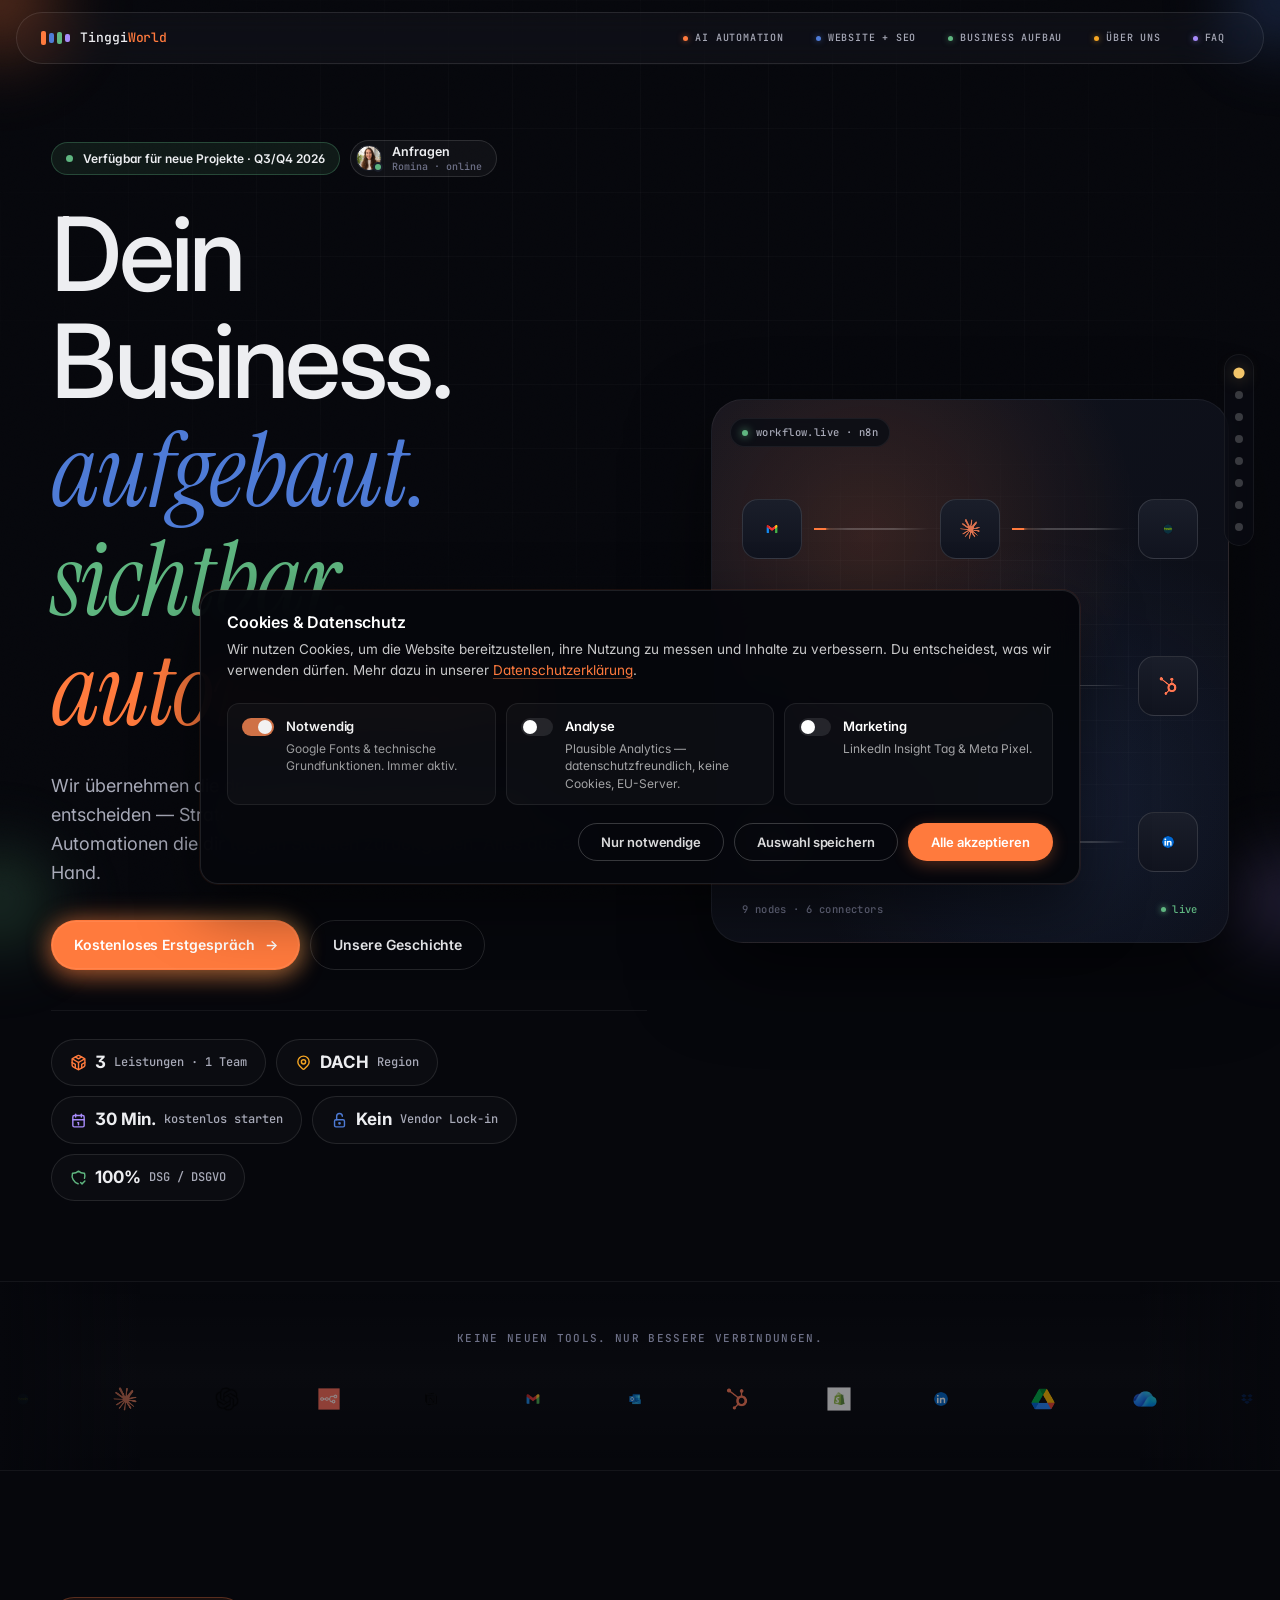
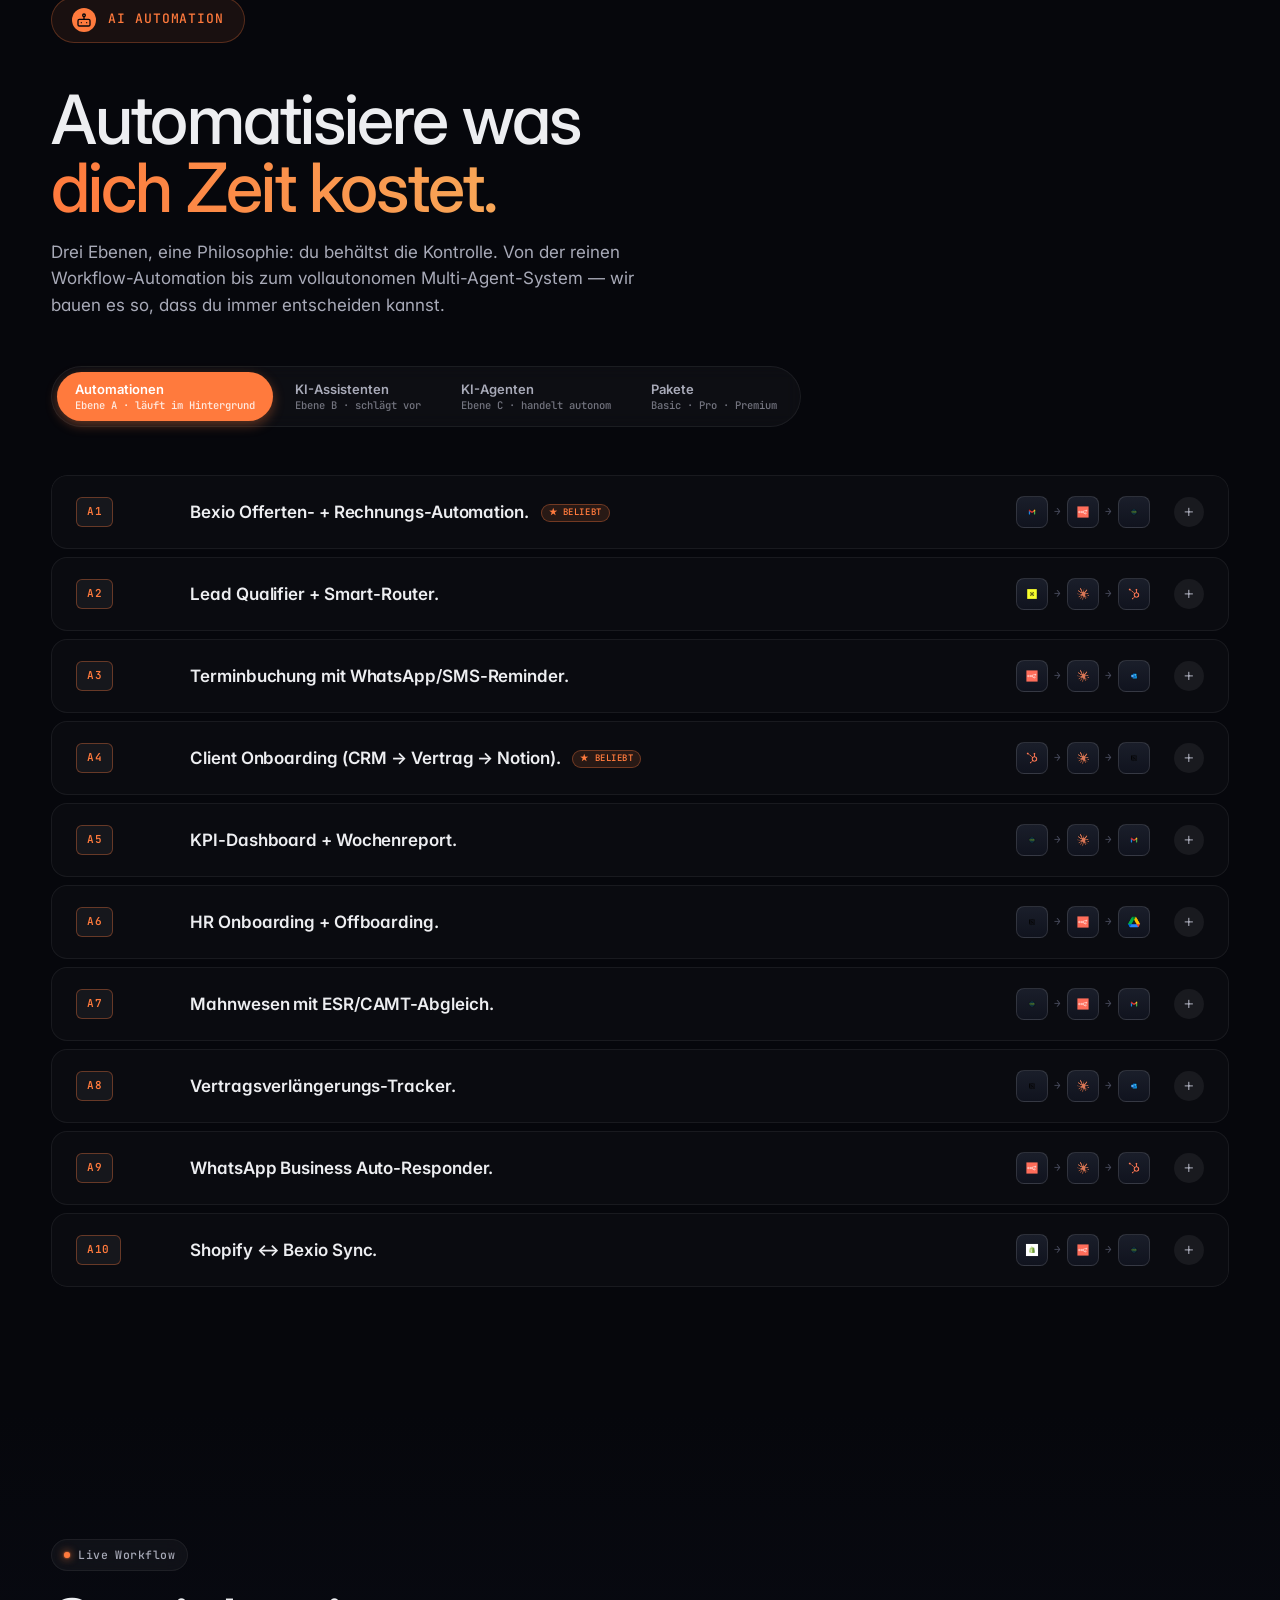
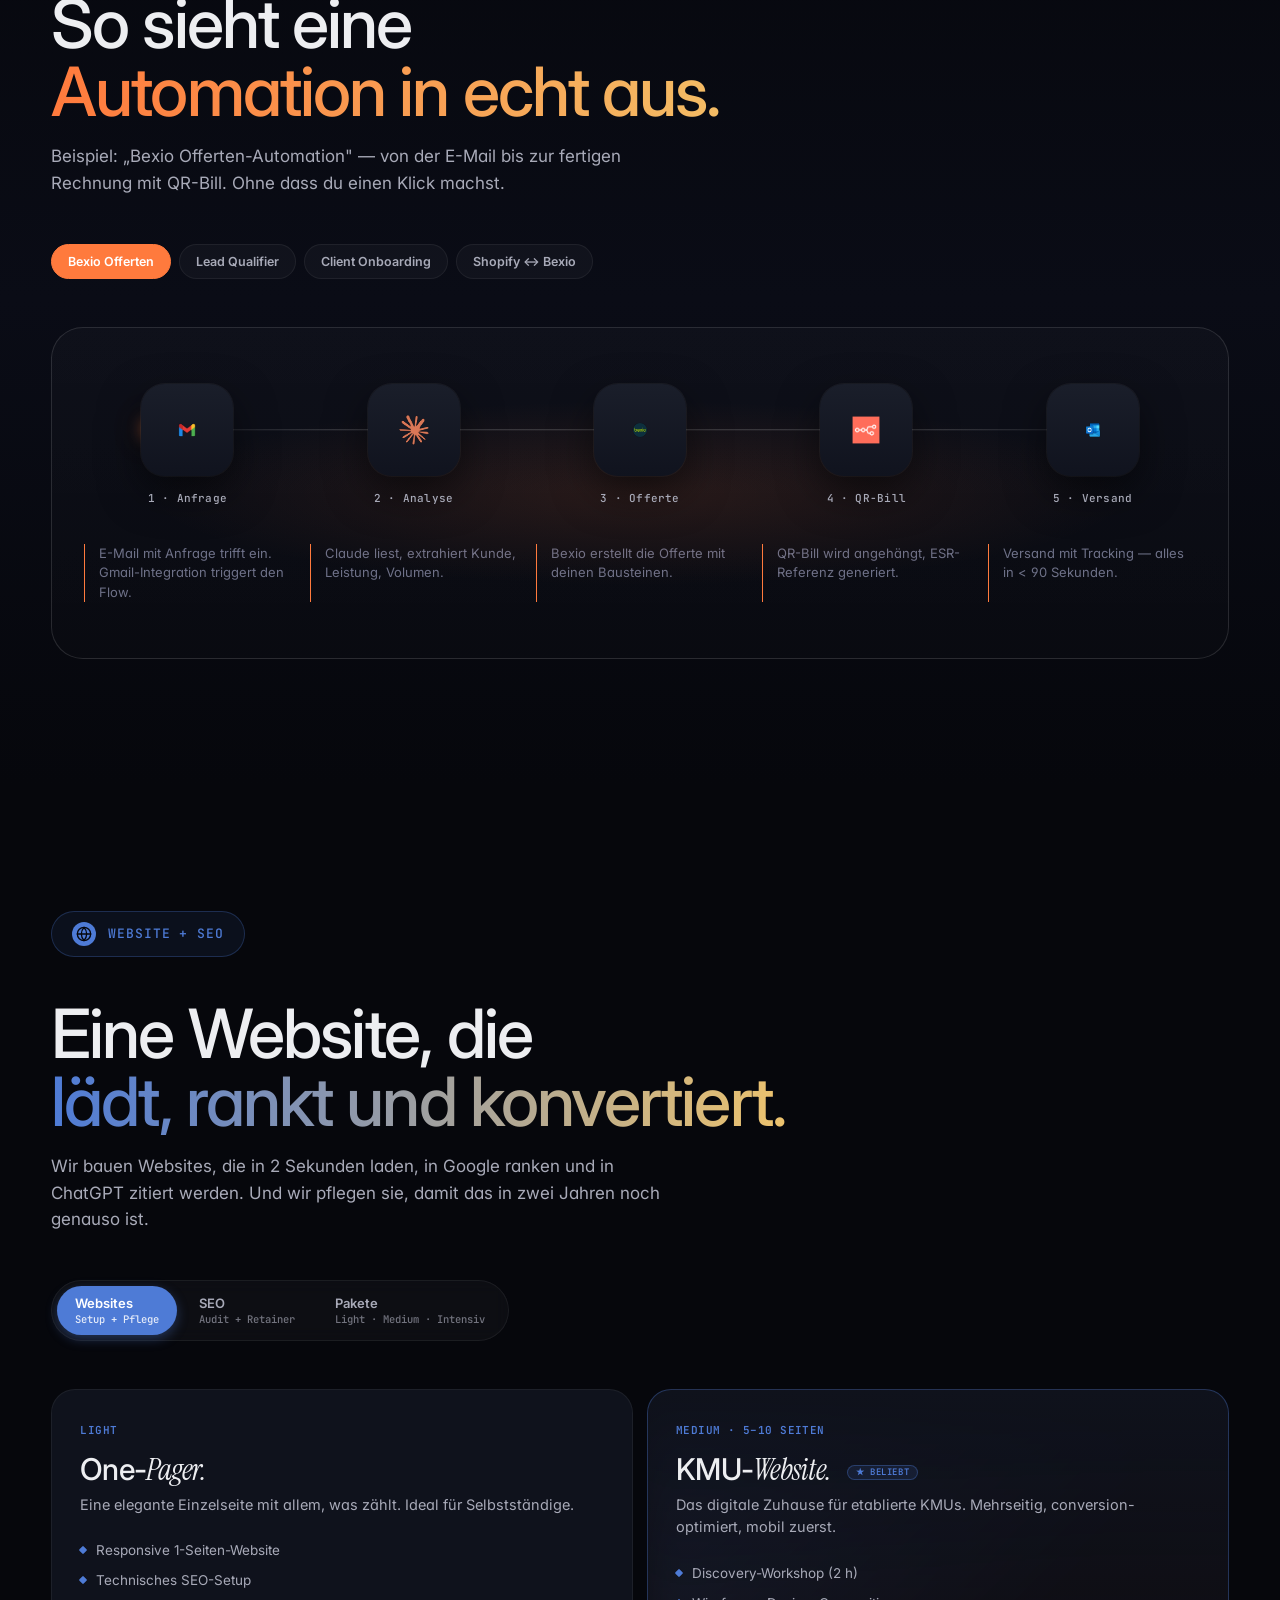
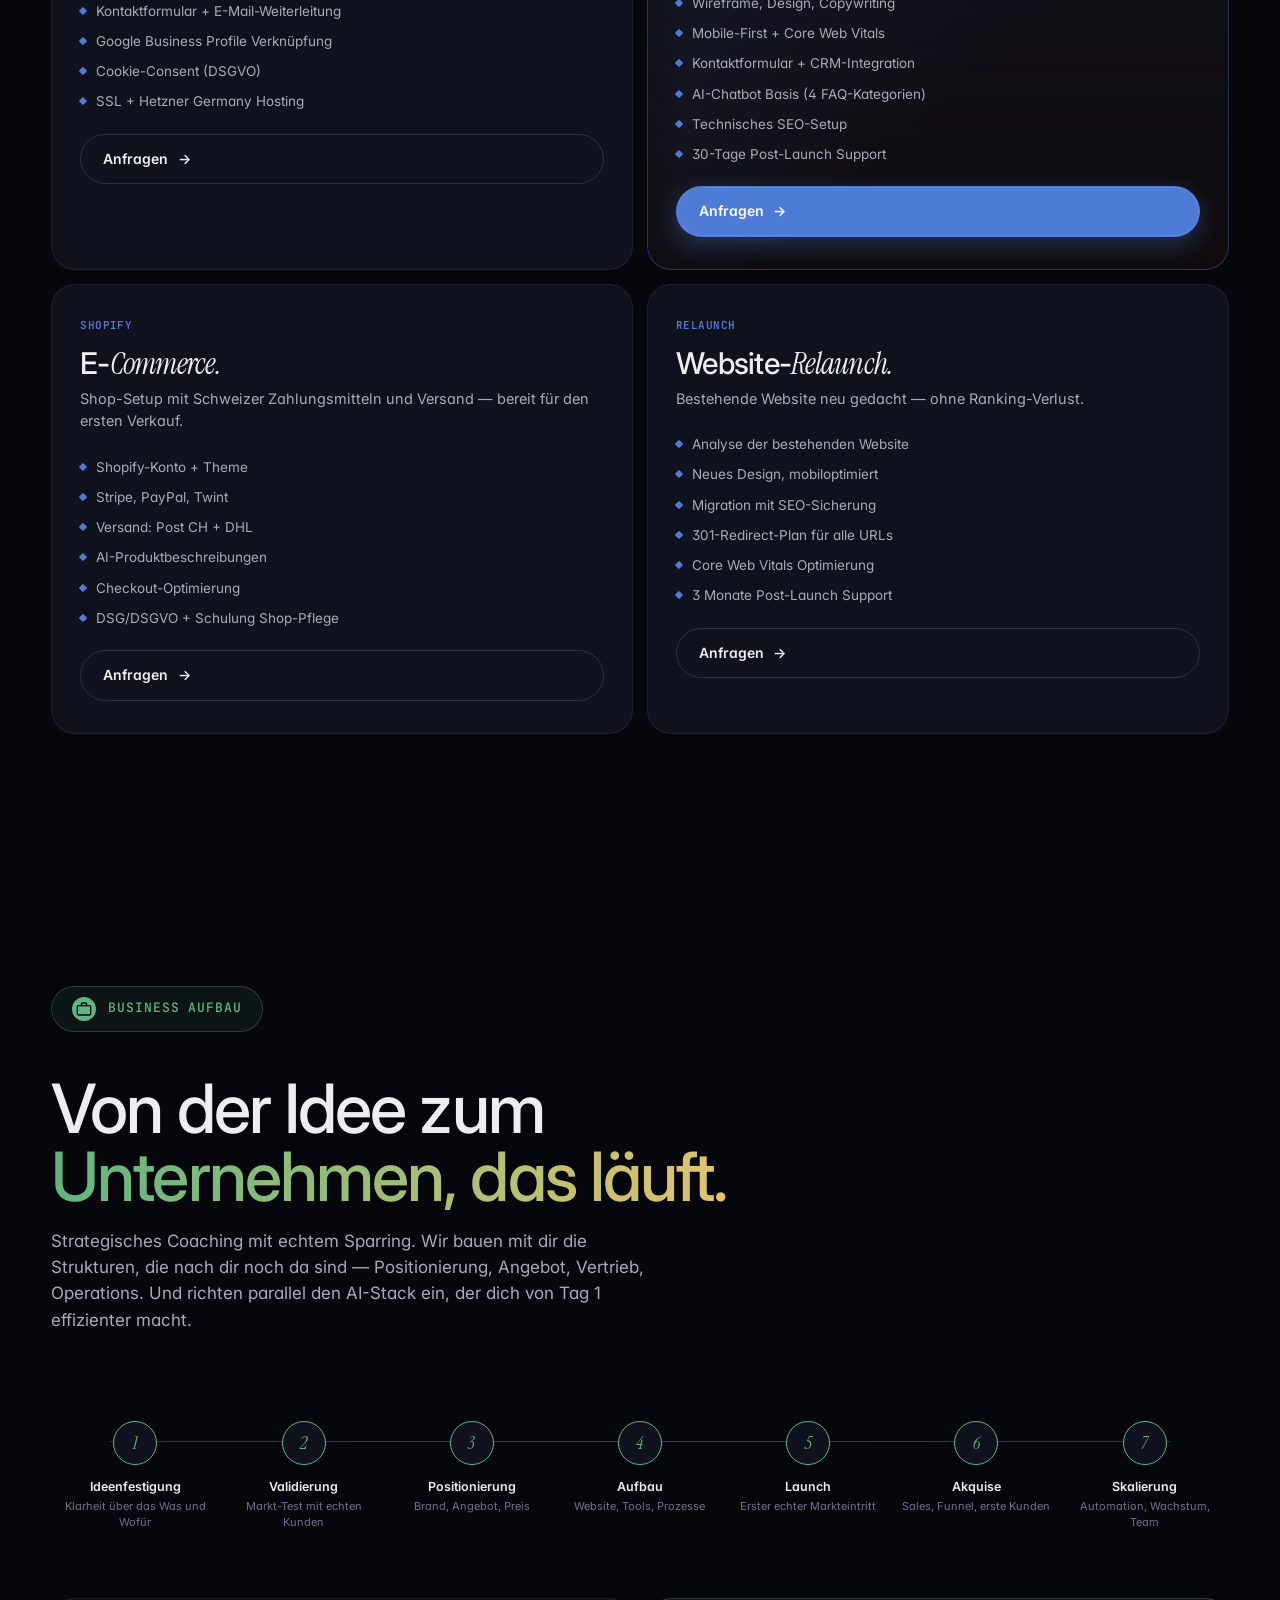
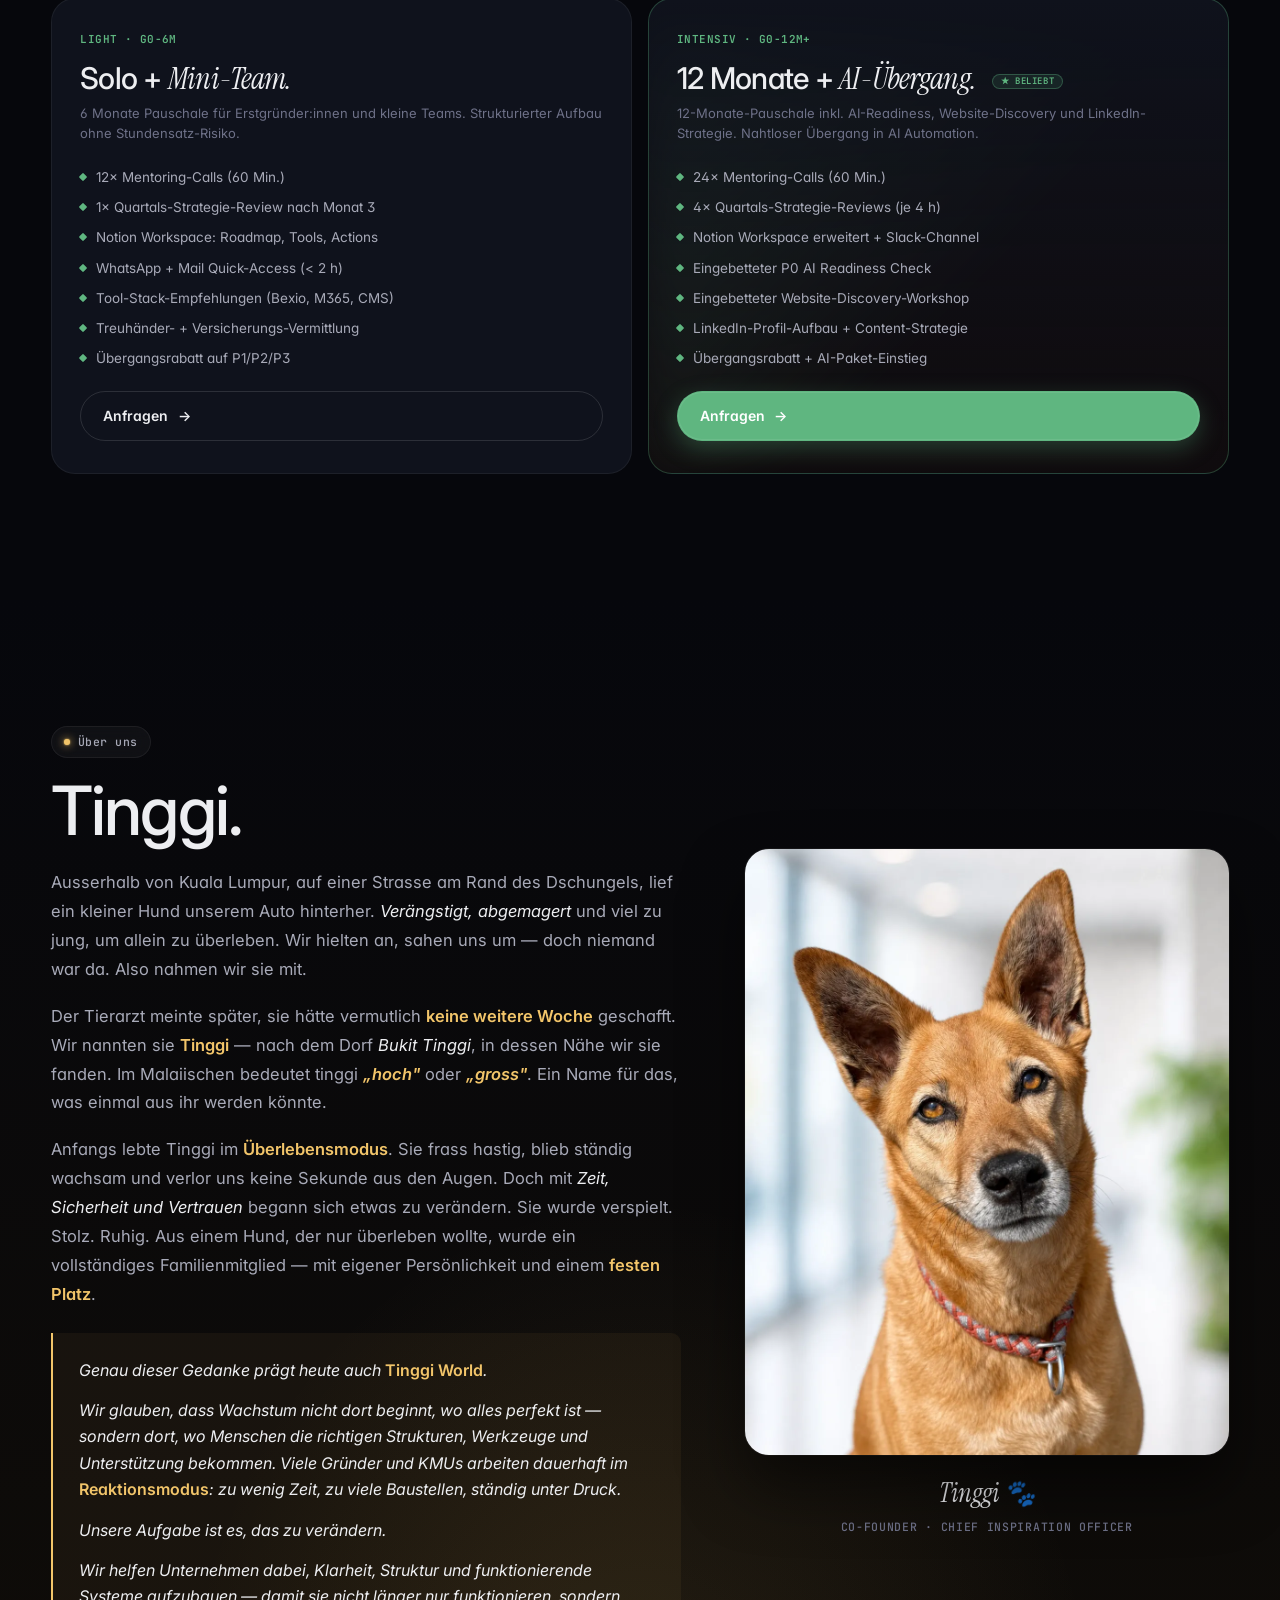
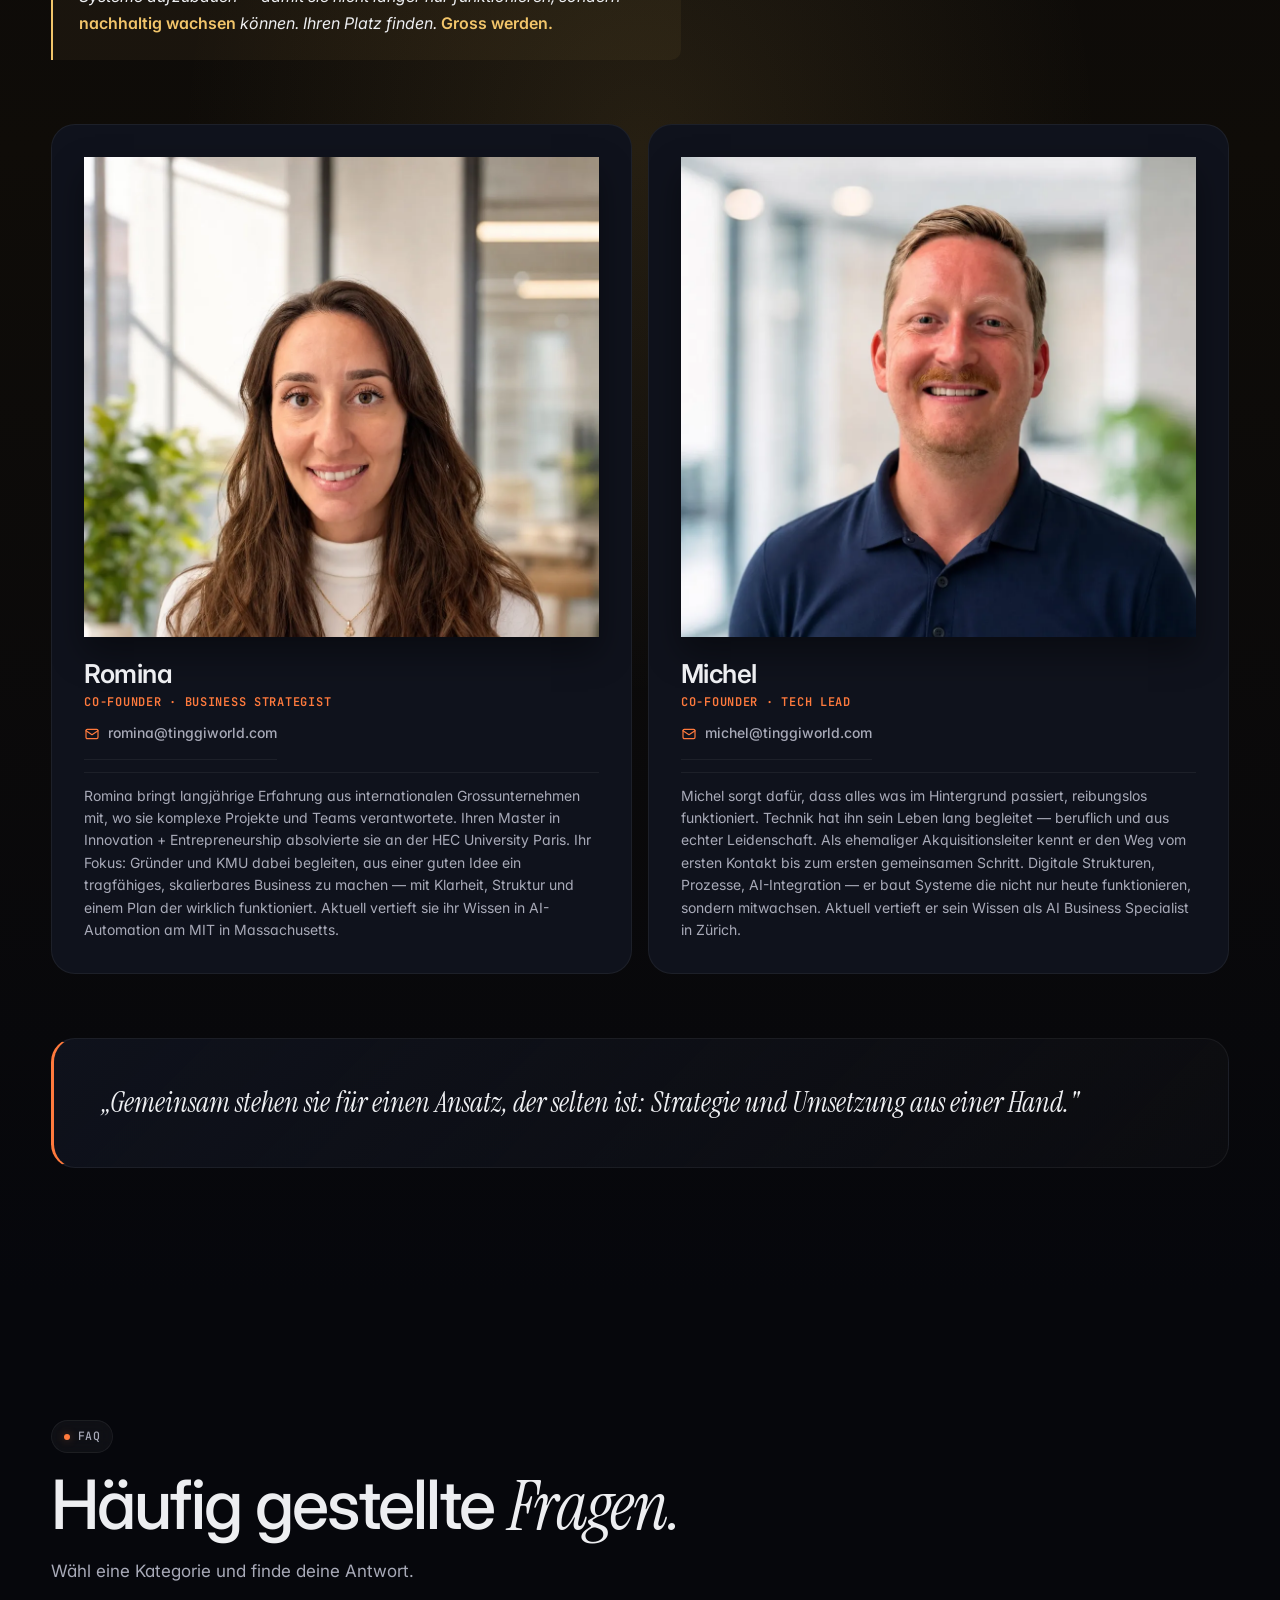
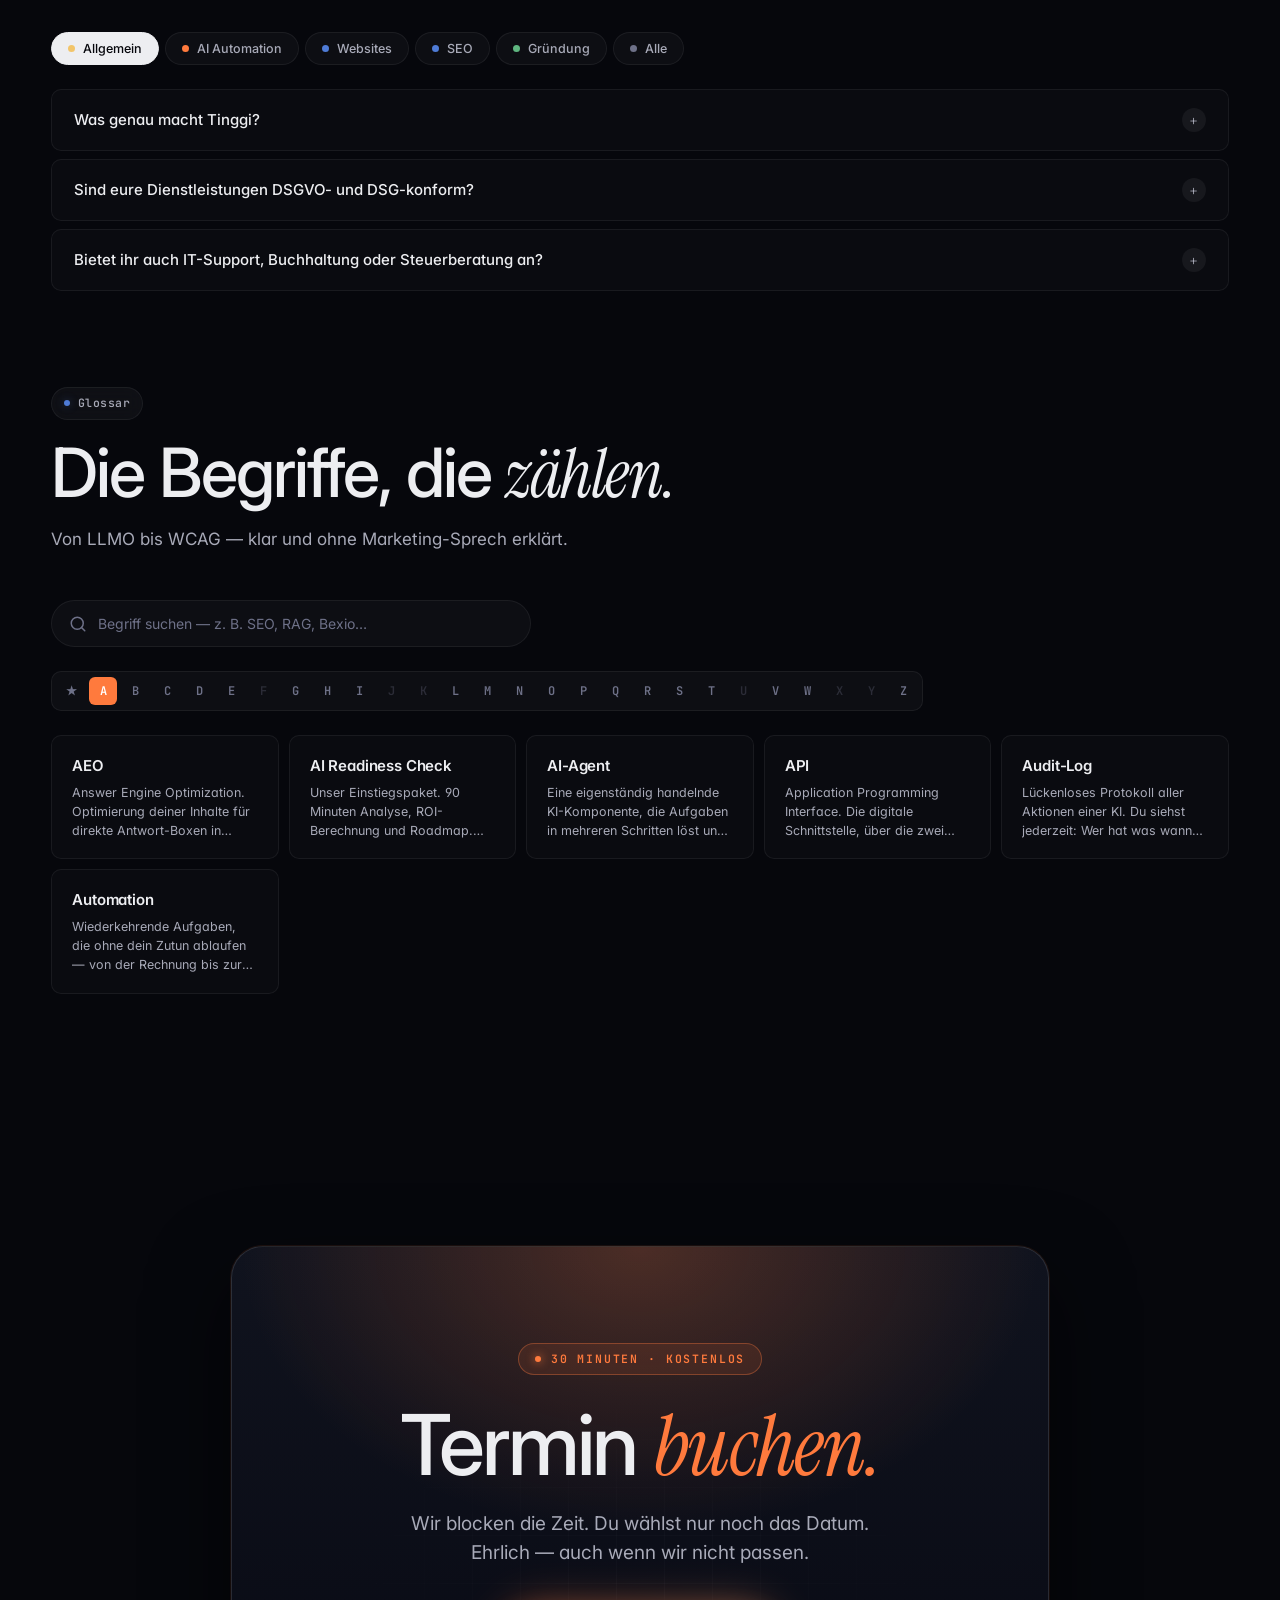
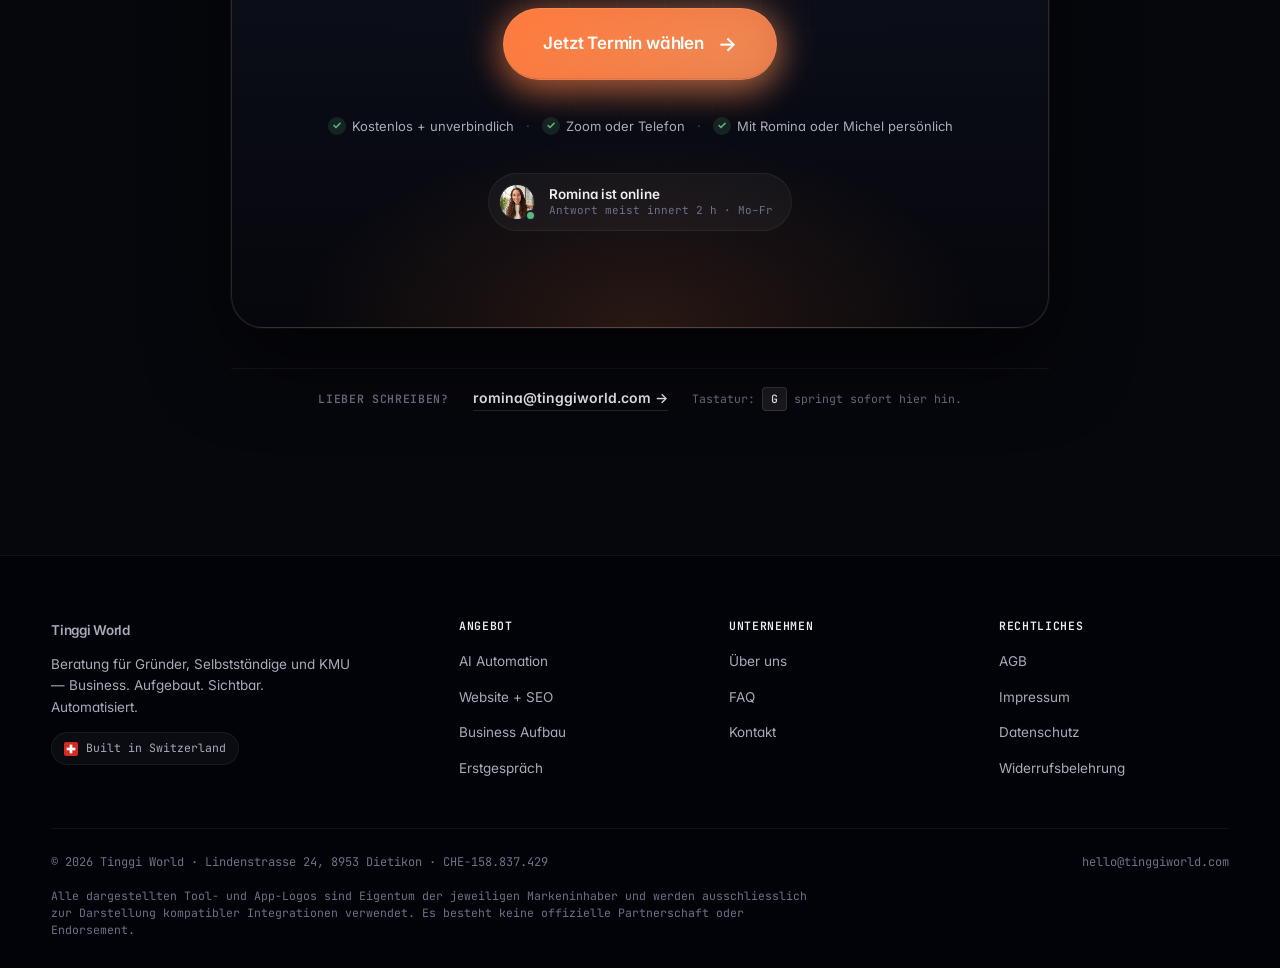
<file: index.html>
<!DOCTYPE html>
<html lang="de-CH">
<head>
<meta charset="UTF-8">
<meta name="viewport" content="width=device-width,initial-scale=1.0">
<title>Tinggi World — Business. Aufgebaut. Sichtbar. Automatisiert.</title>
<meta name="description" content="Schweizer Agentur für AI Automation, Website + SEO und Gründungsbegleitung. Wir bauen mit Gründern, Selbstständigen und KMU in der DACH-Region.">
<link rel="canonical" href="https://www.tinggiworld.com/">
<meta name="theme-color" content="#06070C">
<link rel="icon" type="image/svg+xml" href="favicon.svg">
<link rel="icon" type="image/png" sizes="32x32" href="favicon-32.png">
<link rel="icon" type="image/png" sizes="16x16" href="favicon-16.png">
<link rel="apple-touch-icon" sizes="180x180" href="apple-touch-icon.png">

<meta property="og:type" content="website">
<meta property="og:url" content="https://www.tinggiworld.com/">
<meta property="og:title" content="Tinggi World — Business. Aufgebaut. Sichtbar. Automatisiert.">
<meta property="og:description" content="Schweizer Agentur für AI Automation, Website + SEO und Gründungsbegleitung — für Gründer, Selbstständige und KMU in der DACH-Region.">
<meta property="og:image" content="https://www.tinggiworld.com/assets/img/og-image.png">
<meta property="og:image:width" content="1200">
<meta property="og:image:height" content="630">
<meta property="og:locale" content="de_CH">
<meta property="og:site_name" content="Tinggi World">

<meta name="twitter:card" content="summary_large_image">
<meta name="twitter:title" content="Tinggi World — Business. Aufgebaut. Sichtbar. Automatisiert.">
<meta name="twitter:description" content="Schweizer Agentur für AI Automation, Website + SEO und Gründungsbegleitung.">
<meta name="twitter:image" content="https://www.tinggiworld.com/assets/img/og-image.png">

<script type="application/ld+json">
{
  "@context": "https://schema.org",
  "@type": "Organization",
  "name": "Tinggi World",
  "url": "https://www.tinggiworld.com/",
  "logo": "https://www.tinggiworld.com/assets/img/tinggi_webp.webp",
  "email": "hello@tinggiworld.com",
  "founder": [
    {"@type": "Person", "name": "Romina Bolleter"},
    {"@type": "Person", "name": "Michel Schnider"}
  ],
  "foundingLocation": "Dietikon, Schweiz",
  "address": {
    "@type": "PostalAddress",
    "streetAddress": "Lindenstrasse 24",
    "postalCode": "8953",
    "addressLocality": "Dietikon",
    "addressRegion": "ZH",
    "addressCountry": "CH"
  },
  "identifier": "CHE-158.837.429",
  "areaServed": ["CH", "DE", "AT"],
  "knowsAbout": ["AI Automation", "Website-Entwicklung", "SEO", "Gründungsbegleitung", "LLMO", "GEO"]
}
</script>
<script type="application/ld+json">
{
  "@context": "https://schema.org",
  "@type": "ProfessionalService",
  "name": "Tinggi World",
  "image": "https://www.tinggiworld.com/assets/img/tinggi_webp.webp",
  "url": "https://www.tinggiworld.com/",
  "email": "hello@tinggiworld.com",
  "priceRange": "CHF",
  "address": {
    "@type": "PostalAddress",
    "streetAddress": "Lindenstrasse 24",
    "postalCode": "8953",
    "addressLocality": "Dietikon",
    "addressRegion": "ZH",
    "addressCountry": "CH"
  },
  "areaServed": [
    {"@type": "Country", "name": "Schweiz"},
    {"@type": "Country", "name": "Deutschland"},
    {"@type": "Country", "name": "Österreich"}
  ]
}
</script>

<!-- Google Fonts: nur per JS nach Cookie-Consent geladen (siehe script.js) -->
<link rel="stylesheet" href="styles.css?v=v04-2">
<style>
/* HARD-FORCE DARK FUTURE — overrides any cached CSS */
html,body{background:#06070C !important;color:#EDEEF1 !important}
body{position:relative;z-index:0}
main,footer{position:relative;z-index:10}
</style>

<!-- Privacy-friendly analytics by Plausible — wird nach Consent (Analyse) geladen -->
<script async src="https://plausible.io/js/pa-MJmjMK8x1ovVNPynp-o6t.js"></script>
<script>
  window.plausible=window.plausible||function(){(plausible.q=plausible.q||[]).push(arguments)},plausible.init=plausible.init||function(i){plausible.o=i||{}};
  plausible.init()
</script>

<!-- LinkedIn Insight Tag: ID hier eintragen (ersetze PARTNER_ID_HIER_EINTRAGEN) — wird nach Consent (Marketing) geladen -->
<script type="text/plain" data-cookie-consent="marketing">
  _linkedin_partner_id = "PARTNER_ID_HIER_EINTRAGEN";
  window._linkedin_data_partner_ids = (window._linkedin_data_partner_ids || []);
  window._linkedin_data_partner_ids.push(_linkedin_partner_id);
  (function(l){if(!l){window.lintrk=function(a,b){window.lintrk.q.push([a,b])};window.lintrk.q=[]}
    var s=document.getElementsByTagName("script")[0];var b=document.createElement("script");
    b.type="text/javascript";b.async=true;b.src="https://snap.licdn.com/li.lms-analytics/insight.min.js";
    s.parentNode.insertBefore(b,s)})(window.lintrk);
</script>

<!-- Meta Pixel: ID hier eintragen (ersetze PIXEL_ID_HIER_EINTRAGEN) — wird nach Consent (Marketing) geladen -->
<script type="text/plain" data-cookie-consent="marketing">
  !function(f,b,e,v,n,t,s)
  {if(f.fbq)return;n=f.fbq=function(){n.callMethod?n.callMethod.apply(n,arguments):n.queue.push(arguments)};
  if(!f._fbq)f._fbq=n;n.push=n;n.loaded=!0;n.version='2.0';n.queue=[];t=b.createElement(e);t.async=!0;
  t.src=v;s=b.getElementsByTagName(e)[0];s.parentNode.insertBefore(t,s)}(window,document,'script','https://connect.facebook.net/en_US/fbevents.js');
  fbq('init','PIXEL_ID_HIER_EINTRAGEN');
  fbq('track','PageView');
</script>
</head>
<body data-motion="subtle">

<!-- Background layers -->
<div class="bg-grid" aria-hidden="true"></div>
<div class="bg-corner bg-corner--tl" aria-hidden="true"></div>
<div class="bg-corner bg-corner--tr" aria-hidden="true"></div>
<div class="bg-corner bg-corner--bl" aria-hidden="true"></div>
<div class="bg-corner bg-corner--br" aria-hidden="true"></div>
<div class="bg-noise" aria-hidden="true"></div>

<!-- Scroll progress bar -->
<div class="scroll-progress" id="scrollProgress"></div>

<!-- Section indicator (right side) -->
<aside class="section-indicator" id="sectionIndicator" aria-label="Navigation">
  <a class="indicator-dot" data-target="hero" data-pillar="other" href="#hero"><span class="indicator-tooltip">Start</span></a>
  <a class="indicator-dot" data-target="ai" data-pillar="ai" href="#ai"><span class="indicator-tooltip">AI Automation</span></a>
  <a class="indicator-dot" data-target="demo" data-pillar="ai" href="#demo"><span class="indicator-tooltip">Workflow Demo</span></a>
  <a class="indicator-dot" data-target="web-seo" data-pillar="web" href="#web-seo"><span class="indicator-tooltip">Website + SEO</span></a>
  <a class="indicator-dot" data-target="coaching" data-pillar="coach" href="#coaching"><span class="indicator-tooltip">Business Aufbau</span></a>
  <a class="indicator-dot" data-target="tinggi" data-pillar="other" href="#tinggi"><span class="indicator-tooltip">Tinggi · Über uns</span></a>
  <a class="indicator-dot" data-target="faq" data-pillar="other" href="#faq"><span class="indicator-tooltip">FAQ + Glossar</span></a>
  <a class="indicator-dot" data-target="booking" data-pillar="other" href="#booking"><span class="indicator-tooltip">Erstgespräch</span></a>
</aside>

<!-- ========== NAV (Floating Pill) ========== -->
<nav class="nav" id="nav">
  <a href="#hero" class="nav-brand" aria-label="Tinggi World">
    <span class="token-stream" aria-hidden="true">
      <span class="ts-bar ts-1"></span>
      <span class="ts-bar ts-2"></span>
      <span class="ts-bar ts-3"></span>
      <span class="ts-bar ts-4"></span>
    </span>
    <span class="nav-brand-text">Tinggi<span class="nav-brand-accent"> World</span></span>
  </a>
  <div class="nav-links" id="navLinks">
    <a href="#ai" class="nav-link" data-pill="ai"><span class="nav-dot"></span>AI Automation</a>
    <a href="#web-seo" class="nav-link" data-pill="web"><span class="nav-dot"></span>Website + SEO</a>
    <a href="#coaching" class="nav-link" data-pill="coach"><span class="nav-dot"></span>Business Aufbau</a>
    <a href="#tinggi" class="nav-link" data-pill="about"><span class="nav-dot"></span>Über uns</a>
    <a href="#faq" class="nav-link" data-pill="faq"><span class="nav-dot"></span>FAQ</a>
  </div>
  <button class="nav-burger" id="navBurger" aria-label="Menü">
    <span></span><span></span><span></span>
  </button>
</nav>

<main>

<!-- ========== HERO ========== -->
<section class="section hero" id="hero">
  <div class="container">
    <div class="hero-grid">
      <div class="hero-copy">
        <div class="hero-actions reveal" data-d="1">
          <span class="hero-status">
            <span class="hero-status-dot"></span>
            Verfügbar für neue Projekte · Q3/Q4 2026
          </span>
          <a href="#booking" class="hero-presence">
            <span class="presence-avatar" style="background-image:url('assets/img/romina_webp.webp')">
              <span class="presence-status"></span>
            </span>
            <span class="hero-presence-text">
              <span class="presence-label">Anfragen</span>
              <span class="presence-sub">Romina · online</span>
            </span>
          </a>
        </div>
        <h1 class="reveal" data-d="2">
          <span class="row accent-1">Dein Business.</span>
          <span class="row"><span class="italic accent-2">aufgebaut.</span></span>
          <span class="row"><span class="italic accent-3">sichtbar.</span></span>
          <span class="row"><span class="italic accent-4">automatisiert.</span></span>
        </h1>
        <p class="hero-sub reveal" data-d="3">
          Wir übernehmen die drei Bausteine, die über deinen Erfolg entscheiden — Strategie, eine Website die Kunden bringt, und AI-Automationen die dir täglich Stunden zurückgeben. Alles aus einer Hand.
        </p>
        <div class="button-row reveal" data-d="4">
          <a href="#booking" class="btn btn-primary btn-glow">Kostenloses Erstgespräch <span class="arr">→</span></a>
          <a href="#tinggi" class="btn btn-outline">Unsere Geschichte</a>
        </div>

        <div class="hero-pills reveal" data-d="5">
          <span class="pill" data-i="ai">
            <svg class="pill-icon" width="17" height="17" viewBox="0 0 24 24" fill="none" stroke="currentColor" stroke-width="2" stroke-linecap="round" stroke-linejoin="round">
              <path d="M21 16V8a2 2 0 0 0 -1 -1.73l-7 -4a2 2 0 0 0 -2 0l-7 4A2 2 0 0 0 3 8v8a2 2 0 0 0 1 1.73l7 4a2 2 0 0 0 2 0l7 -4A2 2 0 0 0 21 16z"/>
              <path d="M7.5 4.21l4.5 2.6l4.5 -2.6"/>
              <path d="M7.5 19.79V14.6L3 12"/>
              <path d="M21 12l-4.5 2.6v5.19"/>
              <path d="M3.27 6.96L12 12.01l8.73 -5.05"/>
              <path d="M12 22.08V12"/>
            </svg>
            <span class="pill-num">3</span>
            <span class="pill-text">Leistungen · 1 Team</span>
          </span>

          <span class="pill" data-i="region">
            <svg class="pill-icon" width="17" height="17" viewBox="0 0 24 24" fill="none" stroke="currentColor" stroke-width="2" stroke-linecap="round" stroke-linejoin="round">
              <path d="M9 11a3 3 0 1 0 6 0a3 3 0 0 0 -6 0"/>
              <path d="M17.657 16.657l-4.243 4.243a2 2 0 0 1 -2.827 0l-4.244 -4.243a8 8 0 1 1 11.314 0z"/>
            </svg>
            <span class="pill-num">DACH</span>
            <span class="pill-text">Region</span>
          </span>

          <span class="pill" data-i="cal">
            <svg class="pill-icon" width="17" height="17" viewBox="0 0 24 24" fill="none" stroke="currentColor" stroke-width="2" stroke-linecap="round" stroke-linejoin="round">
              <path d="M4 5m0 2a2 2 0 0 1 2 -2h12a2 2 0 0 1 2 2v12a2 2 0 0 1 -2 2h-12a2 2 0 0 1 -2 -2z"/>
              <path d="M16 3v4"/>
              <path d="M8 3v4"/>
              <path d="M4 11h16"/>
              <path d="M11 15h1"/>
              <path d="M12 15v3"/>
            </svg>
            <span class="pill-num">30 Min.</span>
            <span class="pill-text">kostenlos starten</span>
          </span>

          <span class="pill" data-i="lock">
            <svg class="pill-icon" width="17" height="17" viewBox="0 0 24 24" fill="none" stroke="currentColor" stroke-width="2" stroke-linecap="round" stroke-linejoin="round">
              <path d="M5 11m0 2a2 2 0 0 1 2 -2h10a2 2 0 0 1 2 2v6a2 2 0 0 1 -2 2h-10a2 2 0 0 1 -2 -2z"/>
              <path d="M11 16a1 1 0 1 0 2 0a1 1 0 0 0 -2 0"/>
              <path d="M8 11v-5a4 4 0 0 1 8 0"/>
            </svg>
            <span class="pill-num">Kein</span>
            <span class="pill-text">Vendor Lock-in</span>
          </span>

          <span class="pill" data-i="shield">
            <svg class="pill-icon" width="17" height="17" viewBox="0 0 24 24" fill="none" stroke="currentColor" stroke-width="2" stroke-linecap="round" stroke-linejoin="round">
              <path d="M11.46 20.846a12 12 0 0 1 -7.96 -14.846a12 12 0 0 0 8.5 -3a12 12 0 0 0 8.5 3a12 12 0 0 1 -.09 7.06"/>
              <path d="M15 19l2 2l4 -4"/>
            </svg>
            <span class="pill-num">100%</span>
            <span class="pill-text">DSG / DSGVO</span>
          </span>
        </div>
      </div>

      <div class="hero-visual reveal" data-d="3">
        <div class="hero-canvas">
          <div class="hero-canvas-label">
            <span class="dot"></span>
            workflow.live · n8n
          </div>
          <div class="workflow-stage">
            <div class="workflow-row">
              <div class="workflow-node"><img src="assets/logos/gmail.svg" alt="Gmail" loading="lazy"></div>
              <div class="workflow-line"></div>
              <div class="workflow-node"><img src="assets/logos/claude.svg" alt="Claude" loading="lazy"></div>
              <div class="workflow-line"></div>
              <div class="workflow-node"><img src="assets/logos/bexio.svg" alt="Bexio" loading="lazy"></div>
            </div>
            <div class="workflow-row">
              <div class="workflow-node"><img src="assets/logos/notion.svg" alt="Notion" loading="lazy"></div>
              <div class="workflow-line"></div>
              <div class="workflow-node"><img src="assets/logos/n8n.svg" alt="n8n" loading="lazy"></div>
              <div class="workflow-line"></div>
              <div class="workflow-node"><img src="assets/logos/hubspot.svg" alt="HubSpot" loading="lazy"></div>
            </div>
            <div class="workflow-row">
              <div class="workflow-node"><img src="assets/logos/shopify.svg" alt="Shopify" loading="lazy"></div>
              <div class="workflow-line"></div>
              <div class="workflow-node"><img src="assets/logos/chatgpt.svg" alt="ChatGPT" loading="lazy"></div>
              <div class="workflow-line"></div>
              <div class="workflow-node"><img src="assets/logos/linkedin.svg" alt="LinkedIn" loading="lazy"></div>
            </div>
          </div>
          <div class="workflow-caption">
            <span>9 nodes · 6 connectors</span>
            <span class="live">live</span>
          </div>
        </div>
      </div>
    </div>
  </div>
</section>

<!-- ========== LOGO MARQUEE ========== -->
<section class="marquee" aria-label="Integrationen">
  <div class="marquee-label">Keine neuen Tools. Nur bessere Verbindungen.</div>
  <div class="marquee-track" id="marqueeTrack">
    <span class="marquee-item"><img src="assets/logos/bexio.svg" alt="Bexio"><span class="marquee-tooltip">Bexio</span></span>
    <span class="marquee-item"><img src="assets/logos/claude.svg" alt="Claude"><span class="marquee-tooltip">Claude</span></span>
    <span class="marquee-item"><img src="assets/logos/chatgpt.svg" alt="ChatGPT"><span class="marquee-tooltip">ChatGPT</span></span>
    <span class="marquee-item"><img src="assets/logos/n8n.svg" alt="n8n"><span class="marquee-tooltip">n8n</span></span>
    <span class="marquee-item"><img src="assets/logos/notion.svg" alt="Notion"><span class="marquee-tooltip">Notion</span></span>
    <span class="marquee-item"><img src="assets/logos/gmail.svg" alt="Gmail"><span class="marquee-tooltip">Gmail</span></span>
    <span class="marquee-item"><img src="assets/logos/outlook.svg" alt="Outlook"><span class="marquee-tooltip">Outlook</span></span>
    <span class="marquee-item"><img src="assets/logos/hubspot.svg" alt="HubSpot"><span class="marquee-tooltip">HubSpot</span></span>
    <span class="marquee-item"><img src="assets/logos/shopify.svg" alt="Shopify"><span class="marquee-tooltip">Shopify</span></span>
    <span class="marquee-item"><img src="assets/logos/linkedin.svg" alt="LinkedIn"><span class="marquee-tooltip">LinkedIn</span></span>
    <span class="marquee-item"><img src="assets/logos/googledrive.svg" alt="Google Drive"><span class="marquee-tooltip">Google Drive</span></span>
    <span class="marquee-item"><img src="assets/logos/onedrive.svg" alt="OneDrive"><span class="marquee-tooltip">OneDrive</span></span>
    <span class="marquee-item"><img src="assets/logos/dropbox.svg" alt="Dropbox"><span class="marquee-tooltip">Dropbox</span></span>
    <span class="marquee-item"><img src="assets/logos/gemini.svg" alt="Gemini"><span class="marquee-tooltip">Gemini</span></span>
    <span class="marquee-item"><img src="assets/logos/perplexity.svg" alt="Perplexity"><span class="marquee-tooltip">Perplexity</span></span>
    <span class="marquee-item"><img src="assets/logos/cursor.svg" alt="Cursor"><span class="marquee-tooltip">Cursor</span></span>
    <span class="marquee-item"><img src="assets/logos/notebooklm.svg" alt="NotebookLM"><span class="marquee-tooltip">NotebookLM</span></span>
    <span class="marquee-item"><img src="assets/logos/apollo.svg" alt="Apollo"><span class="marquee-tooltip">Apollo</span></span>
    <span class="marquee-item"><img src="assets/logos/apify.svg" alt="Apify"><span class="marquee-tooltip">Apify</span></span>
    <span class="marquee-item"><img src="assets/logos/clay.svg" alt="Clay"><span class="marquee-tooltip">Clay</span></span>
    <span class="marquee-item"><img src="assets/logos/manus.svg" alt="Manus"><span class="marquee-tooltip">Manus</span></span>
    <span class="marquee-item"><img src="assets/logos/higgsfield.svg" alt="Higgsfield"><span class="marquee-tooltip">Higgsfield</span></span>
  </div>
</section>

<!-- ========== AI AUTOMATION (Säule 1 — Terracotta) ========== -->
<section class="section sec--ai" id="ai">
  <div class="container">
    <div class="pillar-band reveal">
      <span class="pillar-num"><svg xmlns="http://www.w3.org/2000/svg" width="16" height="16" viewBox="0 0 24 24" fill="none" stroke="currentColor" stroke-width="2" stroke-linecap="round" stroke-linejoin="round"><rect x="3" y="11" width="18" height="10" rx="2"/><circle cx="12" cy="5" r="2"/><path d="M12 7v4"/><line x1="8" y1="16" x2="8" y2="16"/><line x1="16" y1="16" x2="16" y2="16"/></svg></span>
      <span class="pillar-name">AI Automation</span>
    </div>

    <div class="section-lead reveal" data-d="2">
      <h2>Automatisiere was<br><span class="accent-line">dich Zeit kostet.</span></h2>
      <p>Drei Ebenen, eine Philosophie: du behältst die Kontrolle. Von der reinen Workflow-Automation bis zum vollautonomen Multi-Agent-System — wir bauen es so, dass du immer entscheiden kannst.</p>
    </div>

    <div class="tabs reveal" data-d="3" role="tablist" aria-label="AI Automation — Ebenen" id="aiTabs">
      <button class="tab" role="tab" id="aiTab-autos"  aria-selected="true"  aria-controls="aiPanel-autos"  tabindex="0"  data-panel="autos">
        <span>Automationen</span><span class="tab-sub">Ebene A · läuft im Hintergrund</span>
      </button>
      <button class="tab" role="tab" id="aiTab-assist" aria-selected="false" aria-controls="aiPanel-assist" tabindex="-1" data-panel="assist">
        <span>KI-Assistenten</span><span class="tab-sub">Ebene B · schlägt vor</span>
      </button>
      <button class="tab" role="tab" id="aiTab-agents" aria-selected="false" aria-controls="aiPanel-agents" tabindex="-1" data-panel="agents">
        <span>KI-Agenten</span><span class="tab-sub">Ebene C · handelt autonom</span>
      </button>
      <button class="tab" role="tab" id="aiTab-pakete" aria-selected="false" aria-controls="aiPanel-pakete" tabindex="-1" data-panel="pakete">
        <span>Pakete</span><span class="tab-sub">Basic · Pro · Premium</span>
      </button>
    </div>

    <!-- TAB A — AUTOMATIONEN -->
    <div class="tab-panel active reveal" data-d="4" data-name="autos" id="aiPanel-autos" role="tabpanel" aria-labelledby="aiTab-autos" tabindex="0">
      <div class="auto-list">

        <article class="auto-row featured" data-open="false">
          <div class="auto-head">
            <span class="auto-tag">A1</span>
            <div class="auto-title">Bexio Offerten- + Rechnungs-Automation. <span class="auto-badge">★ Beliebt</span></div>
            <div class="auto-flow">
              <span class="auto-flow-node"><img src="assets/logos/gmail.svg" alt=""></span><span class="auto-flow-arr">→</span>
              <span class="auto-flow-node"><img src="assets/logos/n8n.svg" alt=""></span><span class="auto-flow-arr">→</span>
              <span class="auto-flow-node"><img src="assets/logos/bexio.svg" alt=""></span>
            </div>
            <span class="auto-expand" aria-label="Details"></span>
          </div>
          <div class="auto-body"><div class="auto-body-inner">
            <p class="auto-desc">Schweizer Klassiker: Offerte raus, Rechnung mit QR-Bill, ESR-Abgleich, 3-Stufen-Mahnung — alles im Schlaf.</p>
            <ul class="auto-bullets">
              <li>Offerten-Versand automatisiert</li>
              <li>QR-Bill + ESR-Abgleich</li>
              <li>3-stufiges Mahnwesen</li>
              <li>Kein manuelles Nachfassen</li>
            </ul>
            <div class="auto-cta-row" style="grid-column:1/-1"><a href="#booking" class="btn btn-primary">Jetzt anfragen <span class="arr">→</span></a></div>
          </div></div>
        </article>

        <article class="auto-row" data-open="false">
          <div class="auto-head">
            <span class="auto-tag">A2</span>
            <div class="auto-title">Lead Qualifier + Smart-Router.</div>
            <div class="auto-flow">
              <span class="auto-flow-node"><img src="assets/logos/apollo.svg" alt=""></span><span class="auto-flow-arr">→</span>
              <span class="auto-flow-node"><img src="assets/logos/claude.svg" alt=""></span><span class="auto-flow-arr">→</span>
              <span class="auto-flow-node"><img src="assets/logos/hubspot.svg" alt=""></span>
            </div>
            <span class="auto-expand"></span>
          </div>
          <div class="auto-body"><div class="auto-body-inner">
            <p class="auto-desc">Jeder neue Lead wird automatisch bewertet, sortiert und an die richtige Person weitergegeben — mit 24h-Aufgabe im CRM.</p>
            <ul class="auto-bullets">
              <li>Automatische Lead-Bewertung</li>
              <li>Zuweisung ans richtige Team</li>
              <li>24h-Aufgabe im CRM</li>
              <li>Kein Lead geht vergessen</li>
            </ul>
            <div class="auto-cta-row" style="grid-column:1/-1"><a href="#booking" class="btn btn-primary">Jetzt anfragen <span class="arr">→</span></a></div>
          </div></div>
        </article>

        <article class="auto-row" data-open="false">
          <div class="auto-head">
            <span class="auto-tag">A3</span>
            <div class="auto-title">Terminbuchung mit WhatsApp/SMS-Reminder.</div>
            <div class="auto-flow">
              <span class="auto-flow-node"><img src="assets/logos/n8n.svg" alt=""></span><span class="auto-flow-arr">→</span>
              <span class="auto-flow-node"><img src="assets/logos/claude.svg" alt=""></span><span class="auto-flow-arr">→</span>
              <span class="auto-flow-node"><img src="assets/logos/outlook.svg" alt=""></span>
            </div>
            <span class="auto-expand"></span>
          </div>
          <div class="auto-body"><div class="auto-body-inner">
            <p class="auto-desc">Online-Termine via Cal.com mit automatischer Bestätigung, 24h- und 2h-Reminder via WhatsApp oder SMS.</p>
            <ul class="auto-bullets">
              <li>Cal.com Integration</li>
              <li>Bestätigung automatisch</li>
              <li>24h + 2h Reminder</li>
              <li>Cancel-Quote sinkt</li>
            </ul>
            <div class="auto-cta-row" style="grid-column:1/-1"><a href="#booking" class="btn btn-primary">Jetzt anfragen <span class="arr">→</span></a></div>
          </div></div>
        </article>

        <article class="auto-row featured" data-open="false">
          <div class="auto-head">
            <span class="auto-tag">A4</span>
            <div class="auto-title">Client Onboarding (CRM → Vertrag → Notion). <span class="auto-badge">★ Beliebt</span></div>
            <div class="auto-flow">
              <span class="auto-flow-node"><img src="assets/logos/hubspot.svg" alt=""></span><span class="auto-flow-arr">→</span>
              <span class="auto-flow-node"><img src="assets/logos/claude.svg" alt=""></span><span class="auto-flow-arr">→</span>
              <span class="auto-flow-node"><img src="assets/logos/notion.svg" alt=""></span>
            </div>
            <span class="auto-expand"></span>
          </div>
          <div class="auto-body"><div class="auto-body-inner">
            <p class="auto-desc">Aus „Kunde gewonnen" wird automatisch: Vertrag erstellen, signieren lassen, Notion-Projekt anlegen, Kickoff buchen, Welcome-Mail raus.</p>
            <ul class="auto-bullets">
              <li>Vertrag automatisch erstellt</li>
              <li>Digitale Signatur integriert</li>
              <li>Notion-Projekt angelegt</li>
              <li>Kickoff + Welcome-Mail raus</li>
            </ul>
            <div class="auto-cta-row" style="grid-column:1/-1"><a href="#booking" class="btn btn-primary">Jetzt anfragen <span class="arr">→</span></a></div>
          </div></div>
        </article>

        <article class="auto-row" data-open="false">
          <div class="auto-head">
            <span class="auto-tag">A5</span>
            <div class="auto-title">KPI-Dashboard + Wochenreport.</div>
            <div class="auto-flow">
              <span class="auto-flow-node"><img src="assets/logos/bexio.svg" alt=""></span><span class="auto-flow-arr">→</span>
              <span class="auto-flow-node"><img src="assets/logos/claude.svg" alt=""></span><span class="auto-flow-arr">→</span>
              <span class="auto-flow-node"><img src="assets/logos/gmail.svg" alt=""></span>
            </div>
            <span class="auto-expand"></span>
          </div>
          <div class="auto-body"><div class="auto-body-inner">
            <p class="auto-desc">Montagmorgen liegt der Report im Posteingang: Umsatz, offene Posten, Pipeline, Web-Traffic, Social — alles auf einer Seite.</p>
            <ul class="auto-bullets">
              <li>Automatischer Wochenreport</li>
              <li>Umsatz, Pipeline, Traffic</li>
              <li>Direkt im Posteingang</li>
              <li>Kein manuelles Zusammensuchen</li>
            </ul>
            <div class="auto-cta-row" style="grid-column:1/-1"><a href="#booking" class="btn btn-primary">Jetzt anfragen <span class="arr">→</span></a></div>
          </div></div>
        </article>

        <article class="auto-row" data-open="false">
          <div class="auto-head">
            <span class="auto-tag">A6</span>
            <div class="auto-title">HR Onboarding + Offboarding.</div>
            <div class="auto-flow">
              <span class="auto-flow-node"><img src="assets/logos/notion.svg" alt=""></span><span class="auto-flow-arr">→</span>
              <span class="auto-flow-node"><img src="assets/logos/n8n.svg" alt=""></span><span class="auto-flow-arr">→</span>
              <span class="auto-flow-node"><img src="assets/logos/googledrive.svg" alt=""></span>
            </div>
            <span class="auto-expand"></span>
          </div>
          <div class="auto-body"><div class="auto-body-inner">
            <p class="auto-desc">Neuer Mitarbeitender: Account, Lizenzen, Gruppen, Onboarding-Checkliste, Welcome-Mail. Austritt: alles wieder rückwärts.</p>
            <ul class="auto-bullets">
              <li>Account + Lizenzen automatisch</li>
              <li>Onboarding-Checkliste</li>
              <li>Offboarding vollständig geregelt</li>
              <li>DSGVO-konform</li>
            </ul>
            <div class="auto-cta-row" style="grid-column:1/-1"><a href="#booking" class="btn btn-primary">Jetzt anfragen <span class="arr">→</span></a></div>
          </div></div>
        </article>

        <article class="auto-row" data-open="false">
          <div class="auto-head">
            <span class="auto-tag">A7</span>
            <div class="auto-title">Mahnwesen mit ESR/CAMT-Abgleich.</div>
            <div class="auto-flow">
              <span class="auto-flow-node"><img src="assets/logos/bexio.svg" alt=""></span><span class="auto-flow-arr">→</span>
              <span class="auto-flow-node"><img src="assets/logos/n8n.svg" alt=""></span><span class="auto-flow-arr">→</span>
              <span class="auto-flow-node"><img src="assets/logos/gmail.svg" alt=""></span>
            </div>
            <span class="auto-expand"></span>
          </div>
          <div class="auto-body"><div class="auto-body-inner">
            <p class="auto-desc">Tägliche Prüfung offener Posten, dreistufiges Mahnwesen, ESR/CAMT.054-Abgleich, Eskalation vor eSchKG-Schwelle.</p>
            <ul class="auto-bullets">
              <li>Tägliche Prüfung offener Posten</li>
              <li>3-stufiges Mahnwesen</li>
              <li>ESR/CAMT.054-Abgleich</li>
              <li>Eskalation vor eSchKG-Schwelle</li>
            </ul>
            <div class="auto-cta-row" style="grid-column:1/-1"><a href="#booking" class="btn btn-primary">Jetzt anfragen <span class="arr">→</span></a></div>
          </div></div>
        </article>

        <article class="auto-row" data-open="false">
          <div class="auto-head">
            <span class="auto-tag">A8</span>
            <div class="auto-title">Vertragsverlängerungs-Tracker.</div>
            <div class="auto-flow">
              <span class="auto-flow-node"><img src="assets/logos/notion.svg" alt=""></span><span class="auto-flow-arr">→</span>
              <span class="auto-flow-node"><img src="assets/logos/claude.svg" alt=""></span><span class="auto-flow-arr">→</span>
              <span class="auto-flow-node"><img src="assets/logos/outlook.svg" alt=""></span>
            </div>
            <span class="auto-expand"></span>
          </div>
          <div class="auto-body"><div class="auto-body-inner">
            <p class="auto-desc">Alle Kunden-, Lieferanten- und Lizenzverträge an einem Ort. Reminder 90/60/30 Tage vor Ablauf.</p>
            <ul class="auto-bullets">
              <li>Alle Verträge zentral erfasst</li>
              <li>Reminder 90 / 60 / 30 Tage</li>
              <li>Verantwortliche direkt benachrichtigt</li>
              <li>Kein Vertrag läuft unbemerkt ab</li>
            </ul>
            <div class="auto-cta-row" style="grid-column:1/-1"><a href="#booking" class="btn btn-primary">Jetzt anfragen <span class="arr">→</span></a></div>
          </div></div>
        </article>

        <article class="auto-row" data-open="false">
          <div class="auto-head">
            <span class="auto-tag">A9</span>
            <div class="auto-title">WhatsApp Business Auto-Responder.</div>
            <div class="auto-flow">
              <span class="auto-flow-node"><img src="assets/logos/n8n.svg" alt=""></span><span class="auto-flow-arr">→</span>
              <span class="auto-flow-node"><img src="assets/logos/claude.svg" alt=""></span><span class="auto-flow-arr">→</span>
              <span class="auto-flow-node"><img src="assets/logos/hubspot.svg" alt=""></span>
            </div>
            <span class="auto-expand"></span>
          </div>
          <div class="auto-body"><div class="auto-body-inner">
            <p class="auto-desc">Standardanfragen auf WhatsApp werden automatisch beantwortet — komplexe Fälle gehen direkt an dich.</p>
            <ul class="auto-bullets">
              <li>Öffnungszeiten, Adresse, Preisliste</li>
              <li>Termin-Link automatisch</li>
              <li>Komplexe Fälle eskaliert</li>
              <li>24/7 erreichbar</li>
            </ul>
            <div class="auto-cta-row" style="grid-column:1/-1"><a href="#booking" class="btn btn-primary">Jetzt anfragen <span class="arr">→</span></a></div>
          </div></div>
        </article>

        <article class="auto-row" data-open="false">
          <div class="auto-head">
            <span class="auto-tag">A10</span>
            <div class="auto-title">Shopify ↔ Bexio Sync.</div>
            <div class="auto-flow">
              <span class="auto-flow-node"><img src="assets/logos/shopify.svg" alt=""></span><span class="auto-flow-arr">→</span>
              <span class="auto-flow-node"><img src="assets/logos/n8n.svg" alt=""></span><span class="auto-flow-arr">→</span>
              <span class="auto-flow-node"><img src="assets/logos/bexio.svg" alt=""></span>
            </div>
            <span class="auto-expand"></span>
          </div>
          <div class="auto-body"><div class="auto-body-inner">
            <p class="auto-desc">Bestellung im Shop → Rechnung in Bexio, Zahlung → Status-Update, Versand → Tracking-Mail an Kunde.</p>
            <ul class="auto-bullets">
              <li>Shop-Bestellung → Bexio-Rechnung</li>
              <li>Zahlungsabgleich automatisch</li>
              <li>Versand → Tracking-Mail</li>
              <li>Kein Doppelerfassen mehr</li>
            </ul>
            <div class="auto-cta-row" style="grid-column:1/-1"><a href="#booking" class="btn btn-primary">Jetzt anfragen <span class="arr">→</span></a></div>
          </div></div>
        </article>

      </div>
    </div>

    <!-- TAB B — ASSISTENTEN -->
    <div class="tab-panel" data-name="assist" id="aiPanel-assist" role="tabpanel" aria-labelledby="aiTab-assist" tabindex="0">
      <div class="auto-list">
        <article class="auto-row featured" data-open="false"><div class="auto-head"><span class="auto-tag">B1</span><div class="auto-title">Meeting-Assistent. <span class="auto-badge">★ Beliebt</span></div><div class="auto-flow"><span class="auto-flow-node"><img src="assets/logos/outlook.svg" alt=""></span><span class="auto-flow-arr">→</span><span class="auto-flow-node"><img src="assets/logos/claude.svg" alt=""></span><span class="auto-flow-arr">→</span><span class="auto-flow-node"><img src="assets/logos/notion.svg" alt=""></span></div><span class="auto-expand"></span></div><div class="auto-body"><div class="auto-body-inner"><p class="auto-desc">Nach jedem Meeting: Transkript, strukturiertes Protokoll mit Action-Items, automatisch in Notion und an alle Teilnehmer.</p><ul class="auto-bullets"><li>Transkript automatisch</li><li>Protokoll mit Action-Items</li><li>Direkt in Notion abgelegt</li><li>An Teilnehmer versandt</li></ul><div class="auto-cta-row" style="grid-column:1/-1"><a href="#booking" class="btn btn-primary">Jetzt anfragen <span class="arr">→</span></a></div></div></div></article>

        <article class="auto-row" data-open="false"><div class="auto-head"><span class="auto-tag">B2</span><div class="auto-title">Offerten-Entwurf-Generator.</div><div class="auto-flow"><span class="auto-flow-node"><img src="assets/logos/notion.svg" alt=""></span><span class="auto-flow-arr">→</span><span class="auto-flow-node"><img src="assets/logos/claude.svg" alt=""></span><span class="auto-flow-arr">→</span><span class="auto-flow-node"><img src="assets/logos/bexio.svg" alt=""></span></div><span class="auto-expand"></span></div><div class="auto-body"><div class="auto-body-inner"><p class="auto-desc">Aus Notiz oder Meeting-Mitschrift → vollständiger Offerten-Entwurf mit deinen Bausteinen. Du reviewst, du schickst.</p><ul class="auto-bullets"><li>Aus Notiz → Offerte</li><li>Deine Bausteine + Struktur</li><li>Du reviewst, du schickst</li><li>Deutlich weniger Aufwand</li></ul><div class="auto-cta-row" style="grid-column:1/-1"><a href="#booking" class="btn btn-primary">Jetzt anfragen <span class="arr">→</span></a></div></div></div></article>

        <article class="auto-row" data-open="false"><div class="auto-head"><span class="auto-tag">B3</span><div class="auto-title">Eingangsrechnungs-OCR + Spesen.</div><div class="auto-flow"><span class="auto-flow-node"><img src="assets/logos/dropbox.svg" alt=""></span><span class="auto-flow-arr">→</span><span class="auto-flow-node"><img src="assets/logos/claude.svg" alt=""></span><span class="auto-flow-arr">→</span><span class="auto-flow-node"><img src="assets/logos/bexio.svg" alt=""></span></div><span class="auto-expand"></span></div><div class="auto-body"><div class="auto-body-inner"><p class="auto-desc">Lieferantenrechnung oder Spesenbeleg in Foto/PDF → erkannt, Buchungs-Vorschlag in Bexio. Buchhalter bestätigt per Klick.</p><ul class="auto-bullets"><li>Foto oder PDF → erkannt</li><li>Buchungs-Vorschlag automatisch</li><li>Buchhalter klickt nur noch</li><li>MWST korrekt zugeordnet</li></ul><div class="auto-cta-row" style="grid-column:1/-1"><a href="#booking" class="btn btn-primary">Jetzt anfragen <span class="arr">→</span></a></div></div></div></article>

        <article class="auto-row" data-open="false"><div class="auto-head"><span class="auto-tag">B4</span><div class="auto-title">E-Mail-Triage mit Antwort-Entwürfen.</div><div class="auto-flow"><span class="auto-flow-node"><img src="assets/logos/gmail.svg" alt=""></span><span class="auto-flow-arr">→</span><span class="auto-flow-node"><img src="assets/logos/claude.svg" alt=""></span><span class="auto-flow-arr">→</span><span class="auto-flow-node"><img src="assets/logos/outlook.svg" alt=""></span></div><span class="auto-expand"></span></div><div class="auto-body"><div class="auto-body-inner"><p class="auto-desc">Posteingang wird kategorisiert und Antwort-Entwürfe geschrieben. Du klickst Senden.</p><ul class="auto-bullets"><li>Automatische Kategorisierung</li><li>Antwort-Entwurf bereit</li><li>Du klickst nur noch Senden</li><li>Weniger Inbox-Stress</li></ul><div class="auto-cta-row" style="grid-column:1/-1"><a href="#booking" class="btn btn-primary">Jetzt anfragen <span class="arr">→</span></a></div></div></div></article>

        <article class="auto-row featured" data-open="false"><div class="auto-head"><span class="auto-tag">B5</span><div class="auto-title">Content-Maschine (Social + Newsletter). <span class="auto-badge">★ Beliebt</span></div><div class="auto-flow"><span class="auto-flow-node"><img src="assets/logos/notion.svg" alt=""></span><span class="auto-flow-arr">→</span><span class="auto-flow-node"><img src="assets/logos/claude.svg" alt=""></span><span class="auto-flow-arr">→</span><span class="auto-flow-node"><img src="assets/logos/linkedin.svg" alt=""></span></div><span class="auto-expand"></span></div><div class="auto-body"><div class="auto-body-inner"><p class="auto-desc">Ein Blog-Artikel oder Notion-Doc → fertige Drafts für LinkedIn, Instagram, Facebook, Newsletter — in deinem Brand-Ton.</p><ul class="auto-bullets"><li>1 Input → 4+ Kanäle</li><li>LinkedIn, Instagram, Newsletter</li><li>In deinem Brand-Ton</li><li>Konsistente Markenkommunikation</li></ul><div class="auto-cta-row" style="grid-column:1/-1"><a href="#booking" class="btn btn-primary">Jetzt anfragen <span class="arr">→</span></a></div></div></div></article>

        <article class="auto-row" data-open="false"><div class="auto-head"><span class="auto-tag">B6</span><div class="auto-title">Website-FAQ-Bot mit Lead-Capture.</div><div class="auto-flow"><span class="auto-flow-node"><img src="assets/logos/chatgpt.svg" alt=""></span><span class="auto-flow-arr">→</span><span class="auto-flow-node"><img src="assets/logos/claude.svg" alt=""></span><span class="auto-flow-arr">→</span><span class="auto-flow-node"><img src="assets/logos/hubspot.svg" alt=""></span></div><span class="auto-expand"></span></div><div class="auto-body"><div class="auto-body-inner"><p class="auto-desc">Chatbot beantwortet FAQs aus deinen Quellen. Bei Kaufinteresse: Qualifizierungs-Fragen, Lead-Anlage im CRM.</p><ul class="auto-bullets"><li>FAQs aus deinen Quellen</li><li>Kaufinteresse erkannt</li><li>Lead direkt im CRM</li><li>24/7 qualifiziert</li></ul><div class="auto-cta-row" style="grid-column:1/-1"><a href="#booking" class="btn btn-primary">Jetzt anfragen <span class="arr">→</span></a></div></div></div></article>

        <article class="auto-row" data-open="false"><div class="auto-head"><span class="auto-tag">B7</span><div class="auto-title">Internes Knowledge-Center (RAG).</div><div class="auto-flow"><span class="auto-flow-node"><img src="assets/logos/notion.svg" alt=""></span><span class="auto-flow-arr">→</span><span class="auto-flow-node"><img src="assets/logos/claude.svg" alt=""></span><span class="auto-flow-arr">→</span><span class="auto-flow-node"><img src="assets/logos/notebooklm.svg" alt=""></span></div><span class="auto-expand"></span></div><div class="auto-body"><div class="auto-body-inner"><p class="auto-desc">Mitarbeiter fragen zu Prozessen, Verträgen, Handbüchern — Bot antwortet aus indizierten Quellen mit Quellenangabe.</p><ul class="auto-bullets"><li>Prozesse, Verträge, Handbücher</li><li>Quellenangabe immer dabei</li><li>Slack / Teams integriert</li><li>Wissen bleibt im Unternehmen</li></ul><div class="auto-cta-row" style="grid-column:1/-1"><a href="#booking" class="btn btn-primary">Jetzt anfragen <span class="arr">→</span></a></div></div></div></article>

        <article class="auto-row" data-open="false"><div class="auto-head"><span class="auto-tag">B8</span><div class="auto-title">Sales-Recherche + Outreach-Brief.</div><div class="auto-flow"><span class="auto-flow-node"><img src="assets/logos/apollo.svg" alt=""></span><span class="auto-flow-arr">→</span><span class="auto-flow-node"><img src="assets/logos/clay.svg" alt=""></span><span class="auto-flow-arr">→</span><span class="auto-flow-node"><img src="assets/logos/hubspot.svg" alt=""></span></div><span class="auto-expand"></span></div><div class="auto-body"><div class="auto-body-inner"><p class="auto-desc">Neuer Lead im CRM → automatische Recherche (Web, LinkedIn, News) + personalisierter Outreach-Entwurf zum Review.</p><ul class="auto-bullets"><li>Web + LinkedIn Recherche</li><li>Personalisierter Entwurf</li><li>Du reviewst, du sendest</li><li>Mehr Relevanz, mehr Antworten</li></ul><div class="auto-cta-row" style="grid-column:1/-1"><a href="#booking" class="btn btn-primary">Jetzt anfragen <span class="arr">→</span></a></div></div></div></article>
      </div>
    </div>

    <!-- TAB C — AGENTEN -->
    <div class="tab-panel" data-name="agents" id="aiPanel-agents" role="tabpanel" aria-labelledby="aiTab-agents" tabindex="0">
      <div class="auto-list">
        <article class="auto-row" data-open="false"><div class="auto-head"><span class="auto-tag">C1</span><div class="auto-title">Customer-Service-Agent (Multi-Channel).</div><div class="auto-flow"><span class="auto-flow-node"><img src="assets/logos/claude.svg" alt=""></span><span class="auto-flow-arr">→</span><span class="auto-flow-node"><img src="assets/logos/hubspot.svg" alt=""></span><span class="auto-flow-arr">→</span><span class="auto-flow-node"><img src="assets/logos/gmail.svg" alt=""></span></div><span class="auto-expand"></span></div><div class="auto-body"><div class="auto-body-inner"><p class="auto-desc">Nimmt Kunden-Anfragen via Chat / WhatsApp / E-Mail entgegen, löst FAQs eigenständig, erstellt Tickets, eskaliert komplexe Fälle mit Kontext.</p><ul class="auto-bullets"><li>Chat, WhatsApp, E-Mail</li><li>FAQs eigenständig gelöst</li><li>Ticket-Erstellung automatisch</li><li>Eskalation mit vollem Kontext</li></ul><div class="auto-cta-row" style="grid-column:1/-1"><a href="#booking" class="btn btn-primary">Jetzt anfragen <span class="arr">→</span></a></div></div></div></article>

        <article class="auto-row featured" data-open="false"><div class="auto-head"><span class="auto-tag">C2</span><div class="auto-title">Sales-Agent (Lead-Qualifizierung + Booking). <span class="auto-badge">★ Beliebt</span></div><div class="auto-flow"><span class="auto-flow-node"><img src="assets/logos/apollo.svg" alt=""></span><span class="auto-flow-arr">→</span><span class="auto-flow-node"><img src="assets/logos/claude.svg" alt=""></span><span class="auto-flow-arr">→</span><span class="auto-flow-node"><img src="assets/logos/hubspot.svg" alt=""></span></div><span class="auto-expand"></span></div><div class="auto-body"><div class="auto-body-inner"><p class="auto-desc">Conversational Lead-Capture: Bedarf, Firmenprofil, Budget, Zeitrahmen. Bei Eignung: direkte Termin-Buchung.</p><ul class="auto-bullets"><li>Bedarf + Budget erfasst</li><li>Firmenprofil automatisch</li><li>Direktbuchung bei Eignung</li><li>Qualifizierte Leads für dein Team</li></ul><div class="auto-cta-row" style="grid-column:1/-1"><a href="#booking" class="btn btn-primary">Jetzt anfragen <span class="arr">→</span></a></div></div></div></article>

        <article class="auto-row" data-open="false"><div class="auto-head"><span class="auto-tag">C3</span><div class="auto-title">Internal-Knowledge-Agent (mit Tool-Use).</div><div class="auto-flow"><span class="auto-flow-node"><img src="assets/logos/notion.svg" alt=""></span><span class="auto-flow-arr">→</span><span class="auto-flow-node"><img src="assets/logos/claude.svg" alt=""></span><span class="auto-flow-arr">→</span><span class="auto-flow-node"><img src="assets/logos/googledrive.svg" alt=""></span></div><span class="auto-expand"></span></div><div class="auto-body"><div class="auto-body-inner"><p class="auto-desc">Beantwortet interne Fragen UND führt Aktionen aus — „Erstelle Notion-Page", „Sende mir alle Verträge mit Kunde X". Audit-Log Pflicht.</p><ul class="auto-bullets"><li>Fragen + Aktionen kombiniert</li><li>Notion, CRM, Dokumente</li><li>Vollständiges Audit-Log</li><li>DSGVO-konform</li></ul><div class="auto-cta-row" style="grid-column:1/-1"><a href="#booking" class="btn btn-primary">Jetzt anfragen <span class="arr">→</span></a></div></div></div></article>

        <article class="auto-row" data-open="false"><div class="auto-head"><span class="auto-tag">C4</span><div class="auto-title">Agent-Team Custom (Orchestrator-Setup).</div><div class="auto-flow"><span class="auto-flow-node"><img src="assets/logos/manus.svg" alt=""></span><span class="auto-flow-arr">→</span><span class="auto-flow-node"><img src="assets/logos/claude.svg" alt=""></span><span class="auto-flow-arr">→</span><span class="auto-flow-node"><img src="assets/logos/n8n.svg" alt=""></span></div><span class="auto-expand"></span></div><div class="auto-body"><div class="auto-body-inner"><p class="auto-desc">Mehrere spezialisierte Agenten arbeiten zusammen — Recherche-Agent + Schreib-Agent + Review-Agent für deinen konkreten Prozess.</p><ul class="auto-bullets"><li>Mehrere Agenten kombiniert</li><li>Orchestrator koordiniert</li><li>Auf deinen Prozess zugeschnitten</li><li>Skalierbar und erweiterbar</li></ul><div class="auto-cta-row" style="grid-column:1/-1"><a href="#booking" class="btn btn-primary">Jetzt anfragen <span class="arr">→</span></a></div></div></div></article>
      </div>
    </div>

    <!-- TAB PAKETE -->
    <div class="tab-panel" data-name="pakete" id="aiPanel-pakete" role="tabpanel" aria-labelledby="aiTab-pakete" tabindex="0">
      <div class="bento">
        <article class="bento-card spotlight">
          <span class="bento-tag">Basic · Einstieg</span>
          <h3 class="bento-name">AI <span class="italic">Basic.</span></h3>
          <p class="bento-desc">Du startest. Wir automatisieren das Wichtigste.</p>
          <p class="bento-desc muted">Für Einzelfirmen, Microunternehmen (1–5 MA), Coaches und Solo-Berater.</p>
          <ul class="bento-list">
            <li>2 frei wählbare Automationen</li>
            <li>AI Readiness Check (90 Min. Discovery + Report)</li>
            <li>Onboarding-Workshop (2 h)</li>
            <li>E-Mail-Support, &lt; 1 Werktag</li>
            <li>Quartals-Check-In (30 Min.)</li>
            <li>Voller Datenexport — kein Vendor-Lock-In</li>
          </ul>
          <div class="bento-meta">12 Monate · Onboarding 3 Wochen</div>
          <a href="#booking" class="btn btn-outline bento-cta">Anfragen <span class="arr">→</span></a>
        </article>

        <article class="bento-card featured spotlight">
          <span class="bento-tag">Pro · Standard-KMU</span>
          <h3 class="bento-name">AI <span class="italic">Pro.</span> <span class="bento-badge bento-badge--or">★ Beliebt</span></h3>
          <p class="bento-desc">Du läufst. Wir bauen das Fundament.</p>
          <p class="bento-desc muted">Für etablierte KMU (5–30 MA), Treuhänder, Agenturen und Berater.</p>
          <ul class="bento-list">
            <li>3 Automationen (A) + 2 KI-Assistenten (B)</li>
            <li>AI Readiness + Strategie-Workshop (4 h)</li>
            <li>Onboarding (4 h) + 2 Folge-Workshops</li>
            <li>Live-Monitoring-Dashboard</li>
            <li>Priority Support, &lt; 4 h</li>
            <li>Wöchentlicher Status-Report</li>
            <li>2 h Anpassungen / Monat (Roll-over bis 6 h)</li>
          </ul>
          <div class="bento-meta">12 Monate · Onboarding 6–8 Wochen</div>
          <a href="#booking" class="btn btn-primary bento-cta">Anfragen <span class="arr">→</span></a>
        </article>

        <article class="bento-card spotlight">
          <span class="bento-tag">Premium · Vollintegration</span>
          <h3 class="bento-name">AI <span class="italic">Premium.</span></h3>
          <p class="bento-desc">Du skalierst. Wir bauen mit.</p>
          <p class="bento-desc muted">Für mittelständische KMU (30–150 MA) mit klaren Wachstumszielen.</p>
          <ul class="bento-list">
            <li>4 Automationen + 3 Assistenten + 1 Agent</li>
            <li>AI Readiness + Strategie + Architektur-Review</li>
            <li>Onboarding (8 h) + 4 Folge-Workshops</li>
            <li>Live-Monitoring 24/7 + Alerting</li>
            <li>Dedicated Account Manager</li>
            <li>Phone/WhatsApp-Support, &lt; 2 h</li>
            <li>4 h Anpassungen / Monat</li>
            <li>Jährlicher Strategie-Tag</li>
          </ul>
          <div class="bento-meta">12 Monate · Onboarding 10–14 Wochen</div>
          <a href="#booking" class="btn btn-outline bento-cta">Anfragen <span class="arr">→</span></a>
        </article>
      </div>
    </div>

  </div>
</section>

<!-- ========== LIVE WORKFLOW DEMO ========== -->
<section class="section sec-demo sec--ai" id="demo">
  <div class="container">
    <div class="section-lead reveal">
      <span class="eyebrow"><span class="dot"></span>Live Workflow</span>
      <h2 style="margin-top:18px">So sieht eine<br><span class="accent-line">Automation in echt aus.</span></h2>
      <p>Beispiel: „Bexio Offerten-Automation" — von der E-Mail bis zur fertigen Rechnung mit QR-Bill. Ohne dass du einen Klick machst.</p>
    </div>

    <div class="demo-tabs reveal" data-d="2" role="tablist" aria-label="Workflow-Demos" id="demoTabs">
      <button class="demo-tab" role="tab" id="demoTab-bexio"   aria-selected="true"  aria-controls="demoPanel-stage" tabindex="0"  data-demo="bexio">Bexio Offerten</button>
      <button class="demo-tab" role="tab" id="demoTab-lead"    aria-selected="false" aria-controls="demoPanel-stage" tabindex="-1" data-demo="lead">Lead Qualifier</button>
      <button class="demo-tab" role="tab" id="demoTab-onboard" aria-selected="false" aria-controls="demoPanel-stage" tabindex="-1" data-demo="onboard">Client Onboarding</button>
      <button class="demo-tab" role="tab" id="demoTab-shopify" aria-selected="false" aria-controls="demoPanel-stage" tabindex="-1" data-demo="shopify">Shopify ↔ Bexio</button>
    </div>

    <div class="demo-stage reveal" data-d="3" id="demoPanel-stage" role="tabpanel" aria-labelledby="demoTab-bexio" tabindex="0">
      <div class="demo-grid" id="demoGrid">
        <div class="demo-line-row"><span class="demo-flow-dot"></span></div>
        <div class="demo-step"><img src="assets/logos/gmail.svg" alt=""><span class="demo-step-label">1 · Anfrage</span></div>
        <div class="demo-step"><img src="assets/logos/claude.svg" alt=""><span class="demo-step-label">2 · Analyse</span></div>
        <div class="demo-step"><img src="assets/logos/bexio.svg" alt=""><span class="demo-step-label">3 · Offerte</span></div>
        <div class="demo-step"><img src="assets/logos/n8n.svg" alt=""><span class="demo-step-label">4 · QR-Bill</span></div>
        <div class="demo-step"><img src="assets/logos/outlook.svg" alt=""><span class="demo-step-label">5 · Versand</span></div>
      </div>

      <div class="demo-narration" id="demoNarration">
        <div>E-Mail mit Anfrage trifft ein. Gmail-Integration triggert den Flow.</div>
        <div>Claude liest, extrahiert Kunde, Leistung, Volumen.</div>
        <div>Bexio erstellt die Offerte mit deinen Bausteinen.</div>
        <div>QR-Bill wird angehängt, ESR-Referenz generiert.</div>
        <div>Versand mit Tracking — alles in &lt; 90 Sekunden.</div>
      </div>
    </div>
  </div>
</section>

<!-- ========== WEBSITE + SEO (Säule 2 — Ink Blue) ========== -->
<section class="section sec--web" id="web-seo">
  <div class="container">
    <div class="pillar-band reveal">
      <span class="pillar-num"><svg xmlns="http://www.w3.org/2000/svg" width="16" height="16" viewBox="0 0 24 24" fill="none" stroke="currentColor" stroke-width="2" stroke-linecap="round" stroke-linejoin="round"><circle cx="12" cy="12" r="10"/><line x1="2" y1="12" x2="22" y2="12"/><path d="M12 2a15.3 15.3 0 0 1 4 10 15.3 15.3 0 0 1-4 10 15.3 15.3 0 0 1-4-10 15.3 15.3 0 0 1 4-10z"/></svg></span>
      <span class="pillar-name">Website + SEO</span>
    </div>

    <div class="section-lead reveal" data-d="2">
      <h2>Eine Website, die<br><span class="accent-line">lädt, rankt und konvertiert.</span></h2>
      <p>Wir bauen Websites, die in 2 Sekunden laden, in Google ranken und in ChatGPT zitiert werden. Und wir pflegen sie, damit das in zwei Jahren noch genauso ist.</p>
    </div>

    <div class="tabs reveal" data-d="3" role="tablist" aria-label="Website + SEO — Leistungen" id="webTabs">
      <button class="tab" role="tab" id="webTab-websites"  aria-selected="true"  aria-controls="webPanel-websites"  tabindex="0"  data-panel="websites">
        <span>Websites</span><span class="tab-sub">Setup + Pflege</span>
      </button>
      <button class="tab" role="tab" id="webTab-seo"       aria-selected="false" aria-controls="webPanel-seo"       tabindex="-1" data-panel="seo">
        <span>SEO</span><span class="tab-sub">Audit + Retainer</span>
      </button>
      <button class="tab" role="tab" id="webTab-seopakete" aria-selected="false" aria-controls="webPanel-seopakete" tabindex="-1" data-panel="seopakete">
        <span>Pakete</span><span class="tab-sub">Light · Medium · Intensiv</span>
      </button>
    </div>

    <div class="tab-panel active reveal" data-d="4" data-name="websites" id="webPanel-websites" role="tabpanel" aria-labelledby="webTab-websites" tabindex="0">
      <div class="bento bento-2">
        <article class="bento-card spotlight">
          <span class="bento-tag">Light</span>
          <h3 class="bento-name">One-<span class="italic">Pager.</span></h3>
          <p class="bento-desc">Eine elegante Einzelseite mit allem, was zählt. Ideal für Selbstständige.</p>
          <ul class="bento-list">
            <li>Responsive 1-Seiten-Website</li>
            <li>Technisches SEO-Setup</li>
            <li>Kontaktformular + E-Mail-Weiterleitung</li>
            <li>Google Business Profile Verknüpfung</li>
            <li>Cookie-Consent (DSGVO)</li>
            <li>SSL + Hetzner Germany Hosting</li>
          </ul>
          <a href="#booking" class="btn btn-outline">Anfragen <span class="arr">→</span></a>
        </article>

        <article class="bento-card featured spotlight">
          <span class="bento-tag">Medium · 5–10 Seiten</span>
          <h3 class="bento-name">KMU-<span class="italic">Website.</span> <span class="bento-badge bento-badge--bl">★ Beliebt</span></h3>
          <p class="bento-desc">Das digitale Zuhause für etablierte KMUs. Mehrseitig, conversion-optimiert, mobil zuerst.</p>
          <ul class="bento-list">
            <li>Discovery-Workshop (2 h)</li>
            <li>Wireframe, Design, Copywriting</li>
            <li>Mobile-First + Core Web Vitals</li>
            <li>Kontaktformular + CRM-Integration</li>
            <li>AI-Chatbot Basis (4 FAQ-Kategorien)</li>
            <li>Technisches SEO-Setup</li>
            <li>30-Tage Post-Launch Support</li>
          </ul>
          <a href="#booking" class="btn btn-primary">Anfragen <span class="arr">→</span></a>
        </article>

        <article class="bento-card spotlight">
          <span class="bento-tag">Shopify</span>
          <h3 class="bento-name">E-<span class="italic">Commerce.</span></h3>
          <p class="bento-desc">Shop-Setup mit Schweizer Zahlungsmitteln und Versand — bereit für den ersten Verkauf.</p>
          <ul class="bento-list">
            <li>Shopify-Konto + Theme</li>
            <li>Stripe, PayPal, Twint</li>
            <li>Versand: Post CH + DHL</li>
            <li>AI-Produktbeschreibungen</li>
            <li>Checkout-Optimierung</li>
            <li>DSG/DSGVO + Schulung Shop-Pflege</li>
          </ul>
          <a href="#booking" class="btn btn-outline">Anfragen <span class="arr">→</span></a>
        </article>

        <article class="bento-card spotlight">
          <span class="bento-tag">Relaunch</span>
          <h3 class="bento-name">Website-<span class="italic">Relaunch.</span></h3>
          <p class="bento-desc">Bestehende Website neu gedacht — ohne Ranking-Verlust.</p>
          <ul class="bento-list">
            <li>Analyse der bestehenden Website</li>
            <li>Neues Design, mobiloptimiert</li>
            <li>Migration mit SEO-Sicherung</li>
            <li>301-Redirect-Plan für alle URLs</li>
            <li>Core Web Vitals Optimierung</li>
            <li>3 Monate Post-Launch Support</li>
          </ul>
          <a href="#booking" class="btn btn-outline">Anfragen <span class="arr">→</span></a>
        </article>
      </div>
    </div>

    <div class="tab-panel" data-name="seo" id="webPanel-seo" role="tabpanel" aria-labelledby="webTab-seo" tabindex="0">
      <div class="bento bento-2">
        <article class="bento-card spotlight">
          <span class="bento-tag">Audit</span>
          <h3 class="bento-name">SEO <span class="italic">Audit.</span></h3>
          <p class="bento-desc">Vollständige technische und inhaltliche Analyse. Wird auf den SEO-Retainer angerechnet.</p>
          <ul class="bento-list">
            <li>Crawl-Analyse (Screaming Frog)</li>
            <li>Core Web Vitals (LCP, CLS, FID)</li>
            <li>Keyword-Gap-Analyse vs. 3 Wettbewerber</li>
            <li>Backlink-Profil-Check</li>
            <li>Duplicate / Thin Content Analyse</li>
            <li>Schriftlicher Massnahmenplan</li>
          </ul>
          <a href="#booking" class="btn btn-outline">Anfragen <span class="arr">→</span></a>
        </article>

        <article class="bento-card spotlight">
          <span class="bento-tag">Lokal</span>
          <h3 class="bento-name">Local <span class="italic">SEO.</span></h3>
          <p class="bento-desc">Sichtbar in deiner Region — Google Maps, lokale Verzeichnisse, Reviews.</p>
          <ul class="bento-list">
            <li>Google Business Profile Volloptimierung</li>
            <li>10+ Fotos + Top-10-Q+A</li>
            <li>Local Citations: local.ch, search.ch, gelbeseiten.ch</li>
            <li>Bewertungsmanagement</li>
            <li>Wöchentliche GMB-Posts (im Retainer)</li>
            <li>Local Pack Rankings im Fokus</li>
          </ul>
          <a href="#booking" class="btn btn-outline">Anfragen <span class="arr">→</span></a>
        </article>

        <article class="bento-card featured spotlight">
          <span class="bento-tag">Retainer</span>
          <h3 class="bento-name">SEO <span class="italic">Full-Service.</span> <span class="bento-badge bento-badge--bl">★ Beliebt</span></h3>
          <p class="bento-desc">Wir tragen die Verantwortung fürs Ranking — laufend, messbar, ehrlich.</p>
          <ul class="bento-list">
            <li>On-Page-Optimierung laufend</li>
            <li>2–4 Blogartikel / Monat</li>
            <li>1–3 qualitative Backlinks / Monat</li>
            <li>Schema Markup (LocalBusiness, FAQ, Review)</li>
            <li>Monatliches Ranking-Reporting</li>
            <li>Wettbewerber-Monitoring</li>
          </ul>
          <a href="#booking" class="btn btn-primary">Anfragen <span class="arr">→</span></a>
        </article>

        <article class="bento-card spotlight">
          <span class="bento-tag">Zukunft · 2026</span>
          <h3 class="bento-name">LLMO / <span class="italic">GEO.</span></h3>
          <p class="bento-desc">Sichtbarkeit in ChatGPT, Perplexity und Gemini. Das nächste SEO.</p>
          <ul class="bento-list">
            <li>Authority Content für AI-Quellenzitation</li>
            <li>Schema.org-Erweiterungen (speakable, citation)</li>
            <li>Structured Data für AI-Lesbarkeit</li>
            <li>Bing-Optimierung (Copilot-Basis)</li>
            <li>Monatlicher AI-Visibility-Report</li>
            <li>6 Monate Mindestlaufzeit</li>
          </ul>
          <a href="#booking" class="btn btn-outline">Anfragen <span class="arr">→</span></a>
        </article>
      </div>
    </div>

    <div class="tab-panel" data-name="seopakete" id="webPanel-seopakete" role="tabpanel" aria-labelledby="webTab-seopakete" tabindex="0">
      <div class="bento">
        <article class="bento-card spotlight">
          <span class="bento-tag">Light</span>
          <h3 class="bento-name">Audit + <span class="italic">Local.</span></h3>
          <p class="bento-desc">Solider SEO-Einstieg für lokale KMUs.</p>
          <ul class="bento-list">
            <li>SEO-Audit + Massnahmenplan</li>
            <li>Keyword-Recherche (Top 20)</li>
            <li>On-Page-Grundoptimierung (Top 5)</li>
            <li>Local SEO + GMB-Setup</li>
            <li>Technisches SEO einmalig</li>
            <li>Quartals-Reporting</li>
          </ul>
          <a href="#booking" class="btn btn-outline">Anfragen <span class="arr">→</span></a>
        </article>

        <article class="bento-card featured spotlight">
          <span class="bento-tag">Medium</span>
          <h3 class="bento-name">Laufende <span class="italic">Betreuung.</span> <span class="bento-badge bento-badge--bl">★ Beliebt</span></h3>
          <p class="bento-desc">Der Standard für ambitionierte KMUs — mit Content-Engine und Reporting.</p>
          <ul class="bento-list">
            <li>Alles aus Light</li>
            <li>50 Keywords laufend gepflegt</li>
            <li>2 Blogartikel pro Monat</li>
            <li>1–2 Backlinks pro Monat</li>
            <li>Schema Markup erweitert</li>
            <li>Monatliches Ranking-Reporting</li>
            <li>Wöchentliche GMB-Posts</li>
          </ul>
          <a href="#booking" class="btn btn-primary">Anfragen <span class="arr">→</span></a>
        </article>

        <article class="bento-card spotlight">
          <span class="bento-tag">Intensiv</span>
          <h3 class="bento-name">Full-Service + <span class="italic">LLMO.</span></h3>
          <p class="bento-desc">Hochfrequentes Content-Marketing für Marken mit grossen Ambitionen.</p>
          <ul class="bento-list">
            <li>Alles aus Medium</li>
            <li>4 Blogartikel pro Monat</li>
            <li>2–3 Backlinks pro Monat</li>
            <li>LLMO / GEO inklusive</li>
            <li>Wöchentliches Reporting auf Anfrage</li>
            <li>Long-Form Authority Content</li>
          </ul>
          <a href="#booking" class="btn btn-outline">Anfragen <span class="arr">→</span></a>
        </article>
      </div>
    </div>

  </div>
</section>

<!-- ========== BUSINESS AUFBAU (Säule 3 — Forest Green) ========== -->
<section class="section sec--coach" id="coaching">
  <div class="container">
    <div class="pillar-band reveal">
      <span class="pillar-num"><svg xmlns="http://www.w3.org/2000/svg" width="16" height="16" viewBox="0 0 24 24" fill="none" stroke="currentColor" stroke-width="2" stroke-linecap="round" stroke-linejoin="round"><rect x="2" y="7" width="20" height="14" rx="2"/><path d="M16 7V5a2 2 0 0 0-2-2h-4a2 2 0 0 0-2 2v2"/></svg></span>
      <span class="pillar-name">Business Aufbau</span>
    </div>

    <div class="section-lead reveal" data-d="2">
      <h2>Von der Idee zum<br><span class="accent-line">Unternehmen, das läuft.</span></h2>
      <p>Strategisches Coaching mit echtem Sparring. Wir bauen mit dir die Strukturen, die nach dir noch da sind — Positionierung, Angebot, Vertrieb, Operations. Und richten parallel den AI-Stack ein, der dich von Tag 1 effizienter macht.</p>
    </div>

    <div class="phase-track reveal" data-d="3">
      <div class="phase"><div class="phase-num">1</div><div class="phase-info"><div class="phase-name">Ideenfestigung</div><div class="phase-desc">Klarheit über das Was und Wofür</div></div></div>
      <div class="phase"><div class="phase-num">2</div><div class="phase-info"><div class="phase-name">Validierung</div><div class="phase-desc">Markt-Test mit echten Kunden</div></div></div>
      <div class="phase"><div class="phase-num">3</div><div class="phase-info"><div class="phase-name">Positionierung</div><div class="phase-desc">Brand, Angebot, Preis</div></div></div>
      <div class="phase"><div class="phase-num">4</div><div class="phase-info"><div class="phase-name">Aufbau</div><div class="phase-desc">Website, Tools, Prozesse</div></div></div>
      <div class="phase"><div class="phase-num">5</div><div class="phase-info"><div class="phase-name">Launch</div><div class="phase-desc">Erster echter Markteintritt</div></div></div>
      <div class="phase"><div class="phase-num">6</div><div class="phase-info"><div class="phase-name">Akquise</div><div class="phase-desc">Sales, Funnel, erste Kunden</div></div></div>
      <div class="phase"><div class="phase-num">7</div><div class="phase-info"><div class="phase-name">Skalierung</div><div class="phase-desc">Automation, Wachstum, Team</div></div></div>
    </div>

    <div class="coach-grid reveal" data-d="4">
      <article class="bento-card spotlight">
        <span class="bento-tag">Light · G0-6M</span>
        <h3 class="bento-name">Solo + <span class="italic">Mini-Team.</span></h3>
        <p class="bento-desc muted">6 Monate Pauschale für Erstgründer:innen und kleine Teams. Strukturierter Aufbau ohne Stundensatz-Risiko.</p>
        <ul class="bento-list">
          <li>12× Mentoring-Calls (60 Min.)</li>
          <li>1× Quartals-Strategie-Review nach Monat 3</li>
          <li>Notion Workspace: Roadmap, Tools, Actions</li>
          <li>WhatsApp + Mail Quick-Access (&lt; 2 h)</li>
          <li>Tool-Stack-Empfehlungen (Bexio, M365, CMS)</li>
          <li>Treuhänder- + Versicherungs-Vermittlung</li>
          <li>Übergangsrabatt auf P1/P2/P3</li>
        </ul>
        <a href="#booking" class="btn btn-outline">Anfragen <span class="arr">→</span></a>
      </article>

      <article class="bento-card featured spotlight">
        <span class="bento-tag">Intensiv · G0-12M+</span>
        <h3 class="bento-name">12 Monate + <span class="italic">AI-Übergang.</span> <span class="bento-badge bento-badge--gr">★ Beliebt</span></h3>
        <p class="bento-desc muted">12-Monate-Pauschale inkl. AI-Readiness, Website-Discovery und LinkedIn-Strategie. Nahtloser Übergang in AI Automation.</p>
        <ul class="bento-list">
          <li>24× Mentoring-Calls (60 Min.)</li>
          <li>4× Quartals-Strategie-Reviews (je 4 h)</li>
          <li>Notion Workspace erweitert + Slack-Channel</li>
          <li>Eingebetteter P0 AI Readiness Check</li>
          <li>Eingebetteter Website-Discovery-Workshop</li>
          <li>LinkedIn-Profil-Aufbau + Content-Strategie</li>
          <li>Übergangsrabatt + AI-Paket-Einstieg</li>
        </ul>
        <a href="#booking" class="btn btn-primary">Anfragen <span class="arr">→</span></a>
      </article>
    </div>
  </div>
</section>

<!-- ========== TINGGI STORY ========== -->
<section class="section sec-tinggi sec--amber" id="tinggi">
  <div class="container">
    <div class="tinggi-grid">
      <div class="tinggi-text reveal">
        <span class="eyebrow"><span class="dot"></span>Über uns</span>
        <h2 style="margin-top:18px">Tinggi.</h2>
        <p style="margin-top:24px">
          Ausserhalb von Kuala Lumpur, auf einer Strasse am Rand des Dschungels, lief ein kleiner Hund unserem Auto hinterher. <em>Verängstigt, abgemagert</em> und viel zu jung, um allein zu überleben. Wir hielten an, sahen uns um — doch niemand war da. Also nahmen wir sie mit.
        </p>
        <p>
          Der Tierarzt meinte später, sie hätte vermutlich <strong>keine weitere Woche</strong> geschafft. Wir nannten sie <strong>Tinggi</strong> — nach dem Dorf <em>Bukit Tinggi</em>, in dessen Nähe wir sie fanden. Im Malaiischen bedeutet tinggi <em><strong>„hoch"</strong></em> oder <em><strong>„gross"</strong></em>. Ein Name für das, was einmal aus ihr werden könnte.
        </p>
        <p>
          Anfangs lebte Tinggi im <strong>Überlebensmodus</strong>. Sie frass hastig, blieb ständig wachsam und verlor uns keine Sekunde aus den Augen. Doch mit <em>Zeit, Sicherheit und Vertrauen</em> begann sich etwas zu verändern. Sie wurde verspielt. Stolz. Ruhig. Aus einem Hund, der nur überleben wollte, wurde ein vollständiges Familienmitglied — mit eigener Persönlichkeit und einem <strong>festen Platz</strong>.
        </p>
        <div class="tinggi-bridge">
          <p>Genau dieser Gedanke prägt heute auch <strong>Tinggi World</strong>.</p>
          <p>Wir glauben, dass Wachstum nicht dort beginnt, wo alles perfekt ist — sondern dort, wo Menschen die <em>richtigen Strukturen, Werkzeuge und Unterstützung</em> bekommen. Viele Gründer und KMUs arbeiten dauerhaft im <strong>Reaktionsmodus</strong>: zu wenig Zeit, zu viele Baustellen, ständig unter Druck.</p>
          <p>Unsere Aufgabe ist es, das zu verändern.</p>
          <p>Wir helfen Unternehmen dabei, <em>Klarheit, Struktur und funktionierende Systeme</em> aufzubauen — damit sie nicht länger nur funktionieren, sondern <strong>nachhaltig wachsen</strong> können. Ihren Platz finden. <strong>Gross werden.</strong></p>
        </div>
      </div>
      <aside class="reveal" data-d="2">
        <div class="tinggi-photo" style="background-image:url('assets/img/tinggi_webp.webp')" role="img" aria-label="Tinggi"></div>
        <div class="tinggi-cap">Tinggi 🐾</div>
        <div class="tinggi-cap-role">Co-Founder · Chief Inspiration Officer</div>
      </aside>
    </div>

    <div class="team-grid mt-8">
      <article class="member reveal">
        <div class="member-photo" style="background-image:url('assets/img/romina_webp.webp')"></div>
        <div>
          <h3 class="member-name">Romina</h3>
          <div class="member-role">Co-Founder · Business Strategist</div>
          <a class="member-mail" href="mailto:romina@tinggiworld.com">
            <svg width="16" height="16" viewBox="0 0 24 24" fill="none" stroke="currentColor" stroke-width="1.8" stroke-linecap="round" stroke-linejoin="round" aria-hidden="true">
              <rect x="3" y="5" width="18" height="14" rx="2"></rect>
              <path d="m3 7 9 6 9-6"></path>
            </svg>
            romina@tinggiworld.com
          </a>
          <p class="member-bio">
            Romina bringt langjährige Erfahrung aus internationalen Grossunternehmen mit, wo sie komplexe Projekte und Teams verantwortete. Ihren Master in Innovation + Entrepreneurship absolvierte sie an der HEC University Paris. Ihr Fokus: Gründer und KMU dabei begleiten, aus einer guten Idee ein tragfähiges, skalierbares Business zu machen — mit Klarheit, Struktur und einem Plan der wirklich funktioniert. Aktuell vertieft sie ihr Wissen in AI-Automation am MIT in Massachusetts.
          </p>
        </div>
      </article>

      <article class="member reveal" data-d="2">
        <div class="member-photo" style="background-image:url('assets/img/michel_webp.webp')"></div>
        <div>
          <h3 class="member-name">Michel</h3>
          <div class="member-role">Co-Founder · Tech Lead</div>
          <a class="member-mail" href="mailto:michel@tinggiworld.com">
            <svg width="16" height="16" viewBox="0 0 24 24" fill="none" stroke="currentColor" stroke-width="1.8" stroke-linecap="round" stroke-linejoin="round" aria-hidden="true">
              <rect x="3" y="5" width="18" height="14" rx="2"></rect>
              <path d="m3 7 9 6 9-6"></path>
            </svg>
            michel@tinggiworld.com
          </a>
          <p class="member-bio">
            Michel sorgt dafür, dass alles was im Hintergrund passiert, reibungslos funktioniert. Technik hat ihn sein Leben lang begleitet — beruflich und aus echter Leidenschaft. Als ehemaliger Akquisitionsleiter kennt er den Weg vom ersten Kontakt bis zum ersten gemeinsamen Schritt. Digitale Strukturen, Prozesse, AI-Integration — er baut Systeme die nicht nur heute funktionieren, sondern mitwachsen. Aktuell vertieft er sein Wissen als AI Business Specialist in Zürich.
          </p>
        </div>
      </article>
    </div>

    <blockquote class="team-quote reveal" data-d="3">
      „Gemeinsam stehen sie für einen Ansatz, der selten ist: Strategie und Umsetzung aus einer Hand."
    </blockquote>
  </div>
</section>

<!-- ========== FAQ + GLOSSAR ========== -->
<section class="section" id="faq">
  <div class="container">
    <div class="faq-shell">

      <div>
        <div class="section-lead reveal">
          <span class="eyebrow"><span class="dot" style="background:var(--terracotta);box-shadow:0 0 8px var(--terracotta-glow)"></span>FAQ</span>
          <h2 style="margin-top:18px">Häufig gestellte <span class="h-display">Fragen.</span></h2>
          <p>Wähl eine Kategorie und finde deine Antwort.</p>
        </div>

        <div class="faq-cats reveal" data-d="2" role="tablist" id="faqCats">
          <button class="faq-cat" aria-selected="true" data-cat="general"><span class="faq-cat-dot"></span>Allgemein</button>
          <button class="faq-cat" aria-selected="false" data-cat="ai"><span class="faq-cat-dot"></span>AI Automation</button>
          <button class="faq-cat" aria-selected="false" data-cat="web"><span class="faq-cat-dot"></span>Websites</button>
          <button class="faq-cat" aria-selected="false" data-cat="seo"><span class="faq-cat-dot"></span>SEO</button>
          <button class="faq-cat" aria-selected="false" data-cat="founding"><span class="faq-cat-dot"></span>Gründung</button>
          <button class="faq-cat" aria-selected="false" data-cat="all"><span class="faq-cat-dot" style="background:var(--text-mute)"></span>Alle</button>
        </div>

        <div class="faq-list reveal" data-d="3" id="faqList">
          <article class="faq-item" data-cat="general"><div class="faq-q"><span>Was genau macht Tinggi?</span><span class="faq-toggle"></span></div><div class="faq-a">Tinggi unterstützt Gründer, Selbstständige und KMU bei der digitalen Transformation. Wir bieten massgeschneiderte Lösungen in AI Automation, Website-Entwicklung, SEO und Gründungsbegleitung. Unser Fokus: Prozesse automatisieren, deine Sichtbarkeit erhöhen, dein Unternehmen zukunftsfähig aufstellen.</div></article>
          <article class="faq-item" data-cat="general"><div class="faq-q"><span>Sind eure Dienstleistungen DSGVO- und DSG-konform?</span><span class="faq-toggle"></span></div><div class="faq-a">Ja, absolute Datensicherheit ist uns wichtig. Unsere AI-Lösungen und Hostings werden zu 100 % DSG-konform in der Schweiz oder der EU (AWS Bedrock EU Frankfurt, Azure Switzerland, Hetzner Germany) betrieben. Keine unkontrollierten Datentransfers in die USA.</div></article>
          <article class="faq-item" data-cat="general"><div class="faq-q"><span>Bietet ihr auch IT-Support, Buchhaltung oder Steuerberatung an?</span><span class="faq-toggle"></span></div><div class="faq-a">Nein. Wir fokussieren uns auf unsere Kernkompetenzen (AI, Web, SEO, Strategie). Für Buchhaltung, Steuern oder rechtliche Fragen vermitteln wir dich gerne an geprüfte Experten aus unserem Netzwerk.</div></article>
          <article class="faq-item" data-cat="ai" hidden><div class="faq-q"><span>Was ist der „AI Readiness Check" (P0)?</span><span class="faq-toggle"></span></div><div class="faq-a">Der AI Readiness Check ist unser Einstiegspaket. In einem 90-minütigen Interview analysieren wir deine Prozesse, identifizieren die Top-3-Zeitfresser und berechnen den möglichen ROI einer Automatisierung. Du erhältst eine Roadmap mit konkreten Handlungsempfehlungen. Die Kosten werden auf jedes Folgepaket angerechnet.</div></article>
          <article class="faq-item" data-cat="ai" hidden><div class="faq-q"><span>Was ist der Unterschied zwischen Automation und KI-Assistent?</span><span class="faq-toggle"></span></div><div class="faq-a">Eine Workflow Automation (Ebene A) basiert auf festen Regeln und erfordert nicht zwingend KI. Ein AI-gestützter Workflow (Ebene B) nutzt KI, um Inhalte zu analysieren und Empfehlungen abzugeben. Die finale Bestätigung erfolgt immer durch einen Menschen (Human-in-the-Loop).</div></article>
          <article class="faq-item" data-cat="ai" hidden><div class="faq-q"><span>Wer haftet, wenn die KI einen Fehler macht?</span><span class="faq-toggle"></span></div><div class="faq-a">Bei AI-gestützten Workflows (Ebene B) liegt die finale Entscheidung und Verantwortung immer bei dir (Vier-Augen-Prinzip). Bei vollautonomen Agenten (Ebene C) arbeiten wir mit einem Staging-Modus, bei dem Aktionen anfangs geprüft werden, sowie mit Eskalationsregeln bei geringer Konfidenz.</div></article>
          <article class="faq-item" data-cat="ai" hidden><div class="faq-q"><span>Welche AI-Agenten werden am häufigsten angefragt?</span><span class="faq-toggle"></span></div><div class="faq-a"><strong>Unsere Top 3:</strong><ul><li><strong>Kundenservice-Agent</strong> — beantwortet 24/7 Anfragen und erstellt Tickets.</li><li><strong>Lead-Qualifizierungs-Agent</strong> — qualifiziert Website-Besucher und bucht Demo-Termine.</li><li><strong>Interner Wissens-Agent</strong> — beantwortet Mitarbeiterfragen aus internen Dokumenten (RAG).</li></ul></div></article>
          <article class="faq-item" data-cat="web" hidden><div class="faq-q"><span>Welche Technologien nutzt ihr für die Website-Erstellung?</span><span class="faq-toggle"></span></div><div class="faq-a">Wir setzen auf moderne, KI-gestützte Entwicklung (Cursor, Lovable, Webflow) für schnelle und hochwertige Ergebnisse. E-Commerce mit Shopify. Hosting sicher auf Hetzner Germany mit Cloudflare EU.</div></article>
          <article class="faq-item" data-cat="web" hidden><div class="faq-q"><span>Ist SEO bei der Erstellung einer neuen Website inklusive?</span><span class="faq-toggle"></span></div><div class="faq-a">Bei der Website-Erstellung ist ein technisches SEO-Setup (Meta-Tags, Analytics, Search Console) inklusive. Laufende SEO-Massnahmen sind ein separates Produkt und können ergänzend gebucht werden.</div></article>
          <article class="faq-item" data-cat="web" hidden><div class="faq-q"><span>Was beinhaltet der Website-Retainer (Hosting + Wartung)?</span><span class="faq-toggle"></span></div><div class="faq-a">Unser Retainer umfasst sicheres Hosting, SSL-Zertifikate, CMS-Updates, tägliche Backups mit 7-Tage-Rollback sowie 24/7-Monitoring mit 99.9 % Uptime-Garantie. Er beinhaltet kein laufendes SEO.</div></article>
          <article class="faq-item" data-cat="web" hidden><div class="faq-q"><span>Bietet ihr auch barrierefreie Websites (WCAG 2.1) an?</span><span class="faq-toggle"></span></div><div class="faq-a">Ja, Barrierefreiheit (WCAG 2.1 Level AA) kann als Add-on gebucht werden — Audit, Kontrastanpassungen, Screen-Reader-Kompatibilität, Tastaturnavigation.</div></article>
          <article class="faq-item" data-cat="seo" hidden><div class="faq-q"><span>Wie lange dauert es, bis ich Ergebnisse durch SEO sehe?</span><span class="faq-toggle"></span></div><div class="faq-a">SEO ist ein langfristiger Prozess. Erste Rankingbewegungen siehst du meist nach 8–12 Wochen. Spürbare Verbesserungen — besonders bei Long-Tail-Keywords — stellen sich in der Regel nach 3–6 Monaten ein.</div></article>
          <article class="faq-item" data-cat="seo" hidden><div class="faq-q"><span>Was ist „LLMO / GEO" und warum brauche ich das?</span><span class="faq-toggle"></span></div><div class="faq-a">Da immer mehr Suchanfragen über AI-Systeme wie ChatGPT oder Perplexity stattfinden, optimieren wir deine Präsenz auch für diese Modelle (LLMO = Large Language Model Optimization). Das beinhaltet Authority Content und spezifische Schema-Markups.</div></article>
          <article class="faq-item" data-cat="seo" hidden><div class="faq-q"><span>Schreibt ihr die Blogartikel selbst?</span><span class="faq-toggle"></span></div><div class="faq-a">Wir nutzen einen „AI-First-Draft"-Ansatz: KI erstellt den ersten Entwurf, dann intensives menschliches Editing (Faktencheck, Schweizer Kontext, Tonalität) und SEO-Review.</div></article>
          <article class="faq-item" data-cat="founding" hidden><div class="faq-q"><span>An wen richtet sich die Gründungsbegleitung?</span><span class="faq-toggle"></span></div><div class="faq-a">Unser Programm richtet sich an Erstgründer:innen, Solo-Selbstständige und Mini-Teams. Wir begleiten dich strategisch über 6 (Light) oder 12 Monate (Intensiv).</div></article>
          <article class="faq-item" data-cat="founding" hidden><div class="faq-q"><span>Was passiert in den monatlichen Mentoring-Calls?</span><span class="faq-toggle"></span></div><div class="faq-a">In strukturierten 1:1-Video-Calls besprechen wir deinen Fortschritt anhand der Roadmap, klären aktuelle Herausforderungen und definieren konkrete nächste Schritte. Alle Ergebnisse werden in deinem persönlichen Notion-Workspace protokolliert.</div></article>
          <article class="faq-item" data-cat="founding" hidden><div class="faq-q"><span>Erhalte ich einen Rabatt, wenn ich nach der Gründungsbegleitung weitere Services buche?</span><span class="faq-toggle"></span></div><div class="faq-a">Ja. Wenn du innerhalb von 90 Tagen nach Abschluss ein Folgepaket buchst, bekommst du einen Übergangsrabatt. Beim Intensiv-Paket fällt dieser besonders deutlich aus und es ist ein direkter Einstieg in AI Automation möglich.</div></article>
        </div>
      </div>

      <div>
        <div class="section-lead reveal">
          <span class="eyebrow"><span class="dot" style="background:var(--ink);box-shadow:0 0 8px var(--ink-glow)"></span>Glossar</span>
          <h2 style="margin-top:18px">Die Begriffe, die <span class="h-display">zählen.</span></h2>
          <p>Von LLMO bis WCAG — klar und ohne Marketing-Sprech erklärt.</p>
        </div>

        <div class="glossar-search-wrap reveal" data-d="2">
          <span class="glossar-search-ico">
            <svg width="18" height="18" viewBox="0 0 24 24" fill="none" stroke="currentColor" stroke-width="2" stroke-linecap="round" stroke-linejoin="round"><circle cx="11" cy="11" r="8"/><path d="m21 21-4.35-4.35"/></svg>
          </span>
          <input type="text" class="glossar-search" id="glossarSearch" placeholder="Begriff suchen — z. B. SEO, RAG, Bexio…" autocomplete="off">
        </div>

        <div class="alpha-bar reveal" data-d="3" id="alphaBar">
          <a class="alpha-letter is-active" data-letter="*">★</a>
          <a class="alpha-letter" data-letter="A">A</a>
          <a class="alpha-letter" data-letter="B">B</a>
          <a class="alpha-letter" data-letter="C">C</a>
          <a class="alpha-letter" data-letter="D">D</a>
          <a class="alpha-letter" data-letter="E">E</a>
          <span class="alpha-letter is-disabled">F</span>
          <a class="alpha-letter" data-letter="G">G</a>
          <a class="alpha-letter" data-letter="H">H</a>
          <a class="alpha-letter" data-letter="I">I</a>
          <span class="alpha-letter is-disabled">J</span>
          <span class="alpha-letter is-disabled">K</span>
          <a class="alpha-letter" data-letter="L">L</a>
          <a class="alpha-letter" data-letter="M">M</a>
          <a class="alpha-letter" data-letter="N">N</a>
          <a class="alpha-letter" data-letter="O">O</a>
          <a class="alpha-letter" data-letter="P">P</a>
          <a class="alpha-letter" data-letter="Q">Q</a>
          <a class="alpha-letter" data-letter="R">R</a>
          <a class="alpha-letter" data-letter="S">S</a>
          <a class="alpha-letter" data-letter="T">T</a>
          <span class="alpha-letter is-disabled">U</span>
          <a class="alpha-letter" data-letter="V">V</a>
          <a class="alpha-letter" data-letter="W">W</a>
          <span class="alpha-letter is-disabled">X</span>
          <span class="alpha-letter is-disabled">Y</span>
          <a class="alpha-letter" data-letter="Z">Z</a>
        </div>

        <div class="glossar-grid reveal" data-d="4" id="glossarGrid">
          <article class="glossar-card" data-letter="A" data-term="aeo"><h5 class="glossar-term">AEO</h5><p class="glossar-def">Answer Engine Optimization. Optimierung deiner Inhalte für direkte Antwort-Boxen in Google und AI-Suchmaschinen.</p></article>
          <article class="glossar-card" data-letter="A" data-term="ai readiness check"><h5 class="glossar-term">AI Readiness Check</h5><p class="glossar-def">Unser Einstiegspaket. 90 Minuten Analyse, ROI-Berechnung und Roadmap. Wird auf jedes Folgepaket angerechnet.</p></article>
          <article class="glossar-card" data-letter="A" data-term="ai-agent"><h5 class="glossar-term">AI-Agent</h5><p class="glossar-def">Eine eigenständig handelnde KI-Komponente, die Aufgaben in mehreren Schritten löst und mit Tools interagiert.</p></article>
          <article class="glossar-card" data-letter="A" data-term="api"><h5 class="glossar-term">API</h5><p class="glossar-def">Application Programming Interface. Die digitale Schnittstelle, über die zwei Programme miteinander reden.</p></article>
          <article class="glossar-card" data-letter="A" data-term="audit-log"><h5 class="glossar-term">Audit-Log</h5><p class="glossar-def">Lückenloses Protokoll aller Aktionen einer KI. Du siehst jederzeit: Wer hat was wann gemacht und warum.</p></article>
          <article class="glossar-card" data-letter="A" data-term="automation"><h5 class="glossar-term">Automation</h5><p class="glossar-def">Wiederkehrende Aufgaben, die ohne dein Zutun ablaufen — von der Rechnung bis zur Terminbestätigung.</p></article>
          <article class="glossar-card" data-letter="B" data-term="backlinks"><h5 class="glossar-term">Backlinks</h5><p class="glossar-def">Verlinkungen anderer Webseiten auf deine. Für Google ein Vertrauens-Signal: viele qualitative = besseres Ranking.</p></article>
          <article class="glossar-card" data-letter="B" data-term="bexio"><h5 class="glossar-term">Bexio</h5><p class="glossar-def">Schweizer Standard-Software für Buchhaltung, Offerten und Rechnungen. Wir integrieren AI-Workflows nativ.</p></article>
          <article class="glossar-card" data-letter="C" data-term="camt"><h5 class="glossar-term">CAMT.054</h5><p class="glossar-def">Schweizer Bankenstandard für Zahlungseingänge. Grundlage für automatisiertes Mahnwesen.</p></article>
          <article class="glossar-card" data-letter="C" data-term="core web vitals"><h5 class="glossar-term">Core Web Vitals</h5><p class="glossar-def">Drei Performance-Kennzahlen von Google: LCP, CLS und INP/FID. Fliessen direkt ins SEO-Ranking ein.</p></article>
          <article class="glossar-card" data-letter="C" data-term="crawling"><h5 class="glossar-term">Crawling</h5><p class="glossar-def">Wie Suchmaschinen deine Webseite durchsuchen — sie folgen Links wie Spinnen durch ein Netz.</p></article>
          <article class="glossar-card" data-letter="C" data-term="crm"><h5 class="glossar-term">CRM</h5><p class="glossar-def">Customer Relationship Management. Das System, in dem du Kundendaten, Anfragen und Verkaufschancen pflegst.</p></article>
          <article class="glossar-card" data-letter="D" data-term="discovery"><h5 class="glossar-term">Discovery-Workshop</h5><p class="glossar-def">Strukturiertes Erstgespräch (2–4 h) zur Klärung von Zielen, Zielgruppe, Inhalten und Tool-Stack.</p></article>
          <article class="glossar-card" data-letter="D" data-term="dsg"><h5 class="glossar-term">DSG</h5><p class="glossar-def">Schweizer Datenschutzgesetz (revidiert 2023). Unsere Lösungen erfüllen DSG vollständig.</p></article>
          <article class="glossar-card" data-letter="D" data-term="dsgvo"><h5 class="glossar-term">DSGVO</h5><p class="glossar-def">EU-Datenschutz-Grundverordnung. Relevant für Kunden mit Sitz in DE/AT und für Daten von EU-Bürgern.</p></article>
          <article class="glossar-card" data-letter="E" data-term="esr"><h5 class="glossar-term">ESR</h5><p class="glossar-def">Einzahlungsschein mit Referenznummer — der Schweizer Standard für nachverfolgbare Zahlungen.</p></article>
          <article class="glossar-card" data-letter="G" data-term="geo"><h5 class="glossar-term">GEO</h5><p class="glossar-def">Generative Engine Optimization. Sichtbarkeit in AI-Suchmaschinen (ChatGPT, Perplexity).</p></article>
          <article class="glossar-card" data-letter="H" data-term="hallucination"><h5 class="glossar-term">Hallucination</h5><p class="glossar-def">Wenn eine KI Antworten erfindet, die plausibel klingen aber falsch sind. Wir minimieren das mit RAG.</p></article>
          <article class="glossar-card" data-letter="H" data-term="hreflang"><h5 class="glossar-term">Hreflang</h5><p class="glossar-def">HTML-Attribut, das Google sagt: „Diese Seite gibts auch in Sprache X". Wichtig für mehrsprachige Sites.</p></article>
          <article class="glossar-card" data-letter="H" data-term="human-in-the-loop"><h5 class="glossar-term">Human-in-the-Loop</h5><p class="glossar-def">Modell, bei dem die KI vorschlägt und der Mensch entscheidet. Standard bei unseren KI-Assistenten.</p></article>
          <article class="glossar-card" data-letter="I" data-term="indexierung"><h5 class="glossar-term">Indexierung</h5><p class="glossar-def">Aufnahme deiner Seiten in den Google-Index — Voraussetzung dafür, dass sie überhaupt rankt.</p></article>
          <article class="glossar-card" data-letter="L" data-term="lead"><h5 class="glossar-term">Lead</h5><p class="glossar-def">Eine Person, die Interesse an deinem Angebot gezeigt hat (Formular, Anruf, Download).</p></article>
          <article class="glossar-card" data-letter="L" data-term="live-monitoring"><h5 class="glossar-term">Live-Monitoring</h5><p class="glossar-def">Dashboards, die deine Automationen in Echtzeit anzeigen: Erfolg, Fehler, Antwortzeiten.</p></article>
          <article class="glossar-card" data-letter="L" data-term="llm"><h5 class="glossar-term">LLM</h5><p class="glossar-def">Large Language Model. Das KI-Modell hinter ChatGPT, Claude, Gemini.</p></article>
          <article class="glossar-card" data-letter="L" data-term="llmo"><h5 class="glossar-term">LLMO</h5><p class="glossar-def">Large Language Model Optimization. Sichtbarkeit für ChatGPT, Perplexity & Co.</p></article>
          <article class="glossar-card" data-letter="M" data-term="mcp"><h5 class="glossar-term">MCP</h5><p class="glossar-def">Model Context Protocol. Standard für die Verbindung von KIs mit externen Tools.</p></article>
          <article class="glossar-card" data-letter="N" data-term="n8n"><h5 class="glossar-term">n8n</h5><p class="glossar-def">Open-Source Automation-Tool (EU-Hosting). Unsere bevorzugte Workflow-Engine.</p></article>
          <article class="glossar-card" data-letter="O" data-term="ocr"><h5 class="glossar-term">OCR</h5><p class="glossar-def">Optical Character Recognition. Erkennt Text auf Fotos oder PDFs. Grundlage für Rechnungs-Erfassung.</p></article>
          <article class="glossar-card" data-letter="O" data-term="orchestrator"><h5 class="glossar-term">Orchestrator</h5><p class="glossar-def">Eine Master-KI, die mehrere spezialisierte KI-Agenten koordiniert.</p></article>
          <article class="glossar-card" data-letter="P" data-term="prompt"><h5 class="glossar-term">Prompt</h5><p class="glossar-def">Die Anweisung, die du der KI gibst. Gute Prompts sind die halbe Miete.</p></article>
          <article class="glossar-card" data-letter="Q" data-term="qr-bill"><h5 class="glossar-term">QR-Bill</h5><p class="glossar-def">Der neue Schweizer Zahlungsstandard mit QR-Code. Wir automatisieren die Rechnungserstellung aus Bexio.</p></article>
          <article class="glossar-card" data-letter="R" data-term="rag"><h5 class="glossar-term">RAG</h5><p class="glossar-def">Retrieval-Augmented Generation. Die KI greift live auf deine Wissensbasis zu — ohne Halluzinationen.</p></article>
          <article class="glossar-card" data-letter="S" data-term="schema markup"><h5 class="glossar-term">Schema Markup</h5><p class="glossar-def">Strukturierte JSON-LD-Daten, die Google und KI helfen, deine Inhalte zu verstehen.</p></article>
          <article class="glossar-card" data-letter="S" data-term="seo"><h5 class="glossar-term">SEO</h5><p class="glossar-def">Search Engine Optimization. Alles, was deine Webseite in Google nach oben bringt.</p></article>
          <article class="glossar-card" data-letter="S" data-term="sla"><h5 class="glossar-term">SLA</h5><p class="glossar-def">Service Level Agreement. Vertraglich zugesichertes Versprechen: Uptime, Reaktionszeit.</p></article>
          <article class="glossar-card" data-letter="T" data-term="token"><h5 class="glossar-term">Token</h5><p class="glossar-def">Die Abrechnungseinheit von KI-Modellen — ungefähr ein Wort entspricht einem Token.</p></article>
          <article class="glossar-card" data-letter="V" data-term="vendor-lock-in"><h5 class="glossar-term">Vendor-Lock-In</h5><p class="glossar-def">Abhängigkeit von einem Anbieter. Bei uns nicht: voller Datenexport, eigenständige n8n-Workflows.</p></article>
          <article class="glossar-card" data-letter="W" data-term="wcag"><h5 class="glossar-term">WCAG</h5><p class="glossar-def">Web Content Accessibility Guidelines (Stufe AA als Standard). Norm für barrierefreie Websites.</p></article>
          <article class="glossar-card" data-letter="W" data-term="webhooks"><h5 class="glossar-term">Webhooks</h5><p class="glossar-def">Automatische Trigger zwischen Systemen. Neue Bestellung im Shop → Rechnung in Bexio.</p></article>
          <article class="glossar-card" data-letter="W" data-term="workflow"><h5 class="glossar-term">Workflow Automation</h5><p class="glossar-def">Regelbasierte Automation (Ebene A): Trigger → Aktion → Output, ohne KI.</p></article>
          <article class="glossar-card" data-letter="Z" data-term="zero-click"><h5 class="glossar-term">Zero-Click</h5><p class="glossar-def">Suchanfragen, bei denen Google die Antwort direkt anzeigt. Wir optimieren dich dafür mit LLMO.</p></article>
        </div>
      </div>
    </div>
  </div>
</section>

<!-- ========== BOOKING ========== -->
<section class="section sec-book" id="booking">
  <div class="container-narrow">

    <article class="book-cta reveal">
      <span class="book-cta-eyebrow">
        <span class="dot"></span>
        30 Minuten · Kostenlos
      </span>
      <h2 class="book-cta-title">Termin <span class="h-display" style="color:var(--terracotta)">buchen.</span></h2>
      <p class="book-cta-sub">Wir blocken die Zeit. Du wählst nur noch das Datum.<br>Ehrlich — auch wenn wir nicht passen.</p>

      <a href="/buchen" class="book-cta-btn">
        <span>Jetzt Termin wählen</span>
        <span class="arr">→</span>
      </a>

      <div class="book-cta-checks">
        <span><span class="book-cta-ico">✓</span> Kostenlos + unverbindlich</span>
        <span class="book-cta-sep">·</span>
        <span><span class="book-cta-ico">✓</span> Zoom oder Telefon</span>
        <span class="book-cta-sep">·</span>
        <span><span class="book-cta-ico">✓</span> Mit Romina oder Michel persönlich</span>
      </div>

      <div class="book-cta-presence">
        <span class="presence-avatar" style="background-image:url('assets/img/romina_webp.webp')">
          <span class="presence-status"></span>
        </span>
        <span class="book-cta-presence-text">
          <strong>Romina ist online</strong>
          <span>Antwort meist innert 2 h · Mo–Fr</span>
        </span>
      </div>
    </article>

    <div class="book-alt reveal" data-d="2">
      <span class="book-alt-label">Lieber schreiben?</span>
      <a href="mailto:romina@tinggiworld.com" class="book-alt-mail">romina@tinggiworld.com →</a>
      <span class="kbd-hint-inline">Tastatur: <span class="kbd">G</span> springt sofort hier hin.</span>
    </div>

  </div>
</section>

</main>

<!-- ========== FOOTER ========== -->
<footer class="footer">
  <div class="container">
    <div class="footer-grid">
      <div>
        <a href="#hero" class="footer-brand">Tinggi World</a>
        <p class="footer-tag">Beratung für Gründer, Selbstständige und KMU — Business. Aufgebaut. Sichtbar. Automatisiert.</p>
        <div class="footer-swiss">
          <svg class="ch-flag" width="14" height="14" viewBox="0 0 32 32" aria-hidden="true">
            <rect width="32" height="32" fill="#D52B1E" rx="2"/>
            <rect x="13" y="6" width="6" height="20" fill="#fff"/>
            <rect x="6" y="13" width="20" height="6" fill="#fff"/>
          </svg>
          Built in Switzerland
        </div>
      </div>
      <div>
        <h4>Angebot</h4>
        <ul>
          <li><a href="#ai">AI Automation</a></li>
          <li><a href="#web-seo">Website + SEO</a></li>
          <li><a href="#coaching">Business Aufbau</a></li>
          <li><a href="#booking">Erstgespräch</a></li>
        </ul>
      </div>
      <div>
        <h4>Unternehmen</h4>
        <ul>
          <li><a href="#tinggi">Über uns</a></li>
          <li><a href="#faq">FAQ</a></li>
          <li><a href="mailto:hello@tinggiworld.com">Kontakt</a></li>
        </ul>
      </div>
      <div>
        <h4>Rechtliches</h4>
        <ul>
          <li><a href="agb.html">AGB</a></li>
          <li><a href="impressum.html">Impressum</a></li>
          <li><a href="datenschutz.html">Datenschutz</a></li>
          <li><a href="widerrufsbelehrung.html">Widerrufsbelehrung</a></li>
        </ul>
      </div>
    </div>

    <div class="footer-bottom">
      <div>© 2026 Tinggi World · Lindenstrasse 24, 8953 Dietikon · CHE-158.837.429</div>
      <div><a href="mailto:hello@tinggiworld.com">hello@tinggiworld.com</a></div>
    </div>
    <p class="footer-disclaimer">
      Alle dargestellten Tool- und App-Logos sind Eigentum der jeweiligen Markeninhaber und werden ausschliesslich zur Darstellung kompatibler Integrationen verwendet. Es besteht keine offizielle Partnerschaft oder Endorsement.
    </p>
  </div>
</footer>

<!-- ========== COOKIE BANNER (3 Kategorien) ========== -->
<div class="cookie-banner" id="cookieBanner" hidden role="dialog" aria-labelledby="cookieTitle" aria-describedby="cookieIntro">
  <div class="cookie-head">
    <h3 id="cookieTitle" class="cookie-title">Cookies &amp; Datenschutz</h3>
    <p id="cookieIntro" class="cookie-text">
      Wir nutzen Cookies, um die Website bereitzustellen, ihre Nutzung zu messen und Inhalte zu verbessern.
      Du entscheidest, was wir verwenden dürfen. Mehr dazu in unserer
      <a href="datenschutz.html">Datenschutzerklärung</a>.
    </p>
  </div>

  <div class="cookie-cats" role="group" aria-label="Cookie-Kategorien">
    <label class="cookie-cat is-locked">
      <input type="checkbox" id="cookieCatNecessary" checked disabled>
      <span class="cookie-cat-switch" aria-hidden="true"></span>
      <span class="cookie-cat-body">
        <strong>Notwendig</strong>
        <span class="cookie-cat-desc">Google Fonts &amp; technische Grundfunktionen. Immer aktiv.</span>
      </span>
    </label>
    <label class="cookie-cat">
      <input type="checkbox" id="cookieCatAnalytics">
      <span class="cookie-cat-switch" aria-hidden="true"></span>
      <span class="cookie-cat-body">
        <strong>Analyse</strong>
        <span class="cookie-cat-desc">Plausible Analytics — datenschutzfreundlich, keine Cookies, EU-Server.</span>
      </span>
    </label>
    <label class="cookie-cat">
      <input type="checkbox" id="cookieCatMarketing">
      <span class="cookie-cat-switch" aria-hidden="true"></span>
      <span class="cookie-cat-body">
        <strong>Marketing</strong>
        <span class="cookie-cat-desc">LinkedIn Insight Tag &amp; Meta Pixel.</span>
      </span>
    </label>
  </div>

  <div class="cookie-actions">
    <button type="button" class="cookie-btn cookie-btn-secondary" id="cookieRejectAll">Nur notwendige</button>
    <button type="button" class="cookie-btn cookie-btn-secondary" id="cookieSavePref">Auswahl speichern</button>
    <button type="button" class="cookie-btn cookie-btn-accept"    id="cookieAcceptAll">Alle akzeptieren</button>
  </div>
</div>

<script src="script.js?v=v04-2"></script>
</body>
</html>
</file>
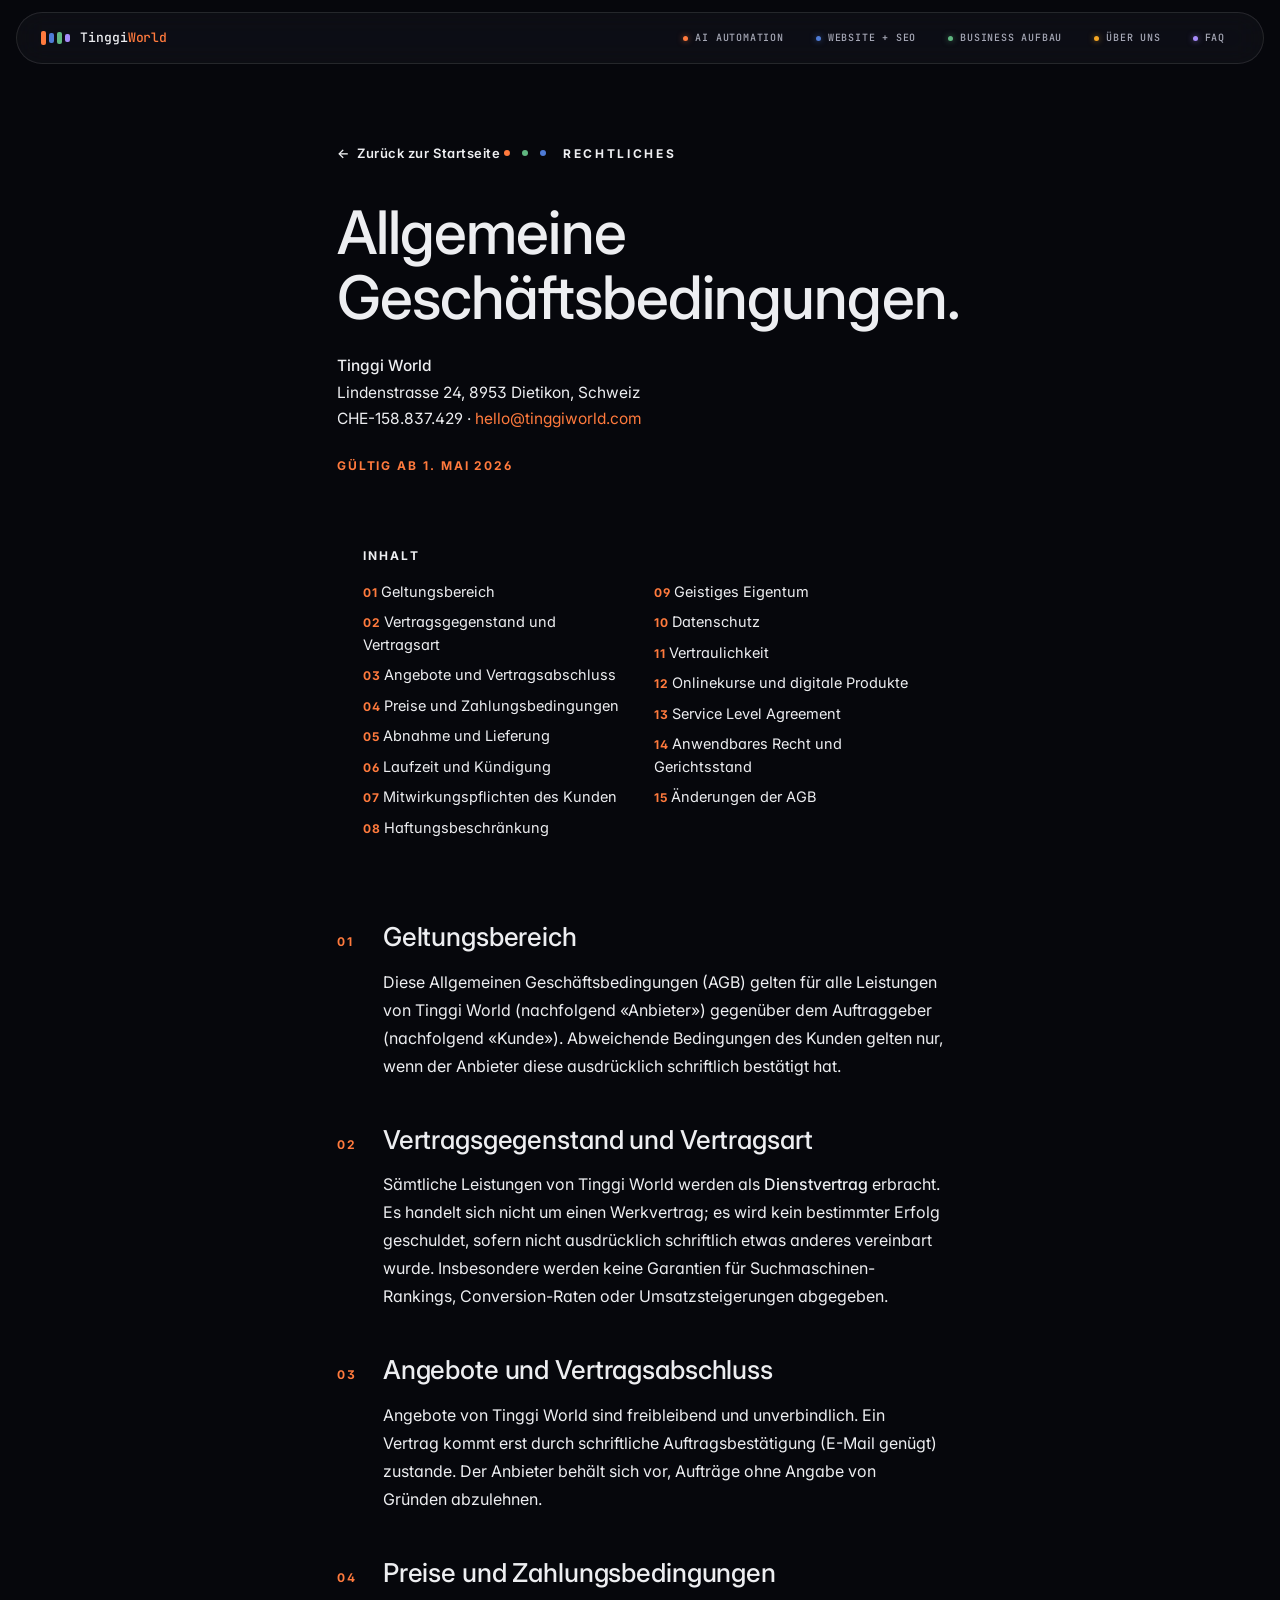
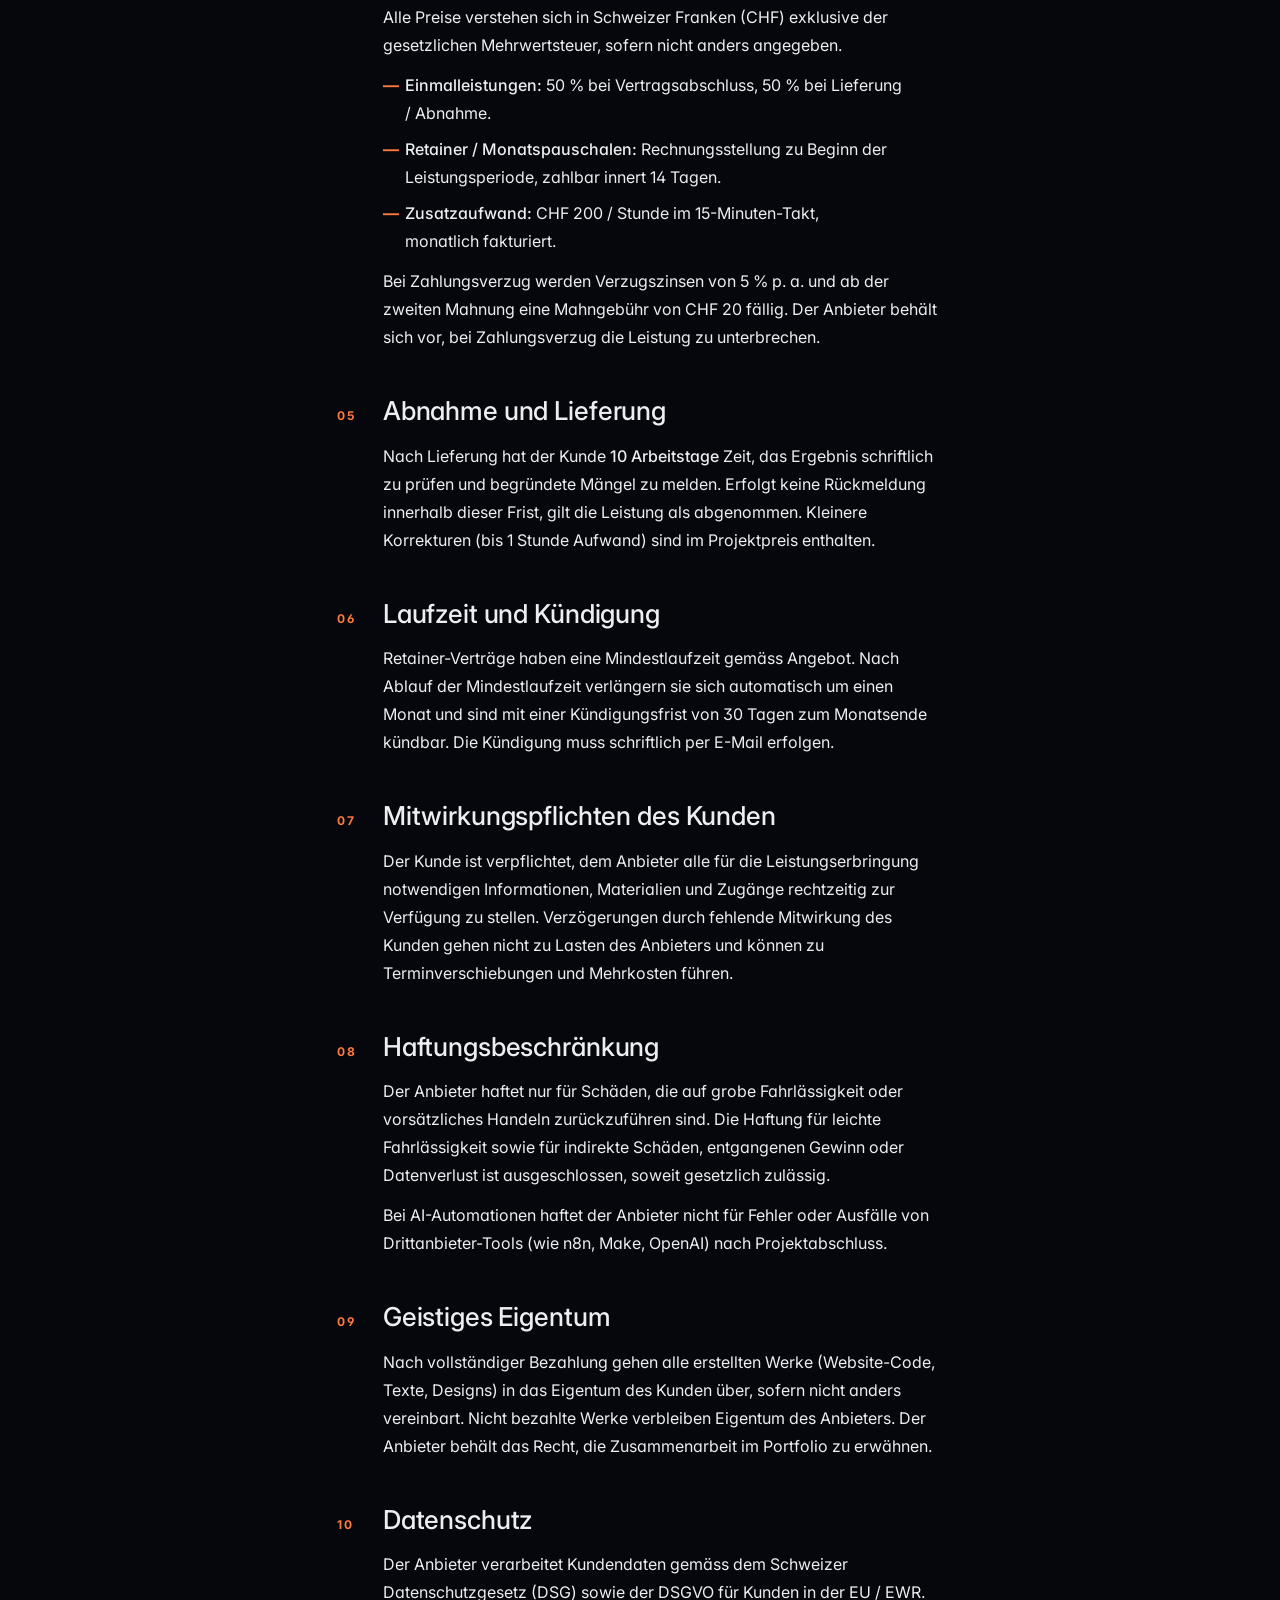
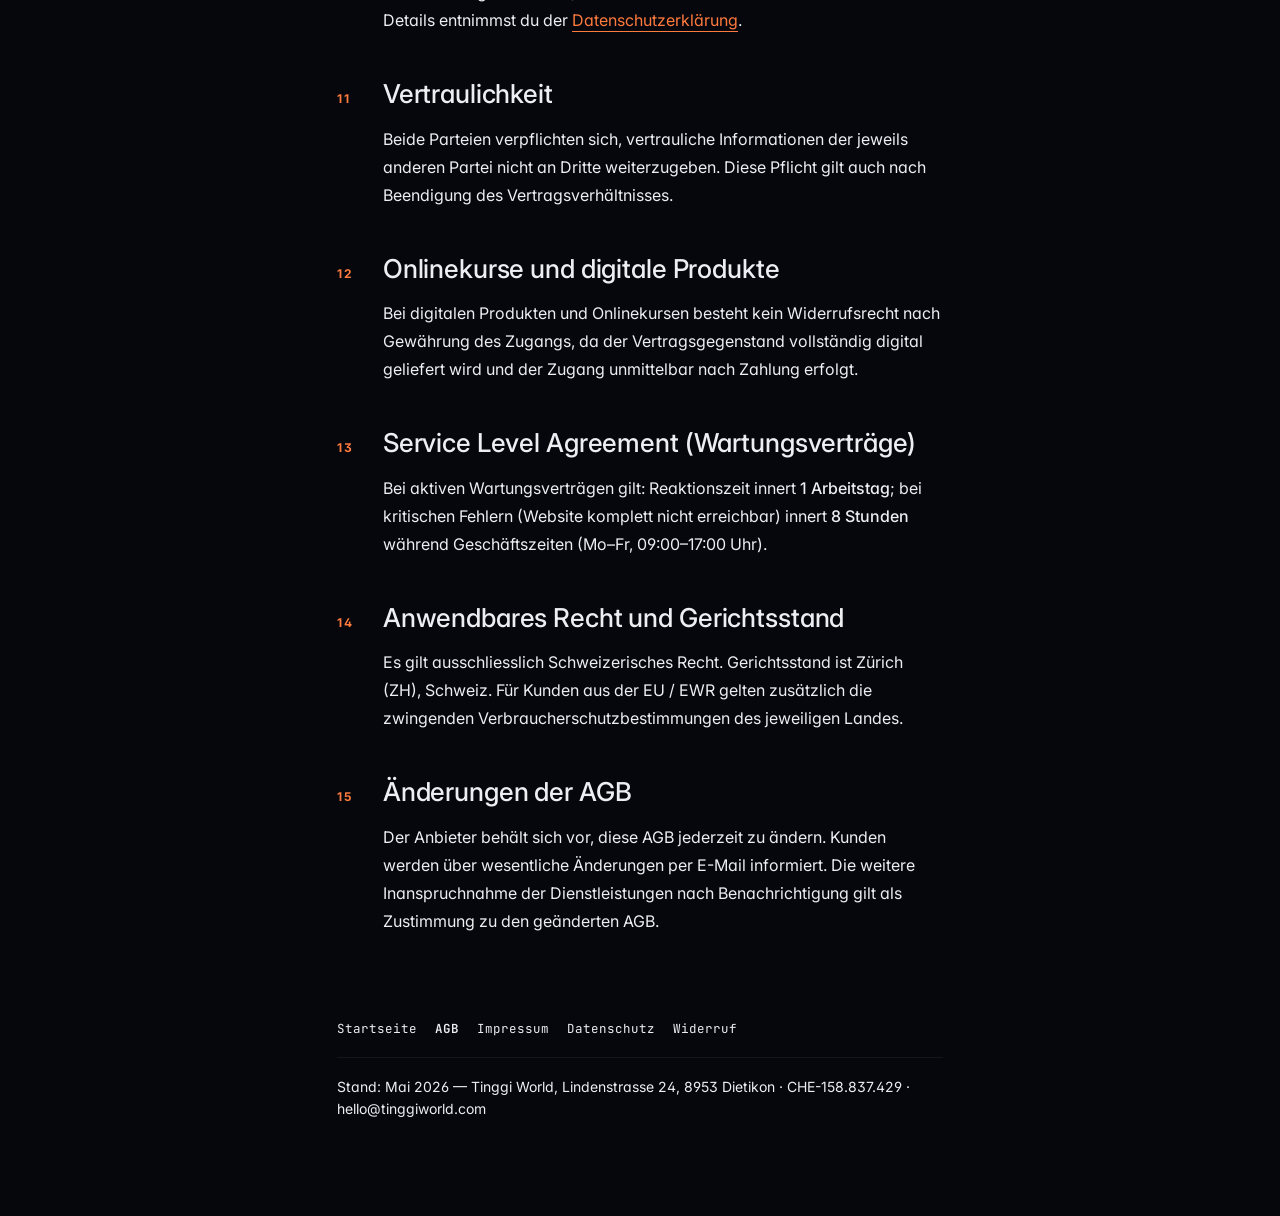
<file: agb.html>
<!DOCTYPE html>
<html lang="de-CH">
<head>
<meta charset="UTF-8">
<meta name="viewport" content="width=device-width, initial-scale=1.0">
<title>AGB — Tinggi World, Schweizer Agentur für AI &amp; Web</title>
<meta name="description" content="Allgemeine Geschäftsbedingungen von Tinggi World — Schweizer Recht, Gerichtsstand Zürich, transparente Konditionen für AI Automation, Website + SEO und Gründung.">
<link rel="canonical" href="https://www.tinggiworld.com/agb.html">
<meta name="theme-color" content="#06070C">
<link rel="icon" type="image/svg+xml" href="favicon.svg">
<link rel="icon" type="image/png" sizes="32x32" href="favicon-32.png">
<link rel="icon" type="image/png" sizes="16x16" href="favicon-16.png">
<link rel="apple-touch-icon" sizes="180x180" href="apple-touch-icon.png">

<meta property="og:type" content="article">
<meta property="og:url" content="https://www.tinggiworld.com/agb.html">
<meta property="og:title" content="AGB — Tinggi World">
<meta property="og:description" content="Allgemeine Geschäftsbedingungen von Tinggi World — Schweizer Recht, transparente Konditionen.">
<meta property="og:image" content="https://www.tinggiworld.com/assets/img/og-image.png">
<meta property="og:image:width" content="1200">
<meta property="og:image:height" content="630">
<meta property="og:locale" content="de_CH">
<meta property="og:site_name" content="Tinggi World">

<meta name="twitter:card" content="summary_large_image">
<meta name="twitter:title" content="AGB — Tinggi World">
<meta name="twitter:description" content="Allgemeine Geschäftsbedingungen von Tinggi World — Schweizer Recht.">
<meta name="twitter:image" content="https://www.tinggiworld.com/assets/img/og-image.png">

<link rel="preconnect" href="https://fonts.googleapis.com">
<link rel="preconnect" href="https://fonts.gstatic.com" crossorigin>
<link href="https://fonts.googleapis.com/css2?family=Playfair+Display:ital,wght@0,400;0,500;0,600;1,400;1,500&family=Lora:ital,wght@0,400;0,500;1,400&family=Lato:wght@400;500;700&display=swap" rel="stylesheet">

<link rel="stylesheet" href="styles.css">
<style>
  /* Legal page chrome — clean reading layout on top of base tokens */
  body { background: var(--bg); color: var(--text); }
  .legal-page {
    max-width: 760px;
    margin: 0 auto;
    padding: 140px 6vw 96px;
  }
  .legal-back {
    display: inline-flex;
    align-items: center;
    gap: 8px;
    font-family: var(--font-ui);
    font-size: 13px;
    font-weight: 600;
    letter-spacing: 0.04em;
    color: var(--muted);
    text-decoration: none;
    margin-bottom: 36px;
    transition: color 200ms var(--ease);
  }
  .legal-back:hover { color: var(--text); }
  .legal-eyebrow {
    font-family: var(--font-ui);
    font-size: 12px;
    font-weight: 700;
    letter-spacing: 0.22em;
    text-transform: uppercase;
    color: var(--muted);
    margin-bottom: 18px;
    display: inline-block;
  }
  .legal-eyebrow .dot {
    display: inline-block;
    width: 6px; height: 6px;
    border-radius: 50%;
    vertical-align: middle;
    margin-right: 12px;
    transform: translateY(-2px);
  }
  .legal-title {
    font-family: var(--font-display);
    font-size: clamp(38px, 5vw, 60px);
    font-weight: 500;
    line-height: 1.08;
    letter-spacing: -0.015em;
    margin-bottom: 24px;
    text-wrap: balance;
  }
  .legal-meta {
    font-family: var(--font-body);
    font-size: 15.5px;
    line-height: 1.7;
    color: var(--muted);
    margin-bottom: 12px;
  }
  .legal-meta strong { color: var(--text); font-weight: 500; }
  .legal-meta a { color: var(--terracotta); text-decoration: none; border-bottom: 1px solid transparent; transition: border-color 200ms var(--ease); }
  .legal-meta a:hover { border-bottom-color: var(--terracotta); }
  .legal-validity {
    font-family: var(--font-ui);
    font-size: 12px;
    font-weight: 700;
    letter-spacing: 0.16em;
    text-transform: uppercase;
    color: var(--terracotta);
    margin-bottom: 48px;
    padding-top: 12px;
    border-top: 1px solid var(--border);
    display: inline-block;
    padding-right: 24px;
  }

  .legal-toc {
    background: var(--card);
    border: 1px solid var(--border);
    border-radius: 12px;
    padding: 22px 26px;
    margin-bottom: 56px;
  }
  .legal-toc-title {
    font-family: var(--font-ui);
    font-size: 12px;
    font-weight: 700;
    letter-spacing: 0.18em;
    text-transform: uppercase;
    color: var(--muted);
    margin-bottom: 12px;
  }
  .legal-toc ol {
    list-style: none;
    padding: 0;
    margin: 0;
    columns: 2;
    column-gap: 28px;
    counter-reset: agb;
  }
  @media (max-width: 600px) {
    .legal-toc ol { columns: 1; }
  }
  .legal-toc li {
    counter-increment: agb;
    font-family: var(--font-body);
    font-size: 14.5px;
    line-height: 1.55;
    padding: 4px 0;
    break-inside: avoid;
  }
  .legal-toc li::before {
    content: counter(agb, decimal-leading-zero) "  ";
    color: var(--terracotta);
    font-family: var(--font-ui);
    font-weight: 700;
    font-size: 12px;
    letter-spacing: 0.06em;
  }
  .legal-toc a {
    color: var(--text);
    text-decoration: none;
    border-bottom: 1px solid transparent;
    transition: border-color 200ms var(--ease);
  }
  .legal-toc a:hover { border-bottom-color: var(--text); }

  .legal-section {
    margin-bottom: 44px;
    scroll-margin-top: calc(64px + 24px);
  }
  .legal-section h2 {
    font-family: var(--font-display);
    font-size: clamp(22px, 2.2vw, 26px);
    font-weight: 500;
    line-height: 1.25;
    margin-bottom: 14px;
    color: var(--text);
    letter-spacing: -0.005em;
    display: flex;
    align-items: baseline;
    gap: 14px;
  }
  .legal-section h2 .legal-num {
    font-family: var(--font-ui);
    font-size: 12px;
    font-weight: 700;
    letter-spacing: 0.18em;
    color: var(--terracotta);
    flex-shrink: 0;
    width: 32px;
  }
  .legal-section p,
  .legal-section ul {
    font-family: var(--font-body);
    font-size: 16px;
    line-height: 1.75;
    color: var(--text);
    margin-bottom: 12px;
    text-wrap: pretty;
    padding-left: 46px;
  }
  .legal-section ul {
    list-style: none;
    padding-left: 46px;
  }
  .legal-section ul li {
    position: relative;
    padding-left: 22px;
    margin-bottom: 8px;
  }
  .legal-section ul li::before {
    content: "—";
    position: absolute;
    left: 0;
    color: var(--terracotta);
    font-weight: 700;
  }
  .legal-section strong { font-weight: 500; color: var(--text); }
  .legal-section a {
    color: var(--terracotta);
    text-decoration: none;
    border-bottom: 1px solid var(--terracotta);
    padding-bottom: 1px;
  }
  .legal-section a:hover { opacity: 0.75; }

  @media (max-width: 600px) {
    .legal-section h2 { flex-direction: column; gap: 4px; }
    .legal-section p,
    .legal-section ul { padding-left: 0; }
  }

  .legal-footer {
    margin-top: 56px;
    padding-top: 28px;
    border-top: 1px solid var(--border);
    font-family: var(--font-body);
    font-size: 14px;
    color: var(--muted);
    line-height: 1.6;
  }
  .legal-footer a { color: var(--text); text-decoration: none; border-bottom: 1px solid var(--border); transition: border-color 200ms var(--ease); }
  .legal-footer a:hover { border-bottom-color: var(--text); }
</style>

<!-- Privacy-friendly analytics by Plausible — wird nach Consent (Analyse) geladen -->
<script type="text/plain" data-cookie-consent="analytics" async src="https://plausible.io/js/pa-MJmjMK8x1ovVNPynp-o6t.js"></script>
<script type="text/plain" data-cookie-consent="analytics">
  window.plausible=window.plausible||function(){(plausible.q=plausible.q||[]).push(arguments)},plausible.init=plausible.init||function(i){plausible.o=i||{}};
  plausible.init()
</script>

<!-- LinkedIn Insight Tag: ID hier eintragen (ersetze PARTNER_ID_HIER_EINTRAGEN) — wird nach Consent (Marketing) geladen -->
<script type="text/plain" data-cookie-consent="marketing">
  _linkedin_partner_id = "PARTNER_ID_HIER_EINTRAGEN";
  window._linkedin_data_partner_ids = (window._linkedin_data_partner_ids || []);
  window._linkedin_data_partner_ids.push(_linkedin_partner_id);
  (function(l){if(!l){window.lintrk=function(a,b){window.lintrk.q.push([a,b])};window.lintrk.q=[]}
    var s=document.getElementsByTagName("script")[0];var b=document.createElement("script");
    b.type="text/javascript";b.async=true;b.src="https://snap.licdn.com/li.lms-analytics/insight.min.js";
    s.parentNode.insertBefore(b,s)})(window.lintrk);
</script>

<!-- Meta Pixel: ID hier eintragen (ersetze PIXEL_ID_HIER_EINTRAGEN) — wird nach Consent (Marketing) geladen -->
<script type="text/plain" data-cookie-consent="marketing">
  !function(f,b,e,v,n,t,s)
  {if(f.fbq)return;n=f.fbq=function(){n.callMethod?n.callMethod.apply(n,arguments):n.queue.push(arguments)};
  if(!f._fbq)f._fbq=n;n.push=n;n.loaded=!0;n.version='2.0';n.queue=[];t=b.createElement(e);t.async=!0;
  t.src=v;s=b.getElementsByTagName(e)[0];s.parentNode.insertBefore(t,s)}(window,document,'script','https://connect.facebook.net/en_US/fbevents.js');
  fbq('init','PIXEL_ID_HIER_EINTRAGEN');
  fbq('track','PageView');
</script>
</head>
<body>

<nav class="nav" id="nav">
  <a href="index.html" class="nav-brand" aria-label="Tinggi World">
    <span class="token-stream" aria-hidden="true">
      <span class="ts-bar ts-1"></span>
      <span class="ts-bar ts-2"></span>
      <span class="ts-bar ts-3"></span>
      <span class="ts-bar ts-4"></span>
    </span>
    <span class="nav-brand-text">Tinggi<span class="nav-brand-accent"> World</span></span>
  </a>
  <div class="nav-links" id="navLinks">
    <a href="index.html#ai"       class="nav-link" data-pill="ai"><span class="nav-dot"></span>AI Automation</a>
    <a href="index.html#web-seo"  class="nav-link" data-pill="web"><span class="nav-dot"></span>Website + SEO</a>
    <a href="index.html#coaching" class="nav-link" data-pill="coach"><span class="nav-dot"></span>Business Aufbau</a>
    <a href="index.html#tinggi"   class="nav-link" data-pill="about"><span class="nav-dot"></span>Über uns</a>
    <a href="index.html#faq"      class="nav-link" data-pill="faq"><span class="nav-dot"></span>FAQ</a>
  </div>
  <button class="nav-burger" id="navBurger" aria-label="Menü">
    <span></span><span></span><span></span>
  </button>
</nav>

<main class="legal-page">

  <a href="index.html" class="legal-back">
    <span aria-hidden="true">←</span> Zurück zur Startseite
  </a>

  <span class="legal-eyebrow">
    <span class="dot" style="background: var(--terracotta);"></span>
    <span class="dot" style="background: var(--forest); margin-left: -6px;"></span>
    <span class="dot" style="background: var(--ink); margin-left: -6px;"></span>
    Rechtliches
  </span>

  <h1 class="legal-title">Allgemeine Geschäftsbedingungen.</h1>

  <p class="legal-meta">
    <strong>Tinggi World</strong><br>
    Lindenstrasse 24, 8953 Dietikon, Schweiz<br>
    CHE-158.837.429 · <a href="mailto:hello@tinggiworld.com">hello@tinggiworld.com</a>
  </p>
  <div class="legal-validity">Gültig ab 1. Mai 2026</div>

  <nav class="legal-toc" aria-label="Inhaltsverzeichnis">
    <div class="legal-toc-title">Inhalt</div>
    <ol>
      <li><a href="#agb-1">Geltungsbereich</a></li>
      <li><a href="#agb-2">Vertragsgegenstand und Vertragsart</a></li>
      <li><a href="#agb-3">Angebote und Vertragsabschluss</a></li>
      <li><a href="#agb-4">Preise und Zahlungsbedingungen</a></li>
      <li><a href="#agb-5">Abnahme und Lieferung</a></li>
      <li><a href="#agb-6">Laufzeit und Kündigung</a></li>
      <li><a href="#agb-7">Mitwirkungspflichten des Kunden</a></li>
      <li><a href="#agb-8">Haftungsbeschränkung</a></li>
      <li><a href="#agb-9">Geistiges Eigentum</a></li>
      <li><a href="#agb-10">Datenschutz</a></li>
      <li><a href="#agb-11">Vertraulichkeit</a></li>
      <li><a href="#agb-12">Onlinekurse und digitale Produkte</a></li>
      <li><a href="#agb-13">Service Level Agreement</a></li>
      <li><a href="#agb-14">Anwendbares Recht und Gerichtsstand</a></li>
      <li><a href="#agb-15">Änderungen der AGB</a></li>
    </ol>
  </nav>

  <section class="legal-section" id="agb-1">
    <h2><span class="legal-num">01</span>Geltungsbereich</h2>
    <p>
      Diese Allgemeinen Geschäftsbedingungen (AGB) gelten für alle Leistungen von
      Tinggi World (nachfolgend «Anbieter») gegenüber dem Auftraggeber (nachfolgend
      «Kunde»). Abweichende Bedingungen des Kunden gelten nur, wenn der Anbieter
      diese ausdrücklich schriftlich bestätigt hat.
    </p>
  </section>

  <section class="legal-section" id="agb-2">
    <h2><span class="legal-num">02</span>Vertragsgegenstand und Vertragsart</h2>
    <p>
      Sämtliche Leistungen von Tinggi World werden als <strong>Dienstvertrag</strong>
      erbracht. Es handelt sich nicht um einen Werkvertrag; es wird kein bestimmter
      Erfolg geschuldet, sofern nicht ausdrücklich schriftlich etwas anderes
      vereinbart wurde. Insbesondere werden keine Garantien für Suchmaschinen-Rankings,
      Conversion-Raten oder Umsatzsteigerungen abgegeben.
    </p>
  </section>

  <section class="legal-section" id="agb-3">
    <h2><span class="legal-num">03</span>Angebote und Vertragsabschluss</h2>
    <p>
      Angebote von Tinggi World sind freibleibend und unverbindlich. Ein Vertrag
      kommt erst durch schriftliche Auftragsbestätigung (E-Mail genügt) zustande.
      Der Anbieter behält sich vor, Aufträge ohne Angabe von Gründen abzulehnen.
    </p>
  </section>

  <section class="legal-section" id="agb-4">
    <h2><span class="legal-num">04</span>Preise und Zahlungsbedingungen</h2>
    <p>
      Alle Preise verstehen sich in Schweizer Franken (CHF) exklusive der
      gesetzlichen Mehrwertsteuer, sofern nicht anders angegeben.
    </p>
    <ul>
      <li><strong>Einmalleistungen:</strong> 50 % bei Vertragsabschluss, 50 % bei Lieferung / Abnahme.</li>
      <li><strong>Retainer / Monatspauschalen:</strong> Rechnungsstellung zu Beginn der Leistungsperiode, zahlbar innert 14 Tagen.</li>
      <li><strong>Zusatzaufwand:</strong> CHF 200 / Stunde im 15-Minuten-Takt, monatlich fakturiert.</li>
    </ul>
    <p>
      Bei Zahlungsverzug werden Verzugszinsen von 5 % p. a. und ab der zweiten
      Mahnung eine Mahngebühr von CHF 20 fällig. Der Anbieter behält sich vor,
      bei Zahlungsverzug die Leistung zu unterbrechen.
    </p>
  </section>

  <section class="legal-section" id="agb-5">
    <h2><span class="legal-num">05</span>Abnahme und Lieferung</h2>
    <p>
      Nach Lieferung hat der Kunde <strong>10 Arbeitstage</strong> Zeit, das Ergebnis
      schriftlich zu prüfen und begründete Mängel zu melden. Erfolgt keine
      Rückmeldung innerhalb dieser Frist, gilt die Leistung als abgenommen.
      Kleinere Korrekturen (bis 1 Stunde Aufwand) sind im Projektpreis enthalten.
    </p>
  </section>

  <section class="legal-section" id="agb-6">
    <h2><span class="legal-num">06</span>Laufzeit und Kündigung</h2>
    <p>
      Retainer-Verträge haben eine Mindestlaufzeit gemäss Angebot. Nach Ablauf
      der Mindestlaufzeit verlängern sie sich automatisch um einen Monat und sind
      mit einer Kündigungsfrist von 30 Tagen zum Monatsende kündbar. Die
      Kündigung muss schriftlich per E-Mail erfolgen.
    </p>
  </section>

  <section class="legal-section" id="agb-7">
    <h2><span class="legal-num">07</span>Mitwirkungspflichten des Kunden</h2>
    <p>
      Der Kunde ist verpflichtet, dem Anbieter alle für die Leistungserbringung
      notwendigen Informationen, Materialien und Zugänge rechtzeitig zur
      Verfügung zu stellen. Verzögerungen durch fehlende Mitwirkung des Kunden
      gehen nicht zu Lasten des Anbieters und können zu Terminverschiebungen
      und Mehrkosten führen.
    </p>
  </section>

  <section class="legal-section" id="agb-8">
    <h2><span class="legal-num">08</span>Haftungsbeschränkung</h2>
    <p>
      Der Anbieter haftet nur für Schäden, die auf grobe Fahrlässigkeit oder
      vorsätzliches Handeln zurückzuführen sind. Die Haftung für leichte
      Fahrlässigkeit sowie für indirekte Schäden, entgangenen Gewinn oder
      Datenverlust ist ausgeschlossen, soweit gesetzlich zulässig.
    </p>
    <p>
      Bei AI-Automationen haftet der Anbieter nicht für Fehler oder Ausfälle von
      Drittanbieter-Tools (wie n8n, Make, OpenAI) nach Projektabschluss.
    </p>
  </section>

  <section class="legal-section" id="agb-9">
    <h2><span class="legal-num">09</span>Geistiges Eigentum</h2>
    <p>
      Nach vollständiger Bezahlung gehen alle erstellten Werke (Website-Code,
      Texte, Designs) in das Eigentum des Kunden über, sofern nicht anders
      vereinbart. Nicht bezahlte Werke verbleiben Eigentum des Anbieters. Der
      Anbieter behält das Recht, die Zusammenarbeit im Portfolio zu erwähnen.
    </p>
  </section>

  <section class="legal-section" id="agb-10">
    <h2><span class="legal-num">10</span>Datenschutz</h2>
    <p>
      Der Anbieter verarbeitet Kundendaten gemäss dem Schweizer Datenschutzgesetz
      (DSG) sowie der DSGVO für Kunden in der EU / EWR. Details entnimmst du der
      <a href="datenschutz.html">Datenschutzerklärung</a>.
    </p>
  </section>

  <section class="legal-section" id="agb-11">
    <h2><span class="legal-num">11</span>Vertraulichkeit</h2>
    <p>
      Beide Parteien verpflichten sich, vertrauliche Informationen der jeweils
      anderen Partei nicht an Dritte weiterzugeben. Diese Pflicht gilt auch nach
      Beendigung des Vertragsverhältnisses.
    </p>
  </section>

  <section class="legal-section" id="agb-12">
    <h2><span class="legal-num">12</span>Onlinekurse und digitale Produkte</h2>
    <p>
      Bei digitalen Produkten und Onlinekursen besteht kein Widerrufsrecht nach
      Gewährung des Zugangs, da der Vertragsgegenstand vollständig digital
      geliefert wird und der Zugang unmittelbar nach Zahlung erfolgt.
    </p>
  </section>

  <section class="legal-section" id="agb-13">
    <h2><span class="legal-num">13</span>Service Level Agreement (Wartungsverträge)</h2>
    <p>
      Bei aktiven Wartungsverträgen gilt: Reaktionszeit innert <strong>1 Arbeitstag</strong>;
      bei kritischen Fehlern (Website komplett nicht erreichbar) innert
      <strong>8 Stunden</strong> während Geschäftszeiten (Mo–Fr, 09:00–17:00 Uhr).
    </p>
  </section>

  <section class="legal-section" id="agb-14">
    <h2><span class="legal-num">14</span>Anwendbares Recht und Gerichtsstand</h2>
    <p>
      Es gilt ausschliesslich Schweizerisches Recht. Gerichtsstand ist Zürich
      (ZH), Schweiz. Für Kunden aus der EU / EWR gelten zusätzlich die
      zwingenden Verbraucherschutzbestimmungen des jeweiligen Landes.
    </p>
  </section>

  <section class="legal-section" id="agb-15">
    <h2><span class="legal-num">15</span>Änderungen der AGB</h2>
    <p>
      Der Anbieter behält sich vor, diese AGB jederzeit zu ändern. Kunden werden
      über wesentliche Änderungen per E-Mail informiert. Die weitere
      Inanspruchnahme der Dienstleistungen nach Benachrichtigung gilt als
      Zustimmung zu den geänderten AGB.
    </p>
  </section>

  <footer class="legal-footer">
    <nav class="legal-footer-nav" aria-label="Rechtliches">
      <a href="index.html">Startseite</a>
      <a href="agb.html" aria-current="page">AGB</a>
      <a href="impressum.html">Impressum</a>
      <a href="datenschutz.html">Datenschutz</a>
      <a href="widerrufsbelehrung.html">Widerruf</a>
    </nav>
    Stand: Mai 2026 — Tinggi World, Lindenstrasse 24, 8953 Dietikon · CHE-158.837.429 ·
    <a href="mailto:hello@tinggiworld.com">hello@tinggiworld.com</a>
  </footer>

</main>

<script src="script.js"></script>
</body>
</html>
</file>
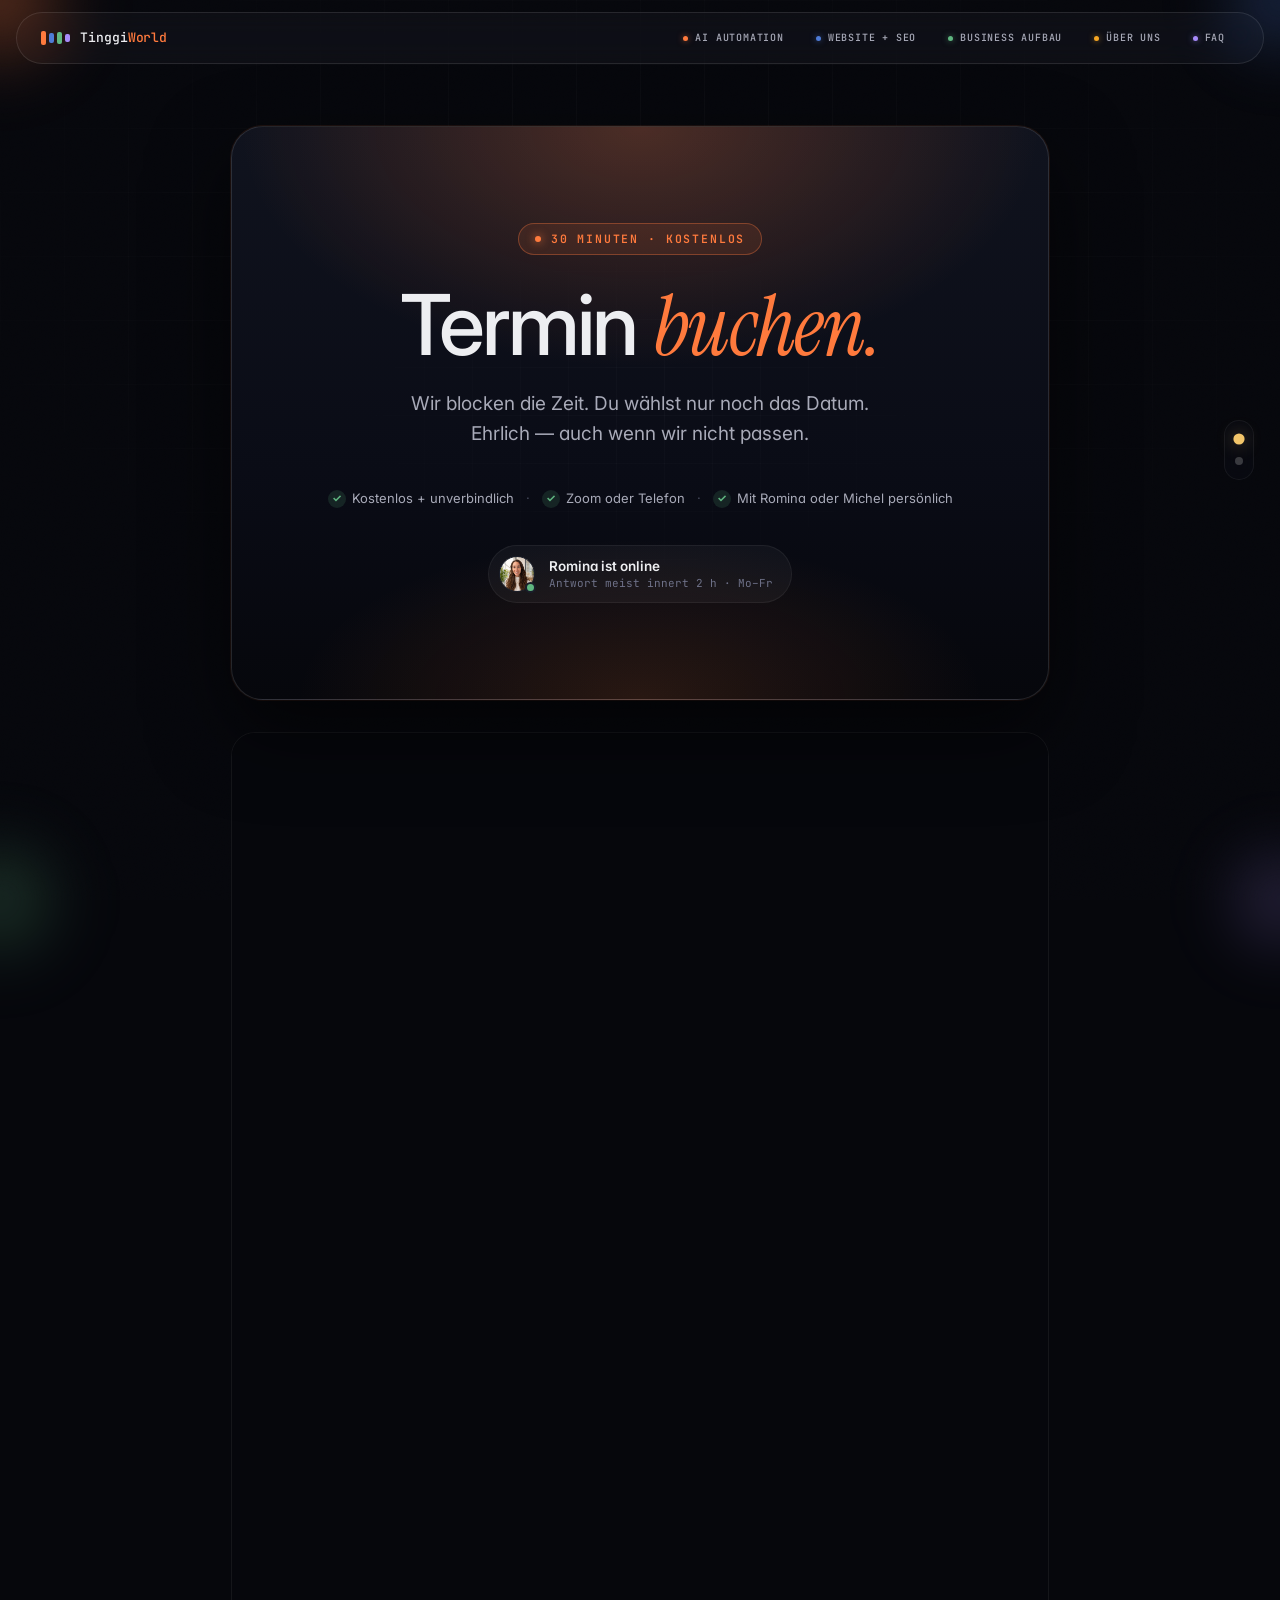
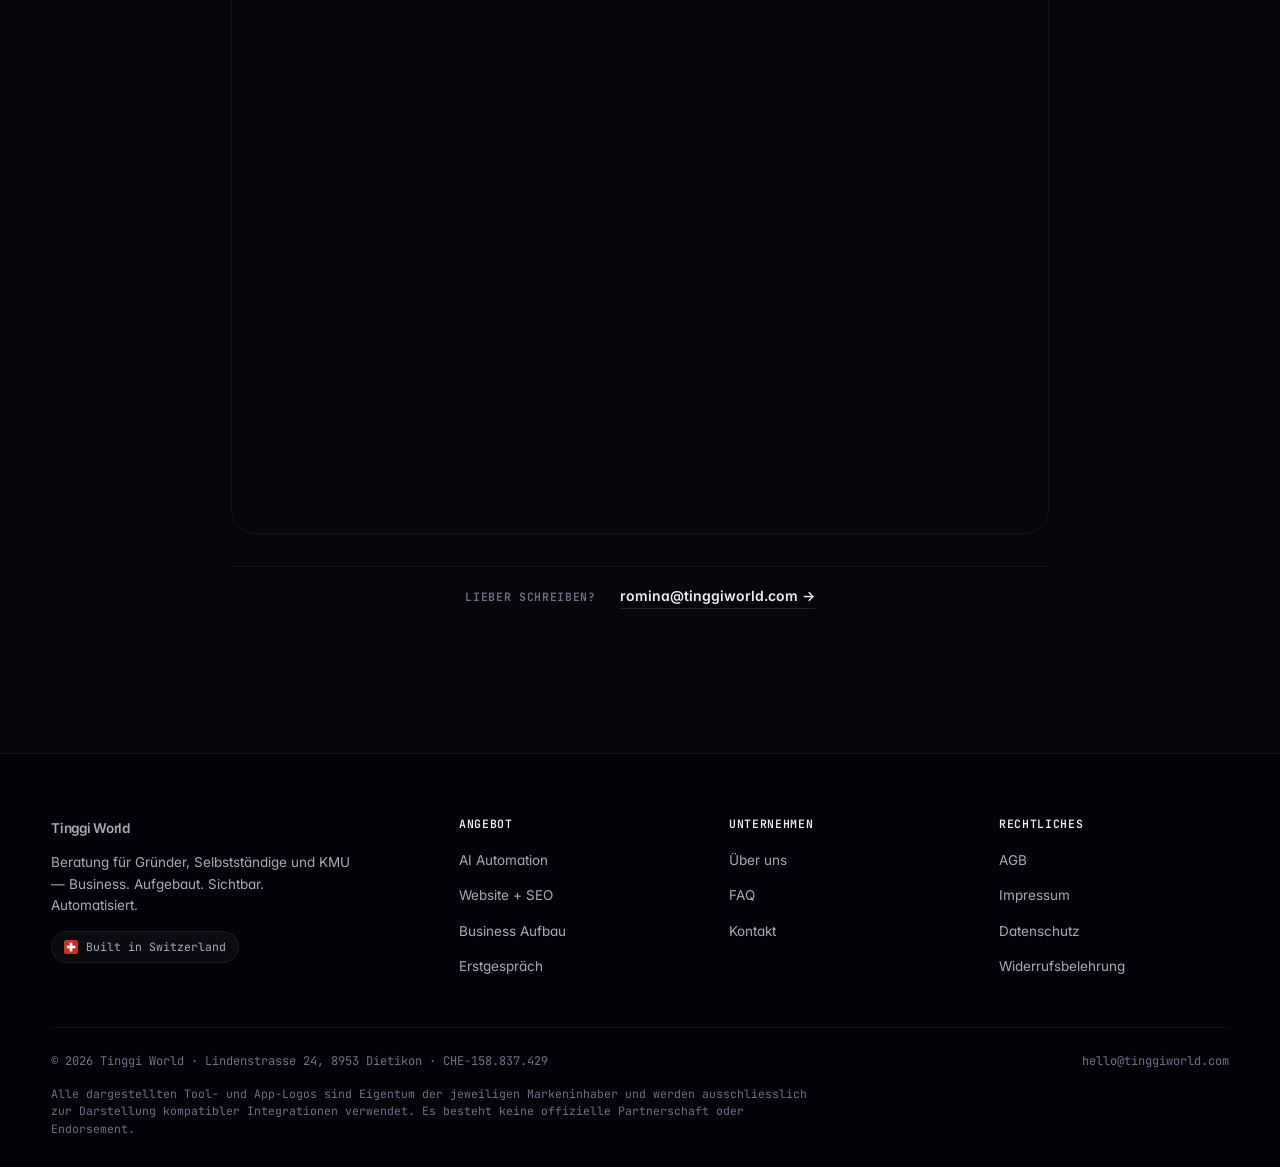
<file: buchen.html>
<!DOCTYPE html>
<html lang="de-CH">
<head>
<meta charset="UTF-8">
<meta name="viewport" content="width=device-width,initial-scale=1.0">
<title>Termin buchen · Tinggi World</title>
<meta name="description" content="Kostenloses 30-Minuten-Erstgespräch mit Romina oder Michel — unverbindlich, per Zoom oder Telefon.">
<link rel="canonical" href="https://www.tinggiworld.com/buchen">
<meta name="theme-color" content="#06070C">
<link rel="icon" type="image/svg+xml" href="favicon.svg">
<link rel="icon" type="image/png" sizes="32x32" href="favicon-32.png">
<link rel="icon" type="image/png" sizes="16x16" href="favicon-16.png">
<link rel="apple-touch-icon" sizes="180x180" href="apple-touch-icon.png">

<meta property="og:type" content="website">
<meta property="og:url" content="https://www.tinggiworld.com/buchen">
<meta property="og:title" content="Termin buchen · Tinggi World">
<meta property="og:description" content="Kostenloses 30-Minuten-Erstgespräch mit Romina oder Michel — unverbindlich, per Zoom oder Telefon.">
<meta property="og:image" content="https://www.tinggiworld.com/assets/img/og-image.png">
<meta property="og:image:width" content="1200">
<meta property="og:image:height" content="630">
<meta property="og:locale" content="de_CH">
<meta property="og:site_name" content="Tinggi World">

<meta name="twitter:card" content="summary_large_image">
<meta name="twitter:title" content="Termin buchen · Tinggi World">
<meta name="twitter:description" content="Kostenloses 30-Minuten-Erstgespräch mit Romina oder Michel.">
<meta name="twitter:image" content="https://www.tinggiworld.com/assets/img/og-image.png">

<link rel="stylesheet" href="styles.css?v=v04-2">
<style>
/* HARD-FORCE DARK FUTURE — overrides any cached CSS */
html,body{background:#06070C !important;color:#EDEEF1 !important}
body{position:relative;z-index:0}
main,footer{position:relative;z-index:10}
</style>
<style>
/* Custom Scrollbar */
::-webkit-scrollbar {
  width: 6px;
}
::-webkit-scrollbar-track {
  background: #06070C;
}
::-webkit-scrollbar-thumb {
  background: #E8623A;
  border-radius: 10px;
}
::-webkit-scrollbar-thumb:hover {
  background: #ff7a4a;
}

/* Firefox */
* {
  scrollbar-width: thin;
  scrollbar-color: #E8623A #06070C;
}

/* Calendly iframe scrollbar verstecken */
.calendly-inline-widget iframe {
  scrollbar-width: none !important;
  -ms-overflow-style: none !important;
}

.calendly-inline-widget iframe::-webkit-scrollbar {
  display: none !important;
}

.calendly-inline-widget {
  scrollbar-width: none !important;
  -ms-overflow-style: none !important;
}

.calendly-inline-widget::-webkit-scrollbar {
  display: none !important;
}
</style>

<!-- Privacy-friendly analytics by Plausible -->
<script async src="https://plausible.io/js/pa-MJmjMK8x1ovVNPynp-o6t.js"></script>
<script>
  window.plausible=window.plausible||function(){(plausible.q=plausible.q||[]).push(arguments)},plausible.init=plausible.init||function(i){plausible.o=i||{}};
  plausible.init()
</script>
</head>
<body data-motion="subtle">

<!-- Background layers -->
<div class="bg-grid" aria-hidden="true"></div>
<div class="bg-corner bg-corner--tl" aria-hidden="true"></div>
<div class="bg-corner bg-corner--tr" aria-hidden="true"></div>
<div class="bg-corner bg-corner--bl" aria-hidden="true"></div>
<div class="bg-corner bg-corner--br" aria-hidden="true"></div>
<div class="bg-noise" aria-hidden="true"></div>

<!-- Scroll progress bar -->
<div class="scroll-progress" id="scrollProgress"></div>

<!-- Section indicator (right side) -->
<aside class="section-indicator" id="sectionIndicator" aria-label="Navigation">
  <a class="indicator-dot active" data-target="hero" data-pillar="other" href="#hero">
    <span class="indicator-tooltip">Start</span>
  </a>
  <a class="indicator-dot" data-target="booking" data-pillar="other" href="#booking">
    <span class="indicator-tooltip">Termin buchen</span>
  </a>
</aside>

<!-- ========== NAV (Floating Pill) ========== -->
<nav class="nav" id="nav">
  <a href="index.html" class="nav-brand" aria-label="Tinggi World">
    <span class="token-stream" aria-hidden="true">
      <span class="ts-bar ts-1"></span>
      <span class="ts-bar ts-2"></span>
      <span class="ts-bar ts-3"></span>
      <span class="ts-bar ts-4"></span>
    </span>
    <span class="nav-brand-text">Tinggi<span class="nav-brand-accent"> World</span></span>
  </a>
  <div class="nav-links" id="navLinks">
    <a href="index.html#ai" class="nav-link" data-pill="ai"><span class="nav-dot"></span>AI Automation</a>
    <a href="index.html#web-seo" class="nav-link" data-pill="web"><span class="nav-dot"></span>Website + SEO</a>
    <a href="index.html#coaching" class="nav-link" data-pill="coach"><span class="nav-dot"></span>Business Aufbau</a>
    <a href="index.html#tinggi" class="nav-link" data-pill="about"><span class="nav-dot"></span>Über uns</a>
    <a href="index.html#faq" class="nav-link" data-pill="faq"><span class="nav-dot"></span>FAQ</a>
  </div>
  <button class="nav-burger" id="navBurger" aria-label="Menü">
    <span></span><span></span><span></span>
  </button>
</nav>

<main>

<!-- ========== HERO (Booking) ========== -->
<section class="section sec-book" id="hero">
  <div class="container-narrow">

    <article class="book-cta">
      <span class="book-cta-eyebrow">
        <span class="dot"></span>
        30 Minuten · Kostenlos
      </span>
      <h1 class="book-cta-title">Termin <span class="h-display" style="color:var(--terracotta)">buchen.</span></h1>
      <p class="book-cta-sub">Wir blocken die Zeit. Du wählst nur noch das Datum.<br>Ehrlich — auch wenn wir nicht passen.</p>

      <div class="book-cta-checks">
        <span><span class="book-cta-ico">✓</span> Kostenlos + unverbindlich</span>
        <span class="book-cta-sep">·</span>
        <span><span class="book-cta-ico">✓</span> Zoom oder Telefon</span>
        <span class="book-cta-sep">·</span>
        <span><span class="book-cta-ico">✓</span> Mit Romina oder Michel persönlich</span>
      </div>

      <div class="book-cta-presence">
        <span class="presence-avatar" style="background-image:url('assets/img/romina_webp.webp')">
          <span class="presence-status"></span>
        </span>
        <span class="book-cta-presence-text">
          <strong>Romina ist online</strong>
          <span>Antwort meist innert 2 h · Mo–Fr</span>
        </span>
      </div>
    </article>

    <!-- ========== CALENDLY EMBED ========== -->
    <div id="booking" style="margin-top:32px;scroll-margin-top:100px;border-radius:24px;overflow:hidden;background:#06070C;border:1px solid rgba(255,255,255,0.06);max-width:900px;margin-left:auto;margin-right:auto;">
      <div class="calendly-inline-widget"
           data-url="https://calendly.com/hello-tinggiworld/30min?hide_gdpr_banner=1&background_color=06070C&text_color=edeef1&primary_color=e8623a"
           style="min-width:320px;height:1400px;background:#06070C;">
      </div>
      <script type="text/javascript" src="https://assets.calendly.com/assets/external/widget.js" async></script>
    </div>

    <!-- ========== ALTERNATIVE KONTAKT ========== -->
    <div class="book-alt" style="margin-top:32px;">
      <span class="book-alt-label">Lieber schreiben?</span>
      <a href="mailto:romina@tinggiworld.com" class="book-alt-mail">romina@tinggiworld.com →</a>
    </div>

  </div>
</section>

</main>

<!-- ========== FOOTER ========== -->
<footer class="footer">
  <div class="container">
    <div class="footer-grid">
      <div>
        <a href="index.html" class="footer-brand">Tinggi World</a>
        <p class="footer-tag">Beratung für Gründer, Selbstständige und KMU — Business. Aufgebaut. Sichtbar. Automatisiert.</p>
        <div class="footer-swiss">
          <svg class="ch-flag" width="14" height="14" viewBox="0 0 32 32" aria-hidden="true">
            <rect width="32" height="32" fill="#D52B1E" rx="2"/>
            <rect x="13" y="6" width="6" height="20" fill="#fff"/>
            <rect x="6" y="13" width="20" height="6" fill="#fff"/>
          </svg>
          Built in Switzerland
        </div>
      </div>
      <div>
        <h4>Angebot</h4>
        <ul>
          <li><a href="index.html#ai">AI Automation</a></li>
          <li><a href="index.html#web-seo">Website + SEO</a></li>
          <li><a href="index.html#coaching">Business Aufbau</a></li>
          <li><a href="buchen.html">Erstgespräch</a></li>
        </ul>
      </div>
      <div>
        <h4>Unternehmen</h4>
        <ul>
          <li><a href="index.html#tinggi">Über uns</a></li>
          <li><a href="index.html#faq">FAQ</a></li>
          <li><a href="mailto:hello@tinggiworld.com">Kontakt</a></li>
        </ul>
      </div>
      <div>
        <h4>Rechtliches</h4>
        <ul>
          <li><a href="agb.html">AGB</a></li>
          <li><a href="impressum.html">Impressum</a></li>
          <li><a href="datenschutz.html">Datenschutz</a></li>
          <li><a href="widerrufsbelehrung.html">Widerrufsbelehrung</a></li>
        </ul>
      </div>
    </div>

    <div class="footer-bottom">
      <div>© 2026 Tinggi World · Lindenstrasse 24, 8953 Dietikon · CHE-158.837.429</div>
      <div><a href="mailto:hello@tinggiworld.com">hello@tinggiworld.com</a></div>
    </div>
    <p class="footer-disclaimer">
      Alle dargestellten Tool- und App-Logos sind Eigentum der jeweiligen Markeninhaber und werden ausschliesslich zur Darstellung kompatibler Integrationen verwendet. Es besteht keine offizielle Partnerschaft oder Endorsement.
    </p>
  </div>
</footer>

<script src="script.js?v=v04-2"></script>
</body>
</html>
</file>
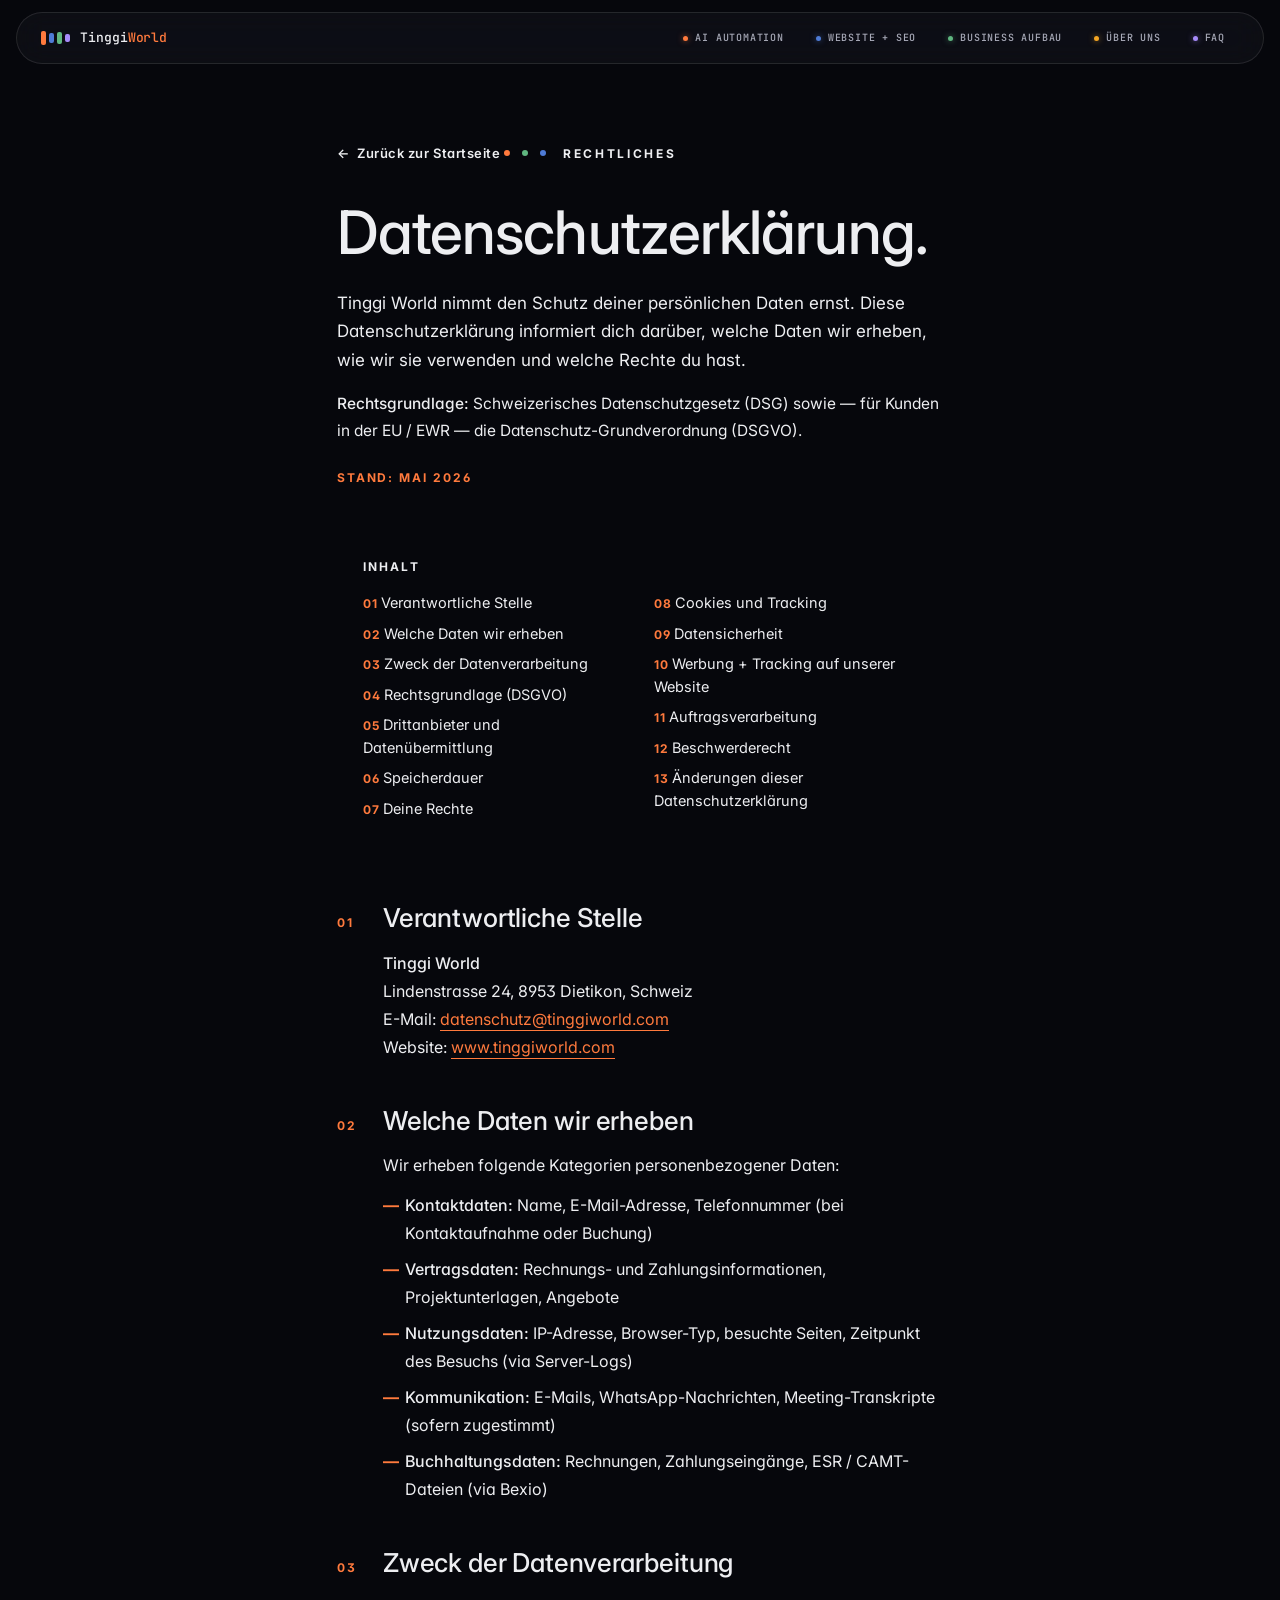
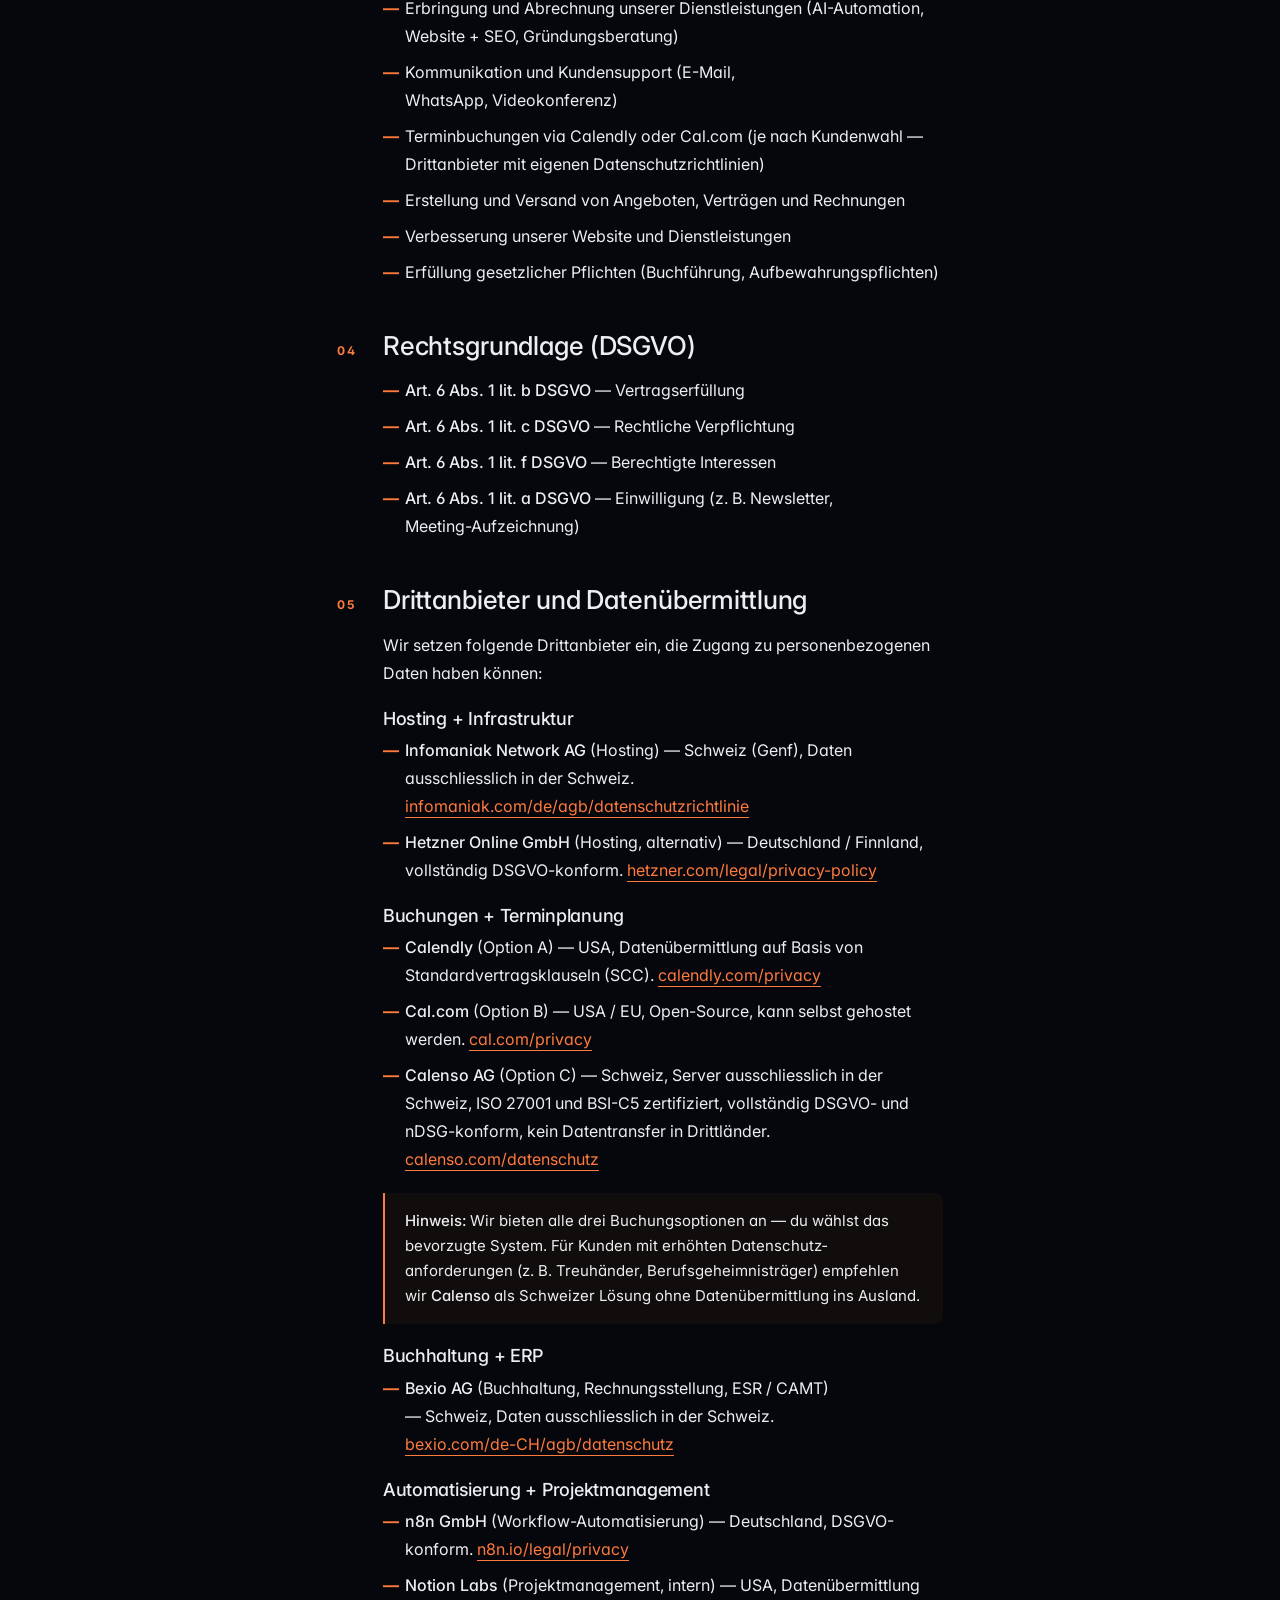
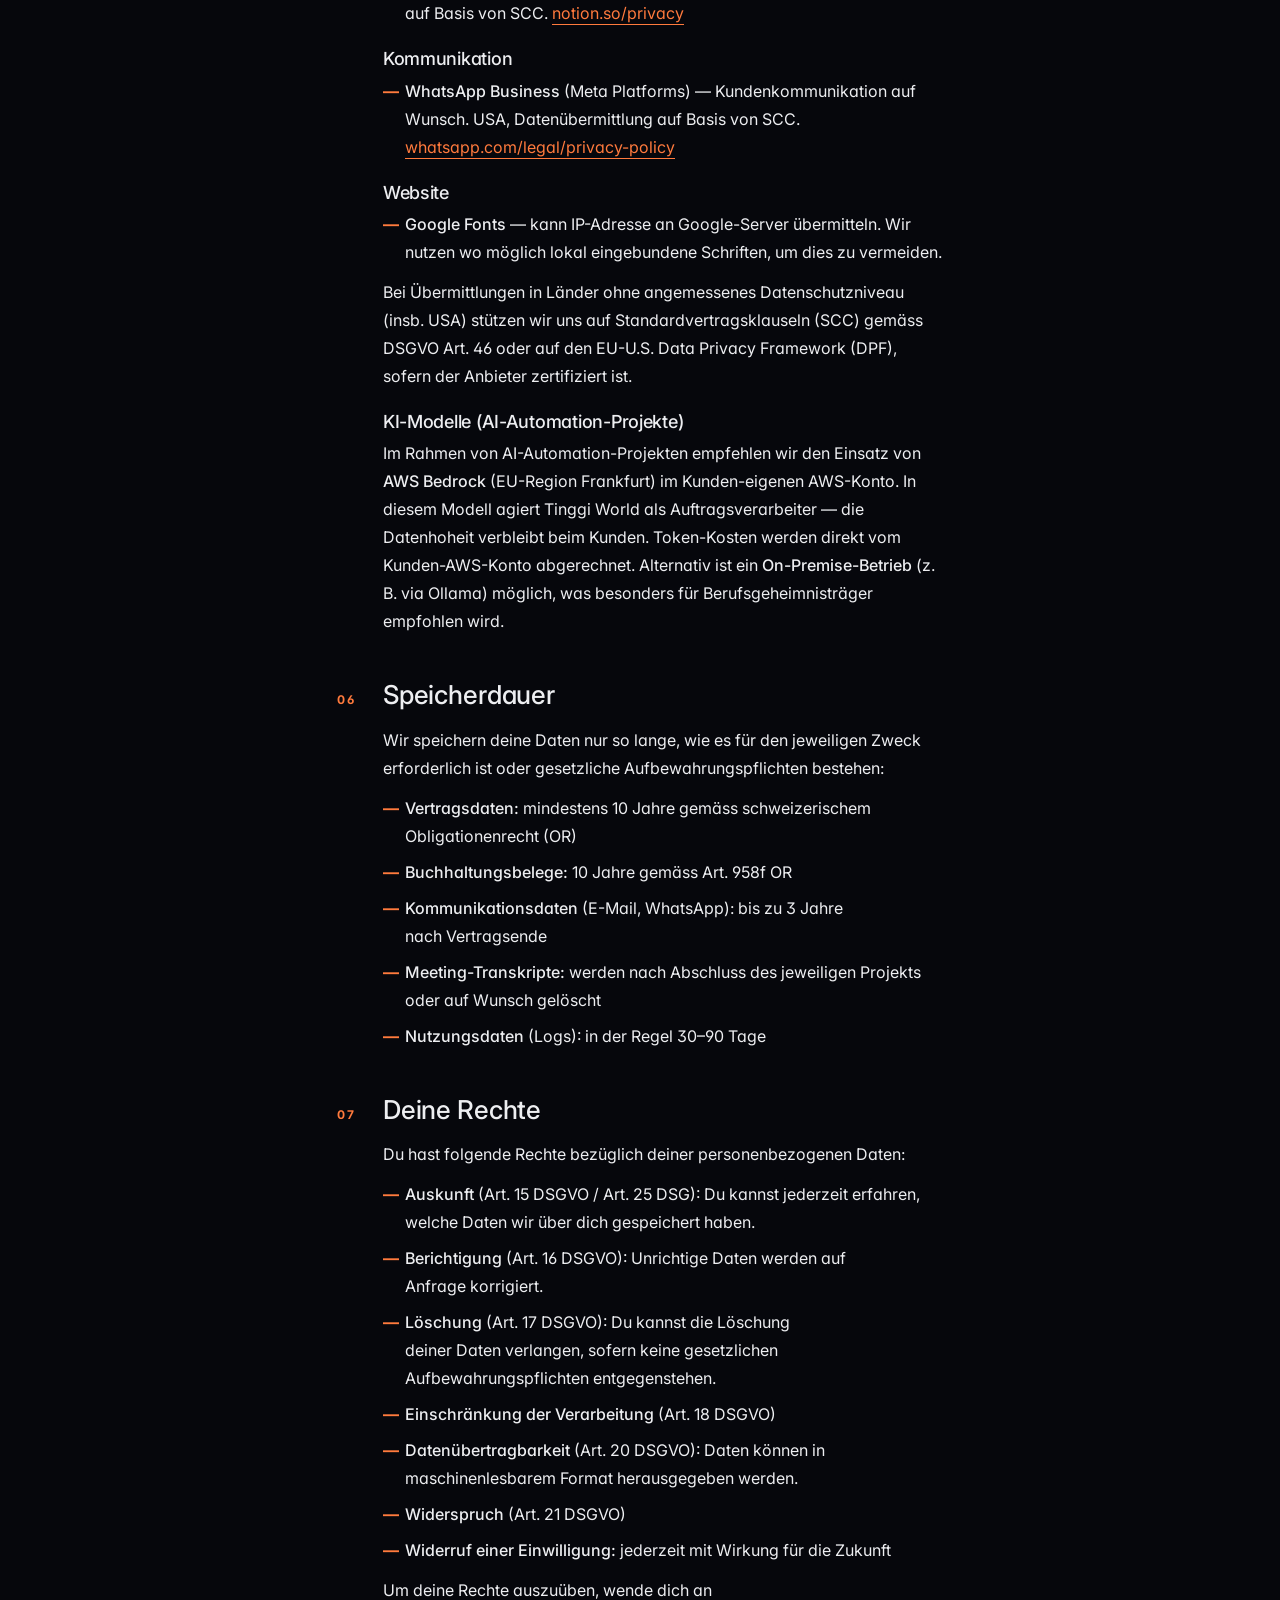
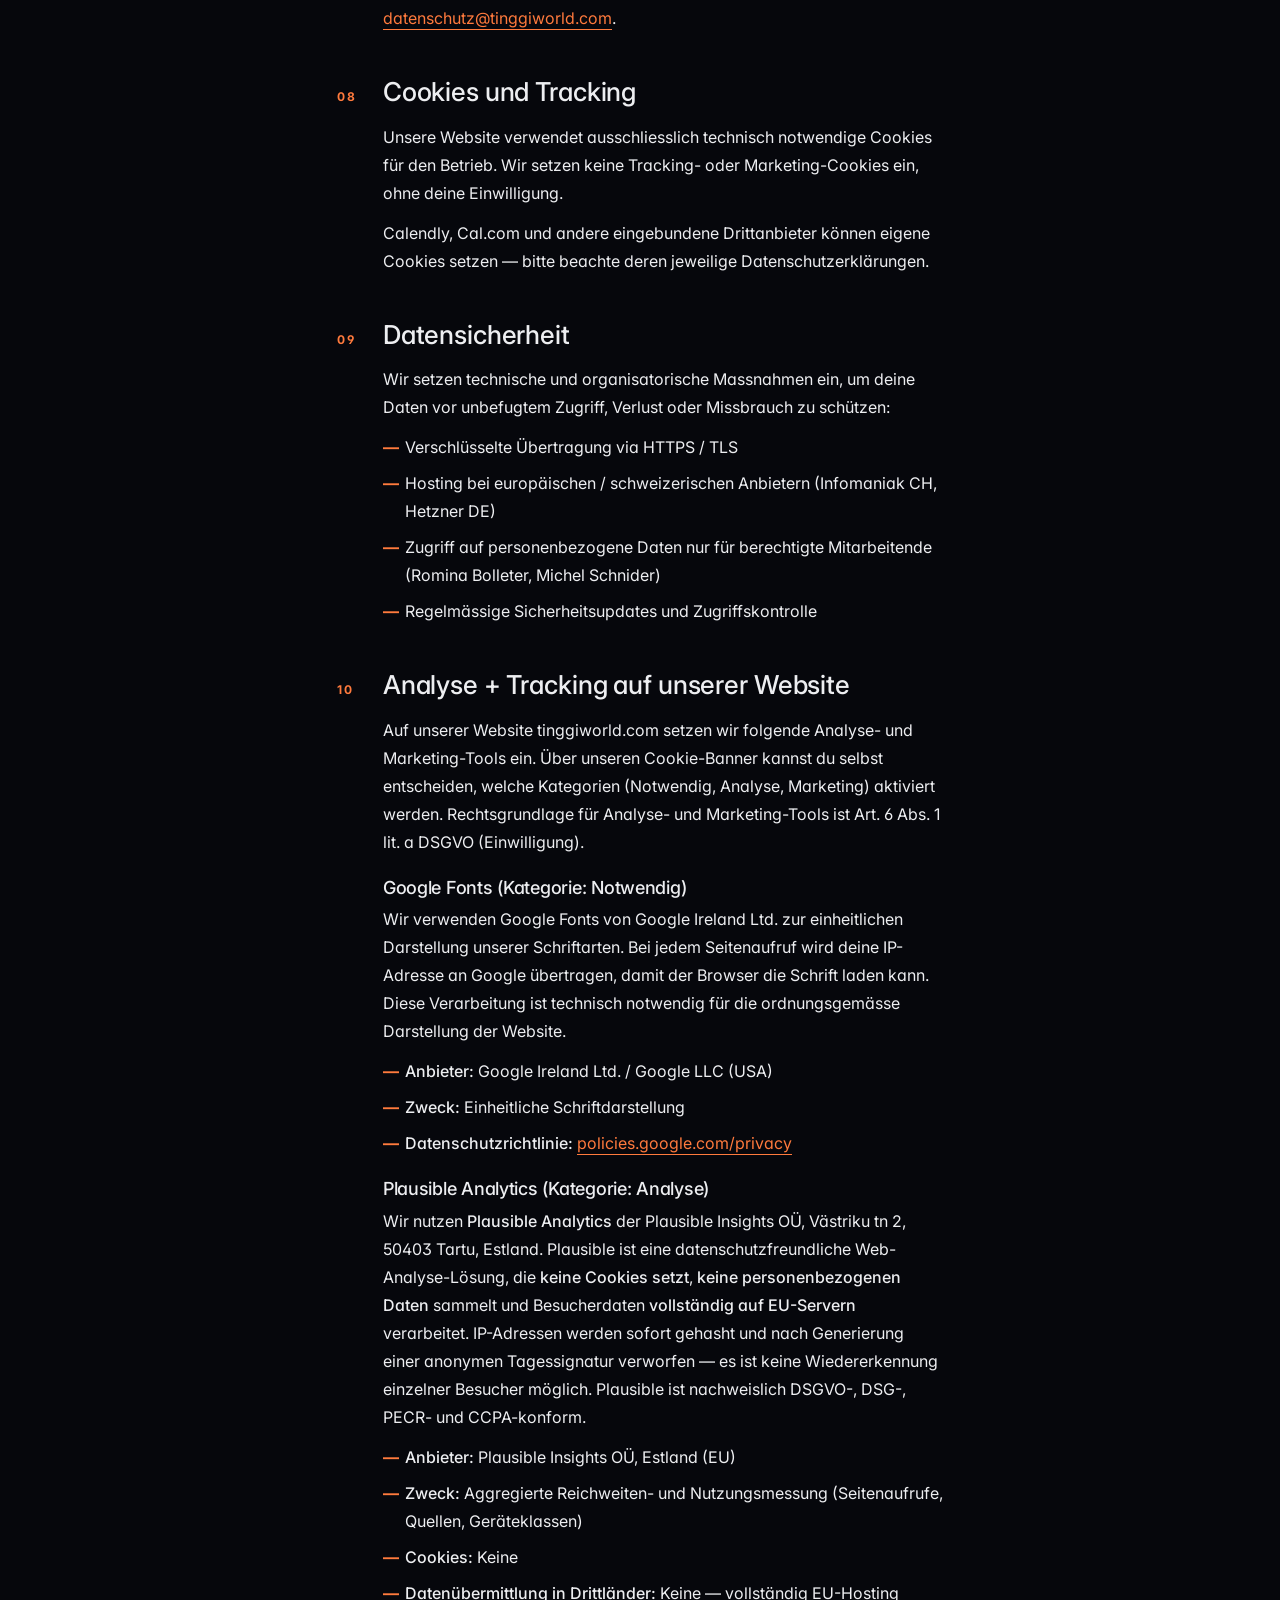
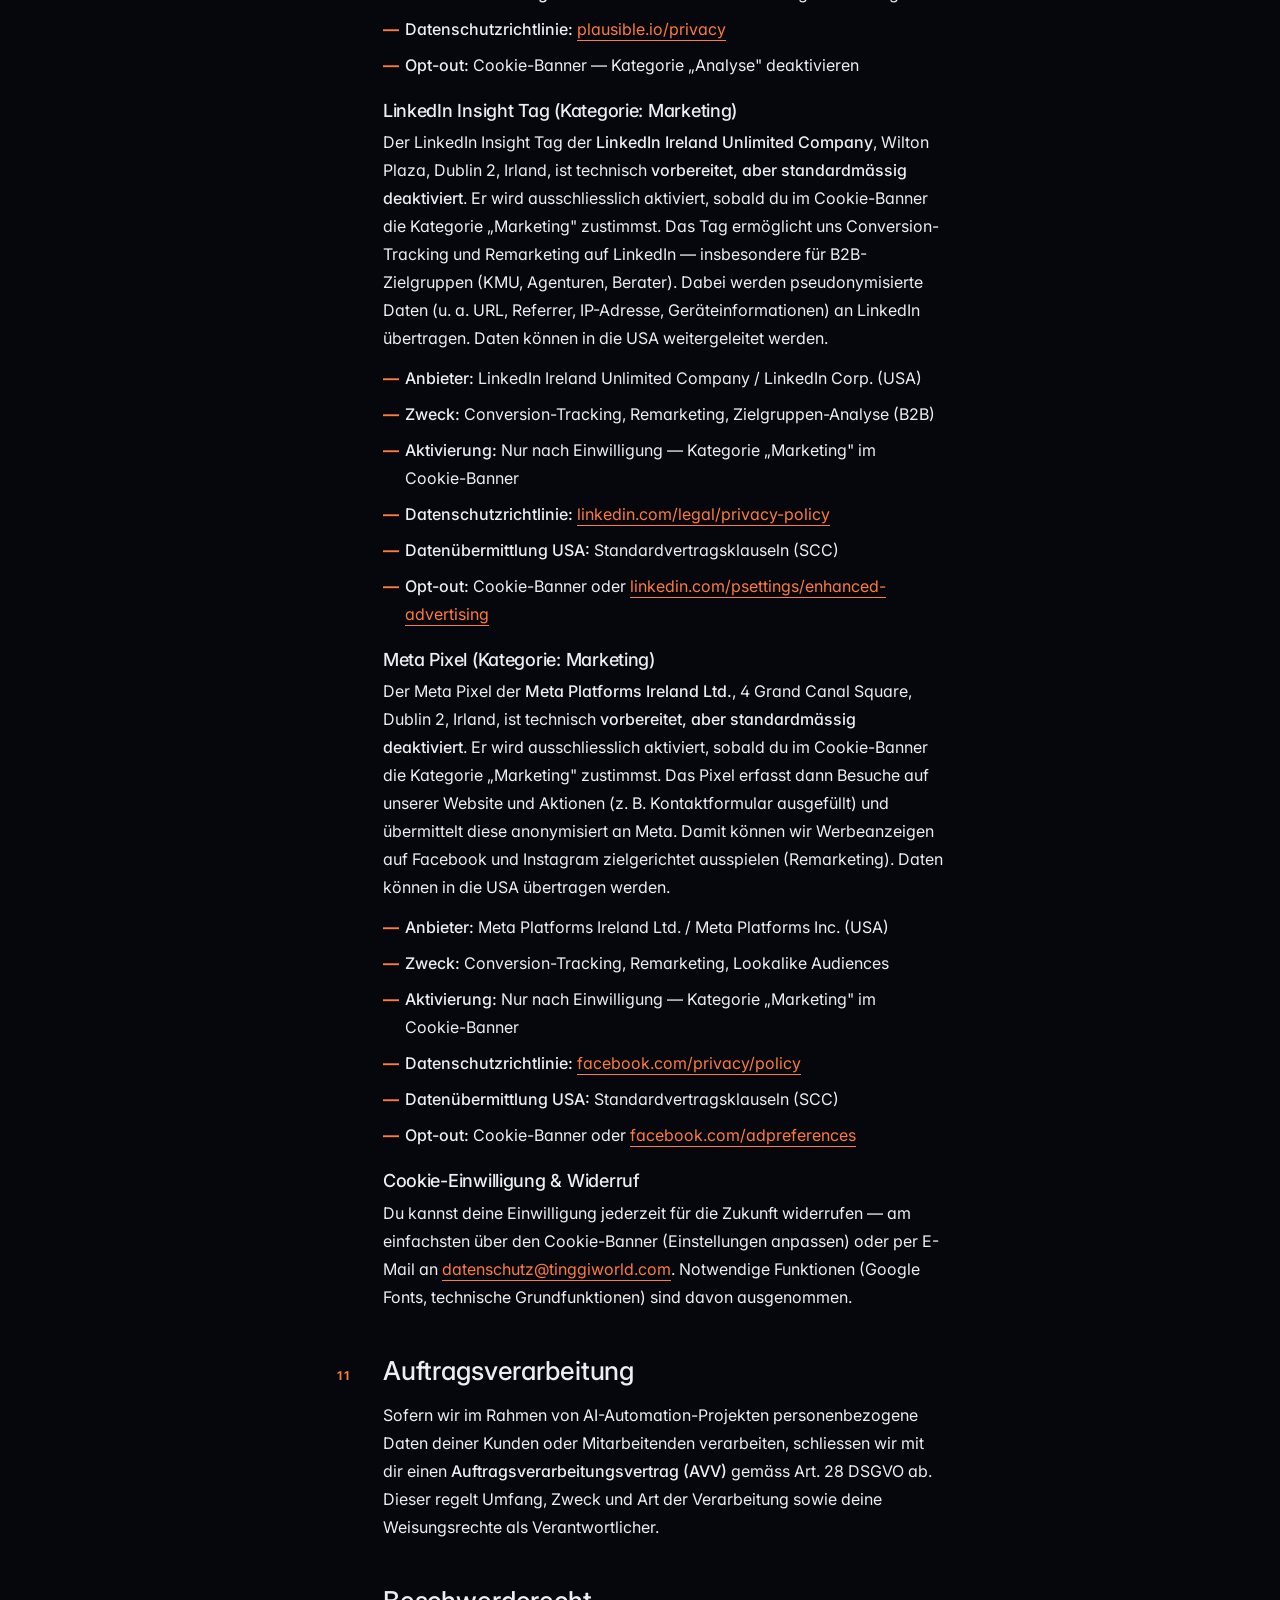
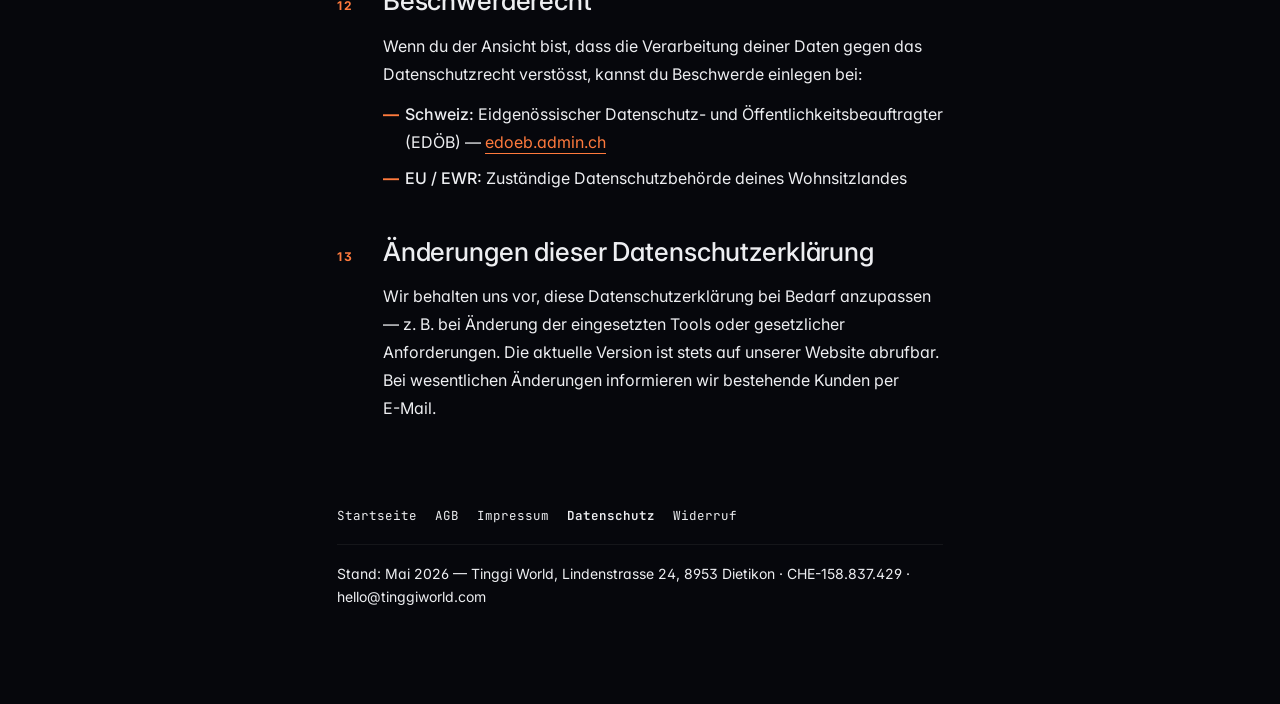
<file: datenschutz.html>
<!DOCTYPE html>
<html lang="de-CH">
<head>
<meta charset="UTF-8">
<meta name="viewport" content="width=device-width, initial-scale=1.0">
<title>Datenschutzerklärung — Tinggi World (DSG + DSGVO)</title>
<meta name="description" content="Datenschutzerklärung von Tinggi World — wie wir mit deinen Daten umgehen. DSG-konform für die Schweiz, DSGVO-konform für DE/AT. Hosting in CH und EU.">
<link rel="canonical" href="https://www.tinggiworld.com/datenschutz.html">
<meta name="theme-color" content="#06070C">
<link rel="icon" type="image/svg+xml" href="favicon.svg">
<link rel="icon" type="image/png" sizes="32x32" href="favicon-32.png">
<link rel="icon" type="image/png" sizes="16x16" href="favicon-16.png">
<link rel="apple-touch-icon" sizes="180x180" href="apple-touch-icon.png">

<meta property="og:type" content="article">
<meta property="og:url" content="https://www.tinggiworld.com/datenschutz.html">
<meta property="og:title" content="Datenschutzerklärung — Tinggi World">
<meta property="og:description" content="DSG- und DSGVO-konform. Hosting in CH und EU. Volle Transparenz über deine Daten.">
<meta property="og:image" content="https://www.tinggiworld.com/assets/img/og-image.png">
<meta property="og:image:width" content="1200">
<meta property="og:image:height" content="630">
<meta property="og:locale" content="de_CH">
<meta property="og:site_name" content="Tinggi World">

<meta name="twitter:card" content="summary_large_image">
<meta name="twitter:title" content="Datenschutzerklärung — Tinggi World">
<meta name="twitter:description" content="DSG- und DSGVO-konform. Hosting in CH und EU.">
<meta name="twitter:image" content="https://www.tinggiworld.com/assets/img/og-image.png">

<link rel="preconnect" href="https://fonts.googleapis.com">
<link rel="preconnect" href="https://fonts.gstatic.com" crossorigin>
<link href="https://fonts.googleapis.com/css2?family=Playfair+Display:ital,wght@0,400;0,500;0,600;1,400;1,500&family=Lora:ital,wght@0,400;0,500;1,400&family=Lato:wght@400;500;700&display=swap" rel="stylesheet">

<link rel="stylesheet" href="styles.css">
<style>
  /* Legal page chrome — clean reading layout on top of base tokens */
  body { background: var(--bg); color: var(--text); }
  .legal-page {
    max-width: 760px;
    margin: 0 auto;
    padding: 140px 6vw 96px;
  }
  .legal-back {
    display: inline-flex;
    align-items: center;
    gap: 8px;
    font-family: var(--font-ui);
    font-size: 13px;
    font-weight: 600;
    letter-spacing: 0.04em;
    color: var(--muted);
    text-decoration: none;
    margin-bottom: 36px;
    transition: color 200ms var(--ease);
  }
  .legal-back:hover { color: var(--text); }
  .legal-eyebrow {
    font-family: var(--font-ui);
    font-size: 12px;
    font-weight: 700;
    letter-spacing: 0.22em;
    text-transform: uppercase;
    color: var(--muted);
    margin-bottom: 18px;
    display: inline-block;
  }
  .legal-eyebrow .dot {
    display: inline-block;
    width: 6px; height: 6px;
    border-radius: 50%;
    vertical-align: middle;
    margin-right: 12px;
    transform: translateY(-2px);
  }
  .legal-title {
    font-family: var(--font-display);
    font-size: clamp(38px, 5vw, 60px);
    font-weight: 500;
    line-height: 1.08;
    letter-spacing: -0.015em;
    margin-bottom: 24px;
    text-wrap: balance;
  }
  .legal-intro {
    font-family: var(--font-body);
    font-size: 17px;
    line-height: 1.7;
    color: var(--text);
    max-width: 56ch;
    margin-bottom: 16px;
    text-wrap: pretty;
  }
  .legal-meta {
    font-family: var(--font-body);
    font-size: 15.5px;
    line-height: 1.7;
    color: var(--muted);
    margin-bottom: 12px;
  }
  .legal-meta strong { color: var(--text); font-weight: 500; }
  .legal-meta a { color: var(--terracotta); text-decoration: none; border-bottom: 1px solid transparent; transition: border-color 200ms var(--ease); }
  .legal-meta a:hover { border-bottom-color: var(--terracotta); }
  .legal-validity {
    font-family: var(--font-ui);
    font-size: 12px;
    font-weight: 700;
    letter-spacing: 0.16em;
    text-transform: uppercase;
    color: var(--terracotta);
    margin-bottom: 48px;
    padding-top: 12px;
    border-top: 1px solid var(--border);
    display: inline-block;
    padding-right: 24px;
  }

  .legal-toc {
    background: var(--card);
    border: 1px solid var(--border);
    border-radius: 12px;
    padding: 22px 26px;
    margin-bottom: 56px;
  }
  .legal-toc-title {
    font-family: var(--font-ui);
    font-size: 12px;
    font-weight: 700;
    letter-spacing: 0.18em;
    text-transform: uppercase;
    color: var(--muted);
    margin-bottom: 12px;
  }
  .legal-toc ol {
    list-style: none;
    padding: 0;
    margin: 0;
    columns: 2;
    column-gap: 28px;
    counter-reset: ds;
  }
  @media (max-width: 600px) {
    .legal-toc ol { columns: 1; }
  }
  .legal-toc li {
    counter-increment: ds;
    font-family: var(--font-body);
    font-size: 14.5px;
    line-height: 1.55;
    padding: 4px 0;
    break-inside: avoid;
  }
  .legal-toc li::before {
    content: counter(ds, decimal-leading-zero) "  ";
    color: var(--terracotta);
    font-family: var(--font-ui);
    font-weight: 700;
    font-size: 12px;
    letter-spacing: 0.06em;
  }
  .legal-toc a {
    color: var(--text);
    text-decoration: none;
    border-bottom: 1px solid transparent;
    transition: border-color 200ms var(--ease);
  }
  .legal-toc a:hover { border-bottom-color: var(--text); }

  .legal-section {
    margin-bottom: 44px;
    scroll-margin-top: calc(64px + 24px);
  }
  .legal-section h2 {
    font-family: var(--font-display);
    font-size: clamp(22px, 2.2vw, 26px);
    font-weight: 500;
    line-height: 1.25;
    margin-bottom: 14px;
    color: var(--text);
    letter-spacing: -0.005em;
    display: flex;
    align-items: baseline;
    gap: 14px;
  }
  .legal-section h2 .legal-num {
    font-family: var(--font-ui);
    font-size: 12px;
    font-weight: 700;
    letter-spacing: 0.18em;
    color: var(--terracotta);
    flex-shrink: 0;
    width: 32px;
  }
  .legal-section h3 {
    font-family: var(--font-display);
    font-size: 18px;
    font-weight: 500;
    line-height: 1.3;
    color: var(--text);
    margin: 20px 0 6px;
    padding-left: 46px;
  }
  .legal-section p,
  .legal-section ul {
    font-family: var(--font-body);
    font-size: 16px;
    line-height: 1.75;
    color: var(--text);
    margin-bottom: 12px;
    text-wrap: pretty;
    padding-left: 46px;
  }
  .legal-section ul {
    list-style: none;
    padding-left: 46px;
  }
  .legal-section ul li {
    position: relative;
    padding-left: 22px;
    margin-bottom: 8px;
  }
  .legal-section ul li::before {
    content: "—";
    position: absolute;
    left: 0;
    color: var(--terracotta);
    font-weight: 700;
  }
  .legal-section strong { font-weight: 500; color: var(--text); }
  .legal-section em { font-style: normal; color: var(--muted); }
  .legal-section a {
    color: var(--terracotta);
    text-decoration: none;
    border-bottom: 1px solid var(--terracotta);
    padding-bottom: 1px;
    word-break: break-word;
  }
  .legal-section a:hover { opacity: 0.75; }

  .legal-callout {
    margin: 20px 0 12px 46px;
    padding: 16px 20px;
    background: rgba(196, 98, 45, 0.06);
    border-left: 2px solid var(--terracotta);
    border-radius: 0 8px 8px 0;
    font-family: var(--font-body);
    font-size: 15px;
    line-height: 1.65;
    color: var(--text);
  }

  @media (max-width: 600px) {
    .legal-section h2 { flex-direction: column; gap: 4px; }
    .legal-section h3,
    .legal-section p,
    .legal-section ul,
    .legal-callout { padding-left: 0; margin-left: 0; }
  }

  .legal-footer {
    margin-top: 56px;
    padding-top: 28px;
    border-top: 1px solid var(--border);
    font-family: var(--font-body);
    font-size: 14px;
    color: var(--muted);
    line-height: 1.6;
  }
  .legal-footer a { color: var(--text); text-decoration: none; border-bottom: 1px solid var(--border); transition: border-color 200ms var(--ease); }
  .legal-footer a:hover { border-bottom-color: var(--text); }
</style>

<!-- Privacy-friendly analytics by Plausible — wird nach Consent (Analyse) geladen -->
<script type="text/plain" data-cookie-consent="analytics" async src="https://plausible.io/js/pa-MJmjMK8x1ovVNPynp-o6t.js"></script>
<script type="text/plain" data-cookie-consent="analytics">
  window.plausible=window.plausible||function(){(plausible.q=plausible.q||[]).push(arguments)},plausible.init=plausible.init||function(i){plausible.o=i||{}};
  plausible.init()
</script>

<!-- LinkedIn Insight Tag: ID hier eintragen (ersetze PARTNER_ID_HIER_EINTRAGEN) — wird nach Consent (Marketing) geladen -->
<script type="text/plain" data-cookie-consent="marketing">
  _linkedin_partner_id = "PARTNER_ID_HIER_EINTRAGEN";
  window._linkedin_data_partner_ids = (window._linkedin_data_partner_ids || []);
  window._linkedin_data_partner_ids.push(_linkedin_partner_id);
  (function(l){if(!l){window.lintrk=function(a,b){window.lintrk.q.push([a,b])};window.lintrk.q=[]}
    var s=document.getElementsByTagName("script")[0];var b=document.createElement("script");
    b.type="text/javascript";b.async=true;b.src="https://snap.licdn.com/li.lms-analytics/insight.min.js";
    s.parentNode.insertBefore(b,s)})(window.lintrk);
</script>

<!-- Meta Pixel: ID hier eintragen (ersetze PIXEL_ID_HIER_EINTRAGEN) — wird nach Consent (Marketing) geladen -->
<script type="text/plain" data-cookie-consent="marketing">
  !function(f,b,e,v,n,t,s)
  {if(f.fbq)return;n=f.fbq=function(){n.callMethod?n.callMethod.apply(n,arguments):n.queue.push(arguments)};
  if(!f._fbq)f._fbq=n;n.push=n;n.loaded=!0;n.version='2.0';n.queue=[];t=b.createElement(e);t.async=!0;
  t.src=v;s=b.getElementsByTagName(e)[0];s.parentNode.insertBefore(t,s)}(window,document,'script','https://connect.facebook.net/en_US/fbevents.js');
  fbq('init','PIXEL_ID_HIER_EINTRAGEN');
  fbq('track','PageView');
</script>
</head>
<body>

<nav class="nav" id="nav">
  <a href="index.html" class="nav-brand" aria-label="Tinggi World">
    <span class="token-stream" aria-hidden="true">
      <span class="ts-bar ts-1"></span>
      <span class="ts-bar ts-2"></span>
      <span class="ts-bar ts-3"></span>
      <span class="ts-bar ts-4"></span>
    </span>
    <span class="nav-brand-text">Tinggi<span class="nav-brand-accent"> World</span></span>
  </a>
  <div class="nav-links" id="navLinks">
    <a href="index.html#ai"       class="nav-link" data-pill="ai"><span class="nav-dot"></span>AI Automation</a>
    <a href="index.html#web-seo"  class="nav-link" data-pill="web"><span class="nav-dot"></span>Website + SEO</a>
    <a href="index.html#coaching" class="nav-link" data-pill="coach"><span class="nav-dot"></span>Business Aufbau</a>
    <a href="index.html#tinggi"   class="nav-link" data-pill="about"><span class="nav-dot"></span>Über uns</a>
    <a href="index.html#faq"      class="nav-link" data-pill="faq"><span class="nav-dot"></span>FAQ</a>
  </div>
  <button class="nav-burger" id="navBurger" aria-label="Menü">
    <span></span><span></span><span></span>
  </button>
</nav>

<main class="legal-page">

  <a href="index.html" class="legal-back">
    <span aria-hidden="true">←</span> Zurück zur Startseite
  </a>

  <span class="legal-eyebrow">
    <span class="dot" style="background: var(--terracotta);"></span>
    <span class="dot" style="background: var(--forest); margin-left: -6px;"></span>
    <span class="dot" style="background: var(--ink); margin-left: -6px;"></span>
    Rechtliches
  </span>

  <h1 class="legal-title">Datenschutzerklärung.</h1>

  <p class="legal-intro">
    Tinggi World nimmt den Schutz deiner persönlichen Daten ernst. Diese
    Datenschutzerklärung informiert dich darüber, welche Daten wir erheben,
    wie wir sie verwenden und welche Rechte du hast.
  </p>
  <p class="legal-meta">
    <strong>Rechtsgrundlage:</strong> Schweizerisches Datenschutzgesetz (DSG)
    sowie — für Kunden in der EU / EWR — die Datenschutz-Grundverordnung (DSGVO).
  </p>
  <div class="legal-validity">Stand: Mai 2026</div>

  <nav class="legal-toc" aria-label="Inhaltsverzeichnis">
    <div class="legal-toc-title">Inhalt</div>
    <ol>
      <li><a href="#ds-1">Verantwortliche Stelle</a></li>
      <li><a href="#ds-2">Welche Daten wir erheben</a></li>
      <li><a href="#ds-3">Zweck der Datenverarbeitung</a></li>
      <li><a href="#ds-4">Rechtsgrundlage (DSGVO)</a></li>
      <li><a href="#ds-5">Drittanbieter und Datenübermittlung</a></li>
      <li><a href="#ds-6">Speicherdauer</a></li>
      <li><a href="#ds-7">Deine Rechte</a></li>
      <li><a href="#ds-8">Cookies und Tracking</a></li>
      <li><a href="#ds-9">Datensicherheit</a></li>
      <li><a href="#ds-10">Werbung + Tracking auf unserer Website</a></li>
      <li><a href="#ds-11">Auftragsverarbeitung</a></li>
      <li><a href="#ds-12">Beschwerderecht</a></li>
      <li><a href="#ds-13">Änderungen dieser Datenschutzerklärung</a></li>
    </ol>
  </nav>

  <section class="legal-section" id="ds-1">
    <h2><span class="legal-num">01</span>Verantwortliche Stelle</h2>
    <p>
      <strong>Tinggi World</strong><br>
      Lindenstrasse 24, 8953 Dietikon, Schweiz<br>
      E-Mail: <a href="mailto:datenschutz@tinggiworld.com">datenschutz@tinggiworld.com</a><br>
      Website: <a href="https://www.tinggiworld.com">www.tinggiworld.com</a>
    </p>
  </section>

  <section class="legal-section" id="ds-2">
    <h2><span class="legal-num">02</span>Welche Daten wir erheben</h2>
    <p>Wir erheben folgende Kategorien personenbezogener Daten:</p>
    <ul>
      <li><strong>Kontaktdaten:</strong> Name, E-Mail-Adresse, Telefonnummer (bei Kontaktaufnahme oder Buchung)</li>
      <li><strong>Vertragsdaten:</strong> Rechnungs- und Zahlungsinformationen, Projektunterlagen, Angebote</li>
      <li><strong>Nutzungsdaten:</strong> IP-Adresse, Browser-Typ, besuchte Seiten, Zeitpunkt des Besuchs (via Server-Logs)</li>
      <li><strong>Kommunikation:</strong> E-Mails, WhatsApp-Nachrichten, Meeting-Transkripte (sofern zugestimmt)</li>
      <li><strong>Buchhaltungsdaten:</strong> Rechnungen, Zahlungseingänge, ESR / CAMT-Dateien (via Bexio)</li>
    </ul>
  </section>

  <section class="legal-section" id="ds-3">
    <h2><span class="legal-num">03</span>Zweck der Datenverarbeitung</h2>
    <ul>
      <li>Erbringung und Abrechnung unserer Dienstleistungen (AI-Automation, Website + SEO, Gründungsberatung)</li>
      <li>Kommunikation und Kundensupport (E-Mail, WhatsApp, Videokonferenz)</li>
      <li>Terminbuchungen via Calendly oder Cal.com (je nach Kundenwahl — Drittanbieter mit eigenen Datenschutzrichtlinien)</li>
      <li>Erstellung und Versand von Angeboten, Verträgen und Rechnungen</li>
      <li>Verbesserung unserer Website und Dienstleistungen</li>
      <li>Erfüllung gesetzlicher Pflichten (Buchführung, Aufbewahrungspflichten)</li>
    </ul>
  </section>

  <section class="legal-section" id="ds-4">
    <h2><span class="legal-num">04</span>Rechtsgrundlage (DSGVO)</h2>
    <ul>
      <li><strong>Art. 6 Abs. 1 lit. b DSGVO</strong> — Vertragserfüllung</li>
      <li><strong>Art. 6 Abs. 1 lit. c DSGVO</strong> — Rechtliche Verpflichtung</li>
      <li><strong>Art. 6 Abs. 1 lit. f DSGVO</strong> — Berechtigte Interessen</li>
      <li><strong>Art. 6 Abs. 1 lit. a DSGVO</strong> — Einwilligung (z. B. Newsletter, Meeting-Aufzeichnung)</li>
    </ul>
  </section>

  <section class="legal-section" id="ds-5">
    <h2><span class="legal-num">05</span>Drittanbieter und Datenübermittlung</h2>
    <p>
      Wir setzen folgende Drittanbieter ein, die Zugang zu personenbezogenen
      Daten haben können:
    </p>

    <h3>Hosting + Infrastruktur</h3>
    <ul>
      <li><strong>Infomaniak Network AG</strong> (Hosting) — Schweiz (Genf), Daten ausschliesslich in der Schweiz. <a href="https://infomaniak.com/de/agb/datenschutzrichtlinie">infomaniak.com/de/agb/datenschutzrichtlinie</a></li>
      <li><strong>Hetzner Online GmbH</strong> (Hosting, alternativ) — Deutschland / Finnland, vollständig DSGVO-konform. <a href="https://hetzner.com/legal/privacy-policy">hetzner.com/legal/privacy-policy</a></li>
    </ul>

    <h3>Buchungen + Terminplanung</h3>
    <ul>
      <li><strong>Calendly</strong> (Option A) — USA, Datenübermittlung auf Basis von Standardvertragsklauseln (SCC). <a href="https://calendly.com/privacy">calendly.com/privacy</a></li>
      <li><strong>Cal.com</strong> (Option B) — USA / EU, Open-Source, kann selbst gehostet werden. <a href="https://cal.com/privacy">cal.com/privacy</a></li>
      <li><strong>Calenso AG</strong> (Option C) — Schweiz, Server ausschliesslich in der Schweiz, ISO 27001 und BSI-C5 zertifiziert, vollständig DSGVO- und nDSG-konform, kein Datentransfer in Drittländer. <a href="https://calenso.com/datenschutz">calenso.com/datenschutz</a></li>
    </ul>
    <div class="legal-callout">
      <strong>Hinweis:</strong> Wir bieten alle drei Buchungsoptionen an — du
      wählst das bevorzugte System. Für Kunden mit erhöhten Datenschutz­anforderungen
      (z. B. Treuhänder, Berufsgeheimnisträger) empfehlen wir <strong>Calenso</strong>
      als Schweizer Lösung ohne Datenübermittlung ins Ausland.
    </div>

    <h3>Buchhaltung + ERP</h3>
    <ul>
      <li><strong>Bexio AG</strong> (Buchhaltung, Rechnungsstellung, ESR / CAMT) — Schweiz, Daten ausschliesslich in der Schweiz. <a href="https://bexio.com/de-CH/agb/datenschutz">bexio.com/de-CH/agb/datenschutz</a></li>
    </ul>

    <h3>Automatisierung + Projektmanagement</h3>
    <ul>
      <li><strong>n8n GmbH</strong> (Workflow-Automatisierung) — Deutschland, DSGVO-konform. <a href="https://n8n.io/legal/privacy">n8n.io/legal/privacy</a></li>
      <li><strong>Notion Labs</strong> (Projektmanagement, intern) — USA, Datenübermittlung auf Basis von SCC. <a href="https://notion.so/privacy">notion.so/privacy</a></li>
    </ul>

    <h3>Kommunikation</h3>
    <ul>
      <li><strong>WhatsApp Business</strong> (Meta Platforms) — Kundenkommunikation auf Wunsch. USA, Datenübermittlung auf Basis von SCC. <a href="https://whatsapp.com/legal/privacy-policy">whatsapp.com/legal/privacy-policy</a></li>
    </ul>

    <h3>Website</h3>
    <ul>
      <li><strong>Google Fonts</strong> — kann IP-Adresse an Google-Server übermitteln. Wir nutzen wo möglich lokal eingebundene Schriften, um dies zu vermeiden.</li>
    </ul>

    <p>
      Bei Übermittlungen in Länder ohne angemessenes Datenschutzniveau (insb. USA)
      stützen wir uns auf Standardvertragsklauseln (SCC) gemäss DSGVO Art. 46 oder
      auf den EU-U.S. Data Privacy Framework (DPF), sofern der Anbieter zertifiziert ist.
    </p>

    <h3>KI-Modelle (AI-Automation-Projekte)</h3>
    <p>
      Im Rahmen von AI-Automation-Projekten empfehlen wir den Einsatz von
      <strong>AWS Bedrock</strong> (EU-Region Frankfurt) im Kunden-eigenen
      AWS-Konto. In diesem Modell agiert Tinggi World als Auftragsverarbeiter —
      die Datenhoheit verbleibt beim Kunden. Token-Kosten werden direkt vom
      Kunden-AWS-Konto abgerechnet. Alternativ ist ein <strong>On-Premise-Betrieb</strong>
      (z. B. via Ollama) möglich, was besonders für Berufsgeheimnisträger empfohlen wird.
    </p>
  </section>

  <section class="legal-section" id="ds-6">
    <h2><span class="legal-num">06</span>Speicherdauer</h2>
    <p>
      Wir speichern deine Daten nur so lange, wie es für den jeweiligen Zweck
      erforderlich ist oder gesetzliche Aufbewahrungspflichten bestehen:
    </p>
    <ul>
      <li><strong>Vertragsdaten:</strong> mindestens 10 Jahre gemäss schweizerischem Obligationenrecht (OR)</li>
      <li><strong>Buchhaltungsbelege:</strong> 10 Jahre gemäss Art. 958f OR</li>
      <li><strong>Kommunikationsdaten</strong> (E-Mail, WhatsApp): bis zu 3 Jahre nach Vertragsende</li>
      <li><strong>Meeting-Transkripte:</strong> werden nach Abschluss des jeweiligen Projekts oder auf Wunsch gelöscht</li>
      <li><strong>Nutzungsdaten</strong> (Logs): in der Regel 30–90 Tage</li>
    </ul>
  </section>

  <section class="legal-section" id="ds-7">
    <h2><span class="legal-num">07</span>Deine Rechte</h2>
    <p>Du hast folgende Rechte bezüglich deiner personenbezogenen Daten:</p>
    <ul>
      <li><strong>Auskunft</strong> (Art. 15 DSGVO / Art. 25 DSG): Du kannst jederzeit erfahren, welche Daten wir über dich gespeichert haben.</li>
      <li><strong>Berichtigung</strong> (Art. 16 DSGVO): Unrichtige Daten werden auf Anfrage korrigiert.</li>
      <li><strong>Löschung</strong> (Art. 17 DSGVO): Du kannst die Löschung deiner Daten verlangen, sofern keine gesetzlichen Aufbewahrungspflichten entgegenstehen.</li>
      <li><strong>Einschränkung der Verarbeitung</strong> (Art. 18 DSGVO)</li>
      <li><strong>Datenübertragbarkeit</strong> (Art. 20 DSGVO): Daten können in maschinenlesbarem Format herausgegeben werden.</li>
      <li><strong>Widerspruch</strong> (Art. 21 DSGVO)</li>
      <li><strong>Widerruf einer Einwilligung:</strong> jederzeit mit Wirkung für die Zukunft</li>
    </ul>
    <p>
      Um deine Rechte auszuüben, wende dich an
      <a href="mailto:datenschutz@tinggiworld.com">datenschutz@tinggiworld.com</a>.
    </p>
  </section>

  <section class="legal-section" id="ds-8">
    <h2><span class="legal-num">08</span>Cookies und Tracking</h2>
    <p>
      Unsere Website verwendet ausschliesslich technisch notwendige Cookies für
      den Betrieb. Wir setzen keine Tracking- oder Marketing-Cookies ein, ohne
      deine Einwilligung.
    </p>
    <p>
      Calendly, Cal.com und andere eingebundene Drittanbieter können eigene
      Cookies setzen — bitte beachte deren jeweilige Datenschutzerklärungen.
    </p>
  </section>

  <section class="legal-section" id="ds-9">
    <h2><span class="legal-num">09</span>Datensicherheit</h2>
    <p>
      Wir setzen technische und organisatorische Massnahmen ein, um deine Daten
      vor unbefugtem Zugriff, Verlust oder Missbrauch zu schützen:
    </p>
    <ul>
      <li>Verschlüsselte Übertragung via HTTPS / TLS</li>
      <li>Hosting bei europäischen / schweizerischen Anbietern (Infomaniak CH, Hetzner DE)</li>
      <li>Zugriff auf personenbezogene Daten nur für berechtigte Mitarbeitende (Romina Bolleter, Michel Schnider)</li>
      <li>Regelmässige Sicherheitsupdates und Zugriffskontrolle</li>
    </ul>
  </section>

  <section class="legal-section" id="ds-10">
    <h2><span class="legal-num">10</span>Analyse + Tracking auf unserer Website</h2>
    <p>
      Auf unserer Website tinggiworld.com setzen wir folgende Analyse- und
      Marketing-Tools ein. Über unseren Cookie-Banner kannst du selbst entscheiden,
      welche Kategorien (Notwendig, Analyse, Marketing) aktiviert werden.
      Rechtsgrundlage für Analyse- und Marketing-Tools ist Art. 6 Abs. 1 lit. a DSGVO
      (Einwilligung).
    </p>

    <h3>Google Fonts (Kategorie: Notwendig)</h3>
    <p>
      Wir verwenden Google Fonts von Google Ireland Ltd. zur einheitlichen Darstellung
      unserer Schriftarten. Bei jedem Seitenaufruf wird deine IP-Adresse an Google
      übertragen, damit der Browser die Schrift laden kann. Diese Verarbeitung ist
      technisch notwendig für die ordnungsgemässe Darstellung der Website.
    </p>
    <ul>
      <li><strong>Anbieter:</strong> Google Ireland Ltd. / Google LLC (USA)</li>
      <li><strong>Zweck:</strong> Einheitliche Schriftdarstellung</li>
      <li><strong>Datenschutzrichtlinie:</strong> <a href="https://policies.google.com/privacy">policies.google.com/privacy</a></li>
    </ul>

    <h3>Plausible Analytics (Kategorie: Analyse)</h3>
    <p>
      Wir nutzen <strong>Plausible Analytics</strong> der Plausible Insights OÜ, Västriku tn 2,
      50403 Tartu, Estland. Plausible ist eine datenschutzfreundliche Web-Analyse-Lösung,
      die <strong>keine Cookies setzt</strong>, <strong>keine personenbezogenen Daten</strong> sammelt und
      Besucherdaten <strong>vollständig auf EU-Servern</strong> verarbeitet. IP-Adressen werden
      sofort gehasht und nach Generierung einer anonymen Tagessignatur verworfen — es
      ist keine Wiedererkennung einzelner Besucher möglich. Plausible ist nachweislich
      DSGVO-, DSG-, PECR- und CCPA-konform.
    </p>
    <ul>
      <li><strong>Anbieter:</strong> Plausible Insights OÜ, Estland (EU)</li>
      <li><strong>Zweck:</strong> Aggregierte Reichweiten- und Nutzungsmessung (Seitenaufrufe, Quellen, Geräteklassen)</li>
      <li><strong>Cookies:</strong> Keine</li>
      <li><strong>Datenübermittlung in Drittländer:</strong> Keine — vollständig EU-Hosting</li>
      <li><strong>Datenschutzrichtlinie:</strong> <a href="https://plausible.io/privacy">plausible.io/privacy</a></li>
      <li><strong>Opt-out:</strong> Cookie-Banner — Kategorie „Analyse" deaktivieren</li>
    </ul>

    <h3>LinkedIn Insight Tag (Kategorie: Marketing)</h3>
    <p>
      Der LinkedIn Insight Tag der <strong>LinkedIn Ireland Unlimited Company</strong>,
      Wilton Plaza, Dublin 2, Irland, ist technisch <strong>vorbereitet, aber standardmässig
      deaktiviert</strong>. Er wird ausschliesslich aktiviert, sobald du im Cookie-Banner
      die Kategorie „Marketing" zustimmst. Das Tag ermöglicht uns Conversion-Tracking und
      Remarketing auf LinkedIn — insbesondere für B2B-Zielgruppen (KMU, Agenturen, Berater).
      Dabei werden pseudonymisierte Daten (u. a. URL, Referrer, IP-Adresse,
      Geräteinformationen) an LinkedIn übertragen. Daten können in die USA weitergeleitet
      werden.
    </p>
    <ul>
      <li><strong>Anbieter:</strong> LinkedIn Ireland Unlimited Company / LinkedIn Corp. (USA)</li>
      <li><strong>Zweck:</strong> Conversion-Tracking, Remarketing, Zielgruppen-Analyse (B2B)</li>
      <li><strong>Aktivierung:</strong> Nur nach Einwilligung — Kategorie „Marketing" im Cookie-Banner</li>
      <li><strong>Datenschutzrichtlinie:</strong> <a href="https://linkedin.com/legal/privacy-policy">linkedin.com/legal/privacy-policy</a></li>
      <li><strong>Datenübermittlung USA:</strong> Standardvertragsklauseln (SCC)</li>
      <li><strong>Opt-out:</strong> Cookie-Banner oder <a href="https://linkedin.com/psettings/enhanced-advertising">linkedin.com/psettings/enhanced-advertising</a></li>
    </ul>

    <h3>Meta Pixel (Kategorie: Marketing)</h3>
    <p>
      Der Meta Pixel der <strong>Meta Platforms Ireland Ltd.</strong>, 4 Grand Canal Square,
      Dublin 2, Irland, ist technisch <strong>vorbereitet, aber standardmässig deaktiviert</strong>.
      Er wird ausschliesslich aktiviert, sobald du im Cookie-Banner die Kategorie
      „Marketing" zustimmst. Das Pixel erfasst dann Besuche auf unserer Website und
      Aktionen (z. B. Kontaktformular ausgefüllt) und übermittelt diese anonymisiert
      an Meta. Damit können wir Werbeanzeigen auf Facebook und Instagram zielgerichtet
      ausspielen (Remarketing). Daten können in die USA übertragen werden.
    </p>
    <ul>
      <li><strong>Anbieter:</strong> Meta Platforms Ireland Ltd. / Meta Platforms Inc. (USA)</li>
      <li><strong>Zweck:</strong> Conversion-Tracking, Remarketing, Lookalike Audiences</li>
      <li><strong>Aktivierung:</strong> Nur nach Einwilligung — Kategorie „Marketing" im Cookie-Banner</li>
      <li><strong>Datenschutzrichtlinie:</strong> <a href="https://facebook.com/privacy/policy">facebook.com/privacy/policy</a></li>
      <li><strong>Datenübermittlung USA:</strong> Standardvertragsklauseln (SCC)</li>
      <li><strong>Opt-out:</strong> Cookie-Banner oder <a href="https://facebook.com/adpreferences">facebook.com/adpreferences</a></li>
    </ul>

    <h3>Cookie-Einwilligung &amp; Widerruf</h3>
    <p>
      Du kannst deine Einwilligung jederzeit für die Zukunft widerrufen — am einfachsten
      über den Cookie-Banner (Einstellungen anpassen) oder per E-Mail an
      <a href="mailto:datenschutz@tinggiworld.com">datenschutz@tinggiworld.com</a>. Notwendige Funktionen
      (Google Fonts, technische Grundfunktionen) sind davon ausgenommen.
    </p>
  </section>

  <section class="legal-section" id="ds-11">
    <h2><span class="legal-num">11</span>Auftragsverarbeitung</h2>
    <p>
      Sofern wir im Rahmen von AI-Automation-Projekten personenbezogene Daten
      deiner Kunden oder Mitarbeitenden verarbeiten, schliessen wir mit dir einen
      <strong>Auftragsverarbeitungsvertrag (AVV)</strong> gemäss Art. 28 DSGVO ab.
      Dieser regelt Umfang, Zweck und Art der Verarbeitung sowie deine
      Weisungsrechte als Verantwortlicher.
    </p>
  </section>

  <section class="legal-section" id="ds-12">
    <h2><span class="legal-num">12</span>Beschwerderecht</h2>
    <p>
      Wenn du der Ansicht bist, dass die Verarbeitung deiner Daten gegen das
      Datenschutzrecht verstösst, kannst du Beschwerde einlegen bei:
    </p>
    <ul>
      <li><strong>Schweiz:</strong> Eidgenössischer Datenschutz- und Öffentlichkeitsbeauftragter (EDÖB) — <a href="https://edoeb.admin.ch">edoeb.admin.ch</a></li>
      <li><strong>EU / EWR:</strong> Zuständige Datenschutzbehörde deines Wohnsitzlandes</li>
    </ul>
  </section>

  <section class="legal-section" id="ds-13">
    <h2><span class="legal-num">13</span>Änderungen dieser Datenschutzerklärung</h2>
    <p>
      Wir behalten uns vor, diese Datenschutzerklärung bei Bedarf anzupassen —
      z. B. bei Änderung der eingesetzten Tools oder gesetzlicher Anforderungen.
      Die aktuelle Version ist stets auf unserer Website abrufbar. Bei
      wesentlichen Änderungen informieren wir bestehende Kunden per E-Mail.
    </p>
  </section>

  <footer class="legal-footer">
    <nav class="legal-footer-nav" aria-label="Rechtliches">
      <a href="index.html">Startseite</a>
      <a href="agb.html">AGB</a>
      <a href="impressum.html">Impressum</a>
      <a href="datenschutz.html" aria-current="page">Datenschutz</a>
      <a href="widerrufsbelehrung.html">Widerruf</a>
    </nav>
    Stand: Mai 2026 — Tinggi World, Lindenstrasse 24, 8953 Dietikon · CHE-158.837.429 ·
    <a href="mailto:hello@tinggiworld.com">hello@tinggiworld.com</a>
  </footer>

</main>

<script src="script.js"></script>
</body>
</html>
</file>
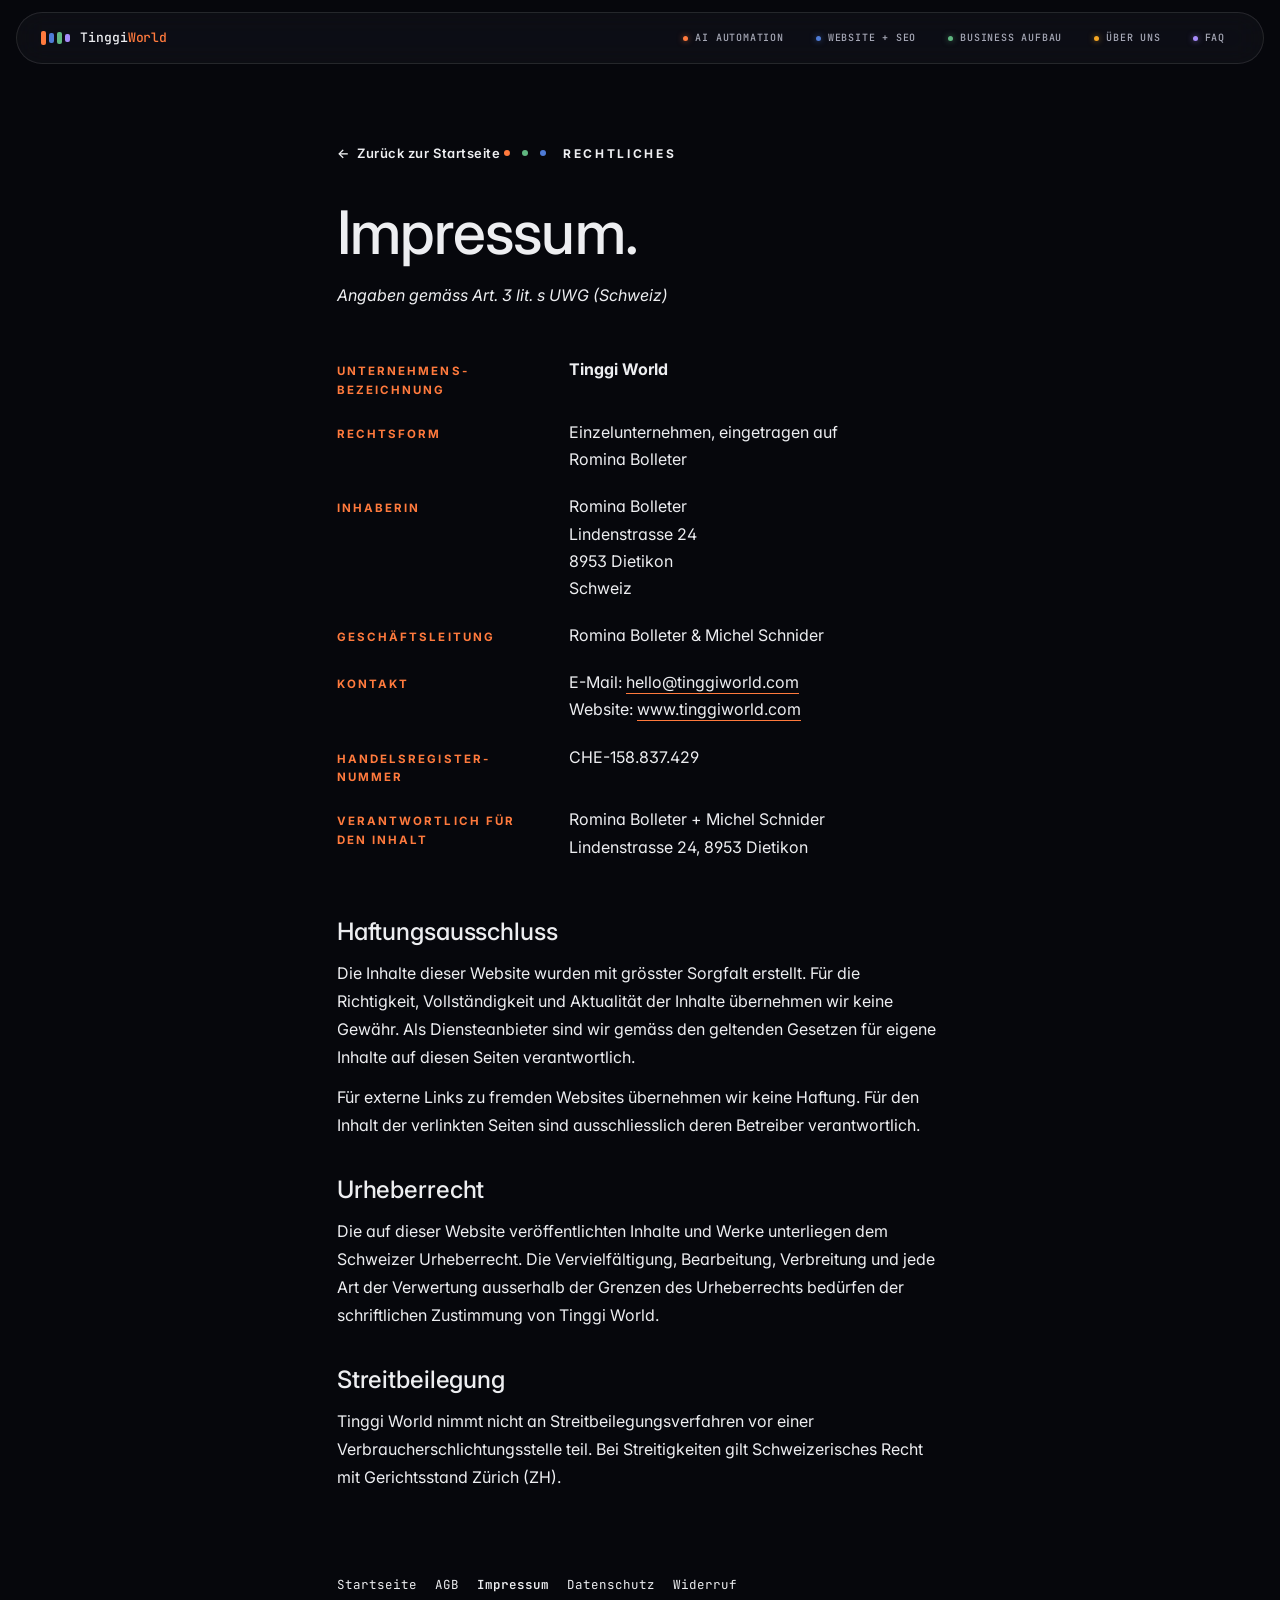
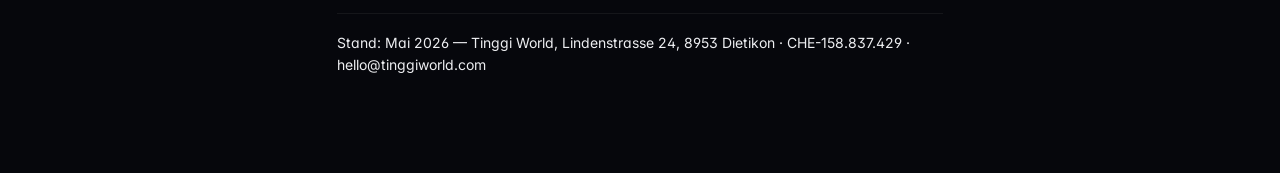
<file: impressum.html>
<!DOCTYPE html>
<html lang="de-CH">
<head>
<meta charset="UTF-8">
<meta name="viewport" content="width=device-width, initial-scale=1.0">
<title>Impressum — Tinggi World, Einzelunternehmen Dietikon ZH</title>
<meta name="description" content="Impressum von Tinggi World gemäss Art. 3 lit. s UWG — Einzelunternehmen Romina Bolleter, Lindenstrasse 24, 8953 Dietikon ZH. HR-Nr. CHE-158.837.429.">
<link rel="canonical" href="https://www.tinggiworld.com/impressum.html">
<meta name="theme-color" content="#06070C">
<link rel="icon" type="image/svg+xml" href="favicon.svg">
<link rel="icon" type="image/png" sizes="32x32" href="favicon-32.png">
<link rel="icon" type="image/png" sizes="16x16" href="favicon-16.png">
<link rel="apple-touch-icon" sizes="180x180" href="apple-touch-icon.png">

<meta property="og:type" content="article">
<meta property="og:url" content="https://www.tinggiworld.com/impressum.html">
<meta property="og:title" content="Impressum — Tinggi World">
<meta property="og:description" content="Angaben gemäss Art. 3 lit. s UWG. Einzelunternehmen in Dietikon, Schweiz.">
<meta property="og:image" content="https://www.tinggiworld.com/assets/img/og-image.png">
<meta property="og:image:width" content="1200">
<meta property="og:image:height" content="630">
<meta property="og:locale" content="de_CH">
<meta property="og:site_name" content="Tinggi World">

<meta name="twitter:card" content="summary_large_image">
<meta name="twitter:title" content="Impressum — Tinggi World">
<meta name="twitter:description" content="Einzelunternehmen in Dietikon, Schweiz.">
<meta name="twitter:image" content="https://www.tinggiworld.com/assets/img/og-image.png">

<link rel="preconnect" href="https://fonts.googleapis.com">
<link rel="preconnect" href="https://fonts.gstatic.com" crossorigin>
<link href="https://fonts.googleapis.com/css2?family=Playfair+Display:ital,wght@0,400;0,500;0,600;1,400;1,500&family=Lora:ital,wght@0,400;0,500;1,400&family=Lato:wght@400;500;700&display=swap" rel="stylesheet">

<link rel="stylesheet" href="styles.css">
<style>
  body { background: var(--bg); color: var(--text); }
  .legal-page {
    max-width: 760px;
    margin: 0 auto;
    padding: 140px 6vw 96px;
  }
  .legal-back {
    display: inline-flex;
    align-items: center;
    gap: 8px;
    font-family: var(--font-ui);
    font-size: 13px;
    font-weight: 600;
    letter-spacing: 0.04em;
    color: var(--muted);
    text-decoration: none;
    margin-bottom: 36px;
    transition: color 200ms var(--ease);
  }
  .legal-back:hover { color: var(--text); }
  .legal-eyebrow {
    font-family: var(--font-ui);
    font-size: 12px;
    font-weight: 700;
    letter-spacing: 0.22em;
    text-transform: uppercase;
    color: var(--muted);
    margin-bottom: 18px;
    display: inline-block;
  }
  .legal-eyebrow .dot {
    display: inline-block;
    width: 6px; height: 6px;
    border-radius: 50%;
    vertical-align: middle;
    margin-right: 12px;
    transform: translateY(-2px);
  }
  .legal-title {
    font-family: var(--font-display);
    font-size: clamp(38px, 5vw, 60px);
    font-weight: 500;
    line-height: 1.08;
    letter-spacing: -0.015em;
    margin-bottom: 18px;
    text-wrap: balance;
  }
  .legal-sub {
    font-family: var(--font-body);
    font-style: italic;
    font-size: 16px;
    line-height: 1.6;
    color: var(--muted);
    margin-bottom: 48px;
  }

  .imp-grid {
    display: grid;
    grid-template-columns: 200px 1fr;
    gap: 20px 32px;
    margin-bottom: 56px;
  }
  @media (max-width: 640px) {
    .imp-grid { grid-template-columns: 1fr; gap: 4px 0; }
    .imp-grid dt { margin-top: 18px; }
  }
  .imp-grid dt {
    font-family: var(--font-ui);
    font-size: 11.5px;
    font-weight: 700;
    letter-spacing: 0.18em;
    text-transform: uppercase;
    color: var(--terracotta);
    padding-top: 6px;
  }
  .imp-grid dd {
    font-family: var(--font-body);
    font-size: 16px;
    line-height: 1.7;
    color: var(--text);
    margin: 0;
    text-wrap: pretty;
  }
  .imp-grid dd a {
    color: var(--text);
    text-decoration: none;
    border-bottom: 1px solid var(--terracotta);
    padding-bottom: 1px;
    transition: opacity 200ms var(--ease);
  }
  .imp-grid dd a:hover { opacity: 0.75; }
  .imp-grid dd em {
    font-style: normal;
    color: var(--muted);
    font-size: 14.5px;
  }

  .legal-section {
    margin-bottom: 36px;
    scroll-margin-top: calc(64px + 24px);
  }
  .legal-section h2 {
    font-family: var(--font-display);
    font-size: clamp(20px, 2vw, 24px);
    font-weight: 500;
    line-height: 1.25;
    margin-bottom: 12px;
    color: var(--text);
    letter-spacing: -0.005em;
  }
  .legal-section p {
    font-family: var(--font-body);
    font-size: 16px;
    line-height: 1.75;
    color: var(--text);
    margin-bottom: 12px;
    text-wrap: pretty;
  }
  .legal-section strong { font-weight: 500; color: var(--text); }

  .legal-footer {
    margin-top: 56px;
    padding-top: 28px;
    border-top: 1px solid var(--border);
    font-family: var(--font-body);
    font-size: 14px;
    color: var(--muted);
    line-height: 1.6;
  }
  .legal-footer a { color: var(--text); text-decoration: none; border-bottom: 1px solid var(--border); transition: border-color 200ms var(--ease); }
  .legal-footer a:hover { border-bottom-color: var(--text); }
</style>

<!-- Privacy-friendly analytics by Plausible — wird nach Consent (Analyse) geladen -->
<script type="text/plain" data-cookie-consent="analytics" async src="https://plausible.io/js/pa-MJmjMK8x1ovVNPynp-o6t.js"></script>
<script type="text/plain" data-cookie-consent="analytics">
  window.plausible=window.plausible||function(){(plausible.q=plausible.q||[]).push(arguments)},plausible.init=plausible.init||function(i){plausible.o=i||{}};
  plausible.init()
</script>

<!-- LinkedIn Insight Tag: ID hier eintragen (ersetze PARTNER_ID_HIER_EINTRAGEN) — wird nach Consent (Marketing) geladen -->
<script type="text/plain" data-cookie-consent="marketing">
  _linkedin_partner_id = "PARTNER_ID_HIER_EINTRAGEN";
  window._linkedin_data_partner_ids = (window._linkedin_data_partner_ids || []);
  window._linkedin_data_partner_ids.push(_linkedin_partner_id);
  (function(l){if(!l){window.lintrk=function(a,b){window.lintrk.q.push([a,b])};window.lintrk.q=[]}
    var s=document.getElementsByTagName("script")[0];var b=document.createElement("script");
    b.type="text/javascript";b.async=true;b.src="https://snap.licdn.com/li.lms-analytics/insight.min.js";
    s.parentNode.insertBefore(b,s)})(window.lintrk);
</script>

<!-- Meta Pixel: ID hier eintragen (ersetze PIXEL_ID_HIER_EINTRAGEN) — wird nach Consent (Marketing) geladen -->
<script type="text/plain" data-cookie-consent="marketing">
  !function(f,b,e,v,n,t,s)
  {if(f.fbq)return;n=f.fbq=function(){n.callMethod?n.callMethod.apply(n,arguments):n.queue.push(arguments)};
  if(!f._fbq)f._fbq=n;n.push=n;n.loaded=!0;n.version='2.0';n.queue=[];t=b.createElement(e);t.async=!0;
  t.src=v;s=b.getElementsByTagName(e)[0];s.parentNode.insertBefore(t,s)}(window,document,'script','https://connect.facebook.net/en_US/fbevents.js');
  fbq('init','PIXEL_ID_HIER_EINTRAGEN');
  fbq('track','PageView');
</script>
</head>
<body>

<nav class="nav" id="nav">
  <a href="index.html" class="nav-brand" aria-label="Tinggi World">
    <span class="token-stream" aria-hidden="true">
      <span class="ts-bar ts-1"></span>
      <span class="ts-bar ts-2"></span>
      <span class="ts-bar ts-3"></span>
      <span class="ts-bar ts-4"></span>
    </span>
    <span class="nav-brand-text">Tinggi<span class="nav-brand-accent"> World</span></span>
  </a>
  <div class="nav-links" id="navLinks">
    <a href="index.html#ai"       class="nav-link" data-pill="ai"><span class="nav-dot"></span>AI Automation</a>
    <a href="index.html#web-seo"  class="nav-link" data-pill="web"><span class="nav-dot"></span>Website + SEO</a>
    <a href="index.html#coaching" class="nav-link" data-pill="coach"><span class="nav-dot"></span>Business Aufbau</a>
    <a href="index.html#tinggi"   class="nav-link" data-pill="about"><span class="nav-dot"></span>Über uns</a>
    <a href="index.html#faq"      class="nav-link" data-pill="faq"><span class="nav-dot"></span>FAQ</a>
  </div>
  <button class="nav-burger" id="navBurger" aria-label="Menü">
    <span></span><span></span><span></span>
  </button>
</nav>

<main class="legal-page">

  <a href="index.html" class="legal-back">
    <span aria-hidden="true">←</span> Zurück zur Startseite
  </a>

  <span class="legal-eyebrow">
    <span class="dot" style="background: var(--terracotta);"></span>
    <span class="dot" style="background: var(--forest); margin-left: -6px;"></span>
    <span class="dot" style="background: var(--ink); margin-left: -6px;"></span>
    Rechtliches
  </span>

  <h1 class="legal-title">Impressum.</h1>
  <p class="legal-sub">Angaben gemäss Art. 3 lit. s UWG (Schweiz)</p>

  <dl class="imp-grid">
    <dt>Unternehmens­bezeichnung</dt>
    <dd><strong>Tinggi World</strong></dd>

    <dt>Rechtsform</dt>
    <dd>Einzelunternehmen, eingetragen auf Romina Bolleter</dd>

    <dt>Inhaberin</dt>
    <dd>
      Romina Bolleter<br>
      Lindenstrasse 24<br>
      8953 Dietikon<br>
      Schweiz
    </dd>

    <dt>Geschäftsleitung</dt>
    <dd>Romina Bolleter &amp; Michel Schnider</dd>

    <dt>Kontakt</dt>
    <dd>
      E-Mail: <a href="mailto:hello@tinggiworld.com">hello@tinggiworld.com</a><br>
      Website: <a href="https://www.tinggiworld.com">www.tinggiworld.com</a>
    </dd>

    <dt>Handelsregister­nummer</dt>
    <dd>CHE-158.837.429</dd>

    <dt>Verantwortlich für den Inhalt</dt>
    <dd>
      Romina Bolleter + Michel Schnider<br>
      Lindenstrasse 24, 8953 Dietikon
    </dd>
  </dl>

  <section class="legal-section">
    <h2>Haftungsausschluss</h2>
    <p>
      Die Inhalte dieser Website wurden mit grösster Sorgfalt erstellt. Für die
      Richtigkeit, Vollständigkeit und Aktualität der Inhalte übernehmen wir
      keine Gewähr. Als Diensteanbieter sind wir gemäss den geltenden Gesetzen
      für eigene Inhalte auf diesen Seiten verantwortlich.
    </p>
    <p>
      Für externe Links zu fremden Websites übernehmen wir keine Haftung. Für
      den Inhalt der verlinkten Seiten sind ausschliesslich deren Betreiber
      verantwortlich.
    </p>
  </section>

  <section class="legal-section">
    <h2>Urheberrecht</h2>
    <p>
      Die auf dieser Website veröffentlichten Inhalte und Werke unterliegen dem
      Schweizer Urheberrecht. Die Vervielfältigung, Bearbeitung, Verbreitung
      und jede Art der Verwertung ausserhalb der Grenzen des Urheberrechts
      bedürfen der schriftlichen Zustimmung von Tinggi World.
    </p>
  </section>

  <section class="legal-section">
    <h2>Streitbeilegung</h2>
    <p>
      Tinggi World nimmt nicht an Streitbeilegungsverfahren vor einer
      Verbraucherschlichtungsstelle teil. Bei Streitigkeiten gilt
      Schweizerisches Recht mit Gerichtsstand Zürich (ZH).
    </p>
  </section>

  <footer class="legal-footer">
    <nav class="legal-footer-nav" aria-label="Rechtliches">
      <a href="index.html">Startseite</a>
      <a href="agb.html">AGB</a>
      <a href="impressum.html" aria-current="page">Impressum</a>
      <a href="datenschutz.html">Datenschutz</a>
      <a href="widerrufsbelehrung.html">Widerruf</a>
    </nav>
    Stand: Mai 2026 — Tinggi World, Lindenstrasse 24, 8953 Dietikon · CHE-158.837.429 ·
    <a href="mailto:hello@tinggiworld.com">hello@tinggiworld.com</a>
  </footer>

</main>

<script src="script.js"></script>
</body>
</html>
</file>
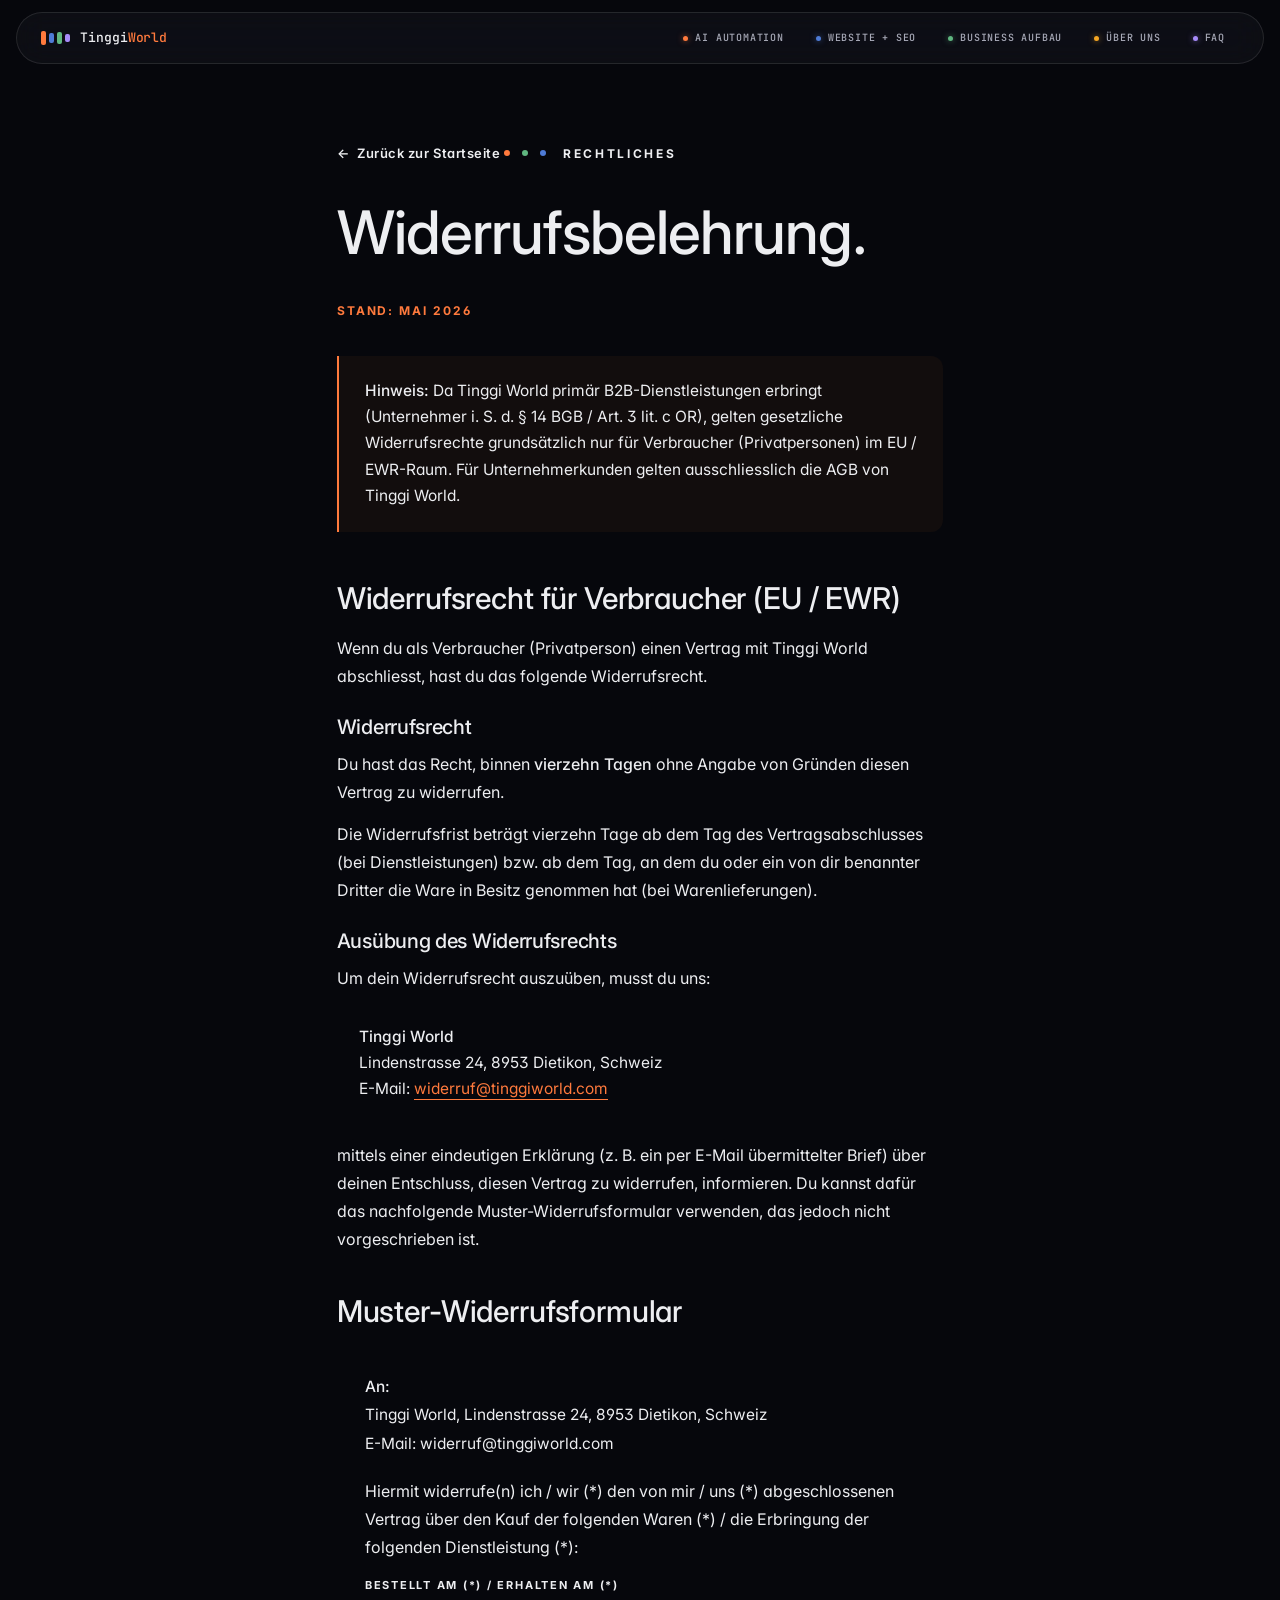
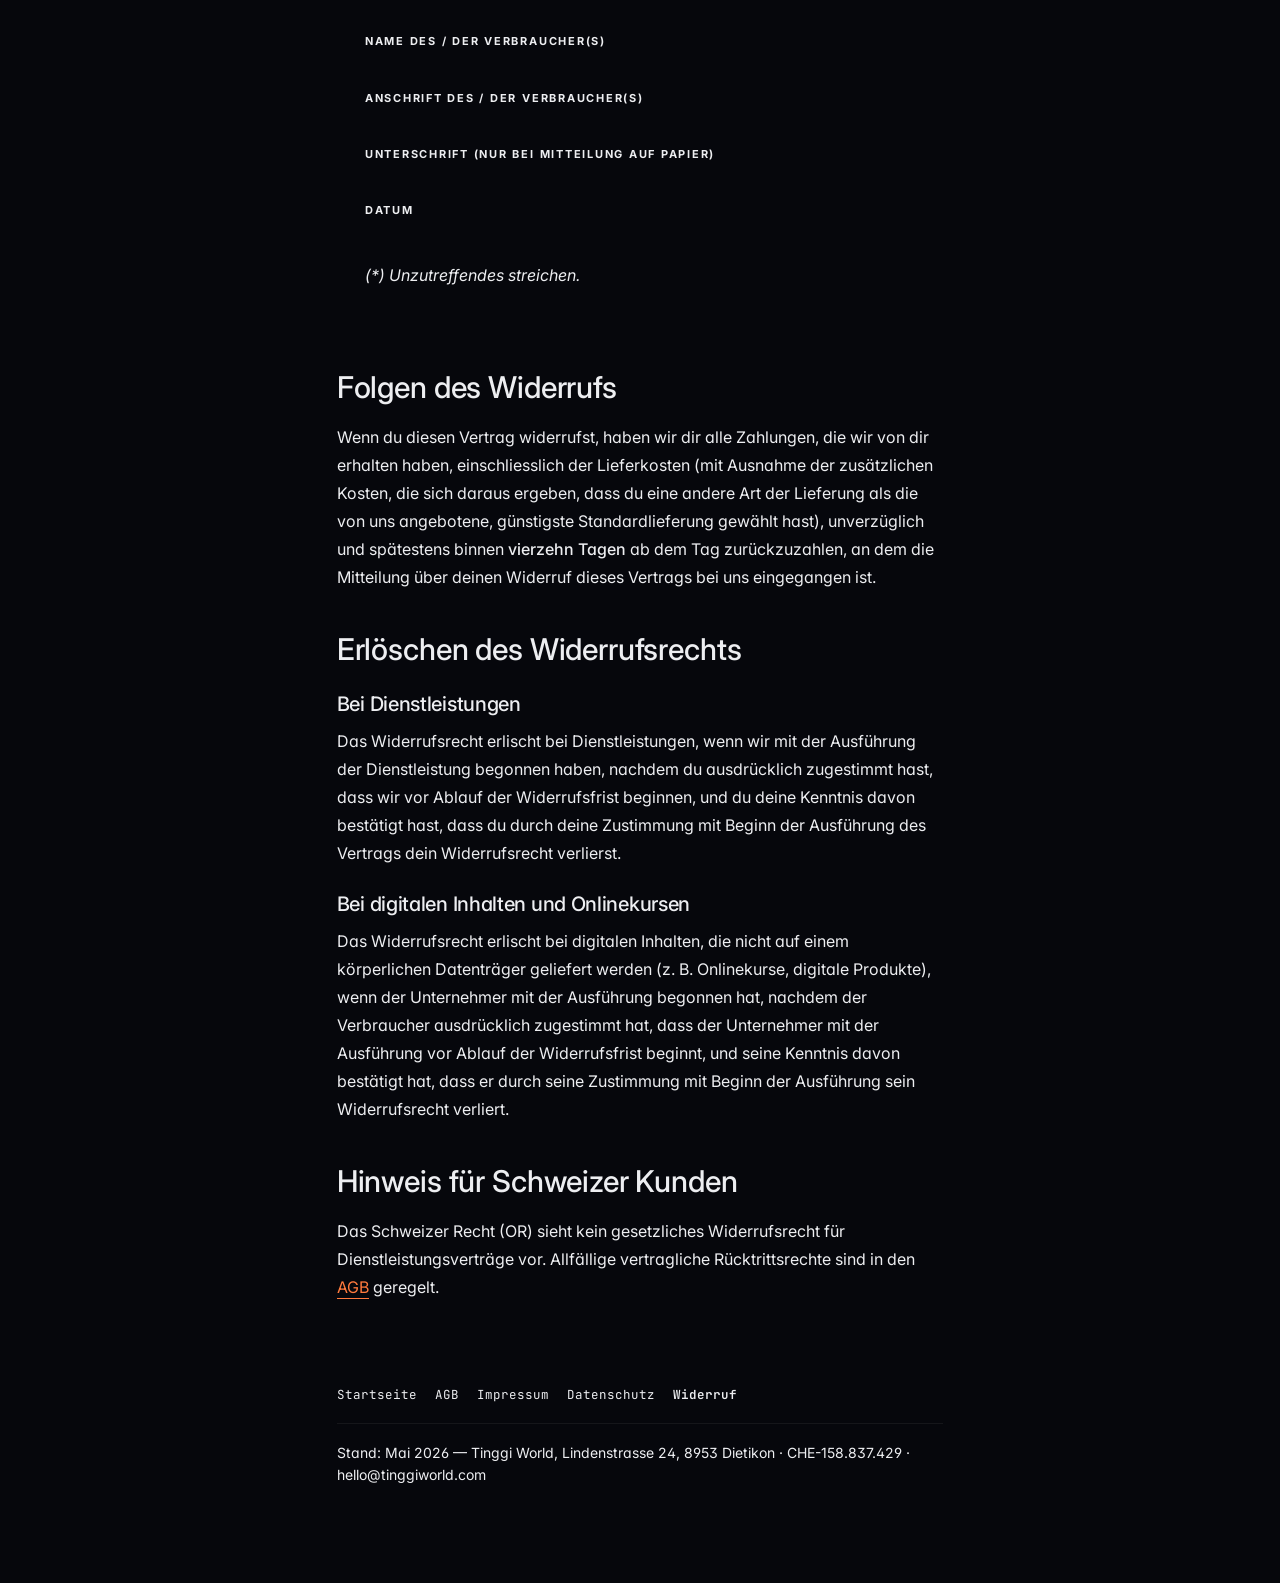
<file: widerrufsbelehrung.html>
<!DOCTYPE html>
<html lang="de-CH">
<head>
<meta charset="UTF-8">
<meta name="viewport" content="width=device-width, initial-scale=1.0">
<title>Widerrufsbelehrung — Tinggi World (14 Tage für DE/AT)</title>
<meta name="description" content="Widerrufsbelehrung von Tinggi World für Verbraucher aus Deutschland und Österreich. 14-tägiges Widerrufsrecht, Bedingungen und Muster-Widerrufsformular.">
<link rel="canonical" href="https://www.tinggiworld.com/widerrufsbelehrung.html">
<meta name="theme-color" content="#06070C">
<link rel="icon" type="image/svg+xml" href="favicon.svg">
<link rel="icon" type="image/png" sizes="32x32" href="favicon-32.png">
<link rel="icon" type="image/png" sizes="16x16" href="favicon-16.png">
<link rel="apple-touch-icon" sizes="180x180" href="apple-touch-icon.png">

<meta property="og:type" content="article">
<meta property="og:url" content="https://www.tinggiworld.com/widerrufsbelehrung.html">
<meta property="og:title" content="Widerrufsbelehrung — Tinggi World">
<meta property="og:description" content="14-tägiges Widerrufsrecht für Verbraucher aus DE und AT.">
<meta property="og:image" content="https://www.tinggiworld.com/assets/img/og-image.png">
<meta property="og:image:width" content="1200">
<meta property="og:image:height" content="630">
<meta property="og:locale" content="de_CH">
<meta property="og:site_name" content="Tinggi World">

<meta name="twitter:card" content="summary_large_image">
<meta name="twitter:title" content="Widerrufsbelehrung — Tinggi World">
<meta name="twitter:description" content="14-tägiges Widerrufsrecht für Verbraucher aus DE und AT.">
<meta name="twitter:image" content="https://www.tinggiworld.com/assets/img/og-image.png">

<link rel="preconnect" href="https://fonts.googleapis.com">
<link rel="preconnect" href="https://fonts.gstatic.com" crossorigin>
<link href="https://fonts.googleapis.com/css2?family=Playfair+Display:ital,wght@0,400;0,500;0,600;1,400;1,500&family=Lora:ital,wght@0,400;0,500;1,400&family=Lato:wght@400;500;700&display=swap" rel="stylesheet">

<link rel="stylesheet" href="styles.css">
<style>
  body { background: var(--bg); color: var(--text); }
  .legal-page {
    max-width: 760px;
    margin: 0 auto;
    padding: 140px 6vw 96px;
  }
  .legal-back {
    display: inline-flex;
    align-items: center;
    gap: 8px;
    font-family: var(--font-ui);
    font-size: 13px;
    font-weight: 600;
    letter-spacing: 0.04em;
    color: var(--muted);
    text-decoration: none;
    margin-bottom: 36px;
    transition: color 200ms var(--ease);
  }
  .legal-back:hover { color: var(--text); }
  .legal-eyebrow {
    font-family: var(--font-ui);
    font-size: 12px;
    font-weight: 700;
    letter-spacing: 0.22em;
    text-transform: uppercase;
    color: var(--muted);
    margin-bottom: 18px;
    display: inline-block;
  }
  .legal-eyebrow .dot {
    display: inline-block;
    width: 6px; height: 6px;
    border-radius: 50%;
    vertical-align: middle;
    margin-right: 12px;
    transform: translateY(-2px);
  }
  .legal-title {
    font-family: var(--font-display);
    font-size: clamp(38px, 5vw, 60px);
    font-weight: 500;
    line-height: 1.08;
    letter-spacing: -0.015em;
    margin-bottom: 24px;
    text-wrap: balance;
  }
  .legal-validity {
    font-family: var(--font-ui);
    font-size: 12px;
    font-weight: 700;
    letter-spacing: 0.16em;
    text-transform: uppercase;
    color: var(--terracotta);
    margin-bottom: 36px;
    padding-top: 12px;
    border-top: 1px solid var(--border);
    display: inline-block;
    padding-right: 24px;
  }

  .legal-callout {
    margin: 0 0 48px;
    padding: 22px 26px;
    background: rgba(196, 98, 45, 0.06);
    border-left: 2px solid var(--terracotta);
    border-radius: 0 12px 12px 0;
    font-family: var(--font-body);
    font-size: 15.5px;
    line-height: 1.7;
    color: var(--text);
    text-wrap: pretty;
  }
  .legal-callout strong { font-weight: 500; }

  .legal-section {
    margin-bottom: 40px;
    scroll-margin-top: calc(64px + 24px);
  }
  .legal-section h2 {
    font-family: var(--font-display);
    font-size: clamp(24px, 2.4vw, 30px);
    font-weight: 500;
    line-height: 1.2;
    margin-bottom: 18px;
    color: var(--text);
    letter-spacing: -0.005em;
  }
  .legal-section h3 {
    font-family: var(--font-display);
    font-size: 20px;
    font-weight: 500;
    line-height: 1.3;
    color: var(--text);
    margin: 24px 0 10px;
  }
  .legal-section p {
    font-family: var(--font-body);
    font-size: 16px;
    line-height: 1.75;
    color: var(--text);
    margin-bottom: 14px;
    text-wrap: pretty;
  }
  .legal-section strong { font-weight: 500; color: var(--text); }
  .legal-section a {
    color: var(--terracotta);
    text-decoration: none;
    border-bottom: 1px solid var(--terracotta);
    padding-bottom: 1px;
  }
  .legal-section a:hover { opacity: 0.75; }

  .legal-address {
    font-family: var(--font-body);
    font-size: 15.5px;
    line-height: 1.7;
    padding: 18px 22px;
    background: var(--card);
    border: 1px solid var(--border);
    border-radius: 12px;
    margin: 14px 0 20px;
  }
  .legal-address strong { font-weight: 500; }

  .legal-form {
    font-family: var(--font-body);
    font-size: 15.5px;
    line-height: 1.85;
    background: var(--card);
    border: 1px solid var(--border);
    border-radius: 12px;
    padding: 26px 28px;
    margin: 16px 0 24px;
  }
  .legal-form .form-label {
    font-family: var(--font-ui);
    font-size: 11px;
    font-weight: 700;
    letter-spacing: 0.16em;
    text-transform: uppercase;
    color: var(--muted);
    display: block;
    margin-top: 14px;
    margin-bottom: 2px;
  }
  .legal-form .form-line {
    border-bottom: 1px dashed var(--border);
    min-height: 1.3em;
    margin-bottom: 4px;
  }
  .legal-form-note {
    font-size: 13.5px;
    color: var(--muted);
    margin-top: 18px;
    font-style: italic;
  }

  .legal-footer {
    margin-top: 56px;
    padding-top: 28px;
    border-top: 1px solid var(--border);
    font-family: var(--font-body);
    font-size: 14px;
    color: var(--muted);
    line-height: 1.6;
  }
  .legal-footer a { color: var(--text); text-decoration: none; border-bottom: 1px solid var(--border); transition: border-color 200ms var(--ease); }
  .legal-footer a:hover { border-bottom-color: var(--text); }
</style>

<!-- Privacy-friendly analytics by Plausible — wird nach Consent (Analyse) geladen -->
<script type="text/plain" data-cookie-consent="analytics" async src="https://plausible.io/js/pa-MJmjMK8x1ovVNPynp-o6t.js"></script>
<script type="text/plain" data-cookie-consent="analytics">
  window.plausible=window.plausible||function(){(plausible.q=plausible.q||[]).push(arguments)},plausible.init=plausible.init||function(i){plausible.o=i||{}};
  plausible.init()
</script>

<!-- LinkedIn Insight Tag: ID hier eintragen (ersetze PARTNER_ID_HIER_EINTRAGEN) — wird nach Consent (Marketing) geladen -->
<script type="text/plain" data-cookie-consent="marketing">
  _linkedin_partner_id = "PARTNER_ID_HIER_EINTRAGEN";
  window._linkedin_data_partner_ids = (window._linkedin_data_partner_ids || []);
  window._linkedin_data_partner_ids.push(_linkedin_partner_id);
  (function(l){if(!l){window.lintrk=function(a,b){window.lintrk.q.push([a,b])};window.lintrk.q=[]}
    var s=document.getElementsByTagName("script")[0];var b=document.createElement("script");
    b.type="text/javascript";b.async=true;b.src="https://snap.licdn.com/li.lms-analytics/insight.min.js";
    s.parentNode.insertBefore(b,s)})(window.lintrk);
</script>

<!-- Meta Pixel: ID hier eintragen (ersetze PIXEL_ID_HIER_EINTRAGEN) — wird nach Consent (Marketing) geladen -->
<script type="text/plain" data-cookie-consent="marketing">
  !function(f,b,e,v,n,t,s)
  {if(f.fbq)return;n=f.fbq=function(){n.callMethod?n.callMethod.apply(n,arguments):n.queue.push(arguments)};
  if(!f._fbq)f._fbq=n;n.push=n;n.loaded=!0;n.version='2.0';n.queue=[];t=b.createElement(e);t.async=!0;
  t.src=v;s=b.getElementsByTagName(e)[0];s.parentNode.insertBefore(t,s)}(window,document,'script','https://connect.facebook.net/en_US/fbevents.js');
  fbq('init','PIXEL_ID_HIER_EINTRAGEN');
  fbq('track','PageView');
</script>
</head>
<body>

<nav class="nav" id="nav">
  <a href="index.html" class="nav-brand" aria-label="Tinggi World">
    <span class="token-stream" aria-hidden="true">
      <span class="ts-bar ts-1"></span>
      <span class="ts-bar ts-2"></span>
      <span class="ts-bar ts-3"></span>
      <span class="ts-bar ts-4"></span>
    </span>
    <span class="nav-brand-text">Tinggi<span class="nav-brand-accent"> World</span></span>
  </a>
  <div class="nav-links" id="navLinks">
    <a href="index.html#ai"       class="nav-link" data-pill="ai"><span class="nav-dot"></span>AI Automation</a>
    <a href="index.html#web-seo"  class="nav-link" data-pill="web"><span class="nav-dot"></span>Website + SEO</a>
    <a href="index.html#coaching" class="nav-link" data-pill="coach"><span class="nav-dot"></span>Business Aufbau</a>
    <a href="index.html#tinggi"   class="nav-link" data-pill="about"><span class="nav-dot"></span>Über uns</a>
    <a href="index.html#faq"      class="nav-link" data-pill="faq"><span class="nav-dot"></span>FAQ</a>
  </div>
  <button class="nav-burger" id="navBurger" aria-label="Menü">
    <span></span><span></span><span></span>
  </button>
</nav>

<main class="legal-page">

  <a href="index.html" class="legal-back">
    <span aria-hidden="true">←</span> Zurück zur Startseite
  </a>

  <span class="legal-eyebrow">
    <span class="dot" style="background: var(--terracotta);"></span>
    <span class="dot" style="background: var(--forest); margin-left: -6px;"></span>
    <span class="dot" style="background: var(--ink); margin-left: -6px;"></span>
    Rechtliches
  </span>

  <h1 class="legal-title">Widerrufsbelehrung.</h1>
  <div class="legal-validity">Stand: Mai 2026</div>

  <div class="legal-callout">
    <strong>Hinweis:</strong> Da Tinggi World primär B2B-Dienstleistungen erbringt
    (Unternehmer i. S. d. § 14 BGB / Art. 3 lit. c OR), gelten gesetzliche
    Widerrufsrechte grundsätzlich nur für Verbraucher (Privatpersonen) im
    EU / EWR-Raum. Für Unternehmerkunden gelten ausschliesslich die
    <a href="agb.html">AGB von Tinggi World</a>.
  </div>

  <section class="legal-section">
    <h2>Widerrufsrecht für Verbraucher (EU / EWR)</h2>
    <p>
      Wenn du als Verbraucher (Privatperson) einen Vertrag mit Tinggi World
      abschliesst, hast du das folgende Widerrufsrecht.
    </p>

    <h3>Widerrufsrecht</h3>
    <p>
      Du hast das Recht, binnen <strong>vierzehn Tagen</strong> ohne Angabe von
      Gründen diesen Vertrag zu widerrufen.
    </p>
    <p>
      Die Widerrufsfrist beträgt vierzehn Tage ab dem Tag des Vertragsabschlusses
      (bei Dienstleistungen) bzw. ab dem Tag, an dem du oder ein von dir
      benannter Dritter die Ware in Besitz genommen hat (bei Warenlieferungen).
    </p>

    <h3>Ausübung des Widerrufsrechts</h3>
    <p>Um dein Widerrufsrecht auszuüben, musst du uns:</p>
    <div class="legal-address">
      <strong>Tinggi World</strong><br>
      Lindenstrasse 24, 8953 Dietikon, Schweiz<br>
      E-Mail: <a href="mailto:widerruf@tinggiworld.com" style="color: var(--terracotta); text-decoration: none; border-bottom: 1px solid var(--terracotta);">widerruf@tinggiworld.com</a>
    </div>
    <p>
      mittels einer eindeutigen Erklärung (z. B. ein per E-Mail übermittelter
      Brief) über deinen Entschluss, diesen Vertrag zu widerrufen, informieren.
      Du kannst dafür das nachfolgende Muster-Widerrufsformular verwenden, das
      jedoch nicht vorgeschrieben ist.
    </p>
  </section>

  <section class="legal-section">
    <h2>Muster-Widerrufsformular</h2>
    <div class="legal-form">
      <strong>An:</strong><br>
      Tinggi World, Lindenstrasse 24, 8953 Dietikon, Schweiz<br>
      E-Mail: widerruf@tinggiworld.com

      <p style="margin-top: 18px; margin-bottom: 8px;">
        Hiermit widerrufe(n) ich / wir <span aria-hidden="true">(*)</span> den
        von mir / uns <span aria-hidden="true">(*)</span> abgeschlossenen Vertrag
        über den Kauf der folgenden Waren <span aria-hidden="true">(*)</span> /
        die Erbringung der folgenden Dienstleistung <span aria-hidden="true">(*)</span>:
      </p>

      <span class="form-label">Bestellt am (*) / erhalten am (*)</span>
      <div class="form-line"></div>

      <span class="form-label">Name des / der Verbraucher(s)</span>
      <div class="form-line"></div>

      <span class="form-label">Anschrift des / der Verbraucher(s)</span>
      <div class="form-line"></div>

      <span class="form-label">Unterschrift (nur bei Mitteilung auf Papier)</span>
      <div class="form-line"></div>

      <span class="form-label">Datum</span>
      <div class="form-line"></div>

      <p class="legal-form-note">(*) Unzutreffendes streichen.</p>
    </div>
  </section>

  <section class="legal-section">
    <h2>Folgen des Widerrufs</h2>
    <p>
      Wenn du diesen Vertrag widerrufst, haben wir dir alle Zahlungen, die wir
      von dir erhalten haben, einschliesslich der Lieferkosten (mit Ausnahme der
      zusätzlichen Kosten, die sich daraus ergeben, dass du eine andere Art der
      Lieferung als die von uns angebotene, günstigste Standardlieferung gewählt
      hast), unverzüglich und spätestens binnen <strong>vierzehn Tagen</strong>
      ab dem Tag zurückzuzahlen, an dem die Mitteilung über deinen Widerruf
      dieses Vertrags bei uns eingegangen ist.
    </p>
  </section>

  <section class="legal-section">
    <h2>Erlöschen des Widerrufsrechts</h2>

    <h3>Bei Dienstleistungen</h3>
    <p>
      Das Widerrufsrecht erlischt bei Dienstleistungen, wenn wir mit der
      Ausführung der Dienstleistung begonnen haben, nachdem du ausdrücklich
      zugestimmt hast, dass wir vor Ablauf der Widerrufsfrist beginnen, und du
      deine Kenntnis davon bestätigt hast, dass du durch deine Zustimmung mit
      Beginn der Ausführung des Vertrags dein Widerrufsrecht verlierst.
    </p>

    <h3>Bei digitalen Inhalten und Onlinekursen</h3>
    <p>
      Das Widerrufsrecht erlischt bei digitalen Inhalten, die nicht auf einem
      körperlichen Datenträger geliefert werden (z. B. Onlinekurse, digitale
      Produkte), wenn der Unternehmer mit der Ausführung begonnen hat, nachdem
      der Verbraucher ausdrücklich zugestimmt hat, dass der Unternehmer mit der
      Ausführung vor Ablauf der Widerrufsfrist beginnt, und seine Kenntnis davon
      bestätigt hat, dass er durch seine Zustimmung mit Beginn der Ausführung
      sein Widerrufsrecht verliert.
    </p>
  </section>

  <section class="legal-section">
    <h2>Hinweis für Schweizer Kunden</h2>
    <p>
      Das Schweizer Recht (OR) sieht kein gesetzliches Widerrufsrecht für
      Dienstleistungsverträge vor. Allfällige vertragliche Rücktrittsrechte
      sind in den <a href="agb.html">AGB</a> geregelt.
    </p>
  </section>

  <footer class="legal-footer">
    <nav class="legal-footer-nav" aria-label="Rechtliches">
      <a href="index.html">Startseite</a>
      <a href="agb.html">AGB</a>
      <a href="impressum.html">Impressum</a>
      <a href="datenschutz.html">Datenschutz</a>
      <a href="widerrufsbelehrung.html" aria-current="page">Widerruf</a>
    </nav>
    Stand: Mai 2026 — Tinggi World, Lindenstrasse 24, 8953 Dietikon · CHE-158.837.429 ·
    <a href="mailto:hello@tinggiworld.com">hello@tinggiworld.com</a>
  </footer>

</main>

<script src="script.js"></script>
</body>
</html>
</file>
<file: styles.css>
/* =================================================================
   TINGGI WORLD — DARK FUTURE
   Single-page · 3-Säulen-Akzent-System · Modern Scroll
   Reference: linear.app · n8n.io · anthropic.com
   ================================================================= */

/* ---------- RESET ---------- */
*,*::before,*::after{box-sizing:border-box;margin:0;padding:0}
html{scroll-behavior:smooth;-webkit-text-size-adjust:100%;background:#06070C}
body{
  font-family:'Inter',system-ui,-apple-system,sans-serif;
  font-size:16px;line-height:1.6;
  background:var(--bg);color:var(--text);
  -webkit-font-smoothing:antialiased;-moz-osx-font-smoothing:grayscale;
  overflow-x:hidden;font-feature-settings:'ss01','cv11';
}
img,svg{display:block;max-width:100%;height:auto}
button{font-family:inherit;background:none;border:0;cursor:pointer;color:inherit}
a{color:inherit;text-decoration:none}
ul{list-style:none}
input,textarea{font-family:inherit}
::selection{background:var(--accent);color:#fff}

/* ---------- TOKENS ---------- */
:root{
  /* DARK FUTURE PALETTE */
  --bg:#06070C;            /* base background */
  --bg-soft:#0B0D15;       /* section alt */
  --bg-card:#0F121C;       /* card background */
  --bg-elev:#161A26;       /* elevated card */
  --bg-glass:rgba(255,255,255,0.03);

  /* Borders */
  --line:rgba(255,255,255,0.06);
  --line-strong:rgba(255,255,255,0.12);
  --line-bright:rgba(255,255,255,0.20);

  /* Text */
  --text:#EDEEF1;
  --text-soft:#A8AAB8;
  --text-mute:#6E7188;
  --text-dim:#494C5E;

  /* Brand accents (per Säule) */
  --terracotta:#FF7A3D;       /* AI — Brighter for dark bg */
  --terracotta-deep:#C4622D;
  --terracotta-glow:rgba(255,122,61,0.35);
  --ink:#4E7BD6;              /* Web+SEO — Brighter blue */
  --ink-deep:#2E4A7A;
  --ink-glow:rgba(78,123,214,0.35);
  --forest:#5FB680;           /* Coaching — Brighter green */
  --forest-deep:#4A7C59;
  --forest-glow:rgba(95,182,128,0.30);
  --amber:#F2C56A;            /* warmth accent */

  /* Section-scoped accent (defaults to terracotta) */
  --accent:var(--terracotta);
  --accent-deep:var(--terracotta-deep);
  --accent-glow:var(--terracotta-glow);

  /* Fonts */
  --f-sans:'Inter','InterVariable',system-ui,sans-serif;
  --f-display:'Instrument Serif','Inter',Georgia,serif;
  --f-mono:'JetBrains Mono','SF Mono',Consolas,monospace;

  /* Type scale */
  --t-xs:12px; --t-sm:13.5px; --t-md:15px; --t-lg:17px;
  --t-xl:20px; --t-2xl:28px;

  /* Spacing */
  --s-1:4px; --s-2:8px; --s-3:12px; --s-4:16px; --s-5:24px;
  --s-6:32px; --s-7:48px; --s-8:64px; --s-9:96px; --s-10:128px; --s-11:160px;

  /* Radius */
  --r-sm:6px; --r-md:10px; --r-lg:16px; --r-xl:24px; --r-2xl:32px; --r-pill:999px;

  /* Shadows */
  --sh-sm:0 1px 2px rgba(0,0,0,0.4);
  --sh-md:0 8px 24px rgba(0,0,0,0.5),0 2px 8px rgba(0,0,0,0.3);
  --sh-lg:0 24px 60px rgba(0,0,0,0.55),0 8px 16px rgba(0,0,0,0.35);
  --sh-glow:0 0 0 1px var(--accent-glow),0 0 32px var(--accent-glow);

  /* Motion */
  --m-fast:160ms;
  --m-base:280ms;
  --m-slow:520ms;
  --m-slower:900ms;
  --ease:cubic-bezier(0.22,1,0.36,1);
  --ease-out:cubic-bezier(0.16,1,0.3,1);
  --ease-back:cubic-bezier(0.34,1.56,0.64,1);

  /* Scroll-driven */
  --pulse-dur:3.2s;
  --aurora-dur:24s;
}

body[data-motion="cinematic"]{
  --pulse-dur:1.8s;
  --aurora-dur:14s;
  --sh-glow:0 0 0 1px var(--accent),0 0 48px var(--accent-glow),0 0 96px var(--accent-glow);
}

@media (prefers-reduced-motion: reduce){
  *,*::before,*::after{animation-duration:0.01ms!important;animation-iteration-count:1!important;transition-duration:0.01ms!important}
  html{scroll-behavior:auto}
  .reveal{opacity:1!important;transform:none!important}
  .marquee-track{animation:none!important}
}

/* Section-scoped pillar accents */
.sec--ai{--accent:var(--terracotta);--accent-deep:var(--terracotta-deep);--accent-glow:var(--terracotta-glow)}
.sec--web{--accent:var(--ink);--accent-deep:var(--ink-deep);--accent-glow:var(--ink-glow)}
.sec--coach{--accent:var(--forest);--accent-deep:var(--forest-deep);--accent-glow:var(--forest-glow)}
.sec--amber{--accent:var(--amber);--accent-deep:#D4A04C;--accent-glow:rgba(242,197,106,0.30)}

/* ---------- BACKGROUND LAYERS ---------- */
.bg-grid{
  position:fixed;inset:0;z-index:0;pointer-events:none;
  background-image:
    linear-gradient(rgba(255,255,255,0.025) 1px,transparent 1px),
    linear-gradient(90deg,rgba(255,255,255,0.025) 1px,transparent 1px);
  background-size:64px 64px;
  mask-image:radial-gradient(ellipse 80% 60% at 50% 30%,#000 30%,transparent 75%);
  -webkit-mask-image:radial-gradient(ellipse 80% 60% at 50% 30%,#000 30%,transparent 75%);
}

/* 4 corner glows */
.bg-corner{
  position:fixed;z-index:1;pointer-events:none;
  border-radius:50%;
  filter:blur(30px);
  will-change:transform;
}
.bg-corner--tl{
  top:-90px;left:-90px;
  width:180px;height:180px;
  background:radial-gradient(circle,rgba(255,122,61,0.45) 0%,rgba(255,122,61,0.18) 35%,transparent 70%);
  animation:cornerDriftTL 8s ease-in-out infinite alternate;
}
.bg-corner--tr{
  top:-75px;right:-75px;
  width:150px;height:150px;
  background:radial-gradient(circle,rgba(78,123,214,0.40) 0%,rgba(78,123,214,0.16) 35%,transparent 70%);
  animation:cornerDriftTR 10s ease-in-out infinite alternate;
}
.bg-corner--bl{
  bottom:-80px;left:-80px;
  width:160px;height:160px;
  background:radial-gradient(circle,rgba(95,182,128,0.35) 0%,rgba(95,182,128,0.13) 35%,transparent 70%);
  animation:cornerDriftBL 12s ease-in-out infinite alternate;
}
.bg-corner--br{
  bottom:-70px;right:-70px;
  width:140px;height:140px;
  background:radial-gradient(circle,rgba(167,139,250,0.30) 0%,rgba(167,139,250,0.12) 35%,transparent 70%);
  animation:cornerDriftBR 9s ease-in-out infinite alternate;
}
@keyframes cornerDriftTL{
  from{transform:translate(0,0) scale(1)}
  to{transform:translate(8px,8px) scale(1.15)}
}
@keyframes cornerDriftTR{
  from{transform:translate(0,0) scale(1)}
  to{transform:translate(-8px,8px) scale(1.15)}
}
@keyframes cornerDriftBL{
  from{transform:translate(0,0) scale(1)}
  to{transform:translate(8px,-8px) scale(1.15)}
}
@keyframes cornerDriftBR{
  from{transform:translate(0,0) scale(1)}
  to{transform:translate(-8px,-8px) scale(1.15)}
}

.bg-noise{
  position:fixed;inset:0;z-index:2;pointer-events:none;opacity:0.05;mix-blend-mode:overlay;
  background-image:url("data:image/svg+xml;utf8,<svg xmlns='http://www.w3.org/2000/svg' width='240' height='240'><filter id='n'><feTurbulence type='fractalNoise' baseFrequency='0.85' numOctaves='2'/></filter><rect width='100%25' height='100%25' filter='url(%23n)' opacity='0.7'/></svg>");
}

/* ---------- TYPOGRAPHY ---------- */
h1,h2,h3,h4{font-family:var(--f-sans);font-weight:600;letter-spacing:-0.022em;line-height:1.05;color:var(--text)}
h1{font-size:clamp(44px,8vw,108px);font-weight:500;letter-spacing:-0.035em}
h2{font-size:clamp(36px,5.5vw,68px);font-weight:500;letter-spacing:-0.028em;line-height:1.0}
h3{font-size:clamp(20px,2.4vw,28px);font-weight:600;letter-spacing:-0.015em;line-height:1.15}
h4{font-size:clamp(16px,1.6vw,19px);font-weight:600}

.h-display{
  font-family:var(--f-display);font-weight:400;font-style:italic;
  letter-spacing:-0.02em;
}

p{color:var(--text-soft)}

/* Eyebrow / mini-tag */
.eyebrow{
  display:inline-flex;align-items:center;gap:8px;
  padding:6px 12px;border-radius:var(--r-pill);
  background:rgba(255,255,255,0.04);border:1px solid var(--line);
  font-family:var(--f-mono);font-weight:500;
  font-size:11.5px;letter-spacing:0.04em;
  color:var(--text-soft);
  backdrop-filter:blur(8px);
}
.eyebrow .dot{
  width:6px;height:6px;border-radius:50%;background:var(--accent);
  box-shadow:0 0 8px var(--accent),0 0 2px var(--accent);
  animation:dotpulse 2s ease-in-out infinite;
}
@keyframes dotpulse{
  0%,100%{opacity:1;transform:scale(1)}
  50%{opacity:0.6;transform:scale(0.85)}
}

/* ---------- LAYOUT ---------- */
.container{max-width:1280px;margin:0 auto;padding:0 max(20px,4vw);position:relative;z-index:1}
.container-narrow{max-width:920px;margin:0 auto;padding:0 max(20px,4vw)}
.section{padding:clamp(96px,14vh,180px) 0;position:relative}
.section-lead{max-width:760px;margin-bottom:var(--s-7)}
.section-lead h2{margin-top:18px}
.section-lead p{margin-top:18px;font-size:var(--t-lg);color:var(--text-soft);max-width:620px;line-height:1.55}

/* ---------- NAV (Floating Pill) ---------- */
/* Defensive: reset any element-level nav styling */
nav{background:transparent;border:0;box-shadow:none}

.nav{
  position:fixed;top:12px;left:16px;right:16px;z-index:100;
  display:flex;align-items:center;justify-content:space-between;
  height:52px;padding:0 1.5rem;
  border-radius:99px;
  background:rgba(255,255,255,0.03);
  border:0.5px solid rgba(255,255,255,0.10);
  backdrop-filter:blur(16px) saturate(140%);
  -webkit-backdrop-filter:blur(16px) saturate(140%);
  transition:background var(--m-base) var(--ease);
}
.nav.scrolled{background:rgba(255,255,255,0.045)}

/* Brand: Token-Stream + "Tinggi World" */
.nav-brand{
  display:flex;align-items:center;gap:10px;
  font-family:var(--f-mono);font-weight:500;font-size:13px;
  color:#EDEEF1;letter-spacing:-0.005em;
}
.nav-brand-text{display:inline-flex;align-items:baseline}
.nav-brand-accent{color:#FF7A3D}

.token-stream{
  display:inline-flex;align-items:center;gap:3px;
  height:18px;
}
.ts-bar{
  display:block;width:5px;border-radius:2px;
  transform-origin:center;
  animation:tokenPulse 2s ease-in-out infinite;
}
.ts-1{height:14px;background:#FF7A3D;animation-delay:0s}
.ts-2{height:10px;background:#4E7BD6;animation-delay:0.2s}
.ts-3{height:12px;background:#5FB680;animation-delay:0.4s}
.ts-4{height:8px;background:#A78BFA;animation-delay:0.6s}

@keyframes tokenPulse{
  0%,100%{transform:scaleY(1);opacity:0.5}
  50%{transform:scaleY(1.4);opacity:1}
}

/* Nav links — colored pills with pulsing dots */
.nav-links{display:flex;align-items:center;gap:4px}
.nav-link{
  display:inline-flex;align-items:center;gap:7px;
  padding:7px 14px;border-radius:99px;
  font-family:var(--f-mono);font-size:10px;font-weight:500;
  letter-spacing:0.08em;text-transform:uppercase;
  color:var(--text-soft);
  transition:color var(--m-fast),background var(--m-fast);
}
.nav-link:hover{color:var(--text);background:rgba(255,255,255,0.05)}
.nav-link.active{color:var(--text);background:rgba(255,255,255,0.06)}

.nav-dot{
  display:inline-block;width:5px;height:5px;border-radius:50%;
  background:currentColor;
  animation:navDotPulse 2.4s ease-in-out infinite;
}
.nav-link[data-pill="ai"] .nav-dot{background:#FF7A3D;box-shadow:0 0 6px rgba(255,122,61,0.6);animation-delay:0s}
.nav-link[data-pill="web"] .nav-dot{background:#4E7BD6;box-shadow:0 0 6px rgba(78,123,214,0.6);animation-delay:0.3s}
.nav-link[data-pill="coach"] .nav-dot{background:#5FB680;box-shadow:0 0 6px rgba(95,182,128,0.6);animation-delay:0.6s}
.nav-link[data-pill="about"] .nav-dot{background:#F5A623;box-shadow:0 0 6px rgba(245,166,35,0.6);animation-delay:0.9s}
.nav-link[data-pill="faq"] .nav-dot{background:#A78BFA;box-shadow:0 0 6px rgba(167,139,250,0.6);animation-delay:1.2s}

@keyframes navDotPulse{
  0%,100%{opacity:1}
  50%{opacity:0.15}
}

/* Online-Presence CTA (Hero-Inspiration) */
.presence-avatar{
  width:26px;height:26px;border-radius:50%;
  background:linear-gradient(135deg,var(--terracotta),var(--amber));
  background-size:cover;background-position:center;
  position:relative;flex-shrink:0;
  border:1.5px solid #1A1E2A;
}
.presence-status{
  position:absolute;bottom:-2px;right:-2px;
  width:10px;height:10px;border-radius:50%;
  background:#5FB680;border:2px solid #1A1E2A;
  box-shadow:0 0 0 0 #5FB680;
  animation:onlinePulse 2.4s ease-out infinite;
}
@keyframes onlinePulse{
  0%{box-shadow:0 0 0 0 rgba(95,182,128,0.7)}
  100%{box-shadow:0 0 0 10px rgba(95,182,128,0)}
}
.presence-label{font-size:13px;font-weight:600;color:var(--text);letter-spacing:-0.01em;white-space:nowrap}
.presence-sub{display:block;font-size:10px;color:var(--text-mute);font-weight:500;margin-top:-1px}

/* Mobile burger */
.nav-burger{display:none;width:44px;height:44px;position:relative;background:transparent;border:0;padding:0;cursor:pointer;-webkit-tap-highlight-color:transparent}
.nav-burger span{display:block;position:absolute;left:9px;right:9px;height:2px;background:var(--text);border-radius:2px;transition:transform var(--m-base) var(--ease),opacity var(--m-fast)}
.nav-burger span:nth-child(1){top:13px}.nav-burger span:nth-child(2){top:21px}.nav-burger span:nth-child(3){top:29px}
.nav.open .nav-burger span:nth-child(1){transform:translateY(8px) rotate(45deg)}
.nav.open .nav-burger span:nth-child(2){opacity:0}
.nav.open .nav-burger span:nth-child(3){transform:translateY(-8px) rotate(-45deg)}

@media(max-width:980px){
  .nav{padding:0 1rem}
  .nav-burger{display:block}
  .nav-links{
    position:fixed;top:74px;left:16px;right:16px;
    flex-direction:column;align-items:stretch;gap:6px;
    background:rgba(10,11,18,0.92);
    backdrop-filter:blur(20px);
    -webkit-backdrop-filter:blur(20px);
    padding:18px 18px 22px;
    border-radius:24px;
    border:0.5px solid rgba(255,255,255,0.10);
    transform:translateY(-12px);opacity:0;pointer-events:none;
    transition:transform var(--m-base) var(--ease),opacity var(--m-base) var(--ease);
  }
  .nav.open .nav-links{transform:none;opacity:1;pointer-events:auto}
  .nav-link{padding:12px 14px;font-size:11px;border-radius:99px}
}

/* ---------- SCROLL PROGRESS + SECTION INDICATOR ---------- */
.scroll-progress{
  position:fixed;top:0;left:0;height:2px;
  background:linear-gradient(90deg,var(--terracotta),var(--ink),var(--forest));
  width:0;z-index:101;
  box-shadow:0 0 10px var(--terracotta-glow);
}

.section-indicator{
  position:fixed;right:max(16px,2vw);top:50%;transform:translateY(-50%);
  z-index:90;display:flex;flex-direction:column;gap:14px;
  padding:14px 10px;border-radius:var(--r-pill);
  background:rgba(11,13,21,0.6);backdrop-filter:blur(8px);
  border:1px solid var(--line);
}
.indicator-dot{
  width:8px;height:8px;border-radius:50%;
  background:var(--line-bright);
  position:relative;cursor:pointer;
  transition:background var(--m-fast),transform var(--m-fast);
}
.indicator-dot:hover{transform:scale(1.5)}
.indicator-dot.active{transform:scale(1.4)}
.indicator-dot.active[data-pillar="ai"]{background:var(--terracotta);box-shadow:0 0 12px var(--terracotta-glow)}
.indicator-dot.active[data-pillar="web"]{background:var(--ink);box-shadow:0 0 12px var(--ink-glow)}
.indicator-dot.active[data-pillar="coach"]{background:var(--forest);box-shadow:0 0 12px var(--forest-glow)}
.indicator-dot.active[data-pillar="other"]{background:var(--amber);box-shadow:0 0 12px rgba(242,197,106,0.4)}
.indicator-tooltip{
  position:absolute;right:24px;top:50%;transform:translateY(-50%);
  background:var(--bg-elev);color:var(--text);
  padding:4px 10px;border-radius:var(--r-sm);
  font-size:11px;font-weight:600;white-space:nowrap;
  opacity:0;pointer-events:none;
  transition:opacity var(--m-fast);
  border:1px solid var(--line);
}
.indicator-dot:hover .indicator-tooltip{opacity:1}

/* ---------- BUTTONS ---------- */
.btn{
  display:inline-flex;align-items:center;gap:10px;
  padding:13px 22px;border-radius:var(--r-pill);
  font-weight:600;font-size:14px;letter-spacing:-0.005em;
  transition:transform var(--m-fast),box-shadow var(--m-fast),background var(--m-fast),border-color var(--m-fast),color var(--m-fast);
  cursor:pointer;border:1px solid transparent;
  white-space:nowrap;font-family:var(--f-sans);
}
.btn .arr{transition:transform var(--m-fast) var(--ease);display:inline-block}
.btn:hover .arr{transform:translateX(3px)}
.btn-primary{
  background:var(--accent);color:#fff;
  box-shadow:0 0 0 1px rgba(255,255,255,0.08) inset,0 8px 24px var(--accent-glow);
}
.btn-primary:hover{transform:translateY(-1px);box-shadow:0 0 0 1px rgba(255,255,255,0.12) inset,0 16px 40px var(--accent-glow)}
.btn-outline{background:transparent;color:var(--text);border-color:var(--line-strong)}
.btn-outline:hover{border-color:var(--line-bright);background:rgba(255,255,255,0.03);transform:translateY(-1px)}
.button-row{display:flex;flex-wrap:wrap;gap:10px;margin-top:var(--s-6);align-items:center}

/* Glow CTA — premium */
.btn-glow{
  background:var(--accent);color:#fff;
  position:relative;
}
.btn-glow::before{
  content:'';position:absolute;inset:-2px;border-radius:var(--r-pill);
  background:linear-gradient(135deg,var(--accent),var(--amber));
  opacity:0.5;filter:blur(12px);z-index:-1;
  transition:opacity var(--m-fast);
}
.btn-glow:hover::before{opacity:1}

/* ---------- HERO ---------- */
.hero{
  min-height:100vh;
  display:flex;align-items:center;
  padding:140px 0 80px;
  position:relative;
}
.hero-grid{display:grid;grid-template-columns:1.15fr 1fr;gap:var(--s-8);align-items:center}
@media(max-width:980px){.hero-grid{grid-template-columns:1fr;gap:var(--s-7)}}

/* Hero-Actions: status + presence in one row */
.hero-actions{
  display:flex;flex-wrap:wrap;align-items:center;gap:10px;
  margin-bottom:24px;
}

.hero-status{
  display:inline-flex;align-items:center;gap:10px;
  padding:6px 14px;border-radius:var(--r-pill);
  background:rgba(95,182,128,0.10);border:1px solid rgba(95,182,128,0.30);
  font-size:12px;font-weight:600;color:var(--text);
}
.hero-status-dot{
  width:7px;height:7px;border-radius:50%;background:var(--forest);
  box-shadow:0 0 0 0 var(--forest);animation:onlinePulse 2.4s ease-out infinite;
}

/* Hero presence pill (moved out of nav) */
.hero-presence{
  display:inline-flex;align-items:center;gap:10px;
  padding:4px 14px 4px 5px;border-radius:var(--r-pill);
  background:rgba(255,255,255,0.04);
  border:1px solid var(--line-strong);
  transition:transform var(--m-fast),background var(--m-fast),box-shadow var(--m-fast),border-color var(--m-fast);
}
.hero-presence:hover{
  transform:translateY(-1px);
  background:rgba(255,255,255,0.06);
  border-color:rgba(95,182,128,0.30);
  box-shadow:0 0 0 1px rgba(95,182,128,0.20),0 8px 20px rgba(0,0,0,0.35);
}
.hero-presence-text{display:flex;flex-direction:column;align-items:flex-start;line-height:1.1}
.hero-presence .presence-label{font-size:12.5px;font-weight:600;color:var(--text);letter-spacing:-0.005em}
.hero-presence .presence-sub{font-size:10px;color:var(--text-mute);font-family:var(--f-mono);margin-top:2px}

.hero-copy h1{margin:8px 0 28px;font-weight:500}
.hero-copy h1 .row{display:block}
.hero-copy h1 .accent-1{color:var(--text)}
.hero-copy h1 .accent-2{color:var(--ink)}
.hero-copy h1 .accent-3{color:var(--forest)}
.hero-copy h1 .accent-4{color:var(--terracotta)}
.hero-copy h1 .italic{font-family:var(--f-display);font-style:italic;font-weight:400;letter-spacing:-0.02em}

.hero-sub{font-size:clamp(16px,1.6vw,18px);color:var(--text-soft);max-width:560px;line-height:1.6}

/* Hero Stats Pills (5 trust signals) */
.hero-pills{
  display:flex;flex-wrap:wrap;gap:0.65rem;
  margin-top:40px;padding-top:28px;border-top:1px solid var(--line);
}
.pill{
  display:inline-flex;align-items:center;gap:8px;
  padding:9px 18px;border-radius:99px;
  background:rgba(255,255,255,0.025);
  border:0.5px solid rgba(255,255,255,0.10);
  font-family:'JetBrains Mono','SF Mono',Consolas,monospace;
  font-size:12px;color:var(--text-soft);
  transition:background var(--m-fast),border-color var(--m-fast),transform var(--m-fast);
  white-space:nowrap;
}
.pill:hover{background:rgba(255,255,255,0.05);border-color:rgba(255,255,255,0.18);transform:translateY(-1px)}
.pill-icon{width:17px;height:17px;flex-shrink:0}
.pill-num{
  font-family:var(--f-sans);font-size:17px;font-weight:700;
  color:#EDEEF1;letter-spacing:-0.01em;
}
.pill-text{color:var(--text-soft);font-weight:500}

/* Per-pill icon colors */
.pill[data-i="ai"]     .pill-icon{color:#FF7A3D}
.pill[data-i="region"] .pill-icon{color:#F5A623}
.pill[data-i="cal"]    .pill-icon{color:#A78BFA}
.pill[data-i="lock"]   .pill-icon{color:#4E7BD6}
.pill[data-i="shield"] .pill-icon{
  color:#5FB680;
  animation:shieldpulse 2s ease-in-out infinite;
}

@keyframes shieldpulse{
  0%,100%{filter:drop-shadow(0 0 0px #5FB680);opacity:0.8}
  50%    {filter:drop-shadow(0 0 8px #5FB680);opacity:1}
}

/* Hero visual — animated workflow canvas */
.hero-visual{
  position:relative;aspect-ratio:1/1.05;width:100%;max-width:520px;margin-left:auto;
}
.hero-canvas{
  position:absolute;inset:0;border-radius:var(--r-2xl);
  background:
    radial-gradient(circle at 30% 25%,rgba(255,122,61,0.16),transparent 50%),
    radial-gradient(circle at 70% 75%,rgba(78,123,214,0.13),transparent 50%),
    linear-gradient(135deg,#10131E 0%,#0B0D15 100%);
  border:1px solid var(--line);overflow:hidden;
  box-shadow:0 32px 80px rgba(0,0,0,0.5);
}
.hero-canvas::before{
  content:'';position:absolute;inset:0;
  background-image:
    linear-gradient(rgba(255,255,255,0.04) 1px,transparent 1px),
    linear-gradient(90deg,rgba(255,255,255,0.04) 1px,transparent 1px);
  background-size:32px 32px;
  mask-image:radial-gradient(ellipse 70% 50% at 50% 50%,#000,transparent);
}

.hero-canvas-label{
  position:absolute;top:18px;left:18px;
  display:flex;align-items:center;gap:8px;
  padding:5px 11px;border-radius:var(--r-pill);
  background:rgba(11,13,21,0.85);border:1px solid var(--line);
  font-family:var(--f-mono);font-size:10.5px;font-weight:500;color:var(--text-soft);
  letter-spacing:0.04em;backdrop-filter:blur(8px);
}
.hero-canvas-label .dot{width:6px;height:6px;border-radius:50%;background:var(--forest);box-shadow:0 0 8px var(--forest)}

.workflow-stage{position:absolute;inset:60px 30px 30px;display:flex;flex-direction:column;justify-content:space-around;gap:18px}
.workflow-row{display:flex;justify-content:space-between;align-items:center;gap:12px}
.workflow-node{
  width:60px;height:60px;border-radius:16px;
  background:linear-gradient(180deg,#1A1E2A,#10131E);
  display:flex;align-items:center;justify-content:center;
  border:1px solid var(--line-strong);
  position:relative;flex-shrink:0;
  transition:transform var(--m-base) var(--ease),border-color var(--m-base);
}
.workflow-node img{width:32px;height:32px;object-fit:contain;filter:saturate(1.1)}
.workflow-node::after{
  content:'';position:absolute;inset:-3px;border-radius:18px;
  border:1.5px solid var(--terracotta);
  opacity:0;animation:nodeOrbit var(--pulse-dur) infinite var(--ease);
}
.workflow-row:nth-child(1) .workflow-node:nth-child(1)::after{animation-delay:0s}
.workflow-row:nth-child(1) .workflow-node:nth-child(3)::after{animation-delay:0.4s}
.workflow-row:nth-child(1) .workflow-node:nth-child(5)::after{animation-delay:0.8s}
.workflow-row:nth-child(2) .workflow-node:nth-child(1)::after{animation-delay:1.2s}
.workflow-row:nth-child(2) .workflow-node:nth-child(3)::after{animation-delay:1.6s}
.workflow-row:nth-child(2) .workflow-node:nth-child(5)::after{animation-delay:2.0s}
.workflow-row:nth-child(3) .workflow-node:nth-child(1)::after{animation-delay:2.4s}
.workflow-row:nth-child(3) .workflow-node:nth-child(3)::after{animation-delay:2.8s}
.workflow-row:nth-child(3) .workflow-node:nth-child(5)::after{animation-delay:3.2s}

@keyframes nodeOrbit{
  0%,75%,100%{opacity:0;transform:scale(0.85)}
  10%,30%{opacity:1;transform:scale(1.12);border-color:var(--terracotta)}
}

.workflow-line{
  flex:1;height:1.5px;
  background:linear-gradient(90deg,transparent,var(--line-bright) 30%,var(--line-bright) 70%,transparent);
  position:relative;overflow:hidden;
}
.workflow-line::before{
  content:'';position:absolute;top:50%;transform:translateY(-50%);
  width:12px;height:12px;border-radius:50%;
  background:var(--terracotta);
  box-shadow:0 0 16px var(--terracotta),0 0 4px var(--terracotta);
  animation:flowdot var(--pulse-dur) infinite linear;
}
.workflow-row:nth-child(2) .workflow-line::before{animation-delay:1.0s}
.workflow-row:nth-child(3) .workflow-line::before{animation-delay:0.5s}
@keyframes flowdot{
  0%{left:-12px;opacity:0}
  10%{opacity:1}
  90%{opacity:1}
  100%{left:calc(100% + 12px);opacity:0}
}

.workflow-caption{
  position:absolute;left:30px;right:30px;bottom:24px;
  display:flex;align-items:center;justify-content:space-between;
  font-family:var(--f-mono);font-size:10.5px;font-weight:500;
  color:var(--text-mute);letter-spacing:0.04em;
}
.workflow-caption .live{display:inline-flex;align-items:center;gap:6px;color:var(--forest)}
.workflow-caption .live::before{content:'';width:5px;height:5px;border-radius:50%;background:var(--forest);box-shadow:0 0 6px var(--forest);animation:dotpulse 1.6s ease-in-out infinite}

/* ---------- LOGO MARQUEE ---------- */
.marquee{
  padding:48px 0;
  border-top:1px solid var(--line);
  border-bottom:1px solid var(--line);
  background:linear-gradient(180deg,transparent,rgba(255,255,255,0.015),transparent);
  overflow:hidden;
  position:relative;
}
.marquee-label{
  text-align:center;
  font-family:var(--f-mono);font-size:11px;letter-spacing:0.12em;text-transform:uppercase;
  color:var(--text-mute);font-weight:500;margin-bottom:28px;
}
.marquee-track{display:flex;gap:56px;animation:marquee 60s linear infinite;width:max-content}
.marquee-item{
  flex-shrink:0;width:46px;height:46px;
  display:flex;align-items:center;justify-content:center;
  opacity:0.55;transition:opacity var(--m-fast),transform var(--m-fast),filter var(--m-fast);
  position:relative;cursor:pointer;
}
.marquee-item:hover{opacity:1;transform:scale(1.15)}
.marquee-item img{width:38px;height:38px;object-fit:contain}
.marquee-tooltip{
  position:absolute;bottom:-32px;left:50%;transform:translateX(-50%) translateY(-6px);
  background:var(--bg-elev);color:var(--text);
  padding:3px 9px;border-radius:var(--r-sm);
  font-family:var(--f-mono);font-size:10.5px;font-weight:500;white-space:nowrap;
  border:1px solid var(--line);
  opacity:0;pointer-events:none;
  transition:opacity var(--m-fast),transform var(--m-fast);
}
.marquee-item:hover .marquee-tooltip{opacity:1;transform:translateX(-50%) translateY(0)}
@keyframes marquee{from{transform:translateX(0)}to{transform:translateX(-50%)}}
body[data-motion="cinematic"] .marquee-track{animation-duration:30s}
.marquee::before,.marquee::after{
  content:'';position:absolute;top:0;bottom:0;width:140px;z-index:2;pointer-events:none;
}
.marquee::before{left:0;background:linear-gradient(90deg,var(--bg),transparent)}
.marquee::after{right:0;background:linear-gradient(-90deg,var(--bg),transparent)}

/* ---------- PILLAR BAND (unified per section) ---------- */
.pillar-band{
  display:inline-flex;align-items:center;gap:12px;
  padding:10px 20px;border-radius:99px;
  font-family:var(--f-mono);text-transform:uppercase;letter-spacing:0.07em;
  width:max-content;max-width:100%;margin-bottom:24px;
}
.pillar-num{
  width:24px;height:24px;border-radius:50%;
  display:flex;align-items:center;justify-content:center;
  color:#06070C;font-size:13px;font-weight:600;
  font-family:var(--f-mono);flex-shrink:0;
  animation:pillarPulse 2.4s ease-in-out infinite;
}
.pillar-name{
  font-family:var(--f-mono);font-size:13px;font-weight:500;
  letter-spacing:0.07em;text-transform:uppercase;
}

@keyframes pillarPulse{
  0%,100%{opacity:1}
  50%{opacity:0.15}
}

/* Per-section colors — only the color varies */
.sec--ai    .pillar-band{background:rgba(255,122,61,0.08);border:0.5px solid rgba(255,122,61,0.28)}
.sec--ai    .pillar-num {background:#FF7A3D}
.sec--ai    .pillar-name{color:#FF7A3D}

.sec--web   .pillar-band{background:rgba(78,123,214,0.08);border:0.5px solid rgba(78,123,214,0.28)}
.sec--web   .pillar-num {background:#4E7BD6}
.sec--web   .pillar-name{color:#4E7BD6}

.sec--coach .pillar-band{background:rgba(95,182,128,0.08);border:0.5px solid rgba(95,182,128,0.28)}
.sec--coach .pillar-num {background:#5FB680}
.sec--coach .pillar-name{color:#5FB680}

.sec--amber .pillar-band{background:rgba(245,166,35,0.08);border:0.5px solid rgba(245,166,35,0.28)}
.sec--amber .pillar-num {background:#F5A623}
.sec--amber .pillar-name{color:#F5A623}

/* ---------- AI / WEB / COACH SECTIONS ---------- */
.section-lead h2 .accent-line{
  display:block;color:var(--accent);
  background:linear-gradient(90deg,var(--accent),var(--amber));
  -webkit-background-clip:text;-webkit-text-fill-color:transparent;
  background-clip:text;
}

/* Tabs */
.tabs{
  display:flex;flex-wrap:wrap;gap:4px;
  margin:var(--s-6) 0 var(--s-7);
  padding:5px;border-radius:var(--r-pill);
  background:rgba(255,255,255,0.03);border:1px solid var(--line);
  width:max-content;max-width:100%;
  backdrop-filter:blur(8px);
}
.tab{
  padding:9px 18px;border-radius:var(--r-pill);
  font-size:13px;font-weight:600;color:var(--text-soft);
  display:flex;flex-direction:column;align-items:flex-start;
  transition:background var(--m-fast),color var(--m-fast);
  text-align:left;font-family:var(--f-sans);
}
.tab .tab-sub{display:block;font-weight:500;font-size:10.5px;opacity:0.65;margin-top:1px;letter-spacing:0;text-transform:none;font-family:var(--f-mono)}
.tab:hover{color:var(--text)}
.tab[aria-selected="true"]{
  background:var(--accent);color:#fff;
  box-shadow:0 4px 12px var(--accent-glow);
}
.tab[aria-selected="true"] .tab-sub{opacity:0.85}
.tab:focus{outline:none}
.tab:focus-visible{box-shadow:0 0 0 2px #06070C,0 0 0 4px #DA774A}
.tab-panel:focus{outline:none}
.tab-panel:focus-visible{outline:2px dashed #DA774A;outline-offset:6px;border-radius:4px}
@media(max-width:680px){
  .tabs{width:100%}
  .tab{flex:1 1 0;min-width:0;padding:10px 10px;font-size:12px}
  .tab .tab-sub{font-size:9.5px}
}

.tab-panel{display:none}
.tab-panel.active{display:block;animation:tabin var(--m-base) var(--ease)}
@keyframes tabin{from{opacity:0;transform:translateY(8px)}to{opacity:1;transform:none}}

/* ---------- AUTOMATION ROWS (Expandable) ---------- */
.auto-list{
  display:flex;flex-direction:column;gap:8px;
  border-radius:var(--r-lg);overflow:hidden;
}
.auto-row{
  position:relative;
  background:rgba(255,255,255,0.02);
  border:1px solid var(--line);
  border-radius:var(--r-lg);
  overflow:hidden;
  transition:background var(--m-fast),border-color var(--m-fast),transform var(--m-fast);
  cursor:pointer;
}
.auto-row:hover{background:rgba(255,255,255,0.04);border-color:var(--line-strong)}
.auto-row[data-open="true"]{
  background:rgba(255,255,255,0.04);
  border-color:var(--accent-glow);
  box-shadow:0 0 0 1px var(--accent-glow),0 16px 40px rgba(0,0,0,0.3);
}

.auto-head{
  display:grid;grid-template-columns:90px 1fr auto auto;
  gap:24px;align-items:center;
  padding:20px 24px;
}
.auto-tag{
  display:inline-block;
  padding:5px 10px;border-radius:var(--r-sm);
  background:rgba(255,255,255,0.05);
  font-family:var(--f-mono);font-size:11px;font-weight:600;
  color:var(--accent);letter-spacing:0.04em;
  border:1px solid var(--accent-glow);
  width:max-content;
}
.auto-badge{
  display:inline-flex;align-items:center;gap:3px;
  font-family:'JetBrains Mono',monospace;
  font-size:9px;font-weight:600;letter-spacing:0.06em;text-transform:uppercase;
  padding:2px 7px;border-radius:99px;
  background:rgba(255,122,61,0.12);
  border:0.5px solid rgba(255,122,61,0.35);
  color:#FF7A3D;
  vertical-align:middle;
  margin-left:8px;
  animation:badgeglow 2.5s ease-in-out infinite;
}
.auto-title{
  font-family:var(--f-sans);font-weight:600;
  font-size:clamp(15px,1.6vw,17px);color:var(--text);
  line-height:1.3;letter-spacing:-0.005em;
}
.auto-flow{display:flex;align-items:center;gap:6px;flex-wrap:nowrap}
.auto-flow-node{
  width:32px;height:32px;border-radius:8px;
  background:linear-gradient(180deg,#1A1E2A,#10131E);
  border:1px solid var(--line-strong);
  display:flex;align-items:center;justify-content:center;
  transition:transform var(--m-fast),border-color var(--m-fast);
}
.auto-flow-node img{width:20px;height:20px;object-fit:contain}
.auto-row:hover .auto-flow-node{border-color:var(--accent-glow)}
.auto-flow-arr{color:var(--text-dim);font-size:11px;font-family:var(--f-mono)}

.auto-expand{
  width:30px;height:30px;border-radius:50%;
  background:rgba(255,255,255,0.06);
  display:flex;align-items:center;justify-content:center;
  font-size:18px;font-weight:300;color:var(--text-soft);
  transition:transform var(--m-base) var(--ease),background var(--m-fast);
  flex-shrink:0;
}
.auto-row[data-open="true"] .auto-expand{
  background:var(--accent);color:#fff;transform:rotate(45deg);
}
.auto-expand::before{content:'+'}

.auto-body{
  max-height:0;overflow:hidden;
  transition:max-height var(--m-base) var(--ease);
}
.auto-row[data-open="true"] .auto-body{max-height:600px}
.auto-body-inner{
  padding:0 24px 24px;
  display:grid;grid-template-columns:1.4fr 1fr;gap:32px;
  border-top:1px solid var(--line);padding-top:20px;
}
.auto-desc{color:var(--text-soft);font-size:14.5px;line-height:1.6}
.auto-bullets{display:flex;flex-direction:column;gap:8px}
.auto-bullets li{
  display:flex;align-items:flex-start;gap:10px;
  font-size:13.5px;line-height:1.5;color:var(--text-soft);
}
.auto-bullets li::before{
  content:'';flex-shrink:0;margin-top:7px;
  width:6px;height:6px;border-radius:1px;
  background:var(--accent);transform:rotate(45deg);
  box-shadow:0 0 6px var(--accent-glow);
}
.auto-cta-row{
  margin-top:20px;display:flex;flex-wrap:wrap;gap:12px;align-items:center;
}

@media(max-width:880px){
  .auto-head{grid-template-columns:auto 1fr auto;gap:14px;padding:16px 18px}
  .auto-tag{grid-column:1;grid-row:1}
  .auto-expand{grid-column:3;grid-row:1;justify-self:end}
  .auto-title{grid-column:1/3;grid-row:2;font-size:15px}
  .auto-flow{grid-column:1/3;grid-row:3;margin-top:4px}
  .auto-body-inner{grid-template-columns:1fr;padding:18px 18px 20px;gap:20px}
}

/* ---------- BENTO GRID (Pakete + Web Cards) ---------- */
.bento{
  display:grid;gap:16px;
  grid-template-columns:repeat(3,1fr);
}
@media(max-width:980px){.bento{grid-template-columns:1fr}}

.bento-card{
  position:relative;overflow:hidden;
  background:var(--bg-card);
  border:1px solid var(--line);
  border-radius:var(--r-xl);
  padding:32px 28px;
  display:flex;flex-direction:column;
  transition:transform var(--m-base) var(--ease),border-color var(--m-base),box-shadow var(--m-base);
  cursor:default;
}
.bento-card::before{
  content:'';position:absolute;inset:0;border-radius:inherit;
  background:radial-gradient(circle 200px at var(--mx,50%) var(--my,50%),var(--accent-glow),transparent 60%);
  opacity:0;transition:opacity var(--m-base);pointer-events:none;
}
.bento-card:hover::before{opacity:0.4}
.bento-card:hover{transform:translateY(-4px);border-color:var(--accent-glow);box-shadow:0 20px 50px rgba(0,0,0,0.4)}
.bento-card.featured{
  background:linear-gradient(180deg,var(--bg-card),rgba(255,122,61,0.04));
  border-color:var(--accent-glow);
}
.bento-card.featured::after{
  content:'';position:absolute;inset:-1px;border-radius:inherit;
  background:linear-gradient(135deg,var(--accent),transparent 60%);
  opacity:0.25;z-index:-1;filter:blur(20px);
}

.bento-badge{
  display:inline-flex;align-items:center;gap:3px;
  font-family:'JetBrains Mono',monospace;
  font-size:9px;font-weight:600;letter-spacing:0.06em;text-transform:uppercase;
  padding:2px 8px;border-radius:99px;
  vertical-align:middle;margin-left:10px;
  animation:badgeglow 2.5s ease-in-out infinite;
}
.bento-badge--or{background:rgba(255,122,61,0.12);border:0.5px solid rgba(255,122,61,0.35);color:#FF7A3D}
.bento-badge--bl{background:rgba(78,123,214,0.12);border:0.5px solid rgba(78,123,214,0.35);color:#4E7BD6}
.bento-badge--gr{background:rgba(95,182,128,0.12);border:0.5px solid rgba(95,182,128,0.35);color:#5FB680}

@keyframes badgeglow{
  0%,100%{opacity:.7}
  50%    {opacity:1;box-shadow:0 0 8px currentColor}
}

.bento-tag{
  display:inline-block;margin-bottom:14px;
  font-family:var(--f-mono);font-size:11px;color:var(--accent);
  letter-spacing:0.04em;text-transform:uppercase;font-weight:600;
}
.bento-name{
  font-family:var(--f-sans);font-weight:500;font-size:30px;
  line-height:1.05;margin-bottom:8px;color:var(--text);
  letter-spacing:-0.025em;
}
.bento-name .italic{font-family:var(--f-display);font-style:italic;font-weight:400}
.bento-desc{color:var(--text-soft);font-size:14.5px;line-height:1.55;margin-bottom:6px}
.bento-desc.muted{color:var(--text-mute);font-size:13px}
.bento-list{margin:18px 0 22px;display:flex;flex-direction:column;gap:10px}
.bento-list li{
  display:flex;align-items:flex-start;gap:10px;
  font-size:13.5px;line-height:1.5;color:var(--text-soft);
}
.bento-list li::before{
  content:'';flex-shrink:0;margin-top:7px;
  width:6px;height:6px;border-radius:1px;
  background:var(--accent);transform:rotate(45deg);
}
.bento-meta{
  margin-top:auto;padding-top:14px;border-top:1px solid var(--line);
  font-family:var(--f-mono);font-size:11.5px;color:var(--text-mute);
  margin-bottom:18px;letter-spacing:0.02em;
}
.bento-cta{margin-top:auto}

/* Web cards = 2x2 bento */
.bento-2{grid-template-columns:repeat(2,1fr);gap:14px}
@media(max-width:880px){.bento-2{grid-template-columns:1fr}}

/* ---------- DEMO SECTION (Live Workflow) ---------- */
.sec-demo{
  background:linear-gradient(180deg,var(--bg) 0%,#0A0C16 50%,var(--bg) 100%);
  position:relative;overflow:hidden;
}
.demo-stage{
  margin-top:var(--s-7);
  padding:56px 32px;border-radius:var(--r-2xl);
  background:linear-gradient(180deg,rgba(255,255,255,0.025),rgba(255,255,255,0.01));
  border:1px solid var(--line-strong);
  position:relative;overflow:hidden;
}
.demo-stage::before{
  content:'';position:absolute;inset:0;
  background:radial-gradient(ellipse 60% 40% at center,var(--accent-glow),transparent 70%);
  opacity:0.35;
}
.demo-grid{position:relative;display:grid;grid-template-columns:repeat(5,1fr);gap:20px;align-items:center;justify-items:center;z-index:1}
@media(max-width:880px){.demo-grid{grid-template-columns:repeat(3,1fr);gap:14px}}

.demo-step{
  width:92px;height:92px;border-radius:24px;
  background:linear-gradient(180deg,#1A1E2A,#10131E);
  display:flex;align-items:center;justify-content:center;
  position:relative;
  box-shadow:0 16px 40px rgba(0,0,0,0.5),0 0 0 1px rgba(255,255,255,0.06);
  z-index:2;
}
.demo-step img{width:48px;height:48px;object-fit:contain}
.demo-step-label{
  position:absolute;bottom:-32px;left:50%;transform:translateX(-50%);
  font-family:var(--f-mono);font-size:11px;color:var(--text-soft);
  white-space:nowrap;font-weight:500;letter-spacing:0.02em;
}
.demo-step::after{
  content:'';position:absolute;inset:-6px;border-radius:30px;
  border:2px solid var(--accent);opacity:0;
  animation:demopulse calc(var(--pulse-dur) * 1.4) infinite var(--ease);
}
.demo-step:nth-child(2)::after{animation-delay:0s}
.demo-step:nth-child(3)::after{animation-delay:0.9s}
.demo-step:nth-child(4)::after{animation-delay:1.8s}
.demo-step:nth-child(5)::after{animation-delay:2.7s}
.demo-step:nth-child(6)::after{animation-delay:3.6s}
@keyframes demopulse{
  0%,80%,100%{opacity:0;transform:scale(0.88)}
  10%,25%{opacity:0.9;transform:scale(1.08)}
}

.demo-line-row{
  position:absolute;left:60px;right:60px;top:50%;transform:translateY(-50%);
  height:1.5px;background:linear-gradient(90deg,rgba(255,255,255,0.04),var(--line-bright) 20%,var(--line-bright) 80%,rgba(255,255,255,0.04));
  z-index:1;
}
.demo-flow-dot{
  position:absolute;top:-7px;left:0;width:14px;height:14px;border-radius:50%;
  background:var(--accent);
  box-shadow:0 0 16px var(--accent),0 0 32px var(--accent-glow);
  animation:demoflow calc(var(--pulse-dur) * 1.4) infinite linear;
}
@keyframes demoflow{
  0%{left:-14px;opacity:0}
  5%{opacity:1}
  95%{opacity:1}
  100%{left:100%;opacity:0}
}
@media(max-width:880px){.demo-step{width:72px;height:72px}.demo-step img{width:40px;height:40px}.demo-line-row{left:48px;right:48px}}

.demo-narration{
  margin-top:68px;display:grid;grid-template-columns:repeat(5,1fr);gap:18px;
  font-size:13px;color:var(--text-mute);line-height:1.5;
}
.demo-narration > div{
  padding-left:14px;border-left:1.5px solid var(--accent);
}
@media(max-width:880px){.demo-narration{grid-template-columns:1fr;gap:8px}}

.demo-tabs{display:flex;flex-wrap:wrap;gap:8px;margin:24px 0 0}
.demo-tab{
  padding:9px 16px;border-radius:var(--r-pill);
  background:rgba(255,255,255,0.03);color:var(--text-soft);
  font-size:12.5px;font-weight:600;
  border:1px solid var(--line);
  transition:background var(--m-fast),color var(--m-fast),border-color var(--m-fast);
  font-family:var(--f-sans);
}
.demo-tab:hover{color:var(--text);background:rgba(255,255,255,0.06)}
.demo-tab[aria-selected="true"]{background:var(--accent);color:#fff;border-color:var(--accent)}
.demo-tab:focus{outline:none}
.demo-tab:focus-visible{box-shadow:0 0 0 2px #06070C,0 0 0 4px #DA774A}

/* ---------- 7 PHASES ---------- */
.phase-track{
  margin-top:var(--s-7);
  position:relative;padding:40px 0 20px;
  display:grid;grid-template-columns:repeat(7,1fr);gap:0;
}
.phase-track::before{
  content:'';position:absolute;left:5%;right:5%;top:60px;height:1.5px;
  background:linear-gradient(90deg,var(--forest),var(--amber),var(--forest));
  opacity:0.3;
}
.phase{display:flex;flex-direction:column;align-items:center;position:relative;text-align:center;padding:0 6px}
.phase-num{
  width:44px;height:44px;border-radius:50%;
  background:var(--bg-card);border:1.5px solid var(--forest);
  display:flex;align-items:center;justify-content:center;
  font-family:var(--f-display);font-style:italic;font-weight:500;font-size:18px;color:var(--forest);
  margin-bottom:14px;position:relative;z-index:2;
  transition:transform var(--m-base) var(--ease),background var(--m-base),color var(--m-base),box-shadow var(--m-base);
}
.phase:hover .phase-num{
  background:var(--forest);color:#fff;transform:scale(1.15);
  box-shadow:0 0 0 4px rgba(95,182,128,0.15),0 0 24px var(--forest-glow);
}
.phase-name{font-size:12.5px;font-weight:600;color:var(--text);line-height:1.25;margin-bottom:4px}
.phase-desc{font-size:11px;color:var(--text-mute);line-height:1.45}
@media(max-width:880px){
  .phase-track{grid-template-columns:1fr;gap:14px}
  .phase-track::before{display:none}
  .phase{flex-direction:row;text-align:left;gap:14px;padding:0}
  .phase-num{margin-bottom:0;flex-shrink:0}
  .phase-info{flex:1}
}

.coach-grid{display:grid;grid-template-columns:1fr 1fr;gap:16px;margin-top:var(--s-7)}
@media(max-width:880px){.coach-grid{grid-template-columns:1fr}}

/* ---------- TINGGI STORY (Warm Exception) ---------- */
.sec-tinggi{
  position:relative;
  background:linear-gradient(180deg,var(--bg) 0%,#0F0C08 50%,var(--bg) 100%);
}
.sec-tinggi::before{
  content:'';position:absolute;inset:0;
  background:radial-gradient(ellipse 60% 40% at 50% 50%,rgba(242,197,106,0.10),transparent 60%);
  pointer-events:none;
}
.tinggi-grid{
  display:grid;grid-template-columns:1.3fr 1fr;gap:var(--s-8);align-items:center;
  position:relative;z-index:1;
}
@media(max-width:880px){.tinggi-grid{grid-template-columns:1fr;gap:var(--s-7)}}
.tinggi-text p{margin-bottom:18px;font-size:16.5px;line-height:1.75;color:var(--text-soft)}
.tinggi-text p strong{color:var(--amber);font-weight:600}
.tinggi-text p em{font-style:italic;color:var(--text)}
.tinggi-bridge{
  margin-top:24px;padding:24px 26px;
  border-left:2px solid var(--amber);
  background:rgba(242,197,106,0.05);border-radius:0 var(--r-md) var(--r-md) 0;
  font-style:italic;color:var(--text);font-size:16px;
}
.tinggi-bridge p{
  margin-bottom:14px;font-size:16px;line-height:1.65;
  color:var(--text);font-style:italic;
}
.tinggi-bridge p:last-child{margin-bottom:0}
.tinggi-bridge strong{color:var(--amber);font-style:normal;font-weight:600}
.tinggi-bridge em{color:var(--text);font-style:italic}
.tinggi-photo{
  aspect-ratio:4/5;border-radius:var(--r-xl);
  background-size:cover;background-position:center;
  box-shadow:0 32px 60px rgba(0,0,0,0.5),0 0 0 1px var(--line);
  position:relative;
}
.tinggi-cap{margin-top:18px;text-align:center;font-family:var(--f-display);font-style:italic;font-size:26px;font-weight:400;color:var(--text)}
.tinggi-cap-role{font-family:var(--f-mono);font-size:11.5px;color:var(--text-mute);letter-spacing:0.06em;text-transform:uppercase;font-weight:500;margin-top:4px;text-align:center}

/* ---------- TEAM ---------- */
.team-grid{display:grid;grid-template-columns:1fr 1fr;gap:16px;margin-top:var(--s-6)}
@media(max-width:880px){.team-grid{grid-template-columns:1fr}}
.member{
  padding:32px;border-radius:var(--r-xl);
  background:var(--bg-card);border:1px solid var(--line);
  display:flex;flex-direction:column;gap:24px;align-items:start;
  overflow:hidden;
  transition:border-color var(--m-base);
}
.member:hover{border-color:var(--line-strong)}
@media(max-width:680px){.member{text-align:left}}
.member-photo{
  width:100%;height:480px;border-radius:0;
  background-size:cover;background-position:center center;
  box-shadow:0 16px 32px rgba(0,0,0,0.4);
}
.member:first-child .member-photo{background-position:center 0%}
.member:last-child .member-photo{background-position:center 25%}
.member-name{font-family:var(--f-sans);font-weight:600;font-size:26px;line-height:1;margin-bottom:6px;color:var(--text);letter-spacing:-0.02em}
.member-role{font-size:12px;font-weight:600;color:var(--terracotta);letter-spacing:0.06em;text-transform:uppercase;margin-bottom:10px;font-family:var(--f-mono)}
.member-creds{display:flex;flex-direction:column;gap:3px;font-size:12.5px;color:var(--text-soft);margin-bottom:.75rem;padding-bottom:14px;border-bottom:1px solid var(--line)}
.member-mail{display:inline-flex;align-items:center;gap:8px;margin-bottom:.75rem;padding-bottom:14px;border-bottom:1px solid var(--line);font-family:var(--f-sans);font-size:14px;font-weight:500;color:var(--text-soft);text-decoration:none;transition:color 200ms var(--ease)}
.member-mail svg{color:var(--terracotta);flex-shrink:0}
.member-mail:hover{color:var(--terracotta)}
.member-bio{font-size:14px;line-height:1.6;color:var(--text-soft);border-top:0.5px solid rgba(255,255,255,0.06);padding-top:.75rem}

.team-quote{
  margin-top:var(--s-8);padding:44px 48px;border-radius:var(--r-xl);
  background:linear-gradient(135deg,var(--bg-card),rgba(255,255,255,0.02));
  border:1px solid var(--line);border-left:3px solid var(--terracotta);
  font-family:var(--f-display);font-style:italic;font-size:clamp(20px,2.4vw,28px);
  line-height:1.4;color:var(--text);font-weight:400;
}

/* ---------- FAQ + GLOSSAR ---------- */
.faq-shell{display:flex;flex-direction:column;gap:var(--s-9)}
.faq-cats{display:flex;flex-wrap:wrap;gap:6px;margin:var(--s-5) 0}
.faq-cat{
  padding:8px 16px;border-radius:var(--r-pill);
  background:rgba(255,255,255,0.03);border:1px solid var(--line);
  display:inline-flex;align-items:center;gap:8px;
  font-size:12.5px;font-weight:500;color:var(--text-soft);
  transition:background var(--m-fast),color var(--m-fast),border-color var(--m-fast);
  font-family:var(--f-sans);
}
.faq-cat:hover{color:var(--text);background:rgba(255,255,255,0.05)}
.faq-cat[aria-selected="true"]{background:var(--text);color:var(--bg);border-color:var(--text)}
.faq-cat-dot{width:7px;height:7px;border-radius:50%;background:var(--amber)}
.faq-cat[data-cat="ai"] .faq-cat-dot{background:var(--terracotta)}
.faq-cat[data-cat="web"] .faq-cat-dot,.faq-cat[data-cat="seo"] .faq-cat-dot{background:var(--ink)}
.faq-cat[data-cat="founding"] .faq-cat-dot{background:var(--forest)}

.faq-list{display:flex;flex-direction:column;gap:8px}
.faq-item{
  border:1px solid var(--line);border-radius:var(--r-md);
  background:rgba(255,255,255,0.02);overflow:hidden;
  transition:border-color var(--m-fast);
}
.faq-item:hover{border-color:var(--line-strong)}
.faq-item[data-open="true"]{border-color:var(--accent-glow);background:rgba(255,255,255,0.04)}
.faq-q{
  display:flex;align-items:center;justify-content:space-between;gap:18px;
  padding:18px 22px;cursor:pointer;
  font-weight:500;font-size:15px;color:var(--text);
}
.faq-toggle{
  width:24px;height:24px;border-radius:50%;flex-shrink:0;
  background:rgba(255,255,255,0.05);color:var(--text-soft);
  display:flex;align-items:center;justify-content:center;
  font-size:14px;font-weight:300;
  transition:transform var(--m-base) var(--ease),background var(--m-fast),color var(--m-fast);
}
.faq-toggle::before{content:'+'}
.faq-item[data-open="true"] .faq-toggle{transform:rotate(45deg);background:var(--accent);color:#fff}
.faq-a{
  max-height:0;overflow:hidden;padding:0 22px;
  transition:max-height var(--m-base) var(--ease),padding var(--m-base) var(--ease);
  color:var(--text-soft);font-size:14px;line-height:1.65;
}
.faq-item[data-open="true"] .faq-a{max-height:1000px;padding:0 22px 22px}
.faq-a ul{list-style:disc;padding-left:20px;margin:10px 0}
.faq-a ul li{margin-bottom:6px}
.faq-a strong{color:var(--text)}

/* Glossar */
.glossar-search-wrap{position:relative;max-width:480px;margin:var(--s-5) 0}
.glossar-search{
  width:100%;padding:14px 18px 14px 46px;border-radius:var(--r-pill);
  background:rgba(255,255,255,0.03);border:1px solid var(--line);
  font-size:14px;color:var(--text);font-family:var(--f-sans);
  transition:border-color var(--m-fast),background var(--m-fast);
}
.glossar-search:focus{outline:none;border-color:var(--accent);background:rgba(255,255,255,0.05)}
.glossar-search::placeholder{color:var(--text-mute)}
.glossar-search-ico{position:absolute;left:18px;top:50%;transform:translateY(-50%);color:var(--text-mute);pointer-events:none}

.alpha-bar{display:flex;flex-wrap:wrap;gap:4px;margin-bottom:var(--s-5);padding:5px;background:rgba(255,255,255,0.03);border:1px solid var(--line);border-radius:var(--r-md);width:max-content;max-width:100%}
.alpha-letter{
  width:28px;height:28px;border-radius:6px;
  display:flex;align-items:center;justify-content:center;
  font-size:12px;font-weight:600;color:var(--text-mute);font-family:var(--f-mono);
  transition:background var(--m-fast),color var(--m-fast);cursor:pointer;
}
.alpha-letter:hover{background:rgba(255,255,255,0.05);color:var(--text)}
.alpha-letter.is-disabled{opacity:0.3;pointer-events:none}
.alpha-letter.is-active{background:var(--accent);color:#fff}

.glossar-grid{display:grid;grid-template-columns:repeat(auto-fill,minmax(220px,1fr));gap:10px}
.glossar-card{
  padding:18px 20px;border-radius:var(--r-md);
  background:rgba(255,255,255,0.02);border:1px solid var(--line);
  cursor:pointer;
  transition:transform var(--m-fast),border-color var(--m-fast),background var(--m-fast);
}
.glossar-card:hover{transform:translateY(-2px);border-color:var(--accent-glow);background:rgba(255,255,255,0.04)}
.glossar-term{font-family:var(--f-sans);font-weight:600;font-size:15px;color:var(--text);margin-bottom:6px;letter-spacing:-0.01em}
.glossar-def{font-size:12.5px;color:var(--text-soft);line-height:1.5;display:-webkit-box;-webkit-line-clamp:3;-webkit-box-orient:vertical;overflow:hidden}
.glossar-card[data-expanded="true"] .glossar-def{-webkit-line-clamp:unset}

/* ---------- BOOKING (Dark Premium CTA) ---------- */
.sec-book{position:relative}
.book-cta{
  position:relative;
  padding:clamp(56px,8vw,96px) clamp(28px,6vw,72px);
  border-radius:var(--r-2xl);
  background:
    radial-gradient(ellipse 70% 60% at 50% 0%,rgba(255,122,61,0.25),transparent 70%),
    radial-gradient(ellipse 60% 40% at 50% 100%,rgba(196,98,45,0.18),transparent 70%),
    linear-gradient(180deg,#10131E 0%,#0A0C16 60%,#06070C 100%);
  border:1px solid var(--line-strong);
  text-align:center;
  overflow:hidden;
  box-shadow:0 32px 80px rgba(0,0,0,0.6),0 0 0 1px rgba(255,122,61,0.10);
}
.book-cta::before{
  content:'';position:absolute;inset:0;
  background-image:
    linear-gradient(rgba(255,255,255,0.025) 1px,transparent 1px),
    linear-gradient(90deg,rgba(255,255,255,0.025) 1px,transparent 1px);
  background-size:48px 48px;
  mask-image:radial-gradient(ellipse 60% 50% at 50% 50%,#000,transparent 70%);
  -webkit-mask-image:radial-gradient(ellipse 60% 50% at 50% 50%,#000,transparent 70%);
  pointer-events:none;
}
.book-cta > *{position:relative;z-index:1}

.book-cta-eyebrow{
  display:inline-flex;align-items:center;gap:10px;
  padding:6px 16px;border-radius:var(--r-pill);
  background:rgba(255,122,61,0.10);border:1px solid rgba(255,122,61,0.35);
  font-family:var(--f-mono);font-weight:600;
  font-size:11.5px;letter-spacing:0.16em;text-transform:uppercase;
  color:var(--terracotta);margin-bottom:28px;
}
.book-cta-eyebrow .dot{
  width:6px;height:6px;border-radius:50%;background:var(--terracotta);
  box-shadow:0 0 10px var(--terracotta);
  animation:dotpulse 2s ease-in-out infinite;
}

.book-cta-title{
  font-size:clamp(40px,7vw,84px);font-weight:500;
  letter-spacing:-0.035em;line-height:1.0;
  color:var(--text);margin-bottom:20px;
}

.book-cta-sub{
  font-size:clamp(15px,1.8vw,19px);line-height:1.55;
  color:var(--text-soft);max-width:560px;margin:0 auto 40px;
}

.book-cta-btn{
  display:inline-flex;align-items:center;gap:14px;
  padding:20px 40px;border-radius:var(--r-pill);
  background:linear-gradient(135deg,var(--terracotta) 0%,#E07344 100%);
  color:#fff;font-weight:600;font-size:17px;letter-spacing:-0.01em;
  box-shadow:
    0 12px 32px rgba(255,122,61,0.45),
    0 0 0 1px rgba(255,255,255,0.10) inset,
    0 -2px 0 rgba(0,0,0,0.10) inset;
  transition:transform var(--m-fast) var(--ease),box-shadow var(--m-fast),filter var(--m-fast);
  position:relative;
}
.book-cta-btn::before{
  content:'';position:absolute;inset:-3px;border-radius:var(--r-pill);
  background:linear-gradient(135deg,var(--terracotta),#FFB077);
  opacity:0.4;filter:blur(20px);z-index:-1;
  transition:opacity var(--m-fast);
}
.book-cta-btn:hover{transform:translateY(-2px);filter:brightness(1.08)}
.book-cta-btn:hover::before{opacity:0.7}
.book-cta-btn:hover .arr{transform:translateX(4px)}
.book-cta-btn .arr{transition:transform var(--m-fast) var(--ease);font-size:20px}

.book-cta-checks{
  display:flex;flex-wrap:wrap;justify-content:center;align-items:center;gap:12px 8px;
  margin-top:36px;
  font-size:13px;color:var(--text-soft);
}
.book-cta-checks > span{display:inline-flex;align-items:center;gap:6px}
.book-cta-ico{
  display:inline-flex;align-items:center;justify-content:center;
  width:18px;height:18px;border-radius:50%;
  background:rgba(95,182,128,0.15);color:var(--forest);
  font-size:11px;font-weight:700;
}
.book-cta-sep{color:var(--text-dim);margin:0 4px}

.book-cta-presence{
  display:inline-flex;align-items:center;gap:14px;
  margin-top:36px;padding:10px 18px 10px 10px;
  border-radius:var(--r-pill);
  background:rgba(255,255,255,0.04);border:1px solid var(--line);
}
.book-cta-presence .presence-avatar{width:36px;height:36px}
.book-cta-presence .presence-status{width:11px;height:11px;border-width:2px}
.book-cta-presence-text{display:flex;flex-direction:column;align-items:flex-start;line-height:1.2;text-align:left}
.book-cta-presence-text strong{font-size:13.5px;color:var(--text);font-weight:600}
.book-cta-presence-text span{font-size:11px;color:var(--text-mute);font-family:var(--f-mono);margin-top:2px}

/* Alternative footer block below CTA */
.book-alt{
  display:flex;flex-wrap:wrap;align-items:center;justify-content:center;gap:14px 24px;
  margin-top:40px;padding:18px 24px;
  border-top:1px solid var(--line);
  font-size:13px;color:var(--text-soft);
}
.book-alt-label{font-family:var(--f-mono);font-size:11.5px;letter-spacing:0.06em;text-transform:uppercase;color:var(--text-mute);font-weight:600}
.book-alt-mail{
  color:var(--text);font-weight:600;font-size:14px;
  border-bottom:1px solid var(--line-strong);padding-bottom:1px;
  transition:color var(--m-fast),border-color var(--m-fast);
}
.book-alt-mail:hover{color:var(--terracotta);border-color:var(--terracotta)}
.kbd-hint-inline{font-family:var(--f-mono);font-size:11.5px;color:var(--text-mute)}
.kbd{
  display:inline-block;padding:2px 8px;border-radius:4px;
  background:rgba(255,255,255,0.08);border:1px solid var(--line-strong);
  font-family:var(--f-mono);font-size:11.5px;color:var(--text);font-weight:500;
}

@media(max-width:680px){
  .book-cta{padding:48px 24px}
  .book-cta-checks{flex-direction:column;gap:8px}
  .book-cta-sep{display:none}
}

/* ---------- FOOTER ---------- */
.footer{
  background:#020308;color:var(--text-mute);
  padding:64px 0 30px;border-top:1px solid var(--line);
}
.footer-grid{display:grid;grid-template-columns:1.6fr 1fr 1fr 1fr;gap:40px;margin-bottom:48px}
@media(max-width:880px){.footer-grid{grid-template-columns:1fr 1fr;gap:32px}}
@media(max-width:520px){.footer-grid{grid-template-columns:1fr}}
.footer h4{color:var(--text);font-family:var(--f-mono);font-size:11.5px;font-weight:600;letter-spacing:0.06em;text-transform:uppercase;margin-bottom:16px}
.footer ul{display:flex;flex-direction:column;gap:10px}
.footer a{font-size:13.5px;color:var(--text-soft);transition:color var(--m-fast)}
.footer a:hover{color:var(--terracotta)}
.footer-brand{font-family:var(--f-sans);font-size:22px;font-weight:600;color:var(--text);margin-bottom:12px;display:block;letter-spacing:-0.02em}
.footer-tag{font-size:13.5px;line-height:1.6;color:var(--text-soft);max-width:300px}
.footer-bottom{
  padding-top:24px;border-top:1px solid var(--line);
  display:flex;justify-content:space-between;flex-wrap:wrap;gap:14px;
  font-size:12px;color:var(--text-mute);font-family:var(--f-mono);
}
.footer-bottom a{color:var(--text-mute);font-size:12px;font-family:var(--f-mono)}
.footer-disclaimer{font-size:11.5px;color:var(--text-mute);line-height:1.5;margin-top:14px;max-width:780px;font-family:var(--f-mono)}
.footer-swiss{
  display:inline-flex;align-items:center;gap:8px;
  padding:6px 12px;border-radius:var(--r-pill);
  background:rgba(255,255,255,0.04);border:1px solid var(--line);
  margin-top:14px;font-size:11.5px;color:var(--text-soft);font-family:var(--f-mono);
}
.footer-swiss .ch-flag{flex-shrink:0;border-radius:2px;box-shadow:0 0 0 0.5px rgba(0,0,0,0.3)}

/* ---------- REVEAL ON SCROLL ---------- */
.reveal{opacity:0;transform:translateY(28px);transition:opacity var(--m-slow) var(--ease),transform var(--m-slow) var(--ease)}
.reveal.in-view{opacity:1;transform:none}
.reveal[data-d="2"]{transition-delay:80ms}
.reveal[data-d="3"]{transition-delay:160ms}
.reveal[data-d="4"]{transition-delay:240ms}
.reveal[data-d="5"]{transition-delay:320ms}
.reveal[data-d="6"]{transition-delay:400ms}

/* ---------- UTILITY ---------- */
.center{text-align:center}
.mt-8{margin-top:var(--s-8)}
.hidden{display:none!important}


/* ---------- SPOTLIGHT CURSOR EFFECT ---------- */
.spotlight{position:relative}
.spotlight::before{
  content:'';position:absolute;inset:0;border-radius:inherit;
  background:radial-gradient(circle 180px at var(--mx,50%) var(--my,50%),var(--accent-glow),transparent 70%);
  opacity:0;transition:opacity var(--m-base);pointer-events:none;z-index:0;
}
.spotlight:hover::before{opacity:0.4}
.spotlight > *{position:relative;z-index:1}

/* =================================================================
   RESPONSIVE FIXES (Mobile-First Polish)
   Breakpoints: 1024px · 768px · 520px · 400px · 375px
   ================================================================= */

/* ===== Tablet & smaller (≤ 1024px) ===== */
@media(max-width:1024px){
  .section-lead p{font-size:16.5px}
}

/* ===== iPad-Portrait & Mobile (≤ 768px) ===== */
@media(max-width:768px){
  .section-lead{margin-bottom:var(--s-6)}
  h1{font-size:clamp(40px,9vw,72px)}
  h2{font-size:clamp(30px,6vw,52px)}
}

/* ===== Tablet Range (520px – 900px) ===== */
@media(min-width:520px) and (max-width:900px){
  .member:first-child .member-photo{background-position:center 20%;background-size:110%;height:520px}
  .hero-visual{margin-left:auto;margin-right:auto}
  .hero-canvas{margin-left:auto;margin-right:auto;display:block;max-width:520px}
}

/* ===== Small Mobile (≤ 520px) ===== */
@media(max-width:520px){
  /* Section paddings tighter */
  .section{padding:64px 0}

  /* Pillar Bands — smaller padding & font */
  .pillar-band{padding:8px 14px;gap:10px;letter-spacing:0.05em;margin-bottom:18px}
  .pillar-num{width:22px;height:22px;font-size:12px}
  .pillar-name{font-size:11.5px;letter-spacing:0.05em}

  /* Hero — workflow nodes smaller, padding tighter */
  .hero{padding:80px 0 56px}
  .hero-actions{gap:8px}
  .hero-status{font-size:11px;padding:5px 12px}
  .hero-presence{padding:3px 12px 3px 4px}
  .hero-presence .presence-label{font-size:11.5px}
  .hero-presence .presence-sub{font-size:9.5px}
  .workflow-stage{inset:50px 16px 22px;gap:14px}
  .workflow-node{width:48px;height:48px;border-radius:13px}
  .workflow-node img{width:26px;height:26px}
  .hero-pills{gap:0.5rem;margin-top:32px;padding-top:24px}
  .pill{padding:7px 14px;font-size:11.5px;gap:7px}
  .pill-icon{width:15px;height:15px}
  .pill-num{font-size:15px}

  /* Demo grid — 1 column, hide horizontal connector line */
  .demo-grid{grid-template-columns:1fr;gap:42px}
  .demo-line-row{display:none}
  .demo-step{width:80px;height:80px}
  .demo-step img{width:44px;height:44px}
  .demo-step-label{bottom:-26px}
  .demo-narration{margin-top:36px;grid-template-columns:1fr;gap:10px}

  /* Bento cards — tighter padding */
  .bento-card{padding:24px 22px;border-radius:20px}
  .bento-name{font-size:26px}
  .bento-tag{font-size:10.5px}
  .bento-list li{font-size:13px}

  /* Glossar — slightly smaller alpha bar (touch-friendly) */
  .alpha-bar{padding:4px;gap:3px}
  .alpha-letter{width:34px;height:34px;font-size:12px}
  .glossar-search{padding:12px 16px 12px 42px;font-size:13.5px}
  .glossar-grid{grid-template-columns:repeat(auto-fill,minmax(160px,1fr));gap:8px}
  .glossar-card{padding:14px 16px}
  .glossar-term{font-size:14px}

  /* FAQ pills wrap nicely */
  .faq-q{padding:16px 18px;font-size:14px;gap:14px}
  .faq-item[data-open="true"] .faq-a{padding:0 18px 18px}

  /* Auto rows — tighter */
  .auto-head{padding:14px 16px;gap:10px 14px}
  .auto-title{font-size:14.5px}
  .auto-flow-node{width:28px;height:28px;border-radius:7px}
  .auto-flow-node img{width:18px;height:18px}
  .auto-tag{padding:4px 8px;font-size:10px}
  .auto-expand{width:26px;height:26px;font-size:16px}
  .auto-body-inner{padding:14px 16px 18px;gap:14px}
  .auto-desc{font-size:13.5px}
  .auto-bullets li{font-size:12.5px}

  /* Tinggi photo aspect */
  .tinggi-photo{aspect-ratio:3/4}
  .tinggi-cap{font-size:22px}
  .tinggi-bridge{padding:20px 22px}
  .tinggi-bridge p{font-size:15px}

  /* Member text padding tighter */
  .member{padding:0;border-radius:18px}
  .member-photo{height:340px}
  .member > div:not(.member-photo){padding:0 24px 24px}
  .member-name{padding-top:24px}
}

/* ===== Tabs vertical stack on very small (≤ 480px) ===== */
@media(max-width:480px){
  .tabs{
    flex-direction:column;align-items:stretch;
    width:100%;border-radius:18px;padding:5px;gap:3px;
  }
  .tab{
    width:100%;justify-content:flex-start;align-items:flex-start;
    padding:11px 16px;font-size:13px;border-radius:14px;
  }
  .tab .tab-sub{font-size:10.5px;margin-top:2px}
}

/* ===== Very Narrow Mobile (≤ 400px / iPhone SE) ===== */
@media(max-width:400px){
  /* Nav tighter */
  .nav{padding:0 0.75rem}
  .nav-brand{gap:8px}
  .nav-brand-text{font-size:12px}
  .token-stream{gap:2px}

  /* Hero h1 a touch smaller */
  .hero-copy h1{font-size:clamp(36px,11vw,52px)}

  /* Book CTA tighter */
  .book-cta{padding:36px 18px}
  .book-cta-title{font-size:38px}
  .book-cta-sub{font-size:14.5px;margin-bottom:28px}
  .book-cta-btn{padding:15px 26px;font-size:14.5px;gap:10px}
  .book-cta-eyebrow{font-size:10.5px;padding:5px 12px}
  .book-cta-presence{padding:8px 14px 8px 8px;gap:10px}
  .book-cta-presence .presence-avatar{width:30px;height:30px}
  .book-cta-presence-text strong{font-size:12.5px}
  .book-cta-presence-text span{font-size:10.5px}

  /* Footer tighter */
  .footer{padding:48px 0 24px}
  .footer-grid{gap:24px;margin-bottom:32px}
  .footer-brand{font-size:20px}
}

/* ===== Section-Indicator: hide on tablet & mobile ===== */
@media(max-width:1200px){
  .section-indicator{display:none}
}

/* =================================================================
   COOKIE BANNER — DSGVO-konform, Dark-Theme
   ================================================================= */
.cookie-banner{
  position:fixed;
  bottom:16px;left:16px;right:16px;
  max-width:880px;margin:0 auto;
  z-index:9999;
  display:flex;flex-direction:column;gap:18px;
  padding:22px 26px;border-radius:18px;
  background:rgba(6,7,12,0.96);
  border:1px solid rgba(255,255,255,0.10);
  backdrop-filter:blur(20px) saturate(140%);
  -webkit-backdrop-filter:blur(20px) saturate(140%);
  box-shadow:0 24px 60px rgba(0,0,0,0.5),0 0 0 1px rgba(255,122,61,0.10);
  animation:cookieSlideUp 400ms cubic-bezier(0.22,1,0.36,1);
}
.cookie-banner[hidden]{display:none}

@keyframes cookieSlideUp{
  from{transform:translateY(120%);opacity:0}
  to{transform:translateY(0);opacity:1}
}

.cookie-head{display:flex;flex-direction:column;gap:8px}
.cookie-title{
  margin:0;font-family:'Inter',system-ui,sans-serif;
  font-size:16px;font-weight:600;letter-spacing:-0.01em;
  color:#fff;
}
.cookie-text{
  margin:0;
  font-family:'Inter',system-ui,sans-serif;
  font-size:13.5px;line-height:1.55;
  color:rgba(255,255,255,0.78);
}
.cookie-text a{
  color:#FF7A3D;text-decoration:none;
  border-bottom:1px solid rgba(255,122,61,0.4);
  transition:border-color 160ms;
}
.cookie-text a:hover{border-bottom-color:#FF7A3D}

/* Kategorien */
.cookie-cats{
  display:grid;grid-template-columns:repeat(3,minmax(0,1fr));
  gap:10px;
  padding-top:4px;
}
.cookie-cat{
  display:flex;gap:12px;align-items:flex-start;
  padding:12px 14px;border-radius:12px;
  background:rgba(255,255,255,0.03);
  border:1px solid rgba(255,255,255,0.08);
  cursor:pointer;
  transition:background 160ms,border-color 160ms;
}
.cookie-cat:hover{background:rgba(255,255,255,0.05);border-color:rgba(255,255,255,0.14)}
.cookie-cat.is-locked{cursor:default;opacity:0.95}
.cookie-cat input[type="checkbox"]{
  position:absolute;width:1px;height:1px;padding:0;margin:-1px;overflow:hidden;
  clip:rect(0,0,0,0);white-space:nowrap;border:0;
}
.cookie-cat-switch{
  flex-shrink:0;position:relative;
  width:32px;height:18px;border-radius:99px;
  background:rgba(255,255,255,0.10);
  transition:background 200ms;
  margin-top:2px;
}
.cookie-cat-switch::after{
  content:'';position:absolute;top:2px;left:2px;
  width:14px;height:14px;border-radius:50%;
  background:#fff;
  transition:transform 200ms cubic-bezier(0.22,1,0.36,1);
}
.cookie-cat input:checked + .cookie-cat-switch{background:#DA774A}
.cookie-cat input:checked + .cookie-cat-switch::after{transform:translateX(14px)}
.cookie-cat input:focus-visible + .cookie-cat-switch{box-shadow:0 0 0 2px #06070C,0 0 0 4px #DA774A}
.cookie-cat.is-locked .cookie-cat-switch{background:rgba(95,182,128,0.35)}
.cookie-cat.is-locked .cookie-cat-switch::after{transform:translateX(14px)}
.cookie-cat-body{display:flex;flex-direction:column;gap:3px;font-family:'Inter',system-ui,sans-serif}
.cookie-cat-body strong{font-size:13px;font-weight:600;color:#fff;letter-spacing:-0.005em}
.cookie-cat-desc{font-size:12px;line-height:1.45;color:rgba(255,255,255,0.62)}

.cookie-actions{
  display:flex;gap:10px;flex-shrink:0;justify-content:flex-end;flex-wrap:wrap;
}
.cookie-btn{
  padding:10px 22px;border-radius:99px;
  font-family:'Inter',system-ui,sans-serif;
  font-size:13px;font-weight:600;letter-spacing:-0.005em;
  cursor:pointer;
  border:1px solid transparent;
  white-space:nowrap;
  transition:transform 160ms cubic-bezier(0.22,1,0.36,1),background 160ms,border-color 160ms,box-shadow 160ms;
}
.cookie-btn:focus{outline:none}
.cookie-btn:focus-visible{box-shadow:0 0 0 2px #06070C,0 0 0 4px #DA774A}
.cookie-btn-secondary{
  background:transparent;
  color:rgba(255,255,255,0.85);
  border-color:rgba(255,255,255,0.20);
}
.cookie-btn-secondary:hover{
  background:rgba(255,255,255,0.06);
  border-color:rgba(255,255,255,0.35);
}
.cookie-btn-accept{
  background:#FF7A3D;color:#fff;
  box-shadow:0 4px 16px rgba(255,122,61,0.30);
}
.cookie-btn-accept:hover{
  transform:translateY(-1px);
  background:#FF8A50;
  box-shadow:0 8px 24px rgba(255,122,61,0.45);
}

/* Tablet (768–1023px) */
@media (min-width:768px) and (max-width:1023px){
  .cookie-cats{grid-template-columns:1fr 1fr;gap:8px}
}

/* Mobile (<768px) */
@media (max-width:767px){
  .cookie-banner{
    gap:14px;
    left:12px;right:12px;bottom:12px;
    padding:18px 18px;border-radius:14px;
    max-height:88vh;overflow-y:auto;
  }
  .cookie-text{font-size:13px}
  .cookie-cats{grid-template-columns:1fr;gap:8px}
  .cookie-actions{flex-direction:column-reverse;gap:8px}
  .cookie-btn{width:100%;padding:12px 18px;font-size:13.5px}
}

/* =================================================================
   LEGAL FOOTER NAV — used on AGB / Datenschutz / Impressum / Widerruf
   ================================================================= */
.legal-footer-nav{
  display:flex;flex-wrap:wrap;gap:6px 18px;
  padding-bottom:18px;margin-bottom:18px;
  border-bottom:1px solid var(--line);
  font-family:var(--f-mono,inherit);font-size:12.5px;
}
.legal-footer-nav a{
  color:var(--text-mute);text-decoration:none;border-bottom:none;
  transition:color 200ms var(--ease);
}
.legal-footer-nav a:hover{color:var(--text)}
.legal-footer-nav a[aria-current="page"]{color:var(--text);font-weight:600}

/* 404 page legal-footer (centered, minimal) */
.nf-legal-footer{
  display:flex;flex-wrap:wrap;justify-content:center;gap:6px 18px;
  padding:18px 6vw 28px;
  font-family:var(--f-mono);font-size:11.5px;color:var(--text-mute);
}
.nf-legal-footer a{
  color:var(--text-mute);text-decoration:none;
  transition:color 200ms var(--ease);
}
.nf-legal-footer a:hover{color:var(--text)}
</file>
